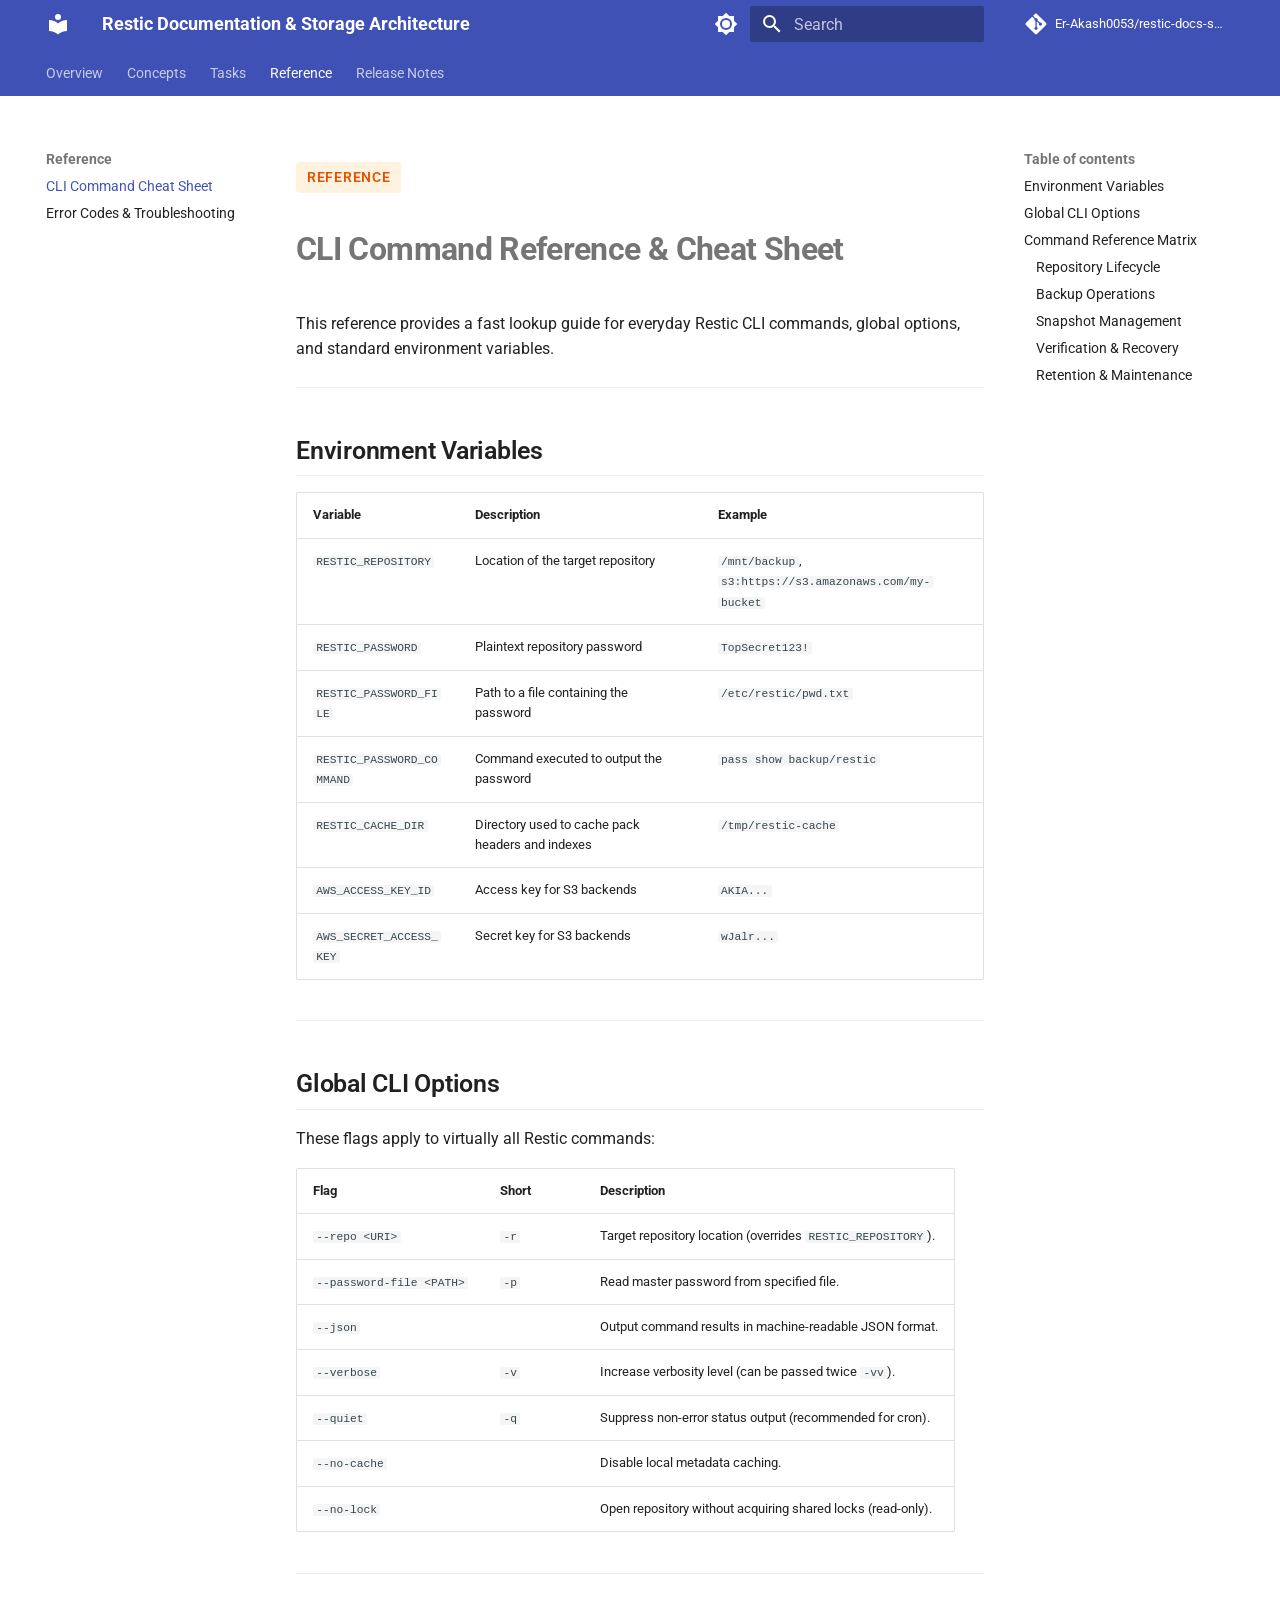
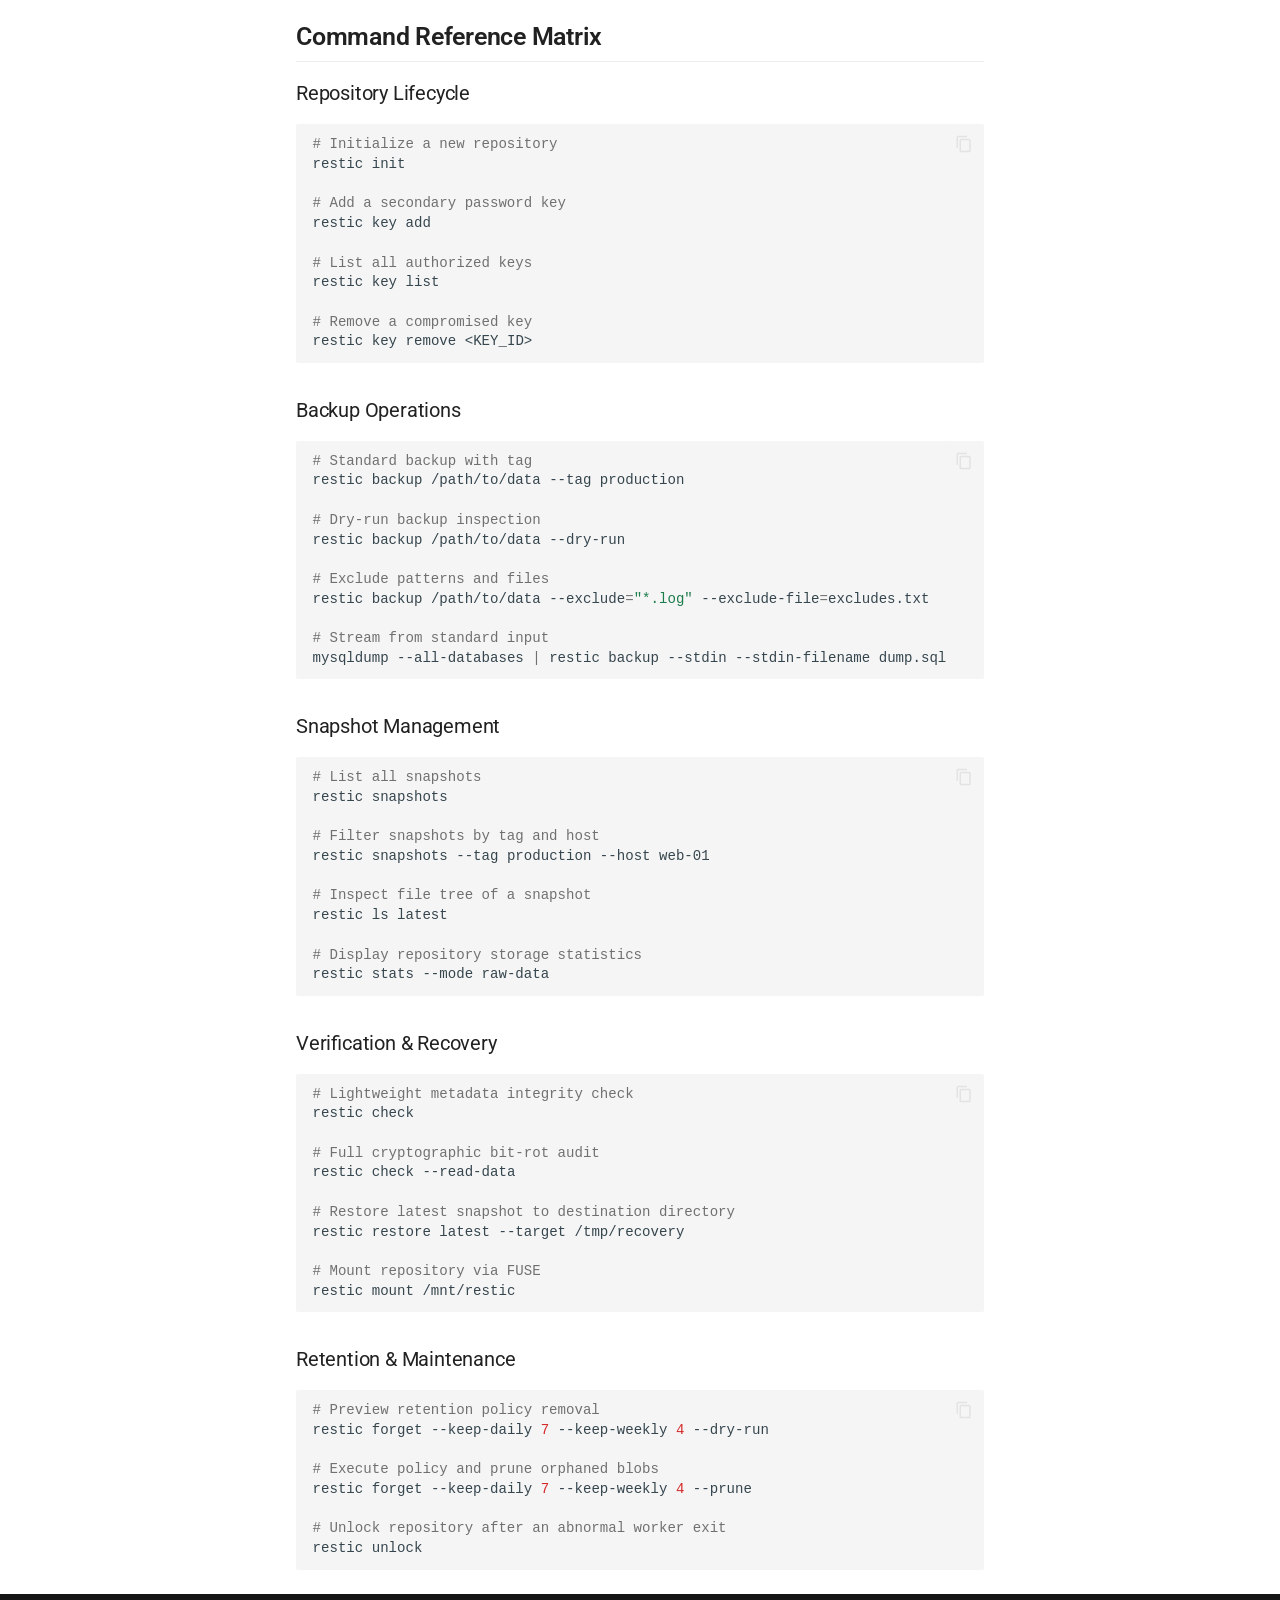
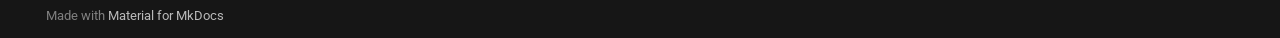
<file: reference/cli-cheat-sheet/index.html>
<!doctype html>
<html lang="en" class="no-js">
  <head>
    
      <meta charset="utf-8">
      <meta name="viewport" content="width=device-width,initial-scale=1">
      
        <meta name="description" content="Quick lookup cheat sheet of essential Restic commands, global flags, and environment variables.">
      
      
        <meta name="author" content="Portfolio Writing Sample">
      
      
        <link rel="canonical" href="https://Er-Akash0053.github.io/restic-docs-site/reference/cli-cheat-sheet/">
      
      
        <link rel="prev" href="../../tasks/prune-snapshots/">
      
      
        <link rel="next" href="../error-troubleshooting/">
      
      
        
      
      
      <link rel="icon" href="../../assets/images/favicon.png">
      <meta name="generator" content="mkdocs-1.6.1, mkdocs-material-9.8.0">
    
    
      
        <title>Restic CLI Command Reference & Cheat Sheet - Restic Documentation & Storage Architecture</title>
      
    
    
      <link rel="stylesheet" href="../../assets/stylesheets/main.57a0d79d.min.css">
      
        
        <link rel="stylesheet" href="../../assets/stylesheets/palette.fb2fffe2.min.css">
      
      


    
    
      
    
    
      
        
        
        <link rel="preconnect" href="https://fonts.gstatic.com" crossorigin>
        <link rel="stylesheet" href="https://fonts.googleapis.com/css?family=Roboto:300,300i,400,400i,700,700i%7CRoboto+Mono:400,400i,700,700i&display=fallback">
        <style>:root{--md-text-font:"Roboto";--md-code-font:"Roboto Mono"}</style>
      
    
    
      <link rel="stylesheet" href="../../assets/custom.css">
    
    <script>__md_scope=new URL("../..",location),__md_hash=e=>[...e].reduce(((e,_)=>(e<<5)-e+_.charCodeAt(0)),0),__md_get=(e,_=localStorage,t=__md_scope)=>JSON.parse(_.getItem(t.pathname+"."+e)),__md_set=(e,_,t=localStorage,a=__md_scope)=>{try{t.setItem(a.pathname+"."+e,JSON.stringify(_))}catch(e){}}</script>
    
      

    
    
  </head>
  
  
    
    
      
    
    
    
    
    <body dir="ltr" data-md-color-scheme="default" data-md-color-primary="indigo" data-md-color-accent="deep-purple">
  
    
    <input class="md-toggle" data-md-toggle="drawer" type="checkbox" id="__drawer" autocomplete="off">
    <input class="md-toggle" data-md-toggle="search" type="checkbox" id="__search" autocomplete="off">
    <label class="md-overlay" for="__drawer"></label>
    <div data-md-component="skip">
      
        
        <a href="#cli-command-reference-cheat-sheet" class="md-skip">
          Skip to content
        </a>
      
    </div>
    <div data-md-component="announce">
      
    </div>
    
    
      

<header class="md-header" data-md-component="header">
  <nav class="md-header__inner md-grid" aria-label="Header">
    <a href="../.." title="Restic Documentation &amp; Storage Architecture" class="md-header__button md-logo" aria-label="Restic Documentation & Storage Architecture" data-md-component="logo">
      
  
  <svg xmlns="http://www.w3.org/2000/svg" viewBox="0 0 24 24"><path d="M12 8a3 3 0 0 0 3-3 3 3 0 0 0-3-3 3 3 0 0 0-3 3 3 3 0 0 0 3 3m0 3.54C9.64 9.35 6.5 8 3 8v11c3.5 0 6.64 1.35 9 3.54 2.36-2.19 5.5-3.54 9-3.54V8c-3.5 0-6.64 1.35-9 3.54"/></svg>

    </a>
    <label class="md-header__button md-icon" for="__drawer">
      
      <svg xmlns="http://www.w3.org/2000/svg" viewBox="0 0 24 24"><path d="M3 6h18v2H3zm0 5h18v2H3zm0 5h18v2H3z"/></svg>
    </label>
    <div class="md-header__title" data-md-component="header-title">
      <div class="md-header__ellipsis">
        <div class="md-header__topic">
          <span class="md-ellipsis">
            Restic Documentation & Storage Architecture
          </span>
        </div>
        <div class="md-header__topic" data-md-component="header-topic">
          <span class="md-ellipsis">
            
              Restic CLI Command Reference & Cheat Sheet
            
          </span>
        </div>
      </div>
    </div>
    
      
        <form class="md-header__option" data-md-component="palette">
  
    
    
    
    <input class="md-option" data-md-color-media="" data-md-color-scheme="default" data-md-color-primary="indigo" data-md-color-accent="deep-purple"  aria-label="Switch to dark mode"  type="radio" name="__palette" id="__palette_0">
    
      <label class="md-header__button md-icon" title="Switch to dark mode" for="__palette_1" hidden>
        <svg xmlns="http://www.w3.org/2000/svg" viewBox="0 0 24 24"><path d="M12 8a4 4 0 0 0-4 4 4 4 0 0 0 4 4 4 4 0 0 0 4-4 4 4 0 0 0-4-4m0 10a6 6 0 0 1-6-6 6 6 0 0 1 6-6 6 6 0 0 1 6 6 6 6 0 0 1-6 6m8-9.31V4h-4.69L12 .69 8.69 4H4v4.69L.69 12 4 15.31V20h4.69L12 23.31 15.31 20H20v-4.69L23.31 12z"/></svg>
      </label>
    
  
    
    
    
    <input class="md-option" data-md-color-media="" data-md-color-scheme="slate" data-md-color-primary="indigo" data-md-color-accent="deep-purple"  aria-label="Switch to light mode"  type="radio" name="__palette" id="__palette_1">
    
      <label class="md-header__button md-icon" title="Switch to light mode" for="__palette_0" hidden>
        <svg xmlns="http://www.w3.org/2000/svg" viewBox="0 0 24 24"><path d="M12 18c-.89 0-1.74-.2-2.5-.55C11.56 16.5 13 14.42 13 12s-1.44-4.5-3.5-5.45C10.26 6.2 11.11 6 12 6a6 6 0 0 1 6 6 6 6 0 0 1-6 6m8-9.31V4h-4.69L12 .69 8.69 4H4v4.69L.69 12 4 15.31V20h4.69L12 23.31 15.31 20H20v-4.69L23.31 12z"/></svg>
      </label>
    
  
</form>
      
    
    
      <script>var palette=__md_get("__palette");if(palette&&palette.color){if("(prefers-color-scheme)"===palette.color.media){var media=matchMedia("(prefers-color-scheme: light)"),input=document.querySelector(media.matches?"[data-md-color-media='(prefers-color-scheme: light)']":"[data-md-color-media='(prefers-color-scheme: dark)']");palette.color.media=input.getAttribute("data-md-color-media"),palette.color.scheme=input.getAttribute("data-md-color-scheme"),palette.color.primary=input.getAttribute("data-md-color-primary"),palette.color.accent=input.getAttribute("data-md-color-accent")}for(var[key,value]of Object.entries(palette.color))document.body.setAttribute("data-md-color-"+key,value)}</script>
    
    
    
      
      
        <label class="md-header__button md-icon" for="__search">
          
          <svg xmlns="http://www.w3.org/2000/svg" viewBox="0 0 24 24"><path d="M9.5 3A6.5 6.5 0 0 1 16 9.5c0 1.61-.59 3.09-1.56 4.23l.27.27h.79l5 5-1.5 1.5-5-5v-.79l-.27-.27A6.52 6.52 0 0 1 9.5 16 6.5 6.5 0 0 1 3 9.5 6.5 6.5 0 0 1 9.5 3m0 2C7 5 5 7 5 9.5S7 14 9.5 14 14 12 14 9.5 12 5 9.5 5"/></svg>
        </label>
        <div class="md-search" data-md-component="search" role="dialog">
  <label class="md-search__overlay" for="__search"></label>
  <div class="md-search__inner" role="search">
    <form class="md-search__form" name="search">
      <input type="text" class="md-search__input" name="query" aria-label="Search" placeholder="Search" autocapitalize="off" autocorrect="off" autocomplete="off" spellcheck="false" data-md-component="search-query" required>
      <label class="md-search__icon md-icon" for="__search">
        
        <svg xmlns="http://www.w3.org/2000/svg" viewBox="0 0 24 24"><path d="M9.5 3A6.5 6.5 0 0 1 16 9.5c0 1.61-.59 3.09-1.56 4.23l.27.27h.79l5 5-1.5 1.5-5-5v-.79l-.27-.27A6.52 6.52 0 0 1 9.5 16 6.5 6.5 0 0 1 3 9.5 6.5 6.5 0 0 1 9.5 3m0 2C7 5 5 7 5 9.5S7 14 9.5 14 14 12 14 9.5 12 5 9.5 5"/></svg>
        
        <svg xmlns="http://www.w3.org/2000/svg" viewBox="0 0 24 24"><path d="M20 11v2H8l5.5 5.5-1.42 1.42L4.16 12l7.92-7.92L13.5 5.5 8 11z"/></svg>
      </label>
      <nav class="md-search__options" aria-label="Search">
        
        <button type="reset" class="md-search__icon md-icon" title="Clear" aria-label="Clear" tabindex="-1">
          
          <svg xmlns="http://www.w3.org/2000/svg" viewBox="0 0 24 24"><path d="M19 6.41 17.59 5 12 10.59 6.41 5 5 6.41 10.59 12 5 17.59 6.41 19 12 13.41 17.59 19 19 17.59 13.41 12z"/></svg>
        </button>
      </nav>
      
        <div class="md-search__suggest" data-md-component="search-suggest"></div>
      
    </form>
    <div class="md-search__output">
      <div class="md-search__scrollwrap" tabindex="0" data-md-scrollfix>
        <div class="md-search-result" data-md-component="search-result">
          <div class="md-search-result__meta">
            Initializing search
          </div>
          <ol class="md-search-result__list" role="presentation"></ol>
        </div>
      </div>
    </div>
  </div>
</div>
      
    
    
      <div class="md-header__source">
        <a href="https://github.com/Er-Akash0053/restic-docs-site" title="Go to repository" class="md-source" data-md-component="source">
  <div class="md-source__icon md-icon">
    
    <svg xmlns="http://www.w3.org/2000/svg" viewBox="0 0 448 512"><!--! Font Awesome Free 7.1.0 by @fontawesome - https://fontawesome.com License - https://fontawesome.com/license/free (Icons: CC BY 4.0, Fonts: SIL OFL 1.1, Code: MIT License) Copyright 2025 Fonticons, Inc.--><path d="M439.6 236.1 244 40.5c-5.4-5.5-12.8-8.5-20.4-8.5s-15 3-20.4 8.4L162.5 81l51.5 51.5c27.1-9.1 52.7 16.8 43.4 43.7l49.7 49.7c34.2-11.8 61.2 31 35.5 56.7-26.5 26.5-70.2-2.9-56-37.3L240.3 199v121.9c25.3 12.5 22.3 41.8 9.1 55-6.4 6.4-15.2 10.1-24.3 10.1s-17.8-3.6-24.3-10.1c-17.6-17.6-11.1-46.9 11.2-56v-123c-20.8-8.5-24.6-30.7-18.6-45L142.6 101 8.5 235.1C3 240.6 0 247.9 0 255.5s3 15 8.5 20.4l195.6 195.7c5.4 5.4 12.7 8.4 20.4 8.4s15-3 20.4-8.4l194.7-194.7c5.4-5.4 8.4-12.8 8.4-20.4s-3-15-8.4-20.4"/></svg>
  </div>
  <div class="md-source__repository">
    Er-Akash0053/restic-docs-site
  </div>
</a>
      </div>
    
  </nav>
  
</header>
    
    <div class="md-container" data-md-component="container">
      
      
        
          
            
<nav class="md-tabs" aria-label="Tabs" data-md-component="tabs">
  <div class="md-grid">
    <ul class="md-tabs__list">
      
        
  
  
  
  
    <li class="md-tabs__item">
      <a href="../.." class="md-tabs__link">
        
  
  
    
  
  Overview

      </a>
    </li>
  

      
        
  
  
  
  
    
    
      <li class="md-tabs__item">
        <a href="../../concepts/architecture/" class="md-tabs__link">
          
  
  
  Concepts

        </a>
      </li>
    
  

      
        
  
  
  
  
    
    
      <li class="md-tabs__item">
        <a href="../../tasks/initialize-repository/" class="md-tabs__link">
          
  
  
  Tasks

        </a>
      </li>
    
  

      
        
  
  
  
    
  
  
    
    
      <li class="md-tabs__item md-tabs__item--active">
        <a href="./" class="md-tabs__link">
          
  
  
  Reference

        </a>
      </li>
    
  

      
        
  
  
  
  
    
    
      <li class="md-tabs__item">
        <a href="../../release-notes/v0-17-0/" class="md-tabs__link">
          
  
  
  Release Notes

        </a>
      </li>
    
  

      
    </ul>
  </div>
</nav>
          
        
      
      <main class="md-main" data-md-component="main">
        <div class="md-main__inner md-grid">
          
            
              
              <div class="md-sidebar md-sidebar--primary" data-md-component="sidebar" data-md-type="navigation" >
                <div class="md-sidebar__scrollwrap">
                  <div class="md-sidebar__inner">
                    


  


<nav class="md-nav md-nav--primary md-nav--lifted" aria-label="Navigation" data-md-level="0">
  <label class="md-nav__title" for="__drawer">
    <a href="../.." title="Restic Documentation &amp; Storage Architecture" class="md-nav__button md-logo" aria-label="Restic Documentation & Storage Architecture" data-md-component="logo">
      
  
  <svg xmlns="http://www.w3.org/2000/svg" viewBox="0 0 24 24"><path d="M12 8a3 3 0 0 0 3-3 3 3 0 0 0-3-3 3 3 0 0 0-3 3 3 3 0 0 0 3 3m0 3.54C9.64 9.35 6.5 8 3 8v11c3.5 0 6.64 1.35 9 3.54 2.36-2.19 5.5-3.54 9-3.54V8c-3.5 0-6.64 1.35-9 3.54"/></svg>

    </a>
    Restic Documentation & Storage Architecture
  </label>
  
    <div class="md-nav__source">
      <a href="https://github.com/Er-Akash0053/restic-docs-site" title="Go to repository" class="md-source" data-md-component="source">
  <div class="md-source__icon md-icon">
    
    <svg xmlns="http://www.w3.org/2000/svg" viewBox="0 0 448 512"><!--! Font Awesome Free 7.1.0 by @fontawesome - https://fontawesome.com License - https://fontawesome.com/license/free (Icons: CC BY 4.0, Fonts: SIL OFL 1.1, Code: MIT License) Copyright 2025 Fonticons, Inc.--><path d="M439.6 236.1 244 40.5c-5.4-5.5-12.8-8.5-20.4-8.5s-15 3-20.4 8.4L162.5 81l51.5 51.5c27.1-9.1 52.7 16.8 43.4 43.7l49.7 49.7c34.2-11.8 61.2 31 35.5 56.7-26.5 26.5-70.2-2.9-56-37.3L240.3 199v121.9c25.3 12.5 22.3 41.8 9.1 55-6.4 6.4-15.2 10.1-24.3 10.1s-17.8-3.6-24.3-10.1c-17.6-17.6-11.1-46.9 11.2-56v-123c-20.8-8.5-24.6-30.7-18.6-45L142.6 101 8.5 235.1C3 240.6 0 247.9 0 255.5s3 15 8.5 20.4l195.6 195.7c5.4 5.4 12.7 8.4 20.4 8.4s15-3 20.4-8.4l194.7-194.7c5.4-5.4 8.4-12.8 8.4-20.4s-3-15-8.4-20.4"/></svg>
  </div>
  <div class="md-source__repository">
    Er-Akash0053/restic-docs-site
  </div>
</a>
    </div>
  
  <ul class="md-nav__list" data-md-scrollfix>
    
      
      
  
  
  
  
    <li class="md-nav__item">
      <a href="../.." class="md-nav__link">
        
  
  
  <span class="md-ellipsis">
    
  
    Overview
  

    
  </span>
  
  

      </a>
    </li>
  

    
      
      
  
  
  
  
    
    
    
    
      
      
        
      
    
    
    <li class="md-nav__item md-nav__item--nested">
      
        
        
        <input class="md-nav__toggle md-toggle " type="checkbox" id="__nav_2" >
        
          
          <label class="md-nav__link" for="__nav_2" id="__nav_2_label" tabindex="0">
            
  
  
  <span class="md-ellipsis">
    
  
    Concepts
  

    
  </span>
  
  

            <span class="md-nav__icon md-icon"></span>
          </label>
        
        <nav class="md-nav" data-md-level="1" aria-labelledby="__nav_2_label" aria-expanded="false">
          <label class="md-nav__title" for="__nav_2">
            <span class="md-nav__icon md-icon"></span>
            
  
    Concepts
  

          </label>
          <ul class="md-nav__list" data-md-scrollfix>
            
              
                
  
  
  
  
    <li class="md-nav__item">
      <a href="../../concepts/architecture/" class="md-nav__link">
        
  
  
  <span class="md-ellipsis">
    
  
    Repository Architecture
  

    
  </span>
  
  

      </a>
    </li>
  

              
            
              
                
  
  
  
  
    <li class="md-nav__item">
      <a href="../../concepts/deduplication/" class="md-nav__link">
        
  
  
  <span class="md-ellipsis">
    
  
    Deduplication Mechanics
  

    
  </span>
  
  

      </a>
    </li>
  

              
            
              
                
  
  
  
  
    <li class="md-nav__item">
      <a href="../../concepts/retention-and-pruning/" class="md-nav__link">
        
  
  
  <span class="md-ellipsis">
    
  
    Retention & Pruning Lifecycle
  

    
  </span>
  
  

      </a>
    </li>
  

              
            
          </ul>
        </nav>
      
    </li>
  

    
      
      
  
  
  
  
    
    
    
    
      
      
        
      
    
    
    <li class="md-nav__item md-nav__item--nested">
      
        
        
        <input class="md-nav__toggle md-toggle " type="checkbox" id="__nav_3" >
        
          
          <label class="md-nav__link" for="__nav_3" id="__nav_3_label" tabindex="0">
            
  
  
  <span class="md-ellipsis">
    
  
    Tasks
  

    
  </span>
  
  

            <span class="md-nav__icon md-icon"></span>
          </label>
        
        <nav class="md-nav" data-md-level="1" aria-labelledby="__nav_3_label" aria-expanded="false">
          <label class="md-nav__title" for="__nav_3">
            <span class="md-nav__icon md-icon"></span>
            
  
    Tasks
  

          </label>
          <ul class="md-nav__list" data-md-scrollfix>
            
              
                
  
  
  
  
    <li class="md-nav__item">
      <a href="../../tasks/initialize-repository/" class="md-nav__link">
        
  
  
  <span class="md-ellipsis">
    
  
    Initialize a Repository
  

    
  </span>
  
  

      </a>
    </li>
  

              
            
              
                
  
  
  
  
    <li class="md-nav__item">
      <a href="../../tasks/create-backups/" class="md-nav__link">
        
  
  
  <span class="md-ellipsis">
    
  
    Create Backups
  

    
  </span>
  
  

      </a>
    </li>
  

              
            
              
                
  
  
  
  
    <li class="md-nav__item">
      <a href="../../tasks/verify-integrity/" class="md-nav__link">
        
  
  
  <span class="md-ellipsis">
    
  
    Verify Repository Integrity
  

    
  </span>
  
  

      </a>
    </li>
  

              
            
              
                
  
  
  
  
    <li class="md-nav__item">
      <a href="../../tasks/restore-data/" class="md-nav__link">
        
  
  
  <span class="md-ellipsis">
    
  
    Restore Data
  

    
  </span>
  
  

      </a>
    </li>
  

              
            
              
                
  
  
  
  
    <li class="md-nav__item">
      <a href="../../tasks/prune-snapshots/" class="md-nav__link">
        
  
  
  <span class="md-ellipsis">
    
  
    Prune & Enforce Retention
  

    
  </span>
  
  

      </a>
    </li>
  

              
            
          </ul>
        </nav>
      
    </li>
  

    
      
      
  
  
    
  
  
  
    
    
    
    
      
        
        
      
      
        
      
    
    
    <li class="md-nav__item md-nav__item--active md-nav__item--section md-nav__item--nested">
      
        
        
        <input class="md-nav__toggle md-toggle " type="checkbox" id="__nav_4" checked>
        
          
          <label class="md-nav__link" for="__nav_4" id="__nav_4_label" tabindex="">
            
  
  
  <span class="md-ellipsis">
    
  
    Reference
  

    
  </span>
  
  

            <span class="md-nav__icon md-icon"></span>
          </label>
        
        <nav class="md-nav" data-md-level="1" aria-labelledby="__nav_4_label" aria-expanded="true">
          <label class="md-nav__title" for="__nav_4">
            <span class="md-nav__icon md-icon"></span>
            
  
    Reference
  

          </label>
          <ul class="md-nav__list" data-md-scrollfix>
            
              
                
  
  
    
  
  
  
    <li class="md-nav__item md-nav__item--active">
      
      <input class="md-nav__toggle md-toggle" type="checkbox" id="__toc">
      
      
        
      
      
        <label class="md-nav__link md-nav__link--active" for="__toc">
          
  
  
  <span class="md-ellipsis">
    
  
    CLI Command Cheat Sheet
  

    
  </span>
  
  

          <span class="md-nav__icon md-icon"></span>
        </label>
      
      <a href="./" class="md-nav__link md-nav__link--active">
        
  
  
  <span class="md-ellipsis">
    
  
    CLI Command Cheat Sheet
  

    
  </span>
  
  

      </a>
      
        

<nav class="md-nav md-nav--secondary" aria-label="Table of contents">
  
  
  
    
  
  
    <label class="md-nav__title" for="__toc">
      <span class="md-nav__icon md-icon"></span>
      Table of contents
    </label>
    <ul class="md-nav__list" data-md-component="toc" data-md-scrollfix>
      
        <li class="md-nav__item">
  <a href="#environment-variables" class="md-nav__link">
    <span class="md-ellipsis">
      
        Environment Variables
      
    </span>
  </a>
  
</li>
      
        <li class="md-nav__item">
  <a href="#global-cli-options" class="md-nav__link">
    <span class="md-ellipsis">
      
        Global CLI Options
      
    </span>
  </a>
  
</li>
      
        <li class="md-nav__item">
  <a href="#command-reference-matrix" class="md-nav__link">
    <span class="md-ellipsis">
      
        Command Reference Matrix
      
    </span>
  </a>
  
    <nav class="md-nav" aria-label="Command Reference Matrix">
      <ul class="md-nav__list">
        
          <li class="md-nav__item">
  <a href="#repository-lifecycle" class="md-nav__link">
    <span class="md-ellipsis">
      
        Repository Lifecycle
      
    </span>
  </a>
  
</li>
        
          <li class="md-nav__item">
  <a href="#backup-operations" class="md-nav__link">
    <span class="md-ellipsis">
      
        Backup Operations
      
    </span>
  </a>
  
</li>
        
          <li class="md-nav__item">
  <a href="#snapshot-management" class="md-nav__link">
    <span class="md-ellipsis">
      
        Snapshot Management
      
    </span>
  </a>
  
</li>
        
          <li class="md-nav__item">
  <a href="#verification-recovery" class="md-nav__link">
    <span class="md-ellipsis">
      
        Verification &amp; Recovery
      
    </span>
  </a>
  
</li>
        
          <li class="md-nav__item">
  <a href="#retention-maintenance" class="md-nav__link">
    <span class="md-ellipsis">
      
        Retention &amp; Maintenance
      
    </span>
  </a>
  
</li>
        
      </ul>
    </nav>
  
</li>
      
    </ul>
  
</nav>
      
    </li>
  

              
            
              
                
  
  
  
  
    <li class="md-nav__item">
      <a href="../error-troubleshooting/" class="md-nav__link">
        
  
  
  <span class="md-ellipsis">
    
  
    Error Codes & Troubleshooting
  

    
  </span>
  
  

      </a>
    </li>
  

              
            
          </ul>
        </nav>
      
    </li>
  

    
      
      
  
  
  
  
    
    
    
    
      
      
        
      
    
    
    <li class="md-nav__item md-nav__item--nested">
      
        
        
        <input class="md-nav__toggle md-toggle " type="checkbox" id="__nav_5" >
        
          
          <label class="md-nav__link" for="__nav_5" id="__nav_5_label" tabindex="0">
            
  
  
  <span class="md-ellipsis">
    
  
    Release Notes
  

    
  </span>
  
  

            <span class="md-nav__icon md-icon"></span>
          </label>
        
        <nav class="md-nav" data-md-level="1" aria-labelledby="__nav_5_label" aria-expanded="false">
          <label class="md-nav__title" for="__nav_5">
            <span class="md-nav__icon md-icon"></span>
            
  
    Release Notes
  

          </label>
          <ul class="md-nav__list" data-md-scrollfix>
            
              
                
  
  
  
  
    <li class="md-nav__item">
      <a href="../../release-notes/v0-17-0/" class="md-nav__link">
        
  
  
  <span class="md-ellipsis">
    
  
    v0.17.0 Release Notes
  

    
  </span>
  
  

      </a>
    </li>
  

              
            
          </ul>
        </nav>
      
    </li>
  

    
  </ul>
</nav>
                  </div>
                </div>
              </div>
            
            
              
              <div class="md-sidebar md-sidebar--secondary" data-md-component="sidebar" data-md-type="toc" >
                <div class="md-sidebar__scrollwrap">
                  <div class="md-sidebar__inner">
                    

<nav class="md-nav md-nav--secondary" aria-label="Table of contents">
  
  
  
    
  
  
    <label class="md-nav__title" for="__toc">
      <span class="md-nav__icon md-icon"></span>
      Table of contents
    </label>
    <ul class="md-nav__list" data-md-component="toc" data-md-scrollfix>
      
        <li class="md-nav__item">
  <a href="#environment-variables" class="md-nav__link">
    <span class="md-ellipsis">
      
        Environment Variables
      
    </span>
  </a>
  
</li>
      
        <li class="md-nav__item">
  <a href="#global-cli-options" class="md-nav__link">
    <span class="md-ellipsis">
      
        Global CLI Options
      
    </span>
  </a>
  
</li>
      
        <li class="md-nav__item">
  <a href="#command-reference-matrix" class="md-nav__link">
    <span class="md-ellipsis">
      
        Command Reference Matrix
      
    </span>
  </a>
  
    <nav class="md-nav" aria-label="Command Reference Matrix">
      <ul class="md-nav__list">
        
          <li class="md-nav__item">
  <a href="#repository-lifecycle" class="md-nav__link">
    <span class="md-ellipsis">
      
        Repository Lifecycle
      
    </span>
  </a>
  
</li>
        
          <li class="md-nav__item">
  <a href="#backup-operations" class="md-nav__link">
    <span class="md-ellipsis">
      
        Backup Operations
      
    </span>
  </a>
  
</li>
        
          <li class="md-nav__item">
  <a href="#snapshot-management" class="md-nav__link">
    <span class="md-ellipsis">
      
        Snapshot Management
      
    </span>
  </a>
  
</li>
        
          <li class="md-nav__item">
  <a href="#verification-recovery" class="md-nav__link">
    <span class="md-ellipsis">
      
        Verification &amp; Recovery
      
    </span>
  </a>
  
</li>
        
          <li class="md-nav__item">
  <a href="#retention-maintenance" class="md-nav__link">
    <span class="md-ellipsis">
      
        Retention &amp; Maintenance
      
    </span>
  </a>
  
</li>
        
      </ul>
    </nav>
  
</li>
      
    </ul>
  
</nav>
                  </div>
                </div>
              </div>
            
          
          
            <div class="md-content" data-md-component="content">
              
              <article class="md-content__inner md-typeset">
                
                  


  
  


<p><span class="topic-badge badge-reference">Reference</span></p>
<h1 id="cli-command-reference-cheat-sheet">CLI Command Reference &amp; Cheat Sheet<a class="headerlink" href="#cli-command-reference-cheat-sheet" title="Permanent link">&para;</a></h1>
<p>This reference provides a fast lookup guide for everyday Restic CLI commands, global options, and standard environment variables.</p>
<hr />
<h2 id="environment-variables">Environment Variables<a class="headerlink" href="#environment-variables" title="Permanent link">&para;</a></h2>
<table>
<thead>
<tr>
<th style="text-align: left;">Variable</th>
<th style="text-align: left;">Description</th>
<th style="text-align: left;">Example</th>
</tr>
</thead>
<tbody>
<tr>
<td style="text-align: left;"><code>RESTIC_REPOSITORY</code></td>
<td style="text-align: left;">Location of the target repository</td>
<td style="text-align: left;"><code>/mnt/backup</code>, <code>s3:https://s3.amazonaws.com/my-bucket</code></td>
</tr>
<tr>
<td style="text-align: left;"><code>RESTIC_PASSWORD</code></td>
<td style="text-align: left;">Plaintext repository password</td>
<td style="text-align: left;"><code>TopSecret123!</code></td>
</tr>
<tr>
<td style="text-align: left;"><code>RESTIC_PASSWORD_FILE</code></td>
<td style="text-align: left;">Path to a file containing the password</td>
<td style="text-align: left;"><code>/etc/restic/pwd.txt</code></td>
</tr>
<tr>
<td style="text-align: left;"><code>RESTIC_PASSWORD_COMMAND</code></td>
<td style="text-align: left;">Command executed to output the password</td>
<td style="text-align: left;"><code>pass show backup/restic</code></td>
</tr>
<tr>
<td style="text-align: left;"><code>RESTIC_CACHE_DIR</code></td>
<td style="text-align: left;">Directory used to cache pack headers and indexes</td>
<td style="text-align: left;"><code>/tmp/restic-cache</code></td>
</tr>
<tr>
<td style="text-align: left;"><code>AWS_ACCESS_KEY_ID</code></td>
<td style="text-align: left;">Access key for S3 backends</td>
<td style="text-align: left;"><code>AKIA...</code></td>
</tr>
<tr>
<td style="text-align: left;"><code>AWS_SECRET_ACCESS_KEY</code></td>
<td style="text-align: left;">Secret key for S3 backends</td>
<td style="text-align: left;"><code>wJalr...</code></td>
</tr>
</tbody>
</table>
<hr />
<h2 id="global-cli-options">Global CLI Options<a class="headerlink" href="#global-cli-options" title="Permanent link">&para;</a></h2>
<p>These flags apply to virtually all Restic commands:</p>
<table>
<thead>
<tr>
<th style="text-align: left;">Flag</th>
<th style="text-align: left;">Short</th>
<th style="text-align: left;">Description</th>
</tr>
</thead>
<tbody>
<tr>
<td style="text-align: left;"><code>--repo &lt;URI&gt;</code></td>
<td style="text-align: left;"><code>-r</code></td>
<td style="text-align: left;">Target repository location (overrides <code>RESTIC_REPOSITORY</code>).</td>
</tr>
<tr>
<td style="text-align: left;"><code>--password-file &lt;PATH&gt;</code></td>
<td style="text-align: left;"><code>-p</code></td>
<td style="text-align: left;">Read master password from specified file.</td>
</tr>
<tr>
<td style="text-align: left;"><code>--json</code></td>
<td style="text-align: left;"></td>
<td style="text-align: left;">Output command results in machine-readable JSON format.</td>
</tr>
<tr>
<td style="text-align: left;"><code>--verbose</code></td>
<td style="text-align: left;"><code>-v</code></td>
<td style="text-align: left;">Increase verbosity level (can be passed twice <code>-vv</code>).</td>
</tr>
<tr>
<td style="text-align: left;"><code>--quiet</code></td>
<td style="text-align: left;"><code>-q</code></td>
<td style="text-align: left;">Suppress non-error status output (recommended for cron).</td>
</tr>
<tr>
<td style="text-align: left;"><code>--no-cache</code></td>
<td style="text-align: left;"></td>
<td style="text-align: left;">Disable local metadata caching.</td>
</tr>
<tr>
<td style="text-align: left;"><code>--no-lock</code></td>
<td style="text-align: left;"></td>
<td style="text-align: left;">Open repository without acquiring shared locks (read-only).</td>
</tr>
</tbody>
</table>
<hr />
<h2 id="command-reference-matrix">Command Reference Matrix<a class="headerlink" href="#command-reference-matrix" title="Permanent link">&para;</a></h2>
<h3 id="repository-lifecycle">Repository Lifecycle<a class="headerlink" href="#repository-lifecycle" title="Permanent link">&para;</a></h3>
<div class="language-bash highlight"><pre><span></span><code><span id="__span-0-1"><a id="__codelineno-0-1" name="__codelineno-0-1" href="#__codelineno-0-1"></a><span class="c1"># Initialize a new repository</span>
</span><span id="__span-0-2"><a id="__codelineno-0-2" name="__codelineno-0-2" href="#__codelineno-0-2"></a>restic<span class="w"> </span>init
</span><span id="__span-0-3"><a id="__codelineno-0-3" name="__codelineno-0-3" href="#__codelineno-0-3"></a>
</span><span id="__span-0-4"><a id="__codelineno-0-4" name="__codelineno-0-4" href="#__codelineno-0-4"></a><span class="c1"># Add a secondary password key</span>
</span><span id="__span-0-5"><a id="__codelineno-0-5" name="__codelineno-0-5" href="#__codelineno-0-5"></a>restic<span class="w"> </span>key<span class="w"> </span>add
</span><span id="__span-0-6"><a id="__codelineno-0-6" name="__codelineno-0-6" href="#__codelineno-0-6"></a>
</span><span id="__span-0-7"><a id="__codelineno-0-7" name="__codelineno-0-7" href="#__codelineno-0-7"></a><span class="c1"># List all authorized keys</span>
</span><span id="__span-0-8"><a id="__codelineno-0-8" name="__codelineno-0-8" href="#__codelineno-0-8"></a>restic<span class="w"> </span>key<span class="w"> </span>list
</span><span id="__span-0-9"><a id="__codelineno-0-9" name="__codelineno-0-9" href="#__codelineno-0-9"></a>
</span><span id="__span-0-10"><a id="__codelineno-0-10" name="__codelineno-0-10" href="#__codelineno-0-10"></a><span class="c1"># Remove a compromised key</span>
</span><span id="__span-0-11"><a id="__codelineno-0-11" name="__codelineno-0-11" href="#__codelineno-0-11"></a>restic<span class="w"> </span>key<span class="w"> </span>remove<span class="w"> </span>&lt;KEY_ID&gt;
</span></code></pre></div>
<h3 id="backup-operations">Backup Operations<a class="headerlink" href="#backup-operations" title="Permanent link">&para;</a></h3>
<div class="language-bash highlight"><pre><span></span><code><span id="__span-1-1"><a id="__codelineno-1-1" name="__codelineno-1-1" href="#__codelineno-1-1"></a><span class="c1"># Standard backup with tag</span>
</span><span id="__span-1-2"><a id="__codelineno-1-2" name="__codelineno-1-2" href="#__codelineno-1-2"></a>restic<span class="w"> </span>backup<span class="w"> </span>/path/to/data<span class="w"> </span>--tag<span class="w"> </span>production
</span><span id="__span-1-3"><a id="__codelineno-1-3" name="__codelineno-1-3" href="#__codelineno-1-3"></a>
</span><span id="__span-1-4"><a id="__codelineno-1-4" name="__codelineno-1-4" href="#__codelineno-1-4"></a><span class="c1"># Dry-run backup inspection</span>
</span><span id="__span-1-5"><a id="__codelineno-1-5" name="__codelineno-1-5" href="#__codelineno-1-5"></a>restic<span class="w"> </span>backup<span class="w"> </span>/path/to/data<span class="w"> </span>--dry-run
</span><span id="__span-1-6"><a id="__codelineno-1-6" name="__codelineno-1-6" href="#__codelineno-1-6"></a>
</span><span id="__span-1-7"><a id="__codelineno-1-7" name="__codelineno-1-7" href="#__codelineno-1-7"></a><span class="c1"># Exclude patterns and files</span>
</span><span id="__span-1-8"><a id="__codelineno-1-8" name="__codelineno-1-8" href="#__codelineno-1-8"></a>restic<span class="w"> </span>backup<span class="w"> </span>/path/to/data<span class="w"> </span>--exclude<span class="o">=</span><span class="s2">"*.log"</span><span class="w"> </span>--exclude-file<span class="o">=</span>excludes.txt
</span><span id="__span-1-9"><a id="__codelineno-1-9" name="__codelineno-1-9" href="#__codelineno-1-9"></a>
</span><span id="__span-1-10"><a id="__codelineno-1-10" name="__codelineno-1-10" href="#__codelineno-1-10"></a><span class="c1"># Stream from standard input</span>
</span><span id="__span-1-11"><a id="__codelineno-1-11" name="__codelineno-1-11" href="#__codelineno-1-11"></a>mysqldump<span class="w"> </span>--all-databases<span class="w"> </span><span class="p">|</span><span class="w"> </span>restic<span class="w"> </span>backup<span class="w"> </span>--stdin<span class="w"> </span>--stdin-filename<span class="w"> </span>dump.sql
</span></code></pre></div>
<h3 id="snapshot-management">Snapshot Management<a class="headerlink" href="#snapshot-management" title="Permanent link">&para;</a></h3>
<div class="language-bash highlight"><pre><span></span><code><span id="__span-2-1"><a id="__codelineno-2-1" name="__codelineno-2-1" href="#__codelineno-2-1"></a><span class="c1"># List all snapshots</span>
</span><span id="__span-2-2"><a id="__codelineno-2-2" name="__codelineno-2-2" href="#__codelineno-2-2"></a>restic<span class="w"> </span>snapshots
</span><span id="__span-2-3"><a id="__codelineno-2-3" name="__codelineno-2-3" href="#__codelineno-2-3"></a>
</span><span id="__span-2-4"><a id="__codelineno-2-4" name="__codelineno-2-4" href="#__codelineno-2-4"></a><span class="c1"># Filter snapshots by tag and host</span>
</span><span id="__span-2-5"><a id="__codelineno-2-5" name="__codelineno-2-5" href="#__codelineno-2-5"></a>restic<span class="w"> </span>snapshots<span class="w"> </span>--tag<span class="w"> </span>production<span class="w"> </span>--host<span class="w"> </span>web-01
</span><span id="__span-2-6"><a id="__codelineno-2-6" name="__codelineno-2-6" href="#__codelineno-2-6"></a>
</span><span id="__span-2-7"><a id="__codelineno-2-7" name="__codelineno-2-7" href="#__codelineno-2-7"></a><span class="c1"># Inspect file tree of a snapshot</span>
</span><span id="__span-2-8"><a id="__codelineno-2-8" name="__codelineno-2-8" href="#__codelineno-2-8"></a>restic<span class="w"> </span>ls<span class="w"> </span>latest
</span><span id="__span-2-9"><a id="__codelineno-2-9" name="__codelineno-2-9" href="#__codelineno-2-9"></a>
</span><span id="__span-2-10"><a id="__codelineno-2-10" name="__codelineno-2-10" href="#__codelineno-2-10"></a><span class="c1"># Display repository storage statistics</span>
</span><span id="__span-2-11"><a id="__codelineno-2-11" name="__codelineno-2-11" href="#__codelineno-2-11"></a>restic<span class="w"> </span>stats<span class="w"> </span>--mode<span class="w"> </span>raw-data
</span></code></pre></div>
<h3 id="verification-recovery">Verification &amp; Recovery<a class="headerlink" href="#verification-recovery" title="Permanent link">&para;</a></h3>
<div class="language-bash highlight"><pre><span></span><code><span id="__span-3-1"><a id="__codelineno-3-1" name="__codelineno-3-1" href="#__codelineno-3-1"></a><span class="c1"># Lightweight metadata integrity check</span>
</span><span id="__span-3-2"><a id="__codelineno-3-2" name="__codelineno-3-2" href="#__codelineno-3-2"></a>restic<span class="w"> </span>check
</span><span id="__span-3-3"><a id="__codelineno-3-3" name="__codelineno-3-3" href="#__codelineno-3-3"></a>
</span><span id="__span-3-4"><a id="__codelineno-3-4" name="__codelineno-3-4" href="#__codelineno-3-4"></a><span class="c1"># Full cryptographic bit-rot audit</span>
</span><span id="__span-3-5"><a id="__codelineno-3-5" name="__codelineno-3-5" href="#__codelineno-3-5"></a>restic<span class="w"> </span>check<span class="w"> </span>--read-data
</span><span id="__span-3-6"><a id="__codelineno-3-6" name="__codelineno-3-6" href="#__codelineno-3-6"></a>
</span><span id="__span-3-7"><a id="__codelineno-3-7" name="__codelineno-3-7" href="#__codelineno-3-7"></a><span class="c1"># Restore latest snapshot to destination directory</span>
</span><span id="__span-3-8"><a id="__codelineno-3-8" name="__codelineno-3-8" href="#__codelineno-3-8"></a>restic<span class="w"> </span>restore<span class="w"> </span>latest<span class="w"> </span>--target<span class="w"> </span>/tmp/recovery
</span><span id="__span-3-9"><a id="__codelineno-3-9" name="__codelineno-3-9" href="#__codelineno-3-9"></a>
</span><span id="__span-3-10"><a id="__codelineno-3-10" name="__codelineno-3-10" href="#__codelineno-3-10"></a><span class="c1"># Mount repository via FUSE</span>
</span><span id="__span-3-11"><a id="__codelineno-3-11" name="__codelineno-3-11" href="#__codelineno-3-11"></a>restic<span class="w"> </span>mount<span class="w"> </span>/mnt/restic
</span></code></pre></div>
<h3 id="retention-maintenance">Retention &amp; Maintenance<a class="headerlink" href="#retention-maintenance" title="Permanent link">&para;</a></h3>
<div class="language-bash highlight"><pre><span></span><code><span id="__span-4-1"><a id="__codelineno-4-1" name="__codelineno-4-1" href="#__codelineno-4-1"></a><span class="c1"># Preview retention policy removal</span>
</span><span id="__span-4-2"><a id="__codelineno-4-2" name="__codelineno-4-2" href="#__codelineno-4-2"></a>restic<span class="w"> </span>forget<span class="w"> </span>--keep-daily<span class="w"> </span><span class="m">7</span><span class="w"> </span>--keep-weekly<span class="w"> </span><span class="m">4</span><span class="w"> </span>--dry-run
</span><span id="__span-4-3"><a id="__codelineno-4-3" name="__codelineno-4-3" href="#__codelineno-4-3"></a>
</span><span id="__span-4-4"><a id="__codelineno-4-4" name="__codelineno-4-4" href="#__codelineno-4-4"></a><span class="c1"># Execute policy and prune orphaned blobs</span>
</span><span id="__span-4-5"><a id="__codelineno-4-5" name="__codelineno-4-5" href="#__codelineno-4-5"></a>restic<span class="w"> </span>forget<span class="w"> </span>--keep-daily<span class="w"> </span><span class="m">7</span><span class="w"> </span>--keep-weekly<span class="w"> </span><span class="m">4</span><span class="w"> </span>--prune
</span><span id="__span-4-6"><a id="__codelineno-4-6" name="__codelineno-4-6" href="#__codelineno-4-6"></a>
</span><span id="__span-4-7"><a id="__codelineno-4-7" name="__codelineno-4-7" href="#__codelineno-4-7"></a><span class="c1"># Unlock repository after an abnormal worker exit</span>
</span><span id="__span-4-8"><a id="__codelineno-4-8" name="__codelineno-4-8" href="#__codelineno-4-8"></a>restic<span class="w"> </span>unlock
</span></code></pre></div>







  
  






                
              </article>
            </div>
          
          
<script>var target=document.getElementById(location.hash.slice(1));target&&target.name&&(target.checked=target.name.startsWith("__tabbed_"))</script>
        </div>
        
          <button type="button" class="md-top md-icon" data-md-component="top" hidden>
  
  <svg xmlns="http://www.w3.org/2000/svg" viewBox="0 0 24 24"><path d="M13 20h-2V8l-5.5 5.5-1.42-1.42L12 4.16l7.92 7.92-1.42 1.42L13 8z"/></svg>
  Back to top
</button>
        
      </main>
      
        <footer class="md-footer">
  
  <div class="md-footer-meta md-typeset">
    <div class="md-footer-meta__inner md-grid">
      <div class="md-copyright">
  
  
    Made with
    <a href="https://squidfunk.github.io/mkdocs-material/" target="_blank" rel="noopener">
      Material for MkDocs
    </a>
  
</div>
      
    </div>
  </div>
</footer>
      
    </div>
    <div class="md-dialog" data-md-component="dialog">
      <div class="md-dialog__inner md-typeset"></div>
    </div>
    
    
    
      
      
      <script id="__config" type="application/json">{"annotate": null, "base": "../..", "features": ["navigation.instant", "navigation.tracking", "navigation.tabs", "navigation.sections", "navigation.top", "search.suggest", "search.highlight", "content.code.copy", "content.code.annotate"], "search": "../../assets/javascripts/workers/search.a7633da7.min.js", "tags": null, "translations": {"clipboard.copied": "Copied to clipboard", "clipboard.copy": "Copy to clipboard", "search.result.more.one": "1 more on this page", "search.result.more.other": "# more on this page", "search.result.none": "No matching documents", "search.result.one": "1 matching document", "search.result.other": "# matching documents", "search.result.placeholder": "Type to start searching", "search.result.term.missing": "Missing", "select.version": "Select version"}, "version": null}</script>
    
    
      <script src="../../assets/javascripts/bundle.c21346df.min.js"></script>
      
    
  </body>
</html>
</file>
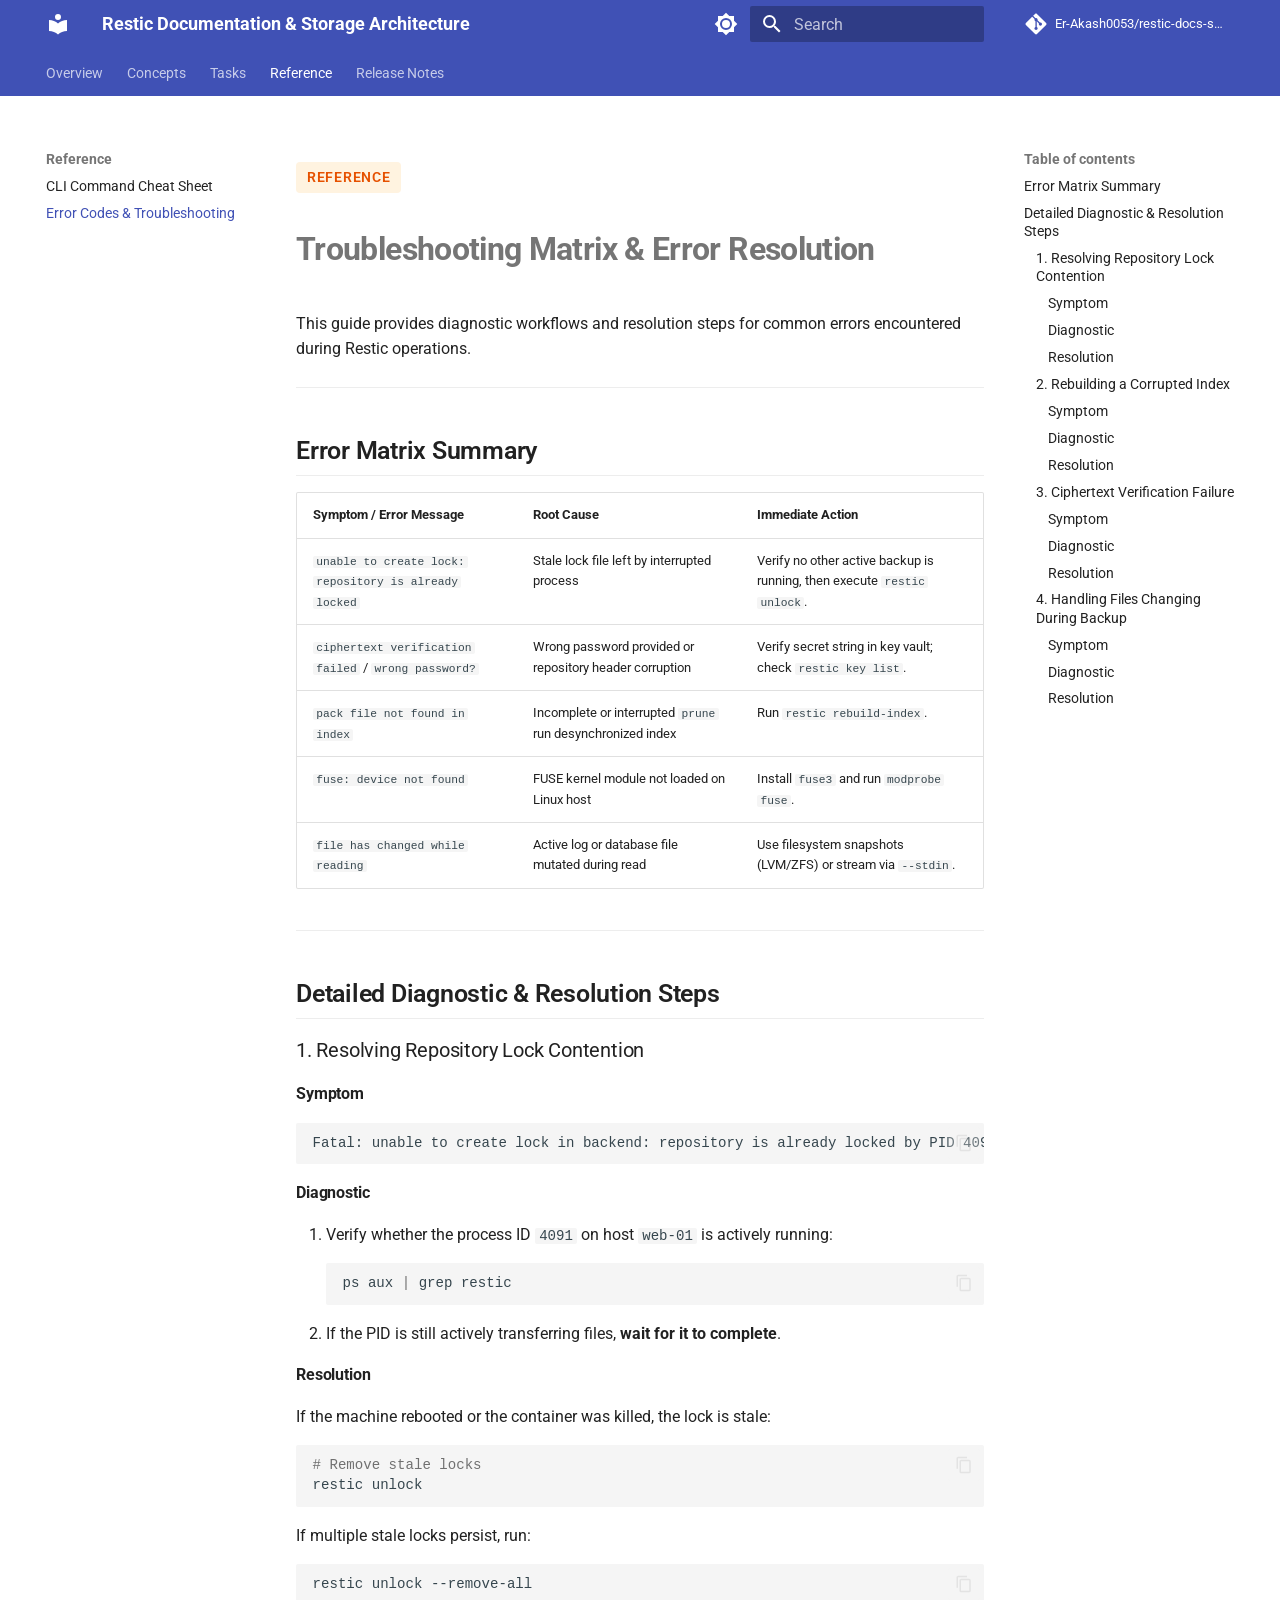
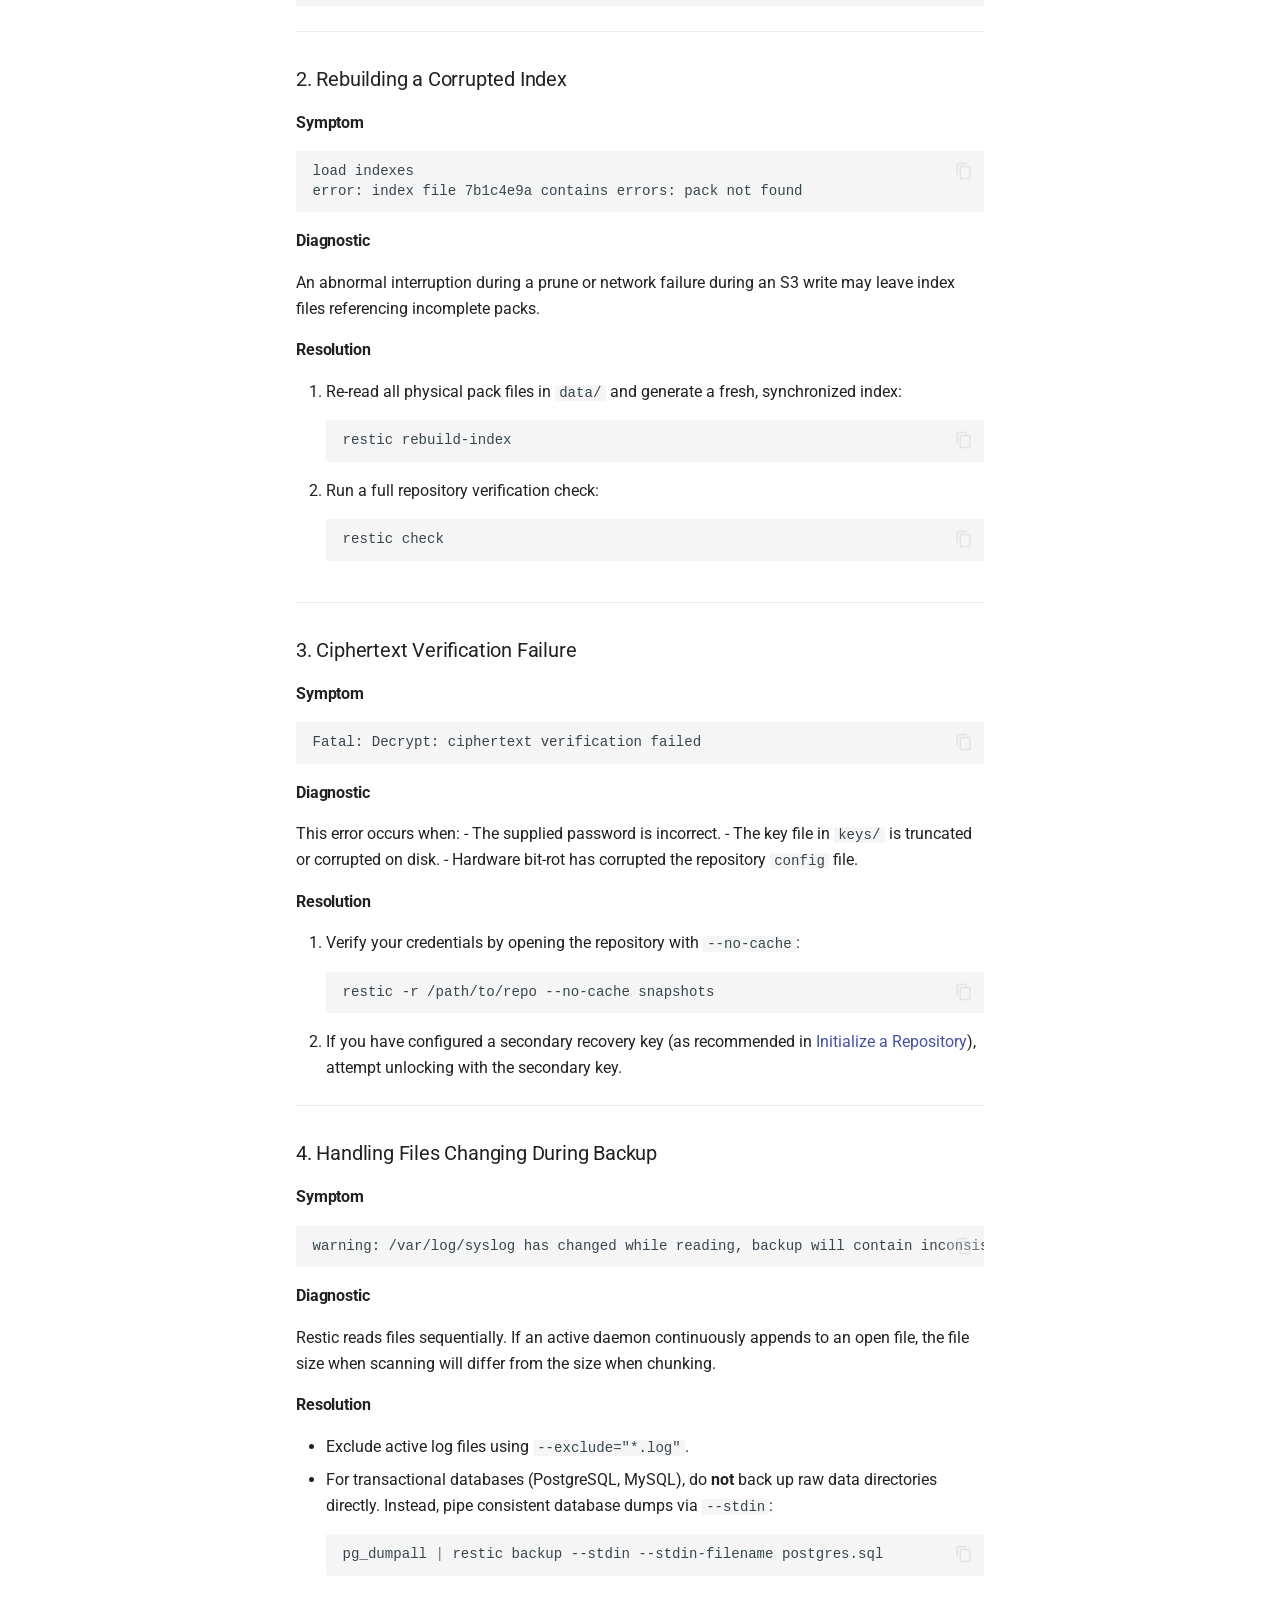
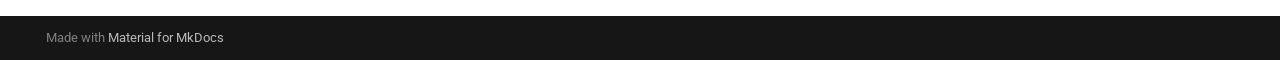
<file: reference/error-troubleshooting/index.html>
<!doctype html>
<html lang="en" class="no-js">
  <head>
    
      <meta charset="utf-8">
      <meta name="viewport" content="width=device-width,initial-scale=1">
      
        <meta name="description" content="Diagnostic procedures and recovery steps for common Restic errors including repository lock contention, corrupted indexes, and key failures.">
      
      
        <meta name="author" content="Portfolio Writing Sample">
      
      
        <link rel="canonical" href="https://Er-Akash0053.github.io/restic-docs-site/reference/error-troubleshooting/">
      
      
        <link rel="prev" href="../cli-cheat-sheet/">
      
      
        <link rel="next" href="../../release-notes/v0-17-0/">
      
      
        
      
      
      <link rel="icon" href="../../assets/images/favicon.png">
      <meta name="generator" content="mkdocs-1.6.1, mkdocs-material-9.8.0">
    
    
      
        <title>Troubleshooting Matrix & Error Resolution - Restic Documentation & Storage Architecture</title>
      
    
    
      <link rel="stylesheet" href="../../assets/stylesheets/main.57a0d79d.min.css">
      
        
        <link rel="stylesheet" href="../../assets/stylesheets/palette.fb2fffe2.min.css">
      
      


    
    
      
    
    
      
        
        
        <link rel="preconnect" href="https://fonts.gstatic.com" crossorigin>
        <link rel="stylesheet" href="https://fonts.googleapis.com/css?family=Roboto:300,300i,400,400i,700,700i%7CRoboto+Mono:400,400i,700,700i&display=fallback">
        <style>:root{--md-text-font:"Roboto";--md-code-font:"Roboto Mono"}</style>
      
    
    
      <link rel="stylesheet" href="../../assets/custom.css">
    
    <script>__md_scope=new URL("../..",location),__md_hash=e=>[...e].reduce(((e,_)=>(e<<5)-e+_.charCodeAt(0)),0),__md_get=(e,_=localStorage,t=__md_scope)=>JSON.parse(_.getItem(t.pathname+"."+e)),__md_set=(e,_,t=localStorage,a=__md_scope)=>{try{t.setItem(a.pathname+"."+e,JSON.stringify(_))}catch(e){}}</script>
    
      

    
    
  </head>
  
  
    
    
      
    
    
    
    
    <body dir="ltr" data-md-color-scheme="default" data-md-color-primary="indigo" data-md-color-accent="deep-purple">
  
    
    <input class="md-toggle" data-md-toggle="drawer" type="checkbox" id="__drawer" autocomplete="off">
    <input class="md-toggle" data-md-toggle="search" type="checkbox" id="__search" autocomplete="off">
    <label class="md-overlay" for="__drawer"></label>
    <div data-md-component="skip">
      
        
        <a href="#troubleshooting-matrix-error-resolution" class="md-skip">
          Skip to content
        </a>
      
    </div>
    <div data-md-component="announce">
      
    </div>
    
    
      

<header class="md-header" data-md-component="header">
  <nav class="md-header__inner md-grid" aria-label="Header">
    <a href="../.." title="Restic Documentation &amp; Storage Architecture" class="md-header__button md-logo" aria-label="Restic Documentation & Storage Architecture" data-md-component="logo">
      
  
  <svg xmlns="http://www.w3.org/2000/svg" viewBox="0 0 24 24"><path d="M12 8a3 3 0 0 0 3-3 3 3 0 0 0-3-3 3 3 0 0 0-3 3 3 3 0 0 0 3 3m0 3.54C9.64 9.35 6.5 8 3 8v11c3.5 0 6.64 1.35 9 3.54 2.36-2.19 5.5-3.54 9-3.54V8c-3.5 0-6.64 1.35-9 3.54"/></svg>

    </a>
    <label class="md-header__button md-icon" for="__drawer">
      
      <svg xmlns="http://www.w3.org/2000/svg" viewBox="0 0 24 24"><path d="M3 6h18v2H3zm0 5h18v2H3zm0 5h18v2H3z"/></svg>
    </label>
    <div class="md-header__title" data-md-component="header-title">
      <div class="md-header__ellipsis">
        <div class="md-header__topic">
          <span class="md-ellipsis">
            Restic Documentation & Storage Architecture
          </span>
        </div>
        <div class="md-header__topic" data-md-component="header-topic">
          <span class="md-ellipsis">
            
              Troubleshooting Matrix & Error Resolution
            
          </span>
        </div>
      </div>
    </div>
    
      
        <form class="md-header__option" data-md-component="palette">
  
    
    
    
    <input class="md-option" data-md-color-media="" data-md-color-scheme="default" data-md-color-primary="indigo" data-md-color-accent="deep-purple"  aria-label="Switch to dark mode"  type="radio" name="__palette" id="__palette_0">
    
      <label class="md-header__button md-icon" title="Switch to dark mode" for="__palette_1" hidden>
        <svg xmlns="http://www.w3.org/2000/svg" viewBox="0 0 24 24"><path d="M12 8a4 4 0 0 0-4 4 4 4 0 0 0 4 4 4 4 0 0 0 4-4 4 4 0 0 0-4-4m0 10a6 6 0 0 1-6-6 6 6 0 0 1 6-6 6 6 0 0 1 6 6 6 6 0 0 1-6 6m8-9.31V4h-4.69L12 .69 8.69 4H4v4.69L.69 12 4 15.31V20h4.69L12 23.31 15.31 20H20v-4.69L23.31 12z"/></svg>
      </label>
    
  
    
    
    
    <input class="md-option" data-md-color-media="" data-md-color-scheme="slate" data-md-color-primary="indigo" data-md-color-accent="deep-purple"  aria-label="Switch to light mode"  type="radio" name="__palette" id="__palette_1">
    
      <label class="md-header__button md-icon" title="Switch to light mode" for="__palette_0" hidden>
        <svg xmlns="http://www.w3.org/2000/svg" viewBox="0 0 24 24"><path d="M12 18c-.89 0-1.74-.2-2.5-.55C11.56 16.5 13 14.42 13 12s-1.44-4.5-3.5-5.45C10.26 6.2 11.11 6 12 6a6 6 0 0 1 6 6 6 6 0 0 1-6 6m8-9.31V4h-4.69L12 .69 8.69 4H4v4.69L.69 12 4 15.31V20h4.69L12 23.31 15.31 20H20v-4.69L23.31 12z"/></svg>
      </label>
    
  
</form>
      
    
    
      <script>var palette=__md_get("__palette");if(palette&&palette.color){if("(prefers-color-scheme)"===palette.color.media){var media=matchMedia("(prefers-color-scheme: light)"),input=document.querySelector(media.matches?"[data-md-color-media='(prefers-color-scheme: light)']":"[data-md-color-media='(prefers-color-scheme: dark)']");palette.color.media=input.getAttribute("data-md-color-media"),palette.color.scheme=input.getAttribute("data-md-color-scheme"),palette.color.primary=input.getAttribute("data-md-color-primary"),palette.color.accent=input.getAttribute("data-md-color-accent")}for(var[key,value]of Object.entries(palette.color))document.body.setAttribute("data-md-color-"+key,value)}</script>
    
    
    
      
      
        <label class="md-header__button md-icon" for="__search">
          
          <svg xmlns="http://www.w3.org/2000/svg" viewBox="0 0 24 24"><path d="M9.5 3A6.5 6.5 0 0 1 16 9.5c0 1.61-.59 3.09-1.56 4.23l.27.27h.79l5 5-1.5 1.5-5-5v-.79l-.27-.27A6.52 6.52 0 0 1 9.5 16 6.5 6.5 0 0 1 3 9.5 6.5 6.5 0 0 1 9.5 3m0 2C7 5 5 7 5 9.5S7 14 9.5 14 14 12 14 9.5 12 5 9.5 5"/></svg>
        </label>
        <div class="md-search" data-md-component="search" role="dialog">
  <label class="md-search__overlay" for="__search"></label>
  <div class="md-search__inner" role="search">
    <form class="md-search__form" name="search">
      <input type="text" class="md-search__input" name="query" aria-label="Search" placeholder="Search" autocapitalize="off" autocorrect="off" autocomplete="off" spellcheck="false" data-md-component="search-query" required>
      <label class="md-search__icon md-icon" for="__search">
        
        <svg xmlns="http://www.w3.org/2000/svg" viewBox="0 0 24 24"><path d="M9.5 3A6.5 6.5 0 0 1 16 9.5c0 1.61-.59 3.09-1.56 4.23l.27.27h.79l5 5-1.5 1.5-5-5v-.79l-.27-.27A6.52 6.52 0 0 1 9.5 16 6.5 6.5 0 0 1 3 9.5 6.5 6.5 0 0 1 9.5 3m0 2C7 5 5 7 5 9.5S7 14 9.5 14 14 12 14 9.5 12 5 9.5 5"/></svg>
        
        <svg xmlns="http://www.w3.org/2000/svg" viewBox="0 0 24 24"><path d="M20 11v2H8l5.5 5.5-1.42 1.42L4.16 12l7.92-7.92L13.5 5.5 8 11z"/></svg>
      </label>
      <nav class="md-search__options" aria-label="Search">
        
        <button type="reset" class="md-search__icon md-icon" title="Clear" aria-label="Clear" tabindex="-1">
          
          <svg xmlns="http://www.w3.org/2000/svg" viewBox="0 0 24 24"><path d="M19 6.41 17.59 5 12 10.59 6.41 5 5 6.41 10.59 12 5 17.59 6.41 19 12 13.41 17.59 19 19 17.59 13.41 12z"/></svg>
        </button>
      </nav>
      
        <div class="md-search__suggest" data-md-component="search-suggest"></div>
      
    </form>
    <div class="md-search__output">
      <div class="md-search__scrollwrap" tabindex="0" data-md-scrollfix>
        <div class="md-search-result" data-md-component="search-result">
          <div class="md-search-result__meta">
            Initializing search
          </div>
          <ol class="md-search-result__list" role="presentation"></ol>
        </div>
      </div>
    </div>
  </div>
</div>
      
    
    
      <div class="md-header__source">
        <a href="https://github.com/Er-Akash0053/restic-docs-site" title="Go to repository" class="md-source" data-md-component="source">
  <div class="md-source__icon md-icon">
    
    <svg xmlns="http://www.w3.org/2000/svg" viewBox="0 0 448 512"><!--! Font Awesome Free 7.1.0 by @fontawesome - https://fontawesome.com License - https://fontawesome.com/license/free (Icons: CC BY 4.0, Fonts: SIL OFL 1.1, Code: MIT License) Copyright 2025 Fonticons, Inc.--><path d="M439.6 236.1 244 40.5c-5.4-5.5-12.8-8.5-20.4-8.5s-15 3-20.4 8.4L162.5 81l51.5 51.5c27.1-9.1 52.7 16.8 43.4 43.7l49.7 49.7c34.2-11.8 61.2 31 35.5 56.7-26.5 26.5-70.2-2.9-56-37.3L240.3 199v121.9c25.3 12.5 22.3 41.8 9.1 55-6.4 6.4-15.2 10.1-24.3 10.1s-17.8-3.6-24.3-10.1c-17.6-17.6-11.1-46.9 11.2-56v-123c-20.8-8.5-24.6-30.7-18.6-45L142.6 101 8.5 235.1C3 240.6 0 247.9 0 255.5s3 15 8.5 20.4l195.6 195.7c5.4 5.4 12.7 8.4 20.4 8.4s15-3 20.4-8.4l194.7-194.7c5.4-5.4 8.4-12.8 8.4-20.4s-3-15-8.4-20.4"/></svg>
  </div>
  <div class="md-source__repository">
    Er-Akash0053/restic-docs-site
  </div>
</a>
      </div>
    
  </nav>
  
</header>
    
    <div class="md-container" data-md-component="container">
      
      
        
          
            
<nav class="md-tabs" aria-label="Tabs" data-md-component="tabs">
  <div class="md-grid">
    <ul class="md-tabs__list">
      
        
  
  
  
  
    <li class="md-tabs__item">
      <a href="../.." class="md-tabs__link">
        
  
  
    
  
  Overview

      </a>
    </li>
  

      
        
  
  
  
  
    
    
      <li class="md-tabs__item">
        <a href="../../concepts/architecture/" class="md-tabs__link">
          
  
  
  Concepts

        </a>
      </li>
    
  

      
        
  
  
  
  
    
    
      <li class="md-tabs__item">
        <a href="../../tasks/initialize-repository/" class="md-tabs__link">
          
  
  
  Tasks

        </a>
      </li>
    
  

      
        
  
  
  
    
  
  
    
    
      <li class="md-tabs__item md-tabs__item--active">
        <a href="../cli-cheat-sheet/" class="md-tabs__link">
          
  
  
  Reference

        </a>
      </li>
    
  

      
        
  
  
  
  
    
    
      <li class="md-tabs__item">
        <a href="../../release-notes/v0-17-0/" class="md-tabs__link">
          
  
  
  Release Notes

        </a>
      </li>
    
  

      
    </ul>
  </div>
</nav>
          
        
      
      <main class="md-main" data-md-component="main">
        <div class="md-main__inner md-grid">
          
            
              
              <div class="md-sidebar md-sidebar--primary" data-md-component="sidebar" data-md-type="navigation" >
                <div class="md-sidebar__scrollwrap">
                  <div class="md-sidebar__inner">
                    


  


<nav class="md-nav md-nav--primary md-nav--lifted" aria-label="Navigation" data-md-level="0">
  <label class="md-nav__title" for="__drawer">
    <a href="../.." title="Restic Documentation &amp; Storage Architecture" class="md-nav__button md-logo" aria-label="Restic Documentation & Storage Architecture" data-md-component="logo">
      
  
  <svg xmlns="http://www.w3.org/2000/svg" viewBox="0 0 24 24"><path d="M12 8a3 3 0 0 0 3-3 3 3 0 0 0-3-3 3 3 0 0 0-3 3 3 3 0 0 0 3 3m0 3.54C9.64 9.35 6.5 8 3 8v11c3.5 0 6.64 1.35 9 3.54 2.36-2.19 5.5-3.54 9-3.54V8c-3.5 0-6.64 1.35-9 3.54"/></svg>

    </a>
    Restic Documentation & Storage Architecture
  </label>
  
    <div class="md-nav__source">
      <a href="https://github.com/Er-Akash0053/restic-docs-site" title="Go to repository" class="md-source" data-md-component="source">
  <div class="md-source__icon md-icon">
    
    <svg xmlns="http://www.w3.org/2000/svg" viewBox="0 0 448 512"><!--! Font Awesome Free 7.1.0 by @fontawesome - https://fontawesome.com License - https://fontawesome.com/license/free (Icons: CC BY 4.0, Fonts: SIL OFL 1.1, Code: MIT License) Copyright 2025 Fonticons, Inc.--><path d="M439.6 236.1 244 40.5c-5.4-5.5-12.8-8.5-20.4-8.5s-15 3-20.4 8.4L162.5 81l51.5 51.5c27.1-9.1 52.7 16.8 43.4 43.7l49.7 49.7c34.2-11.8 61.2 31 35.5 56.7-26.5 26.5-70.2-2.9-56-37.3L240.3 199v121.9c25.3 12.5 22.3 41.8 9.1 55-6.4 6.4-15.2 10.1-24.3 10.1s-17.8-3.6-24.3-10.1c-17.6-17.6-11.1-46.9 11.2-56v-123c-20.8-8.5-24.6-30.7-18.6-45L142.6 101 8.5 235.1C3 240.6 0 247.9 0 255.5s3 15 8.5 20.4l195.6 195.7c5.4 5.4 12.7 8.4 20.4 8.4s15-3 20.4-8.4l194.7-194.7c5.4-5.4 8.4-12.8 8.4-20.4s-3-15-8.4-20.4"/></svg>
  </div>
  <div class="md-source__repository">
    Er-Akash0053/restic-docs-site
  </div>
</a>
    </div>
  
  <ul class="md-nav__list" data-md-scrollfix>
    
      
      
  
  
  
  
    <li class="md-nav__item">
      <a href="../.." class="md-nav__link">
        
  
  
  <span class="md-ellipsis">
    
  
    Overview
  

    
  </span>
  
  

      </a>
    </li>
  

    
      
      
  
  
  
  
    
    
    
    
      
      
        
      
    
    
    <li class="md-nav__item md-nav__item--nested">
      
        
        
        <input class="md-nav__toggle md-toggle " type="checkbox" id="__nav_2" >
        
          
          <label class="md-nav__link" for="__nav_2" id="__nav_2_label" tabindex="0">
            
  
  
  <span class="md-ellipsis">
    
  
    Concepts
  

    
  </span>
  
  

            <span class="md-nav__icon md-icon"></span>
          </label>
        
        <nav class="md-nav" data-md-level="1" aria-labelledby="__nav_2_label" aria-expanded="false">
          <label class="md-nav__title" for="__nav_2">
            <span class="md-nav__icon md-icon"></span>
            
  
    Concepts
  

          </label>
          <ul class="md-nav__list" data-md-scrollfix>
            
              
                
  
  
  
  
    <li class="md-nav__item">
      <a href="../../concepts/architecture/" class="md-nav__link">
        
  
  
  <span class="md-ellipsis">
    
  
    Repository Architecture
  

    
  </span>
  
  

      </a>
    </li>
  

              
            
              
                
  
  
  
  
    <li class="md-nav__item">
      <a href="../../concepts/deduplication/" class="md-nav__link">
        
  
  
  <span class="md-ellipsis">
    
  
    Deduplication Mechanics
  

    
  </span>
  
  

      </a>
    </li>
  

              
            
              
                
  
  
  
  
    <li class="md-nav__item">
      <a href="../../concepts/retention-and-pruning/" class="md-nav__link">
        
  
  
  <span class="md-ellipsis">
    
  
    Retention & Pruning Lifecycle
  

    
  </span>
  
  

      </a>
    </li>
  

              
            
          </ul>
        </nav>
      
    </li>
  

    
      
      
  
  
  
  
    
    
    
    
      
      
        
      
    
    
    <li class="md-nav__item md-nav__item--nested">
      
        
        
        <input class="md-nav__toggle md-toggle " type="checkbox" id="__nav_3" >
        
          
          <label class="md-nav__link" for="__nav_3" id="__nav_3_label" tabindex="0">
            
  
  
  <span class="md-ellipsis">
    
  
    Tasks
  

    
  </span>
  
  

            <span class="md-nav__icon md-icon"></span>
          </label>
        
        <nav class="md-nav" data-md-level="1" aria-labelledby="__nav_3_label" aria-expanded="false">
          <label class="md-nav__title" for="__nav_3">
            <span class="md-nav__icon md-icon"></span>
            
  
    Tasks
  

          </label>
          <ul class="md-nav__list" data-md-scrollfix>
            
              
                
  
  
  
  
    <li class="md-nav__item">
      <a href="../../tasks/initialize-repository/" class="md-nav__link">
        
  
  
  <span class="md-ellipsis">
    
  
    Initialize a Repository
  

    
  </span>
  
  

      </a>
    </li>
  

              
            
              
                
  
  
  
  
    <li class="md-nav__item">
      <a href="../../tasks/create-backups/" class="md-nav__link">
        
  
  
  <span class="md-ellipsis">
    
  
    Create Backups
  

    
  </span>
  
  

      </a>
    </li>
  

              
            
              
                
  
  
  
  
    <li class="md-nav__item">
      <a href="../../tasks/verify-integrity/" class="md-nav__link">
        
  
  
  <span class="md-ellipsis">
    
  
    Verify Repository Integrity
  

    
  </span>
  
  

      </a>
    </li>
  

              
            
              
                
  
  
  
  
    <li class="md-nav__item">
      <a href="../../tasks/restore-data/" class="md-nav__link">
        
  
  
  <span class="md-ellipsis">
    
  
    Restore Data
  

    
  </span>
  
  

      </a>
    </li>
  

              
            
              
                
  
  
  
  
    <li class="md-nav__item">
      <a href="../../tasks/prune-snapshots/" class="md-nav__link">
        
  
  
  <span class="md-ellipsis">
    
  
    Prune & Enforce Retention
  

    
  </span>
  
  

      </a>
    </li>
  

              
            
          </ul>
        </nav>
      
    </li>
  

    
      
      
  
  
    
  
  
  
    
    
    
    
      
        
        
      
      
        
      
    
    
    <li class="md-nav__item md-nav__item--active md-nav__item--section md-nav__item--nested">
      
        
        
        <input class="md-nav__toggle md-toggle " type="checkbox" id="__nav_4" checked>
        
          
          <label class="md-nav__link" for="__nav_4" id="__nav_4_label" tabindex="">
            
  
  
  <span class="md-ellipsis">
    
  
    Reference
  

    
  </span>
  
  

            <span class="md-nav__icon md-icon"></span>
          </label>
        
        <nav class="md-nav" data-md-level="1" aria-labelledby="__nav_4_label" aria-expanded="true">
          <label class="md-nav__title" for="__nav_4">
            <span class="md-nav__icon md-icon"></span>
            
  
    Reference
  

          </label>
          <ul class="md-nav__list" data-md-scrollfix>
            
              
                
  
  
  
  
    <li class="md-nav__item">
      <a href="../cli-cheat-sheet/" class="md-nav__link">
        
  
  
  <span class="md-ellipsis">
    
  
    CLI Command Cheat Sheet
  

    
  </span>
  
  

      </a>
    </li>
  

              
            
              
                
  
  
    
  
  
  
    <li class="md-nav__item md-nav__item--active">
      
      <input class="md-nav__toggle md-toggle" type="checkbox" id="__toc">
      
      
        
      
      
        <label class="md-nav__link md-nav__link--active" for="__toc">
          
  
  
  <span class="md-ellipsis">
    
  
    Error Codes & Troubleshooting
  

    
  </span>
  
  

          <span class="md-nav__icon md-icon"></span>
        </label>
      
      <a href="./" class="md-nav__link md-nav__link--active">
        
  
  
  <span class="md-ellipsis">
    
  
    Error Codes & Troubleshooting
  

    
  </span>
  
  

      </a>
      
        

<nav class="md-nav md-nav--secondary" aria-label="Table of contents">
  
  
  
    
  
  
    <label class="md-nav__title" for="__toc">
      <span class="md-nav__icon md-icon"></span>
      Table of contents
    </label>
    <ul class="md-nav__list" data-md-component="toc" data-md-scrollfix>
      
        <li class="md-nav__item">
  <a href="#error-matrix-summary" class="md-nav__link">
    <span class="md-ellipsis">
      
        Error Matrix Summary
      
    </span>
  </a>
  
</li>
      
        <li class="md-nav__item">
  <a href="#detailed-diagnostic-resolution-steps" class="md-nav__link">
    <span class="md-ellipsis">
      
        Detailed Diagnostic &amp; Resolution Steps
      
    </span>
  </a>
  
    <nav class="md-nav" aria-label="Detailed Diagnostic &amp; Resolution Steps">
      <ul class="md-nav__list">
        
          <li class="md-nav__item">
  <a href="#1-resolving-repository-lock-contention" class="md-nav__link">
    <span class="md-ellipsis">
      
        1. Resolving Repository Lock Contention
      
    </span>
  </a>
  
    <nav class="md-nav" aria-label="1. Resolving Repository Lock Contention">
      <ul class="md-nav__list">
        
          <li class="md-nav__item">
  <a href="#symptom" class="md-nav__link">
    <span class="md-ellipsis">
      
        Symptom
      
    </span>
  </a>
  
</li>
        
          <li class="md-nav__item">
  <a href="#diagnostic" class="md-nav__link">
    <span class="md-ellipsis">
      
        Diagnostic
      
    </span>
  </a>
  
</li>
        
          <li class="md-nav__item">
  <a href="#resolution" class="md-nav__link">
    <span class="md-ellipsis">
      
        Resolution
      
    </span>
  </a>
  
</li>
        
      </ul>
    </nav>
  
</li>
        
          <li class="md-nav__item">
  <a href="#2-rebuilding-a-corrupted-index" class="md-nav__link">
    <span class="md-ellipsis">
      
        2. Rebuilding a Corrupted Index
      
    </span>
  </a>
  
    <nav class="md-nav" aria-label="2. Rebuilding a Corrupted Index">
      <ul class="md-nav__list">
        
          <li class="md-nav__item">
  <a href="#symptom_1" class="md-nav__link">
    <span class="md-ellipsis">
      
        Symptom
      
    </span>
  </a>
  
</li>
        
          <li class="md-nav__item">
  <a href="#diagnostic_1" class="md-nav__link">
    <span class="md-ellipsis">
      
        Diagnostic
      
    </span>
  </a>
  
</li>
        
          <li class="md-nav__item">
  <a href="#resolution_1" class="md-nav__link">
    <span class="md-ellipsis">
      
        Resolution
      
    </span>
  </a>
  
</li>
        
      </ul>
    </nav>
  
</li>
        
          <li class="md-nav__item">
  <a href="#3-ciphertext-verification-failure" class="md-nav__link">
    <span class="md-ellipsis">
      
        3. Ciphertext Verification Failure
      
    </span>
  </a>
  
    <nav class="md-nav" aria-label="3. Ciphertext Verification Failure">
      <ul class="md-nav__list">
        
          <li class="md-nav__item">
  <a href="#symptom_2" class="md-nav__link">
    <span class="md-ellipsis">
      
        Symptom
      
    </span>
  </a>
  
</li>
        
          <li class="md-nav__item">
  <a href="#diagnostic_2" class="md-nav__link">
    <span class="md-ellipsis">
      
        Diagnostic
      
    </span>
  </a>
  
</li>
        
          <li class="md-nav__item">
  <a href="#resolution_2" class="md-nav__link">
    <span class="md-ellipsis">
      
        Resolution
      
    </span>
  </a>
  
</li>
        
      </ul>
    </nav>
  
</li>
        
          <li class="md-nav__item">
  <a href="#4-handling-files-changing-during-backup" class="md-nav__link">
    <span class="md-ellipsis">
      
        4. Handling Files Changing During Backup
      
    </span>
  </a>
  
    <nav class="md-nav" aria-label="4. Handling Files Changing During Backup">
      <ul class="md-nav__list">
        
          <li class="md-nav__item">
  <a href="#symptom_3" class="md-nav__link">
    <span class="md-ellipsis">
      
        Symptom
      
    </span>
  </a>
  
</li>
        
          <li class="md-nav__item">
  <a href="#diagnostic_3" class="md-nav__link">
    <span class="md-ellipsis">
      
        Diagnostic
      
    </span>
  </a>
  
</li>
        
          <li class="md-nav__item">
  <a href="#resolution_3" class="md-nav__link">
    <span class="md-ellipsis">
      
        Resolution
      
    </span>
  </a>
  
</li>
        
      </ul>
    </nav>
  
</li>
        
      </ul>
    </nav>
  
</li>
      
    </ul>
  
</nav>
      
    </li>
  

              
            
          </ul>
        </nav>
      
    </li>
  

    
      
      
  
  
  
  
    
    
    
    
      
      
        
      
    
    
    <li class="md-nav__item md-nav__item--nested">
      
        
        
        <input class="md-nav__toggle md-toggle " type="checkbox" id="__nav_5" >
        
          
          <label class="md-nav__link" for="__nav_5" id="__nav_5_label" tabindex="0">
            
  
  
  <span class="md-ellipsis">
    
  
    Release Notes
  

    
  </span>
  
  

            <span class="md-nav__icon md-icon"></span>
          </label>
        
        <nav class="md-nav" data-md-level="1" aria-labelledby="__nav_5_label" aria-expanded="false">
          <label class="md-nav__title" for="__nav_5">
            <span class="md-nav__icon md-icon"></span>
            
  
    Release Notes
  

          </label>
          <ul class="md-nav__list" data-md-scrollfix>
            
              
                
  
  
  
  
    <li class="md-nav__item">
      <a href="../../release-notes/v0-17-0/" class="md-nav__link">
        
  
  
  <span class="md-ellipsis">
    
  
    v0.17.0 Release Notes
  

    
  </span>
  
  

      </a>
    </li>
  

              
            
          </ul>
        </nav>
      
    </li>
  

    
  </ul>
</nav>
                  </div>
                </div>
              </div>
            
            
              
              <div class="md-sidebar md-sidebar--secondary" data-md-component="sidebar" data-md-type="toc" >
                <div class="md-sidebar__scrollwrap">
                  <div class="md-sidebar__inner">
                    

<nav class="md-nav md-nav--secondary" aria-label="Table of contents">
  
  
  
    
  
  
    <label class="md-nav__title" for="__toc">
      <span class="md-nav__icon md-icon"></span>
      Table of contents
    </label>
    <ul class="md-nav__list" data-md-component="toc" data-md-scrollfix>
      
        <li class="md-nav__item">
  <a href="#error-matrix-summary" class="md-nav__link">
    <span class="md-ellipsis">
      
        Error Matrix Summary
      
    </span>
  </a>
  
</li>
      
        <li class="md-nav__item">
  <a href="#detailed-diagnostic-resolution-steps" class="md-nav__link">
    <span class="md-ellipsis">
      
        Detailed Diagnostic &amp; Resolution Steps
      
    </span>
  </a>
  
    <nav class="md-nav" aria-label="Detailed Diagnostic &amp; Resolution Steps">
      <ul class="md-nav__list">
        
          <li class="md-nav__item">
  <a href="#1-resolving-repository-lock-contention" class="md-nav__link">
    <span class="md-ellipsis">
      
        1. Resolving Repository Lock Contention
      
    </span>
  </a>
  
    <nav class="md-nav" aria-label="1. Resolving Repository Lock Contention">
      <ul class="md-nav__list">
        
          <li class="md-nav__item">
  <a href="#symptom" class="md-nav__link">
    <span class="md-ellipsis">
      
        Symptom
      
    </span>
  </a>
  
</li>
        
          <li class="md-nav__item">
  <a href="#diagnostic" class="md-nav__link">
    <span class="md-ellipsis">
      
        Diagnostic
      
    </span>
  </a>
  
</li>
        
          <li class="md-nav__item">
  <a href="#resolution" class="md-nav__link">
    <span class="md-ellipsis">
      
        Resolution
      
    </span>
  </a>
  
</li>
        
      </ul>
    </nav>
  
</li>
        
          <li class="md-nav__item">
  <a href="#2-rebuilding-a-corrupted-index" class="md-nav__link">
    <span class="md-ellipsis">
      
        2. Rebuilding a Corrupted Index
      
    </span>
  </a>
  
    <nav class="md-nav" aria-label="2. Rebuilding a Corrupted Index">
      <ul class="md-nav__list">
        
          <li class="md-nav__item">
  <a href="#symptom_1" class="md-nav__link">
    <span class="md-ellipsis">
      
        Symptom
      
    </span>
  </a>
  
</li>
        
          <li class="md-nav__item">
  <a href="#diagnostic_1" class="md-nav__link">
    <span class="md-ellipsis">
      
        Diagnostic
      
    </span>
  </a>
  
</li>
        
          <li class="md-nav__item">
  <a href="#resolution_1" class="md-nav__link">
    <span class="md-ellipsis">
      
        Resolution
      
    </span>
  </a>
  
</li>
        
      </ul>
    </nav>
  
</li>
        
          <li class="md-nav__item">
  <a href="#3-ciphertext-verification-failure" class="md-nav__link">
    <span class="md-ellipsis">
      
        3. Ciphertext Verification Failure
      
    </span>
  </a>
  
    <nav class="md-nav" aria-label="3. Ciphertext Verification Failure">
      <ul class="md-nav__list">
        
          <li class="md-nav__item">
  <a href="#symptom_2" class="md-nav__link">
    <span class="md-ellipsis">
      
        Symptom
      
    </span>
  </a>
  
</li>
        
          <li class="md-nav__item">
  <a href="#diagnostic_2" class="md-nav__link">
    <span class="md-ellipsis">
      
        Diagnostic
      
    </span>
  </a>
  
</li>
        
          <li class="md-nav__item">
  <a href="#resolution_2" class="md-nav__link">
    <span class="md-ellipsis">
      
        Resolution
      
    </span>
  </a>
  
</li>
        
      </ul>
    </nav>
  
</li>
        
          <li class="md-nav__item">
  <a href="#4-handling-files-changing-during-backup" class="md-nav__link">
    <span class="md-ellipsis">
      
        4. Handling Files Changing During Backup
      
    </span>
  </a>
  
    <nav class="md-nav" aria-label="4. Handling Files Changing During Backup">
      <ul class="md-nav__list">
        
          <li class="md-nav__item">
  <a href="#symptom_3" class="md-nav__link">
    <span class="md-ellipsis">
      
        Symptom
      
    </span>
  </a>
  
</li>
        
          <li class="md-nav__item">
  <a href="#diagnostic_3" class="md-nav__link">
    <span class="md-ellipsis">
      
        Diagnostic
      
    </span>
  </a>
  
</li>
        
          <li class="md-nav__item">
  <a href="#resolution_3" class="md-nav__link">
    <span class="md-ellipsis">
      
        Resolution
      
    </span>
  </a>
  
</li>
        
      </ul>
    </nav>
  
</li>
        
      </ul>
    </nav>
  
</li>
      
    </ul>
  
</nav>
                  </div>
                </div>
              </div>
            
          
          
            <div class="md-content" data-md-component="content">
              
              <article class="md-content__inner md-typeset">
                
                  


  
  


<p><span class="topic-badge badge-reference">Reference</span></p>
<h1 id="troubleshooting-matrix-error-resolution">Troubleshooting Matrix &amp; Error Resolution<a class="headerlink" href="#troubleshooting-matrix-error-resolution" title="Permanent link">&para;</a></h1>
<p>This guide provides diagnostic workflows and resolution steps for common errors encountered during Restic operations.</p>
<hr />
<h2 id="error-matrix-summary">Error Matrix Summary<a class="headerlink" href="#error-matrix-summary" title="Permanent link">&para;</a></h2>
<table>
<thead>
<tr>
<th style="text-align: left;">Symptom / Error Message</th>
<th style="text-align: left;">Root Cause</th>
<th style="text-align: left;">Immediate Action</th>
</tr>
</thead>
<tbody>
<tr>
<td style="text-align: left;"><code>unable to create lock: repository is already locked</code></td>
<td style="text-align: left;">Stale lock file left by interrupted process</td>
<td style="text-align: left;">Verify no other active backup is running, then execute <code>restic unlock</code>.</td>
</tr>
<tr>
<td style="text-align: left;"><code>ciphertext verification failed</code> / <code>wrong password?</code></td>
<td style="text-align: left;">Wrong password provided or repository header corruption</td>
<td style="text-align: left;">Verify secret string in key vault; check <code>restic key list</code>.</td>
</tr>
<tr>
<td style="text-align: left;"><code>pack file not found in index</code></td>
<td style="text-align: left;">Incomplete or interrupted <code>prune</code> run desynchronized index</td>
<td style="text-align: left;">Run <code>restic rebuild-index</code>.</td>
</tr>
<tr>
<td style="text-align: left;"><code>fuse: device not found</code></td>
<td style="text-align: left;">FUSE kernel module not loaded on Linux host</td>
<td style="text-align: left;">Install <code>fuse3</code> and run <code>modprobe fuse</code>.</td>
</tr>
<tr>
<td style="text-align: left;"><code>file has changed while reading</code></td>
<td style="text-align: left;">Active log or database file mutated during read</td>
<td style="text-align: left;">Use filesystem snapshots (LVM/ZFS) or stream via <code>--stdin</code>.</td>
</tr>
</tbody>
</table>
<hr />
<h2 id="detailed-diagnostic-resolution-steps">Detailed Diagnostic &amp; Resolution Steps<a class="headerlink" href="#detailed-diagnostic-resolution-steps" title="Permanent link">&para;</a></h2>
<h3 id="1-resolving-repository-lock-contention">1. Resolving Repository Lock Contention<a class="headerlink" href="#1-resolving-repository-lock-contention" title="Permanent link">&para;</a></h3>
<h4 id="symptom">Symptom<a class="headerlink" href="#symptom" title="Permanent link">&para;</a></h4>
<div class="language-text highlight"><pre><span></span><code><span id="__span-0-1"><a id="__codelineno-0-1" name="__codelineno-0-1" href="#__codelineno-0-1"></a>Fatal: unable to create lock in backend: repository is already locked by PID 4091 on host web-01
</span></code></pre></div>
<h4 id="diagnostic">Diagnostic<a class="headerlink" href="#diagnostic" title="Permanent link">&para;</a></h4>
<ol>
<li>Verify whether the process ID <code>4091</code> on host <code>web-01</code> is actively running:
   <div class="language-bash highlight"><pre><span></span><code><span id="__span-1-1"><a id="__codelineno-1-1" name="__codelineno-1-1" href="#__codelineno-1-1"></a>ps<span class="w"> </span>aux<span class="w"> </span><span class="p">|</span><span class="w"> </span>grep<span class="w"> </span>restic
</span></code></pre></div></li>
<li>If the PID is still actively transferring files, <strong>wait for it to complete</strong>.</li>
</ol>
<h4 id="resolution">Resolution<a class="headerlink" href="#resolution" title="Permanent link">&para;</a></h4>
<p>If the machine rebooted or the container was killed, the lock is stale:</p>
<div class="language-bash highlight"><pre><span></span><code><span id="__span-2-1"><a id="__codelineno-2-1" name="__codelineno-2-1" href="#__codelineno-2-1"></a><span class="c1"># Remove stale locks</span>
</span><span id="__span-2-2"><a id="__codelineno-2-2" name="__codelineno-2-2" href="#__codelineno-2-2"></a>restic<span class="w"> </span>unlock
</span></code></pre></div>
<p>If multiple stale locks persist, run:</p>
<div class="language-bash highlight"><pre><span></span><code><span id="__span-3-1"><a id="__codelineno-3-1" name="__codelineno-3-1" href="#__codelineno-3-1"></a>restic<span class="w"> </span>unlock<span class="w"> </span>--remove-all
</span></code></pre></div>
<hr />
<h3 id="2-rebuilding-a-corrupted-index">2. Rebuilding a Corrupted Index<a class="headerlink" href="#2-rebuilding-a-corrupted-index" title="Permanent link">&para;</a></h3>
<h4 id="symptom_1">Symptom<a class="headerlink" href="#symptom_1" title="Permanent link">&para;</a></h4>
<div class="language-text highlight"><pre><span></span><code><span id="__span-4-1"><a id="__codelineno-4-1" name="__codelineno-4-1" href="#__codelineno-4-1"></a>load indexes
</span><span id="__span-4-2"><a id="__codelineno-4-2" name="__codelineno-4-2" href="#__codelineno-4-2"></a>error: index file 7b1c4e9a contains errors: pack not found
</span></code></pre></div>
<h4 id="diagnostic_1">Diagnostic<a class="headerlink" href="#diagnostic_1" title="Permanent link">&para;</a></h4>
<p>An abnormal interruption during a prune or network failure during an S3 write may leave index files referencing incomplete packs.</p>
<h4 id="resolution_1">Resolution<a class="headerlink" href="#resolution_1" title="Permanent link">&para;</a></h4>
<ol>
<li>Re-read all physical pack files in <code>data/</code> and generate a fresh, synchronized index:
   <div class="language-bash highlight"><pre><span></span><code><span id="__span-5-1"><a id="__codelineno-5-1" name="__codelineno-5-1" href="#__codelineno-5-1"></a>restic<span class="w"> </span>rebuild-index
</span></code></pre></div></li>
<li>Run a full repository verification check:
   <div class="language-bash highlight"><pre><span></span><code><span id="__span-6-1"><a id="__codelineno-6-1" name="__codelineno-6-1" href="#__codelineno-6-1"></a>restic<span class="w"> </span>check
</span></code></pre></div></li>
</ol>
<hr />
<h3 id="3-ciphertext-verification-failure">3. Ciphertext Verification Failure<a class="headerlink" href="#3-ciphertext-verification-failure" title="Permanent link">&para;</a></h3>
<h4 id="symptom_2">Symptom<a class="headerlink" href="#symptom_2" title="Permanent link">&para;</a></h4>
<div class="language-text highlight"><pre><span></span><code><span id="__span-7-1"><a id="__codelineno-7-1" name="__codelineno-7-1" href="#__codelineno-7-1"></a>Fatal: Decrypt: ciphertext verification failed
</span></code></pre></div>
<h4 id="diagnostic_2">Diagnostic<a class="headerlink" href="#diagnostic_2" title="Permanent link">&para;</a></h4>
<p>This error occurs when:
- The supplied password is incorrect.
- The key file in <code>keys/</code> is truncated or corrupted on disk.
- Hardware bit-rot has corrupted the repository <code>config</code> file.</p>
<h4 id="resolution_2">Resolution<a class="headerlink" href="#resolution_2" title="Permanent link">&para;</a></h4>
<ol>
<li>Verify your credentials by opening the repository with <code>--no-cache</code>:
   <div class="language-bash highlight"><pre><span></span><code><span id="__span-8-1"><a id="__codelineno-8-1" name="__codelineno-8-1" href="#__codelineno-8-1"></a>restic<span class="w"> </span>-r<span class="w"> </span>/path/to/repo<span class="w"> </span>--no-cache<span class="w"> </span>snapshots
</span></code></pre></div></li>
<li>If you have configured a secondary recovery key (as recommended in <a href="../../tasks/initialize-repository/#step-4-add-a-secondary-recovery-key-recommended">Initialize a Repository</a>), attempt unlocking with the secondary key.</li>
</ol>
<hr />
<h3 id="4-handling-files-changing-during-backup">4. Handling Files Changing During Backup<a class="headerlink" href="#4-handling-files-changing-during-backup" title="Permanent link">&para;</a></h3>
<h4 id="symptom_3">Symptom<a class="headerlink" href="#symptom_3" title="Permanent link">&para;</a></h4>
<div class="language-text highlight"><pre><span></span><code><span id="__span-9-1"><a id="__codelineno-9-1" name="__codelineno-9-1" href="#__codelineno-9-1"></a>warning: /var/log/syslog has changed while reading, backup will contain inconsistent state
</span></code></pre></div>
<h4 id="diagnostic_3">Diagnostic<a class="headerlink" href="#diagnostic_3" title="Permanent link">&para;</a></h4>
<p>Restic reads files sequentially. If an active daemon continuously appends to an open file, the file size when scanning will differ from the size when chunking.</p>
<h4 id="resolution_3">Resolution<a class="headerlink" href="#resolution_3" title="Permanent link">&para;</a></h4>
<ul>
<li>Exclude active log files using <code>--exclude="*.log"</code>.</li>
<li>For transactional databases (PostgreSQL, MySQL), do <strong>not</strong> back up raw data directories directly. Instead, pipe consistent database dumps via <code>--stdin</code>:
  <div class="language-bash highlight"><pre><span></span><code><span id="__span-10-1"><a id="__codelineno-10-1" name="__codelineno-10-1" href="#__codelineno-10-1"></a>pg_dumpall<span class="w"> </span><span class="p">|</span><span class="w"> </span>restic<span class="w"> </span>backup<span class="w"> </span>--stdin<span class="w"> </span>--stdin-filename<span class="w"> </span>postgres.sql
</span></code></pre></div></li>
</ul>







  
  






                
              </article>
            </div>
          
          
<script>var target=document.getElementById(location.hash.slice(1));target&&target.name&&(target.checked=target.name.startsWith("__tabbed_"))</script>
        </div>
        
          <button type="button" class="md-top md-icon" data-md-component="top" hidden>
  
  <svg xmlns="http://www.w3.org/2000/svg" viewBox="0 0 24 24"><path d="M13 20h-2V8l-5.5 5.5-1.42-1.42L12 4.16l7.92 7.92-1.42 1.42L13 8z"/></svg>
  Back to top
</button>
        
      </main>
      
        <footer class="md-footer">
  
  <div class="md-footer-meta md-typeset">
    <div class="md-footer-meta__inner md-grid">
      <div class="md-copyright">
  
  
    Made with
    <a href="https://squidfunk.github.io/mkdocs-material/" target="_blank" rel="noopener">
      Material for MkDocs
    </a>
  
</div>
      
    </div>
  </div>
</footer>
      
    </div>
    <div class="md-dialog" data-md-component="dialog">
      <div class="md-dialog__inner md-typeset"></div>
    </div>
    
    
    
      
      
      <script id="__config" type="application/json">{"annotate": null, "base": "../..", "features": ["navigation.instant", "navigation.tracking", "navigation.tabs", "navigation.sections", "navigation.top", "search.suggest", "search.highlight", "content.code.copy", "content.code.annotate"], "search": "../../assets/javascripts/workers/search.a7633da7.min.js", "tags": null, "translations": {"clipboard.copied": "Copied to clipboard", "clipboard.copy": "Copy to clipboard", "search.result.more.one": "1 more on this page", "search.result.more.other": "# more on this page", "search.result.none": "No matching documents", "search.result.one": "1 matching document", "search.result.other": "# matching documents", "search.result.placeholder": "Type to start searching", "search.result.term.missing": "Missing", "select.version": "Select version"}, "version": null}</script>
    
    
      <script src="../../assets/javascripts/bundle.c21346df.min.js"></script>
      
    
  </body>
</html>
</file>
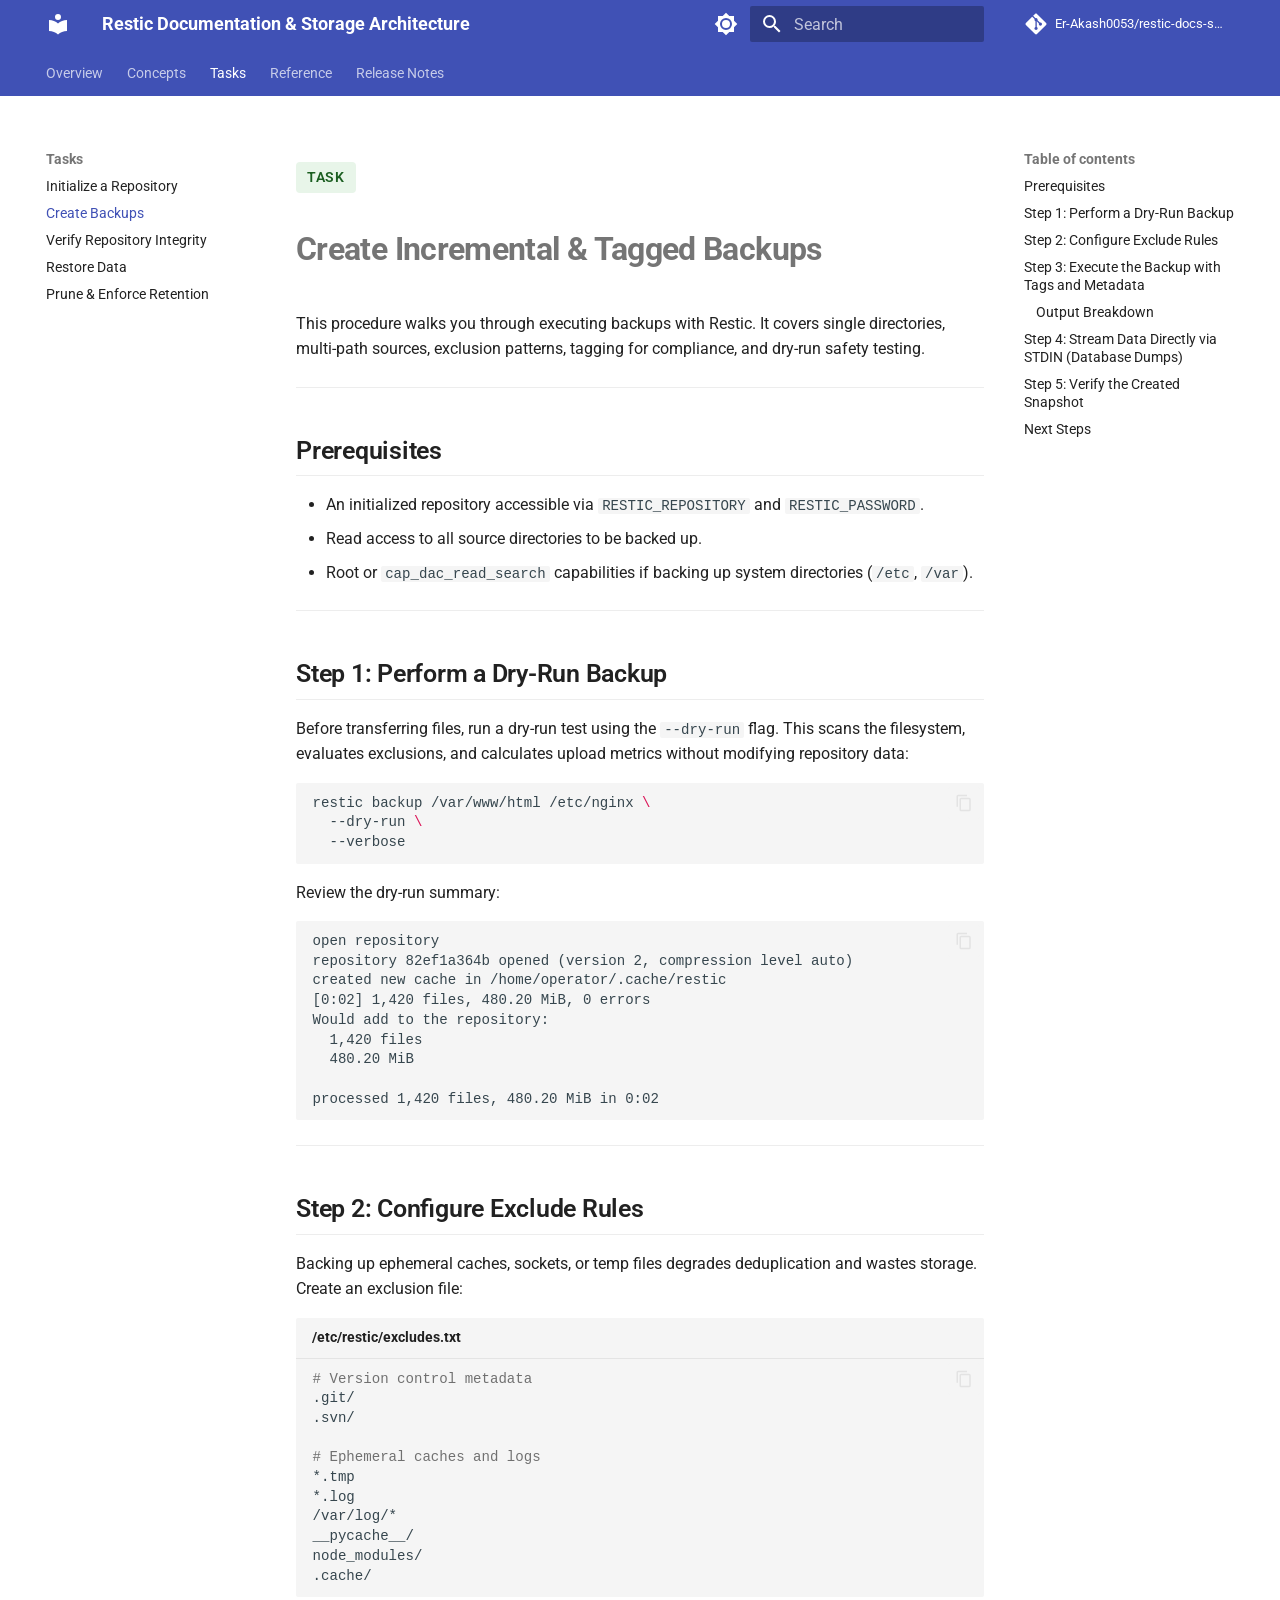
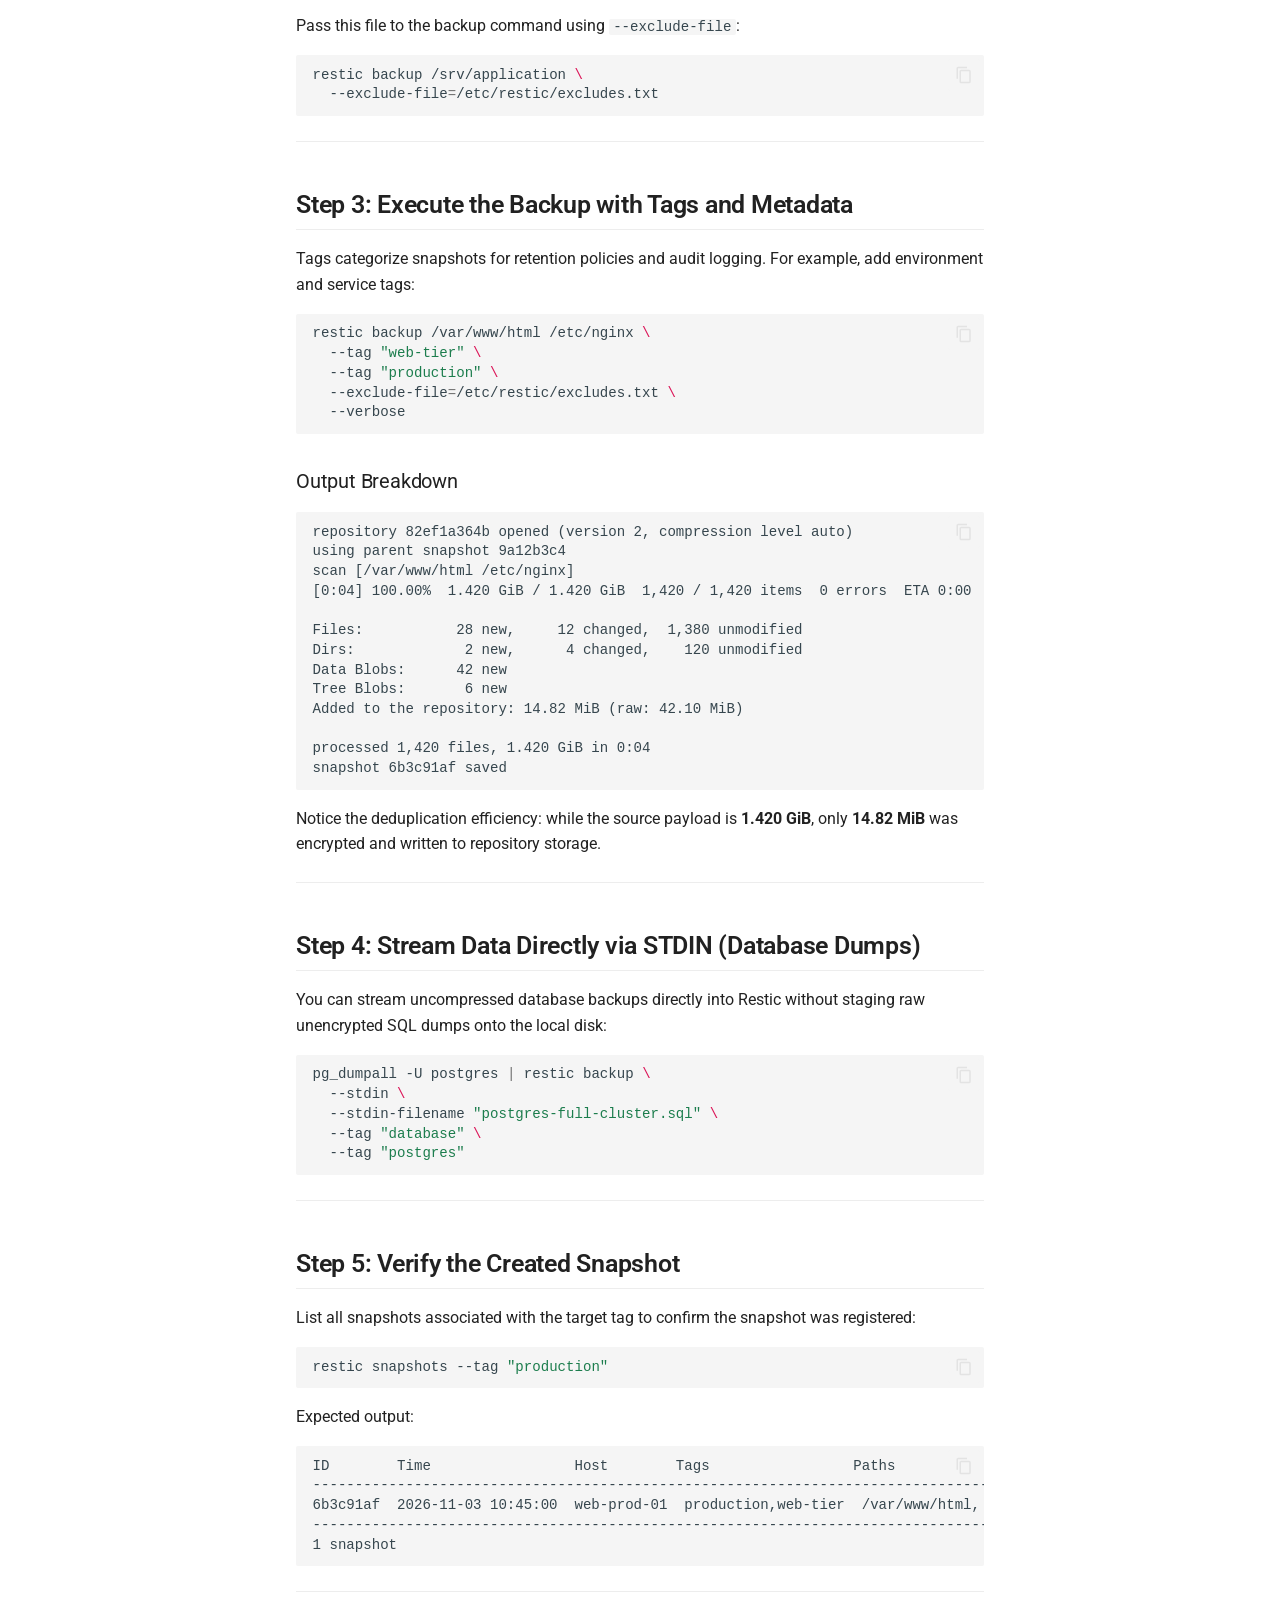
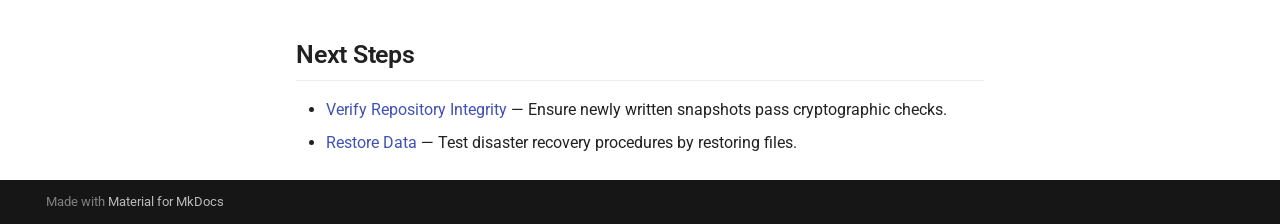
<file: tasks/create-backups/index.html>
<!doctype html>
<html lang="en" class="no-js">
  <head>
    
      <meta charset="utf-8">
      <meta name="viewport" content="width=device-width,initial-scale=1">
      
        <meta name="description" content="Step-by-step task guide to execute fast, deduplicated, and encrypted backups using Restic CLI, including tags and exclude rules.">
      
      
        <meta name="author" content="Portfolio Writing Sample">
      
      
        <link rel="canonical" href="https://Er-Akash0053.github.io/restic-docs-site/tasks/create-backups/">
      
      
        <link rel="prev" href="../initialize-repository/">
      
      
        <link rel="next" href="../verify-integrity/">
      
      
        
      
      
      <link rel="icon" href="../../assets/images/favicon.png">
      <meta name="generator" content="mkdocs-1.6.1, mkdocs-material-9.8.0">
    
    
      
        <title>How to Create Incremental and Tagged Backups - Restic Documentation & Storage Architecture</title>
      
    
    
      <link rel="stylesheet" href="../../assets/stylesheets/main.57a0d79d.min.css">
      
        
        <link rel="stylesheet" href="../../assets/stylesheets/palette.fb2fffe2.min.css">
      
      


    
    
      
    
    
      
        
        
        <link rel="preconnect" href="https://fonts.gstatic.com" crossorigin>
        <link rel="stylesheet" href="https://fonts.googleapis.com/css?family=Roboto:300,300i,400,400i,700,700i%7CRoboto+Mono:400,400i,700,700i&display=fallback">
        <style>:root{--md-text-font:"Roboto";--md-code-font:"Roboto Mono"}</style>
      
    
    
      <link rel="stylesheet" href="../../assets/custom.css">
    
    <script>__md_scope=new URL("../..",location),__md_hash=e=>[...e].reduce(((e,_)=>(e<<5)-e+_.charCodeAt(0)),0),__md_get=(e,_=localStorage,t=__md_scope)=>JSON.parse(_.getItem(t.pathname+"."+e)),__md_set=(e,_,t=localStorage,a=__md_scope)=>{try{t.setItem(a.pathname+"."+e,JSON.stringify(_))}catch(e){}}</script>
    
      

    
    
  </head>
  
  
    
    
      
    
    
    
    
    <body dir="ltr" data-md-color-scheme="default" data-md-color-primary="indigo" data-md-color-accent="deep-purple">
  
    
    <input class="md-toggle" data-md-toggle="drawer" type="checkbox" id="__drawer" autocomplete="off">
    <input class="md-toggle" data-md-toggle="search" type="checkbox" id="__search" autocomplete="off">
    <label class="md-overlay" for="__drawer"></label>
    <div data-md-component="skip">
      
        
        <a href="#create-incremental-tagged-backups" class="md-skip">
          Skip to content
        </a>
      
    </div>
    <div data-md-component="announce">
      
    </div>
    
    
      

<header class="md-header" data-md-component="header">
  <nav class="md-header__inner md-grid" aria-label="Header">
    <a href="../.." title="Restic Documentation &amp; Storage Architecture" class="md-header__button md-logo" aria-label="Restic Documentation & Storage Architecture" data-md-component="logo">
      
  
  <svg xmlns="http://www.w3.org/2000/svg" viewBox="0 0 24 24"><path d="M12 8a3 3 0 0 0 3-3 3 3 0 0 0-3-3 3 3 0 0 0-3 3 3 3 0 0 0 3 3m0 3.54C9.64 9.35 6.5 8 3 8v11c3.5 0 6.64 1.35 9 3.54 2.36-2.19 5.5-3.54 9-3.54V8c-3.5 0-6.64 1.35-9 3.54"/></svg>

    </a>
    <label class="md-header__button md-icon" for="__drawer">
      
      <svg xmlns="http://www.w3.org/2000/svg" viewBox="0 0 24 24"><path d="M3 6h18v2H3zm0 5h18v2H3zm0 5h18v2H3z"/></svg>
    </label>
    <div class="md-header__title" data-md-component="header-title">
      <div class="md-header__ellipsis">
        <div class="md-header__topic">
          <span class="md-ellipsis">
            Restic Documentation & Storage Architecture
          </span>
        </div>
        <div class="md-header__topic" data-md-component="header-topic">
          <span class="md-ellipsis">
            
              How to Create Incremental and Tagged Backups
            
          </span>
        </div>
      </div>
    </div>
    
      
        <form class="md-header__option" data-md-component="palette">
  
    
    
    
    <input class="md-option" data-md-color-media="" data-md-color-scheme="default" data-md-color-primary="indigo" data-md-color-accent="deep-purple"  aria-label="Switch to dark mode"  type="radio" name="__palette" id="__palette_0">
    
      <label class="md-header__button md-icon" title="Switch to dark mode" for="__palette_1" hidden>
        <svg xmlns="http://www.w3.org/2000/svg" viewBox="0 0 24 24"><path d="M12 8a4 4 0 0 0-4 4 4 4 0 0 0 4 4 4 4 0 0 0 4-4 4 4 0 0 0-4-4m0 10a6 6 0 0 1-6-6 6 6 0 0 1 6-6 6 6 0 0 1 6 6 6 6 0 0 1-6 6m8-9.31V4h-4.69L12 .69 8.69 4H4v4.69L.69 12 4 15.31V20h4.69L12 23.31 15.31 20H20v-4.69L23.31 12z"/></svg>
      </label>
    
  
    
    
    
    <input class="md-option" data-md-color-media="" data-md-color-scheme="slate" data-md-color-primary="indigo" data-md-color-accent="deep-purple"  aria-label="Switch to light mode"  type="radio" name="__palette" id="__palette_1">
    
      <label class="md-header__button md-icon" title="Switch to light mode" for="__palette_0" hidden>
        <svg xmlns="http://www.w3.org/2000/svg" viewBox="0 0 24 24"><path d="M12 18c-.89 0-1.74-.2-2.5-.55C11.56 16.5 13 14.42 13 12s-1.44-4.5-3.5-5.45C10.26 6.2 11.11 6 12 6a6 6 0 0 1 6 6 6 6 0 0 1-6 6m8-9.31V4h-4.69L12 .69 8.69 4H4v4.69L.69 12 4 15.31V20h4.69L12 23.31 15.31 20H20v-4.69L23.31 12z"/></svg>
      </label>
    
  
</form>
      
    
    
      <script>var palette=__md_get("__palette");if(palette&&palette.color){if("(prefers-color-scheme)"===palette.color.media){var media=matchMedia("(prefers-color-scheme: light)"),input=document.querySelector(media.matches?"[data-md-color-media='(prefers-color-scheme: light)']":"[data-md-color-media='(prefers-color-scheme: dark)']");palette.color.media=input.getAttribute("data-md-color-media"),palette.color.scheme=input.getAttribute("data-md-color-scheme"),palette.color.primary=input.getAttribute("data-md-color-primary"),palette.color.accent=input.getAttribute("data-md-color-accent")}for(var[key,value]of Object.entries(palette.color))document.body.setAttribute("data-md-color-"+key,value)}</script>
    
    
    
      
      
        <label class="md-header__button md-icon" for="__search">
          
          <svg xmlns="http://www.w3.org/2000/svg" viewBox="0 0 24 24"><path d="M9.5 3A6.5 6.5 0 0 1 16 9.5c0 1.61-.59 3.09-1.56 4.23l.27.27h.79l5 5-1.5 1.5-5-5v-.79l-.27-.27A6.52 6.52 0 0 1 9.5 16 6.5 6.5 0 0 1 3 9.5 6.5 6.5 0 0 1 9.5 3m0 2C7 5 5 7 5 9.5S7 14 9.5 14 14 12 14 9.5 12 5 9.5 5"/></svg>
        </label>
        <div class="md-search" data-md-component="search" role="dialog">
  <label class="md-search__overlay" for="__search"></label>
  <div class="md-search__inner" role="search">
    <form class="md-search__form" name="search">
      <input type="text" class="md-search__input" name="query" aria-label="Search" placeholder="Search" autocapitalize="off" autocorrect="off" autocomplete="off" spellcheck="false" data-md-component="search-query" required>
      <label class="md-search__icon md-icon" for="__search">
        
        <svg xmlns="http://www.w3.org/2000/svg" viewBox="0 0 24 24"><path d="M9.5 3A6.5 6.5 0 0 1 16 9.5c0 1.61-.59 3.09-1.56 4.23l.27.27h.79l5 5-1.5 1.5-5-5v-.79l-.27-.27A6.52 6.52 0 0 1 9.5 16 6.5 6.5 0 0 1 3 9.5 6.5 6.5 0 0 1 9.5 3m0 2C7 5 5 7 5 9.5S7 14 9.5 14 14 12 14 9.5 12 5 9.5 5"/></svg>
        
        <svg xmlns="http://www.w3.org/2000/svg" viewBox="0 0 24 24"><path d="M20 11v2H8l5.5 5.5-1.42 1.42L4.16 12l7.92-7.92L13.5 5.5 8 11z"/></svg>
      </label>
      <nav class="md-search__options" aria-label="Search">
        
        <button type="reset" class="md-search__icon md-icon" title="Clear" aria-label="Clear" tabindex="-1">
          
          <svg xmlns="http://www.w3.org/2000/svg" viewBox="0 0 24 24"><path d="M19 6.41 17.59 5 12 10.59 6.41 5 5 6.41 10.59 12 5 17.59 6.41 19 12 13.41 17.59 19 19 17.59 13.41 12z"/></svg>
        </button>
      </nav>
      
        <div class="md-search__suggest" data-md-component="search-suggest"></div>
      
    </form>
    <div class="md-search__output">
      <div class="md-search__scrollwrap" tabindex="0" data-md-scrollfix>
        <div class="md-search-result" data-md-component="search-result">
          <div class="md-search-result__meta">
            Initializing search
          </div>
          <ol class="md-search-result__list" role="presentation"></ol>
        </div>
      </div>
    </div>
  </div>
</div>
      
    
    
      <div class="md-header__source">
        <a href="https://github.com/Er-Akash0053/restic-docs-site" title="Go to repository" class="md-source" data-md-component="source">
  <div class="md-source__icon md-icon">
    
    <svg xmlns="http://www.w3.org/2000/svg" viewBox="0 0 448 512"><!--! Font Awesome Free 7.1.0 by @fontawesome - https://fontawesome.com License - https://fontawesome.com/license/free (Icons: CC BY 4.0, Fonts: SIL OFL 1.1, Code: MIT License) Copyright 2025 Fonticons, Inc.--><path d="M439.6 236.1 244 40.5c-5.4-5.5-12.8-8.5-20.4-8.5s-15 3-20.4 8.4L162.5 81l51.5 51.5c27.1-9.1 52.7 16.8 43.4 43.7l49.7 49.7c34.2-11.8 61.2 31 35.5 56.7-26.5 26.5-70.2-2.9-56-37.3L240.3 199v121.9c25.3 12.5 22.3 41.8 9.1 55-6.4 6.4-15.2 10.1-24.3 10.1s-17.8-3.6-24.3-10.1c-17.6-17.6-11.1-46.9 11.2-56v-123c-20.8-8.5-24.6-30.7-18.6-45L142.6 101 8.5 235.1C3 240.6 0 247.9 0 255.5s3 15 8.5 20.4l195.6 195.7c5.4 5.4 12.7 8.4 20.4 8.4s15-3 20.4-8.4l194.7-194.7c5.4-5.4 8.4-12.8 8.4-20.4s-3-15-8.4-20.4"/></svg>
  </div>
  <div class="md-source__repository">
    Er-Akash0053/restic-docs-site
  </div>
</a>
      </div>
    
  </nav>
  
</header>
    
    <div class="md-container" data-md-component="container">
      
      
        
          
            
<nav class="md-tabs" aria-label="Tabs" data-md-component="tabs">
  <div class="md-grid">
    <ul class="md-tabs__list">
      
        
  
  
  
  
    <li class="md-tabs__item">
      <a href="../.." class="md-tabs__link">
        
  
  
    
  
  Overview

      </a>
    </li>
  

      
        
  
  
  
  
    
    
      <li class="md-tabs__item">
        <a href="../../concepts/architecture/" class="md-tabs__link">
          
  
  
  Concepts

        </a>
      </li>
    
  

      
        
  
  
  
    
  
  
    
    
      <li class="md-tabs__item md-tabs__item--active">
        <a href="../initialize-repository/" class="md-tabs__link">
          
  
  
  Tasks

        </a>
      </li>
    
  

      
        
  
  
  
  
    
    
      <li class="md-tabs__item">
        <a href="../../reference/cli-cheat-sheet/" class="md-tabs__link">
          
  
  
  Reference

        </a>
      </li>
    
  

      
        
  
  
  
  
    
    
      <li class="md-tabs__item">
        <a href="../../release-notes/v0-17-0/" class="md-tabs__link">
          
  
  
  Release Notes

        </a>
      </li>
    
  

      
    </ul>
  </div>
</nav>
          
        
      
      <main class="md-main" data-md-component="main">
        <div class="md-main__inner md-grid">
          
            
              
              <div class="md-sidebar md-sidebar--primary" data-md-component="sidebar" data-md-type="navigation" >
                <div class="md-sidebar__scrollwrap">
                  <div class="md-sidebar__inner">
                    


  


<nav class="md-nav md-nav--primary md-nav--lifted" aria-label="Navigation" data-md-level="0">
  <label class="md-nav__title" for="__drawer">
    <a href="../.." title="Restic Documentation &amp; Storage Architecture" class="md-nav__button md-logo" aria-label="Restic Documentation & Storage Architecture" data-md-component="logo">
      
  
  <svg xmlns="http://www.w3.org/2000/svg" viewBox="0 0 24 24"><path d="M12 8a3 3 0 0 0 3-3 3 3 0 0 0-3-3 3 3 0 0 0-3 3 3 3 0 0 0 3 3m0 3.54C9.64 9.35 6.5 8 3 8v11c3.5 0 6.64 1.35 9 3.54 2.36-2.19 5.5-3.54 9-3.54V8c-3.5 0-6.64 1.35-9 3.54"/></svg>

    </a>
    Restic Documentation & Storage Architecture
  </label>
  
    <div class="md-nav__source">
      <a href="https://github.com/Er-Akash0053/restic-docs-site" title="Go to repository" class="md-source" data-md-component="source">
  <div class="md-source__icon md-icon">
    
    <svg xmlns="http://www.w3.org/2000/svg" viewBox="0 0 448 512"><!--! Font Awesome Free 7.1.0 by @fontawesome - https://fontawesome.com License - https://fontawesome.com/license/free (Icons: CC BY 4.0, Fonts: SIL OFL 1.1, Code: MIT License) Copyright 2025 Fonticons, Inc.--><path d="M439.6 236.1 244 40.5c-5.4-5.5-12.8-8.5-20.4-8.5s-15 3-20.4 8.4L162.5 81l51.5 51.5c27.1-9.1 52.7 16.8 43.4 43.7l49.7 49.7c34.2-11.8 61.2 31 35.5 56.7-26.5 26.5-70.2-2.9-56-37.3L240.3 199v121.9c25.3 12.5 22.3 41.8 9.1 55-6.4 6.4-15.2 10.1-24.3 10.1s-17.8-3.6-24.3-10.1c-17.6-17.6-11.1-46.9 11.2-56v-123c-20.8-8.5-24.6-30.7-18.6-45L142.6 101 8.5 235.1C3 240.6 0 247.9 0 255.5s3 15 8.5 20.4l195.6 195.7c5.4 5.4 12.7 8.4 20.4 8.4s15-3 20.4-8.4l194.7-194.7c5.4-5.4 8.4-12.8 8.4-20.4s-3-15-8.4-20.4"/></svg>
  </div>
  <div class="md-source__repository">
    Er-Akash0053/restic-docs-site
  </div>
</a>
    </div>
  
  <ul class="md-nav__list" data-md-scrollfix>
    
      
      
  
  
  
  
    <li class="md-nav__item">
      <a href="../.." class="md-nav__link">
        
  
  
  <span class="md-ellipsis">
    
  
    Overview
  

    
  </span>
  
  

      </a>
    </li>
  

    
      
      
  
  
  
  
    
    
    
    
      
      
        
      
    
    
    <li class="md-nav__item md-nav__item--nested">
      
        
        
        <input class="md-nav__toggle md-toggle " type="checkbox" id="__nav_2" >
        
          
          <label class="md-nav__link" for="__nav_2" id="__nav_2_label" tabindex="0">
            
  
  
  <span class="md-ellipsis">
    
  
    Concepts
  

    
  </span>
  
  

            <span class="md-nav__icon md-icon"></span>
          </label>
        
        <nav class="md-nav" data-md-level="1" aria-labelledby="__nav_2_label" aria-expanded="false">
          <label class="md-nav__title" for="__nav_2">
            <span class="md-nav__icon md-icon"></span>
            
  
    Concepts
  

          </label>
          <ul class="md-nav__list" data-md-scrollfix>
            
              
                
  
  
  
  
    <li class="md-nav__item">
      <a href="../../concepts/architecture/" class="md-nav__link">
        
  
  
  <span class="md-ellipsis">
    
  
    Repository Architecture
  

    
  </span>
  
  

      </a>
    </li>
  

              
            
              
                
  
  
  
  
    <li class="md-nav__item">
      <a href="../../concepts/deduplication/" class="md-nav__link">
        
  
  
  <span class="md-ellipsis">
    
  
    Deduplication Mechanics
  

    
  </span>
  
  

      </a>
    </li>
  

              
            
              
                
  
  
  
  
    <li class="md-nav__item">
      <a href="../../concepts/retention-and-pruning/" class="md-nav__link">
        
  
  
  <span class="md-ellipsis">
    
  
    Retention & Pruning Lifecycle
  

    
  </span>
  
  

      </a>
    </li>
  

              
            
          </ul>
        </nav>
      
    </li>
  

    
      
      
  
  
    
  
  
  
    
    
    
    
      
        
        
      
      
        
      
    
    
    <li class="md-nav__item md-nav__item--active md-nav__item--section md-nav__item--nested">
      
        
        
        <input class="md-nav__toggle md-toggle " type="checkbox" id="__nav_3" checked>
        
          
          <label class="md-nav__link" for="__nav_3" id="__nav_3_label" tabindex="">
            
  
  
  <span class="md-ellipsis">
    
  
    Tasks
  

    
  </span>
  
  

            <span class="md-nav__icon md-icon"></span>
          </label>
        
        <nav class="md-nav" data-md-level="1" aria-labelledby="__nav_3_label" aria-expanded="true">
          <label class="md-nav__title" for="__nav_3">
            <span class="md-nav__icon md-icon"></span>
            
  
    Tasks
  

          </label>
          <ul class="md-nav__list" data-md-scrollfix>
            
              
                
  
  
  
  
    <li class="md-nav__item">
      <a href="../initialize-repository/" class="md-nav__link">
        
  
  
  <span class="md-ellipsis">
    
  
    Initialize a Repository
  

    
  </span>
  
  

      </a>
    </li>
  

              
            
              
                
  
  
    
  
  
  
    <li class="md-nav__item md-nav__item--active">
      
      <input class="md-nav__toggle md-toggle" type="checkbox" id="__toc">
      
      
        
      
      
        <label class="md-nav__link md-nav__link--active" for="__toc">
          
  
  
  <span class="md-ellipsis">
    
  
    Create Backups
  

    
  </span>
  
  

          <span class="md-nav__icon md-icon"></span>
        </label>
      
      <a href="./" class="md-nav__link md-nav__link--active">
        
  
  
  <span class="md-ellipsis">
    
  
    Create Backups
  

    
  </span>
  
  

      </a>
      
        

<nav class="md-nav md-nav--secondary" aria-label="Table of contents">
  
  
  
    
  
  
    <label class="md-nav__title" for="__toc">
      <span class="md-nav__icon md-icon"></span>
      Table of contents
    </label>
    <ul class="md-nav__list" data-md-component="toc" data-md-scrollfix>
      
        <li class="md-nav__item">
  <a href="#prerequisites" class="md-nav__link">
    <span class="md-ellipsis">
      
        Prerequisites
      
    </span>
  </a>
  
</li>
      
        <li class="md-nav__item">
  <a href="#step-1-perform-a-dry-run-backup" class="md-nav__link">
    <span class="md-ellipsis">
      
        Step 1: Perform a Dry-Run Backup
      
    </span>
  </a>
  
</li>
      
        <li class="md-nav__item">
  <a href="#step-2-configure-exclude-rules" class="md-nav__link">
    <span class="md-ellipsis">
      
        Step 2: Configure Exclude Rules
      
    </span>
  </a>
  
</li>
      
        <li class="md-nav__item">
  <a href="#step-3-execute-the-backup-with-tags-and-metadata" class="md-nav__link">
    <span class="md-ellipsis">
      
        Step 3: Execute the Backup with Tags and Metadata
      
    </span>
  </a>
  
    <nav class="md-nav" aria-label="Step 3: Execute the Backup with Tags and Metadata">
      <ul class="md-nav__list">
        
          <li class="md-nav__item">
  <a href="#output-breakdown" class="md-nav__link">
    <span class="md-ellipsis">
      
        Output Breakdown
      
    </span>
  </a>
  
</li>
        
      </ul>
    </nav>
  
</li>
      
        <li class="md-nav__item">
  <a href="#step-4-stream-data-directly-via-stdin-database-dumps" class="md-nav__link">
    <span class="md-ellipsis">
      
        Step 4: Stream Data Directly via STDIN (Database Dumps)
      
    </span>
  </a>
  
</li>
      
        <li class="md-nav__item">
  <a href="#step-5-verify-the-created-snapshot" class="md-nav__link">
    <span class="md-ellipsis">
      
        Step 5: Verify the Created Snapshot
      
    </span>
  </a>
  
</li>
      
        <li class="md-nav__item">
  <a href="#next-steps" class="md-nav__link">
    <span class="md-ellipsis">
      
        Next Steps
      
    </span>
  </a>
  
</li>
      
    </ul>
  
</nav>
      
    </li>
  

              
            
              
                
  
  
  
  
    <li class="md-nav__item">
      <a href="../verify-integrity/" class="md-nav__link">
        
  
  
  <span class="md-ellipsis">
    
  
    Verify Repository Integrity
  

    
  </span>
  
  

      </a>
    </li>
  

              
            
              
                
  
  
  
  
    <li class="md-nav__item">
      <a href="../restore-data/" class="md-nav__link">
        
  
  
  <span class="md-ellipsis">
    
  
    Restore Data
  

    
  </span>
  
  

      </a>
    </li>
  

              
            
              
                
  
  
  
  
    <li class="md-nav__item">
      <a href="../prune-snapshots/" class="md-nav__link">
        
  
  
  <span class="md-ellipsis">
    
  
    Prune & Enforce Retention
  

    
  </span>
  
  

      </a>
    </li>
  

              
            
          </ul>
        </nav>
      
    </li>
  

    
      
      
  
  
  
  
    
    
    
    
      
      
        
      
    
    
    <li class="md-nav__item md-nav__item--nested">
      
        
        
        <input class="md-nav__toggle md-toggle " type="checkbox" id="__nav_4" >
        
          
          <label class="md-nav__link" for="__nav_4" id="__nav_4_label" tabindex="0">
            
  
  
  <span class="md-ellipsis">
    
  
    Reference
  

    
  </span>
  
  

            <span class="md-nav__icon md-icon"></span>
          </label>
        
        <nav class="md-nav" data-md-level="1" aria-labelledby="__nav_4_label" aria-expanded="false">
          <label class="md-nav__title" for="__nav_4">
            <span class="md-nav__icon md-icon"></span>
            
  
    Reference
  

          </label>
          <ul class="md-nav__list" data-md-scrollfix>
            
              
                
  
  
  
  
    <li class="md-nav__item">
      <a href="../../reference/cli-cheat-sheet/" class="md-nav__link">
        
  
  
  <span class="md-ellipsis">
    
  
    CLI Command Cheat Sheet
  

    
  </span>
  
  

      </a>
    </li>
  

              
            
              
                
  
  
  
  
    <li class="md-nav__item">
      <a href="../../reference/error-troubleshooting/" class="md-nav__link">
        
  
  
  <span class="md-ellipsis">
    
  
    Error Codes & Troubleshooting
  

    
  </span>
  
  

      </a>
    </li>
  

              
            
          </ul>
        </nav>
      
    </li>
  

    
      
      
  
  
  
  
    
    
    
    
      
      
        
      
    
    
    <li class="md-nav__item md-nav__item--nested">
      
        
        
        <input class="md-nav__toggle md-toggle " type="checkbox" id="__nav_5" >
        
          
          <label class="md-nav__link" for="__nav_5" id="__nav_5_label" tabindex="0">
            
  
  
  <span class="md-ellipsis">
    
  
    Release Notes
  

    
  </span>
  
  

            <span class="md-nav__icon md-icon"></span>
          </label>
        
        <nav class="md-nav" data-md-level="1" aria-labelledby="__nav_5_label" aria-expanded="false">
          <label class="md-nav__title" for="__nav_5">
            <span class="md-nav__icon md-icon"></span>
            
  
    Release Notes
  

          </label>
          <ul class="md-nav__list" data-md-scrollfix>
            
              
                
  
  
  
  
    <li class="md-nav__item">
      <a href="../../release-notes/v0-17-0/" class="md-nav__link">
        
  
  
  <span class="md-ellipsis">
    
  
    v0.17.0 Release Notes
  

    
  </span>
  
  

      </a>
    </li>
  

              
            
          </ul>
        </nav>
      
    </li>
  

    
  </ul>
</nav>
                  </div>
                </div>
              </div>
            
            
              
              <div class="md-sidebar md-sidebar--secondary" data-md-component="sidebar" data-md-type="toc" >
                <div class="md-sidebar__scrollwrap">
                  <div class="md-sidebar__inner">
                    

<nav class="md-nav md-nav--secondary" aria-label="Table of contents">
  
  
  
    
  
  
    <label class="md-nav__title" for="__toc">
      <span class="md-nav__icon md-icon"></span>
      Table of contents
    </label>
    <ul class="md-nav__list" data-md-component="toc" data-md-scrollfix>
      
        <li class="md-nav__item">
  <a href="#prerequisites" class="md-nav__link">
    <span class="md-ellipsis">
      
        Prerequisites
      
    </span>
  </a>
  
</li>
      
        <li class="md-nav__item">
  <a href="#step-1-perform-a-dry-run-backup" class="md-nav__link">
    <span class="md-ellipsis">
      
        Step 1: Perform a Dry-Run Backup
      
    </span>
  </a>
  
</li>
      
        <li class="md-nav__item">
  <a href="#step-2-configure-exclude-rules" class="md-nav__link">
    <span class="md-ellipsis">
      
        Step 2: Configure Exclude Rules
      
    </span>
  </a>
  
</li>
      
        <li class="md-nav__item">
  <a href="#step-3-execute-the-backup-with-tags-and-metadata" class="md-nav__link">
    <span class="md-ellipsis">
      
        Step 3: Execute the Backup with Tags and Metadata
      
    </span>
  </a>
  
    <nav class="md-nav" aria-label="Step 3: Execute the Backup with Tags and Metadata">
      <ul class="md-nav__list">
        
          <li class="md-nav__item">
  <a href="#output-breakdown" class="md-nav__link">
    <span class="md-ellipsis">
      
        Output Breakdown
      
    </span>
  </a>
  
</li>
        
      </ul>
    </nav>
  
</li>
      
        <li class="md-nav__item">
  <a href="#step-4-stream-data-directly-via-stdin-database-dumps" class="md-nav__link">
    <span class="md-ellipsis">
      
        Step 4: Stream Data Directly via STDIN (Database Dumps)
      
    </span>
  </a>
  
</li>
      
        <li class="md-nav__item">
  <a href="#step-5-verify-the-created-snapshot" class="md-nav__link">
    <span class="md-ellipsis">
      
        Step 5: Verify the Created Snapshot
      
    </span>
  </a>
  
</li>
      
        <li class="md-nav__item">
  <a href="#next-steps" class="md-nav__link">
    <span class="md-ellipsis">
      
        Next Steps
      
    </span>
  </a>
  
</li>
      
    </ul>
  
</nav>
                  </div>
                </div>
              </div>
            
          
          
            <div class="md-content" data-md-component="content">
              
              <article class="md-content__inner md-typeset">
                
                  


  
  


<p><span class="topic-badge badge-task">Task</span></p>
<h1 id="create-incremental-tagged-backups">Create Incremental &amp; Tagged Backups<a class="headerlink" href="#create-incremental-tagged-backups" title="Permanent link">&para;</a></h1>
<p>This procedure walks you through executing backups with Restic. It covers single directories, multi-path sources, exclusion patterns, tagging for compliance, and dry-run safety testing.</p>
<hr />
<h2 id="prerequisites">Prerequisites<a class="headerlink" href="#prerequisites" title="Permanent link">&para;</a></h2>
<ul>
<li>An initialized repository accessible via <code>RESTIC_REPOSITORY</code> and <code>RESTIC_PASSWORD</code>.</li>
<li>Read access to all source directories to be backed up.</li>
<li>Root or <code>cap_dac_read_search</code> capabilities if backing up system directories (<code>/etc</code>, <code>/var</code>).</li>
</ul>
<hr />
<h2 id="step-1-perform-a-dry-run-backup">Step 1: Perform a Dry-Run Backup<a class="headerlink" href="#step-1-perform-a-dry-run-backup" title="Permanent link">&para;</a></h2>
<p>Before transferring files, run a dry-run test using the <code>--dry-run</code> flag. This scans the filesystem, evaluates exclusions, and calculates upload metrics without modifying repository data:</p>
<div class="language-bash highlight"><pre><span></span><code><span id="__span-0-1"><a id="__codelineno-0-1" name="__codelineno-0-1" href="#__codelineno-0-1"></a>restic<span class="w"> </span>backup<span class="w"> </span>/var/www/html<span class="w"> </span>/etc/nginx<span class="w"> </span><span class="se">\</span>
</span><span id="__span-0-2"><a id="__codelineno-0-2" name="__codelineno-0-2" href="#__codelineno-0-2"></a><span class="w">  </span>--dry-run<span class="w"> </span><span class="se">\</span>
</span><span id="__span-0-3"><a id="__codelineno-0-3" name="__codelineno-0-3" href="#__codelineno-0-3"></a><span class="w">  </span>--verbose
</span></code></pre></div>
<p>Review the dry-run summary:</p>
<div class="language-text highlight"><pre><span></span><code><span id="__span-1-1"><a id="__codelineno-1-1" name="__codelineno-1-1" href="#__codelineno-1-1"></a>open repository
</span><span id="__span-1-2"><a id="__codelineno-1-2" name="__codelineno-1-2" href="#__codelineno-1-2"></a>repository 82ef1a364b opened (version 2, compression level auto)
</span><span id="__span-1-3"><a id="__codelineno-1-3" name="__codelineno-1-3" href="#__codelineno-1-3"></a>created new cache in /home/operator/.cache/restic
</span><span id="__span-1-4"><a id="__codelineno-1-4" name="__codelineno-1-4" href="#__codelineno-1-4"></a>[0:02] 1,420 files, 480.20 MiB, 0 errors
</span><span id="__span-1-5"><a id="__codelineno-1-5" name="__codelineno-1-5" href="#__codelineno-1-5"></a>Would add to the repository:
</span><span id="__span-1-6"><a id="__codelineno-1-6" name="__codelineno-1-6" href="#__codelineno-1-6"></a>  1,420 files
</span><span id="__span-1-7"><a id="__codelineno-1-7" name="__codelineno-1-7" href="#__codelineno-1-7"></a>  480.20 MiB
</span><span id="__span-1-8"><a id="__codelineno-1-8" name="__codelineno-1-8" href="#__codelineno-1-8"></a>
</span><span id="__span-1-9"><a id="__codelineno-1-9" name="__codelineno-1-9" href="#__codelineno-1-9"></a>processed 1,420 files, 480.20 MiB in 0:02
</span></code></pre></div>
<hr />
<h2 id="step-2-configure-exclude-rules">Step 2: Configure Exclude Rules<a class="headerlink" href="#step-2-configure-exclude-rules" title="Permanent link">&para;</a></h2>
<p>Backing up ephemeral caches, sockets, or temp files degrades deduplication and wastes storage. Create an exclusion file:</p>
<div class="language-bash highlight"><span class="filename">/etc/restic/excludes.txt</span><pre><span></span><code><span id="__span-2-1"><a id="__codelineno-2-1" name="__codelineno-2-1" href="#__codelineno-2-1"></a><span class="c1"># Version control metadata</span>
</span><span id="__span-2-2"><a id="__codelineno-2-2" name="__codelineno-2-2" href="#__codelineno-2-2"></a>.git/
</span><span id="__span-2-3"><a id="__codelineno-2-3" name="__codelineno-2-3" href="#__codelineno-2-3"></a>.svn/
</span><span id="__span-2-4"><a id="__codelineno-2-4" name="__codelineno-2-4" href="#__codelineno-2-4"></a>
</span><span id="__span-2-5"><a id="__codelineno-2-5" name="__codelineno-2-5" href="#__codelineno-2-5"></a><span class="c1"># Ephemeral caches and logs</span>
</span><span id="__span-2-6"><a id="__codelineno-2-6" name="__codelineno-2-6" href="#__codelineno-2-6"></a>*.tmp
</span><span id="__span-2-7"><a id="__codelineno-2-7" name="__codelineno-2-7" href="#__codelineno-2-7"></a>*.log
</span><span id="__span-2-8"><a id="__codelineno-2-8" name="__codelineno-2-8" href="#__codelineno-2-8"></a>/var/log/*
</span><span id="__span-2-9"><a id="__codelineno-2-9" name="__codelineno-2-9" href="#__codelineno-2-9"></a>__pycache__/
</span><span id="__span-2-10"><a id="__codelineno-2-10" name="__codelineno-2-10" href="#__codelineno-2-10"></a>node_modules/
</span><span id="__span-2-11"><a id="__codelineno-2-11" name="__codelineno-2-11" href="#__codelineno-2-11"></a>.cache/
</span></code></pre></div>
<p>Pass this file to the backup command using <code>--exclude-file</code>:</p>
<div class="language-bash highlight"><pre><span></span><code><span id="__span-3-1"><a id="__codelineno-3-1" name="__codelineno-3-1" href="#__codelineno-3-1"></a>restic<span class="w"> </span>backup<span class="w"> </span>/srv/application<span class="w"> </span><span class="se">\</span>
</span><span id="__span-3-2"><a id="__codelineno-3-2" name="__codelineno-3-2" href="#__codelineno-3-2"></a><span class="w">  </span>--exclude-file<span class="o">=</span>/etc/restic/excludes.txt
</span></code></pre></div>
<hr />
<h2 id="step-3-execute-the-backup-with-tags-and-metadata">Step 3: Execute the Backup with Tags and Metadata<a class="headerlink" href="#step-3-execute-the-backup-with-tags-and-metadata" title="Permanent link">&para;</a></h2>
<p>Tags categorize snapshots for retention policies and audit logging. For example, add environment and service tags:</p>
<div class="language-bash highlight"><pre><span></span><code><span id="__span-4-1"><a id="__codelineno-4-1" name="__codelineno-4-1" href="#__codelineno-4-1"></a>restic<span class="w"> </span>backup<span class="w"> </span>/var/www/html<span class="w"> </span>/etc/nginx<span class="w"> </span><span class="se">\</span>
</span><span id="__span-4-2"><a id="__codelineno-4-2" name="__codelineno-4-2" href="#__codelineno-4-2"></a><span class="w">  </span>--tag<span class="w"> </span><span class="s2">"web-tier"</span><span class="w"> </span><span class="se">\</span>
</span><span id="__span-4-3"><a id="__codelineno-4-3" name="__codelineno-4-3" href="#__codelineno-4-3"></a><span class="w">  </span>--tag<span class="w"> </span><span class="s2">"production"</span><span class="w"> </span><span class="se">\</span>
</span><span id="__span-4-4"><a id="__codelineno-4-4" name="__codelineno-4-4" href="#__codelineno-4-4"></a><span class="w">  </span>--exclude-file<span class="o">=</span>/etc/restic/excludes.txt<span class="w"> </span><span class="se">\</span>
</span><span id="__span-4-5"><a id="__codelineno-4-5" name="__codelineno-4-5" href="#__codelineno-4-5"></a><span class="w">  </span>--verbose
</span></code></pre></div>
<h3 id="output-breakdown">Output Breakdown<a class="headerlink" href="#output-breakdown" title="Permanent link">&para;</a></h3>
<div class="language-text highlight"><pre><span></span><code><span id="__span-5-1"><a id="__codelineno-5-1" name="__codelineno-5-1" href="#__codelineno-5-1"></a>repository 82ef1a364b opened (version 2, compression level auto)
</span><span id="__span-5-2"><a id="__codelineno-5-2" name="__codelineno-5-2" href="#__codelineno-5-2"></a>using parent snapshot 9a12b3c4
</span><span id="__span-5-3"><a id="__codelineno-5-3" name="__codelineno-5-3" href="#__codelineno-5-3"></a>scan [/var/www/html /etc/nginx]
</span><span id="__span-5-4"><a id="__codelineno-5-4" name="__codelineno-5-4" href="#__codelineno-5-4"></a>[0:04] 100.00%  1.420 GiB / 1.420 GiB  1,420 / 1,420 items  0 errors  ETA 0:00
</span><span id="__span-5-5"><a id="__codelineno-5-5" name="__codelineno-5-5" href="#__codelineno-5-5"></a>
</span><span id="__span-5-6"><a id="__codelineno-5-6" name="__codelineno-5-6" href="#__codelineno-5-6"></a>Files:           28 new,     12 changed,  1,380 unmodified
</span><span id="__span-5-7"><a id="__codelineno-5-7" name="__codelineno-5-7" href="#__codelineno-5-7"></a>Dirs:             2 new,      4 changed,    120 unmodified
</span><span id="__span-5-8"><a id="__codelineno-5-8" name="__codelineno-5-8" href="#__codelineno-5-8"></a>Data Blobs:      42 new
</span><span id="__span-5-9"><a id="__codelineno-5-9" name="__codelineno-5-9" href="#__codelineno-5-9"></a>Tree Blobs:       6 new
</span><span id="__span-5-10"><a id="__codelineno-5-10" name="__codelineno-5-10" href="#__codelineno-5-10"></a>Added to the repository: 14.82 MiB (raw: 42.10 MiB)
</span><span id="__span-5-11"><a id="__codelineno-5-11" name="__codelineno-5-11" href="#__codelineno-5-11"></a>
</span><span id="__span-5-12"><a id="__codelineno-5-12" name="__codelineno-5-12" href="#__codelineno-5-12"></a>processed 1,420 files, 1.420 GiB in 0:04
</span><span id="__span-5-13"><a id="__codelineno-5-13" name="__codelineno-5-13" href="#__codelineno-5-13"></a>snapshot 6b3c91af saved
</span></code></pre></div>
<p>Notice the deduplication efficiency: while the source payload is <strong>1.420 GiB</strong>, only <strong>14.82 MiB</strong> was encrypted and written to repository storage.</p>
<hr />
<h2 id="step-4-stream-data-directly-via-stdin-database-dumps">Step 4: Stream Data Directly via STDIN (Database Dumps)<a class="headerlink" href="#step-4-stream-data-directly-via-stdin-database-dumps" title="Permanent link">&para;</a></h2>
<p>You can stream uncompressed database backups directly into Restic without staging raw unencrypted SQL dumps onto the local disk:</p>
<div class="language-bash highlight"><pre><span></span><code><span id="__span-6-1"><a id="__codelineno-6-1" name="__codelineno-6-1" href="#__codelineno-6-1"></a>pg_dumpall<span class="w"> </span>-U<span class="w"> </span>postgres<span class="w"> </span><span class="p">|</span><span class="w"> </span>restic<span class="w"> </span>backup<span class="w"> </span><span class="se">\</span>
</span><span id="__span-6-2"><a id="__codelineno-6-2" name="__codelineno-6-2" href="#__codelineno-6-2"></a><span class="w">  </span>--stdin<span class="w"> </span><span class="se">\</span>
</span><span id="__span-6-3"><a id="__codelineno-6-3" name="__codelineno-6-3" href="#__codelineno-6-3"></a><span class="w">  </span>--stdin-filename<span class="w"> </span><span class="s2">"postgres-full-cluster.sql"</span><span class="w"> </span><span class="se">\</span>
</span><span id="__span-6-4"><a id="__codelineno-6-4" name="__codelineno-6-4" href="#__codelineno-6-4"></a><span class="w">  </span>--tag<span class="w"> </span><span class="s2">"database"</span><span class="w"> </span><span class="se">\</span>
</span><span id="__span-6-5"><a id="__codelineno-6-5" name="__codelineno-6-5" href="#__codelineno-6-5"></a><span class="w">  </span>--tag<span class="w"> </span><span class="s2">"postgres"</span>
</span></code></pre></div>
<hr />
<h2 id="step-5-verify-the-created-snapshot">Step 5: Verify the Created Snapshot<a class="headerlink" href="#step-5-verify-the-created-snapshot" title="Permanent link">&para;</a></h2>
<p>List all snapshots associated with the target tag to confirm the snapshot was registered:</p>
<div class="language-bash highlight"><pre><span></span><code><span id="__span-7-1"><a id="__codelineno-7-1" name="__codelineno-7-1" href="#__codelineno-7-1"></a>restic<span class="w"> </span>snapshots<span class="w"> </span>--tag<span class="w"> </span><span class="s2">"production"</span>
</span></code></pre></div>
<p>Expected output:</p>
<div class="language-text highlight"><pre><span></span><code><span id="__span-8-1"><a id="__codelineno-8-1" name="__codelineno-8-1" href="#__codelineno-8-1"></a>ID        Time                 Host        Tags                 Paths
</span><span id="__span-8-2"><a id="__codelineno-8-2" name="__codelineno-8-2" href="#__codelineno-8-2"></a>-----------------------------------------------------------------------------------------
</span><span id="__span-8-3"><a id="__codelineno-8-3" name="__codelineno-8-3" href="#__codelineno-8-3"></a>6b3c91af  2026-11-03 10:45:00  web-prod-01  production,web-tier  /var/www/html, /etc/nginx
</span><span id="__span-8-4"><a id="__codelineno-8-4" name="__codelineno-8-4" href="#__codelineno-8-4"></a>-----------------------------------------------------------------------------------------
</span><span id="__span-8-5"><a id="__codelineno-8-5" name="__codelineno-8-5" href="#__codelineno-8-5"></a>1 snapshot
</span></code></pre></div>
<hr />
<h2 id="next-steps">Next Steps<a class="headerlink" href="#next-steps" title="Permanent link">&para;</a></h2>
<ul>
<li><a href="../verify-integrity/">Verify Repository Integrity</a> — Ensure newly written snapshots pass cryptographic checks.</li>
<li><a href="../restore-data/">Restore Data</a> — Test disaster recovery procedures by restoring files.</li>
</ul>







  
  






                
              </article>
            </div>
          
          
<script>var target=document.getElementById(location.hash.slice(1));target&&target.name&&(target.checked=target.name.startsWith("__tabbed_"))</script>
        </div>
        
          <button type="button" class="md-top md-icon" data-md-component="top" hidden>
  
  <svg xmlns="http://www.w3.org/2000/svg" viewBox="0 0 24 24"><path d="M13 20h-2V8l-5.5 5.5-1.42-1.42L12 4.16l7.92 7.92-1.42 1.42L13 8z"/></svg>
  Back to top
</button>
        
      </main>
      
        <footer class="md-footer">
  
  <div class="md-footer-meta md-typeset">
    <div class="md-footer-meta__inner md-grid">
      <div class="md-copyright">
  
  
    Made with
    <a href="https://squidfunk.github.io/mkdocs-material/" target="_blank" rel="noopener">
      Material for MkDocs
    </a>
  
</div>
      
    </div>
  </div>
</footer>
      
    </div>
    <div class="md-dialog" data-md-component="dialog">
      <div class="md-dialog__inner md-typeset"></div>
    </div>
    
    
    
      
      
      <script id="__config" type="application/json">{"annotate": null, "base": "../..", "features": ["navigation.instant", "navigation.tracking", "navigation.tabs", "navigation.sections", "navigation.top", "search.suggest", "search.highlight", "content.code.copy", "content.code.annotate"], "search": "../../assets/javascripts/workers/search.a7633da7.min.js", "tags": null, "translations": {"clipboard.copied": "Copied to clipboard", "clipboard.copy": "Copy to clipboard", "search.result.more.one": "1 more on this page", "search.result.more.other": "# more on this page", "search.result.none": "No matching documents", "search.result.one": "1 matching document", "search.result.other": "# matching documents", "search.result.placeholder": "Type to start searching", "search.result.term.missing": "Missing", "select.version": "Select version"}, "version": null}</script>
    
    
      <script src="../../assets/javascripts/bundle.c21346df.min.js"></script>
      
    
  </body>
</html>
</file>
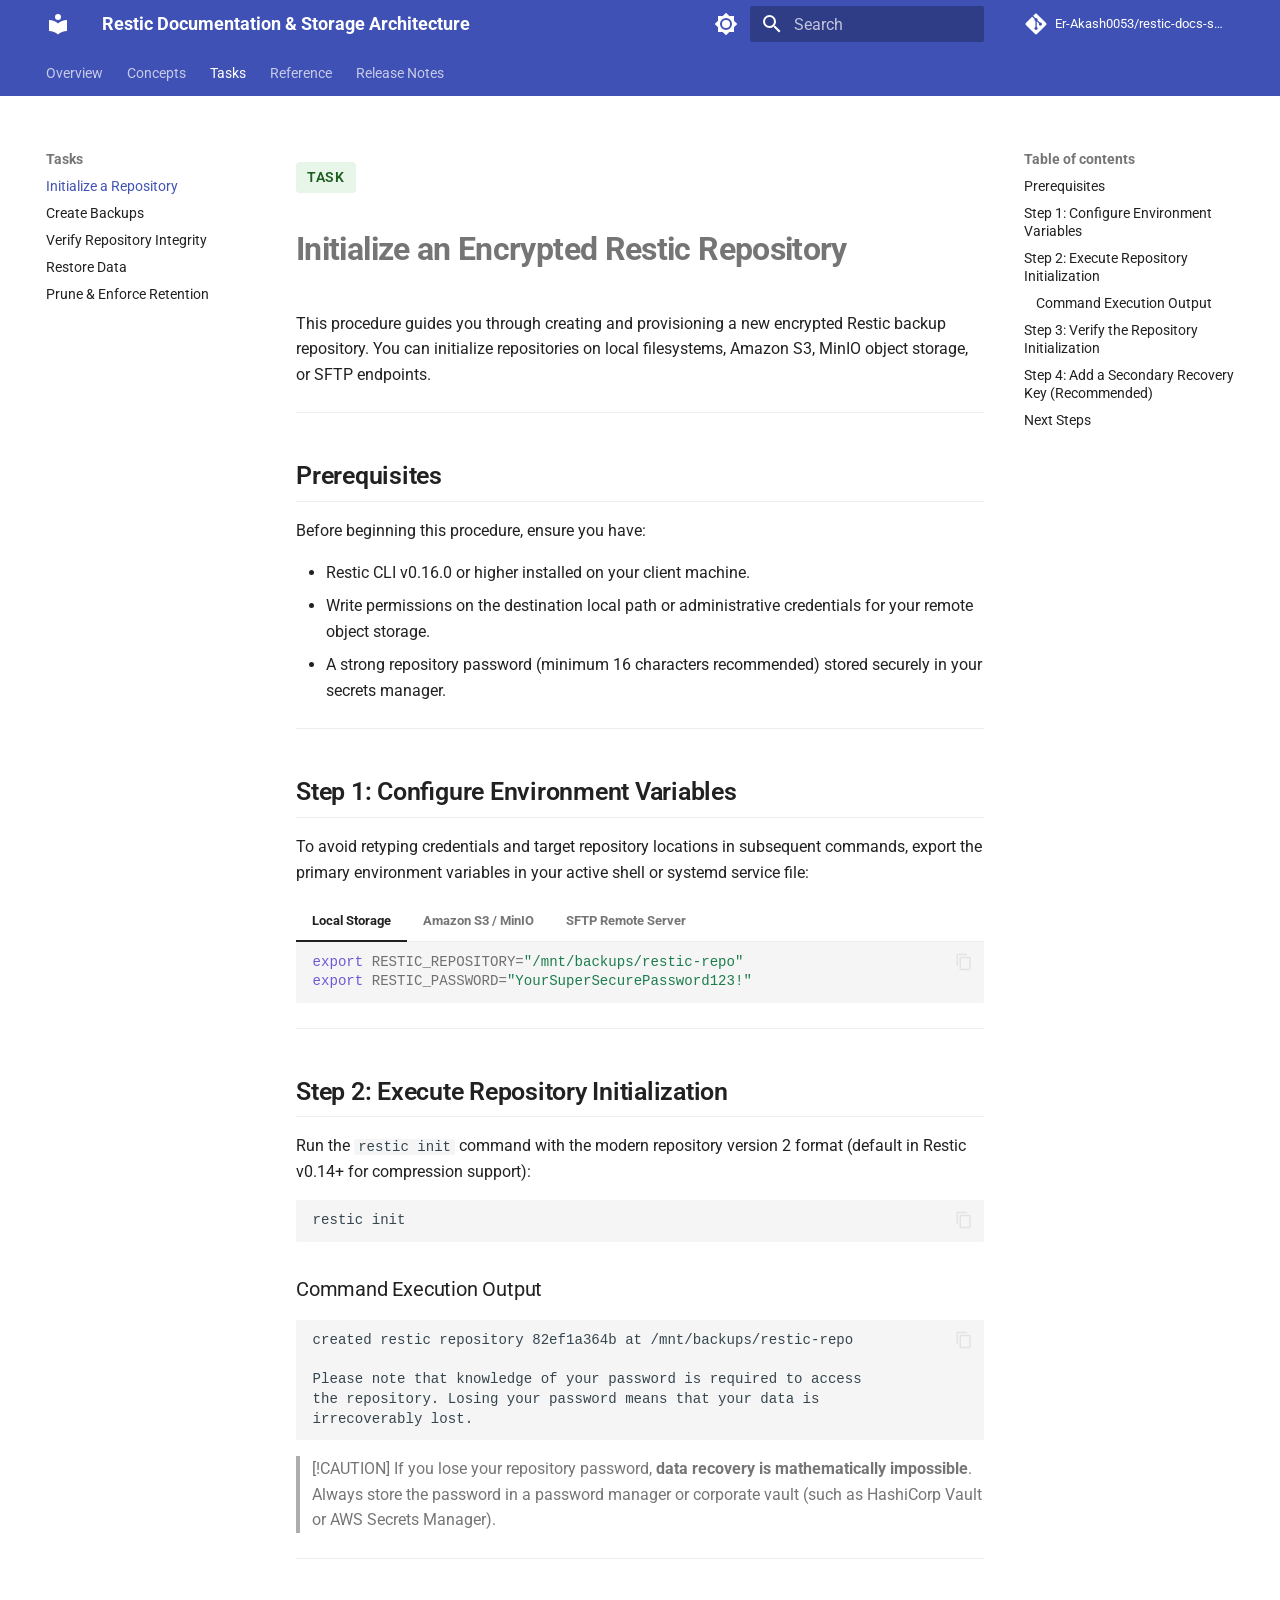
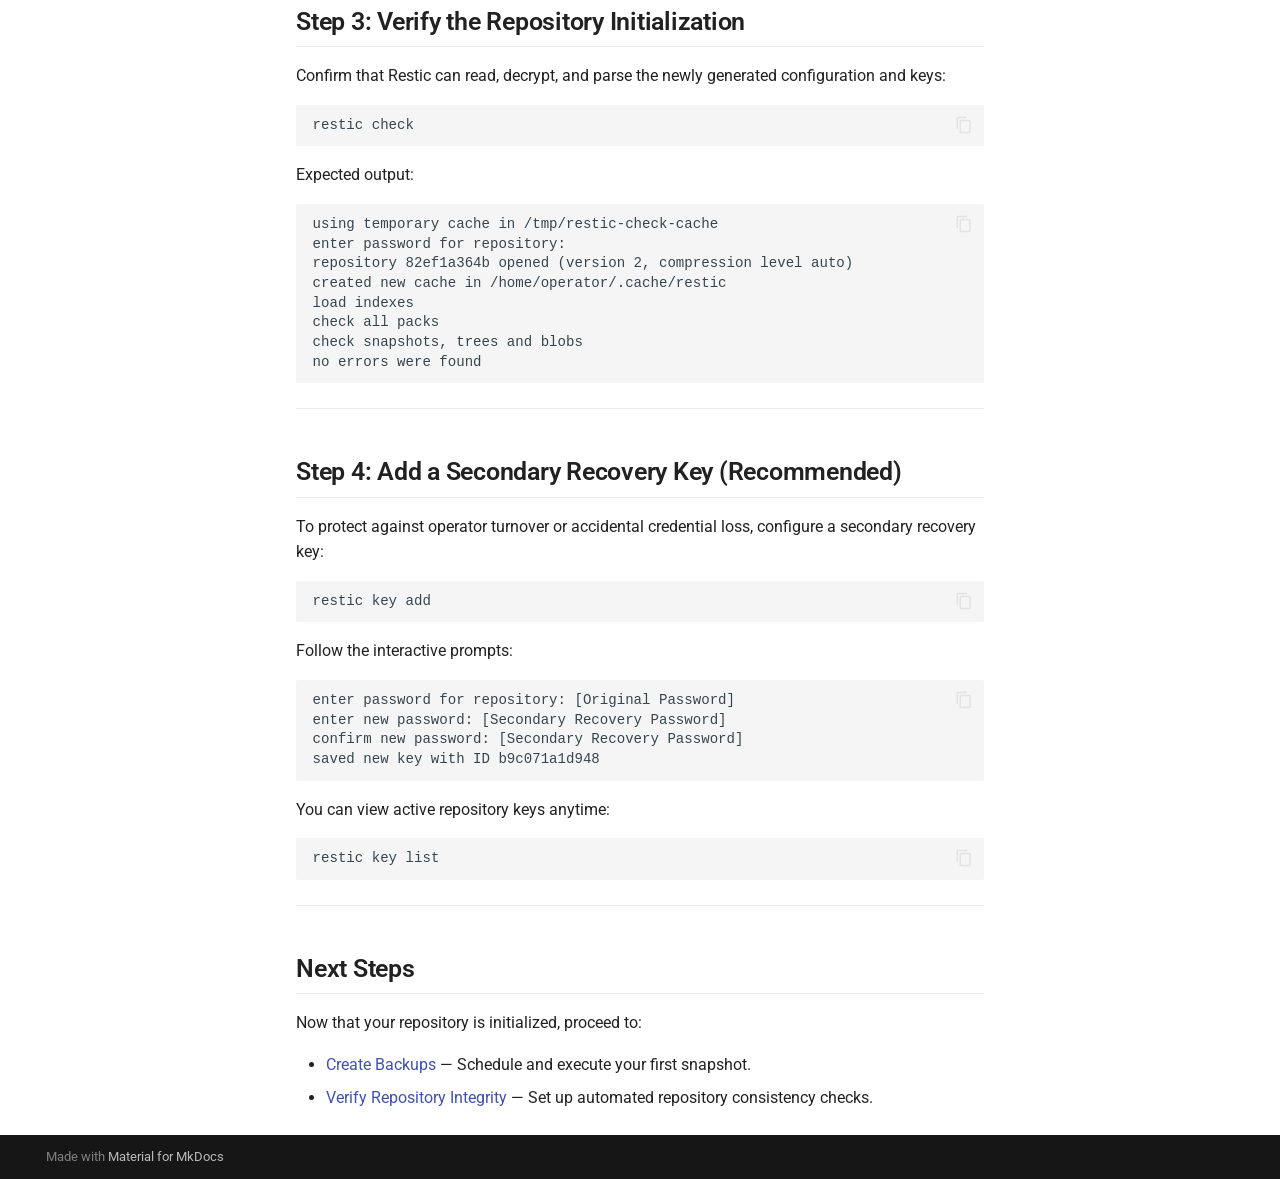
<file: tasks/initialize-repository/index.html>
<!doctype html>
<html lang="en" class="no-js">
  <head>
    
      <meta charset="utf-8">
      <meta name="viewport" content="width=device-width,initial-scale=1">
      
        <meta name="description" content="Step-by-step task guide to initialize an encrypted Restic repository on local disks, AWS S3, MinIO, or SFTP targets.">
      
      
        <meta name="author" content="Portfolio Writing Sample">
      
      
        <link rel="canonical" href="https://Er-Akash0053.github.io/restic-docs-site/tasks/initialize-repository/">
      
      
        <link rel="prev" href="../../concepts/retention-and-pruning/">
      
      
        <link rel="next" href="../create-backups/">
      
      
        
      
      
      <link rel="icon" href="../../assets/images/favicon.png">
      <meta name="generator" content="mkdocs-1.6.1, mkdocs-material-9.8.0">
    
    
      
        <title>How to Initialize an Encrypted Restic Repository - Restic Documentation & Storage Architecture</title>
      
    
    
      <link rel="stylesheet" href="../../assets/stylesheets/main.57a0d79d.min.css">
      
        
        <link rel="stylesheet" href="../../assets/stylesheets/palette.fb2fffe2.min.css">
      
      


    
    
      
    
    
      
        
        
        <link rel="preconnect" href="https://fonts.gstatic.com" crossorigin>
        <link rel="stylesheet" href="https://fonts.googleapis.com/css?family=Roboto:300,300i,400,400i,700,700i%7CRoboto+Mono:400,400i,700,700i&display=fallback">
        <style>:root{--md-text-font:"Roboto";--md-code-font:"Roboto Mono"}</style>
      
    
    
      <link rel="stylesheet" href="../../assets/custom.css">
    
    <script>__md_scope=new URL("../..",location),__md_hash=e=>[...e].reduce(((e,_)=>(e<<5)-e+_.charCodeAt(0)),0),__md_get=(e,_=localStorage,t=__md_scope)=>JSON.parse(_.getItem(t.pathname+"."+e)),__md_set=(e,_,t=localStorage,a=__md_scope)=>{try{t.setItem(a.pathname+"."+e,JSON.stringify(_))}catch(e){}}</script>
    
      

    
    
  </head>
  
  
    
    
      
    
    
    
    
    <body dir="ltr" data-md-color-scheme="default" data-md-color-primary="indigo" data-md-color-accent="deep-purple">
  
    
    <input class="md-toggle" data-md-toggle="drawer" type="checkbox" id="__drawer" autocomplete="off">
    <input class="md-toggle" data-md-toggle="search" type="checkbox" id="__search" autocomplete="off">
    <label class="md-overlay" for="__drawer"></label>
    <div data-md-component="skip">
      
        
        <a href="#initialize-an-encrypted-restic-repository" class="md-skip">
          Skip to content
        </a>
      
    </div>
    <div data-md-component="announce">
      
    </div>
    
    
      

<header class="md-header" data-md-component="header">
  <nav class="md-header__inner md-grid" aria-label="Header">
    <a href="../.." title="Restic Documentation &amp; Storage Architecture" class="md-header__button md-logo" aria-label="Restic Documentation & Storage Architecture" data-md-component="logo">
      
  
  <svg xmlns="http://www.w3.org/2000/svg" viewBox="0 0 24 24"><path d="M12 8a3 3 0 0 0 3-3 3 3 0 0 0-3-3 3 3 0 0 0-3 3 3 3 0 0 0 3 3m0 3.54C9.64 9.35 6.5 8 3 8v11c3.5 0 6.64 1.35 9 3.54 2.36-2.19 5.5-3.54 9-3.54V8c-3.5 0-6.64 1.35-9 3.54"/></svg>

    </a>
    <label class="md-header__button md-icon" for="__drawer">
      
      <svg xmlns="http://www.w3.org/2000/svg" viewBox="0 0 24 24"><path d="M3 6h18v2H3zm0 5h18v2H3zm0 5h18v2H3z"/></svg>
    </label>
    <div class="md-header__title" data-md-component="header-title">
      <div class="md-header__ellipsis">
        <div class="md-header__topic">
          <span class="md-ellipsis">
            Restic Documentation & Storage Architecture
          </span>
        </div>
        <div class="md-header__topic" data-md-component="header-topic">
          <span class="md-ellipsis">
            
              How to Initialize an Encrypted Restic Repository
            
          </span>
        </div>
      </div>
    </div>
    
      
        <form class="md-header__option" data-md-component="palette">
  
    
    
    
    <input class="md-option" data-md-color-media="" data-md-color-scheme="default" data-md-color-primary="indigo" data-md-color-accent="deep-purple"  aria-label="Switch to dark mode"  type="radio" name="__palette" id="__palette_0">
    
      <label class="md-header__button md-icon" title="Switch to dark mode" for="__palette_1" hidden>
        <svg xmlns="http://www.w3.org/2000/svg" viewBox="0 0 24 24"><path d="M12 8a4 4 0 0 0-4 4 4 4 0 0 0 4 4 4 4 0 0 0 4-4 4 4 0 0 0-4-4m0 10a6 6 0 0 1-6-6 6 6 0 0 1 6-6 6 6 0 0 1 6 6 6 6 0 0 1-6 6m8-9.31V4h-4.69L12 .69 8.69 4H4v4.69L.69 12 4 15.31V20h4.69L12 23.31 15.31 20H20v-4.69L23.31 12z"/></svg>
      </label>
    
  
    
    
    
    <input class="md-option" data-md-color-media="" data-md-color-scheme="slate" data-md-color-primary="indigo" data-md-color-accent="deep-purple"  aria-label="Switch to light mode"  type="radio" name="__palette" id="__palette_1">
    
      <label class="md-header__button md-icon" title="Switch to light mode" for="__palette_0" hidden>
        <svg xmlns="http://www.w3.org/2000/svg" viewBox="0 0 24 24"><path d="M12 18c-.89 0-1.74-.2-2.5-.55C11.56 16.5 13 14.42 13 12s-1.44-4.5-3.5-5.45C10.26 6.2 11.11 6 12 6a6 6 0 0 1 6 6 6 6 0 0 1-6 6m8-9.31V4h-4.69L12 .69 8.69 4H4v4.69L.69 12 4 15.31V20h4.69L12 23.31 15.31 20H20v-4.69L23.31 12z"/></svg>
      </label>
    
  
</form>
      
    
    
      <script>var palette=__md_get("__palette");if(palette&&palette.color){if("(prefers-color-scheme)"===palette.color.media){var media=matchMedia("(prefers-color-scheme: light)"),input=document.querySelector(media.matches?"[data-md-color-media='(prefers-color-scheme: light)']":"[data-md-color-media='(prefers-color-scheme: dark)']");palette.color.media=input.getAttribute("data-md-color-media"),palette.color.scheme=input.getAttribute("data-md-color-scheme"),palette.color.primary=input.getAttribute("data-md-color-primary"),palette.color.accent=input.getAttribute("data-md-color-accent")}for(var[key,value]of Object.entries(palette.color))document.body.setAttribute("data-md-color-"+key,value)}</script>
    
    
    
      
      
        <label class="md-header__button md-icon" for="__search">
          
          <svg xmlns="http://www.w3.org/2000/svg" viewBox="0 0 24 24"><path d="M9.5 3A6.5 6.5 0 0 1 16 9.5c0 1.61-.59 3.09-1.56 4.23l.27.27h.79l5 5-1.5 1.5-5-5v-.79l-.27-.27A6.52 6.52 0 0 1 9.5 16 6.5 6.5 0 0 1 3 9.5 6.5 6.5 0 0 1 9.5 3m0 2C7 5 5 7 5 9.5S7 14 9.5 14 14 12 14 9.5 12 5 9.5 5"/></svg>
        </label>
        <div class="md-search" data-md-component="search" role="dialog">
  <label class="md-search__overlay" for="__search"></label>
  <div class="md-search__inner" role="search">
    <form class="md-search__form" name="search">
      <input type="text" class="md-search__input" name="query" aria-label="Search" placeholder="Search" autocapitalize="off" autocorrect="off" autocomplete="off" spellcheck="false" data-md-component="search-query" required>
      <label class="md-search__icon md-icon" for="__search">
        
        <svg xmlns="http://www.w3.org/2000/svg" viewBox="0 0 24 24"><path d="M9.5 3A6.5 6.5 0 0 1 16 9.5c0 1.61-.59 3.09-1.56 4.23l.27.27h.79l5 5-1.5 1.5-5-5v-.79l-.27-.27A6.52 6.52 0 0 1 9.5 16 6.5 6.5 0 0 1 3 9.5 6.5 6.5 0 0 1 9.5 3m0 2C7 5 5 7 5 9.5S7 14 9.5 14 14 12 14 9.5 12 5 9.5 5"/></svg>
        
        <svg xmlns="http://www.w3.org/2000/svg" viewBox="0 0 24 24"><path d="M20 11v2H8l5.5 5.5-1.42 1.42L4.16 12l7.92-7.92L13.5 5.5 8 11z"/></svg>
      </label>
      <nav class="md-search__options" aria-label="Search">
        
        <button type="reset" class="md-search__icon md-icon" title="Clear" aria-label="Clear" tabindex="-1">
          
          <svg xmlns="http://www.w3.org/2000/svg" viewBox="0 0 24 24"><path d="M19 6.41 17.59 5 12 10.59 6.41 5 5 6.41 10.59 12 5 17.59 6.41 19 12 13.41 17.59 19 19 17.59 13.41 12z"/></svg>
        </button>
      </nav>
      
        <div class="md-search__suggest" data-md-component="search-suggest"></div>
      
    </form>
    <div class="md-search__output">
      <div class="md-search__scrollwrap" tabindex="0" data-md-scrollfix>
        <div class="md-search-result" data-md-component="search-result">
          <div class="md-search-result__meta">
            Initializing search
          </div>
          <ol class="md-search-result__list" role="presentation"></ol>
        </div>
      </div>
    </div>
  </div>
</div>
      
    
    
      <div class="md-header__source">
        <a href="https://github.com/Er-Akash0053/restic-docs-site" title="Go to repository" class="md-source" data-md-component="source">
  <div class="md-source__icon md-icon">
    
    <svg xmlns="http://www.w3.org/2000/svg" viewBox="0 0 448 512"><!--! Font Awesome Free 7.1.0 by @fontawesome - https://fontawesome.com License - https://fontawesome.com/license/free (Icons: CC BY 4.0, Fonts: SIL OFL 1.1, Code: MIT License) Copyright 2025 Fonticons, Inc.--><path d="M439.6 236.1 244 40.5c-5.4-5.5-12.8-8.5-20.4-8.5s-15 3-20.4 8.4L162.5 81l51.5 51.5c27.1-9.1 52.7 16.8 43.4 43.7l49.7 49.7c34.2-11.8 61.2 31 35.5 56.7-26.5 26.5-70.2-2.9-56-37.3L240.3 199v121.9c25.3 12.5 22.3 41.8 9.1 55-6.4 6.4-15.2 10.1-24.3 10.1s-17.8-3.6-24.3-10.1c-17.6-17.6-11.1-46.9 11.2-56v-123c-20.8-8.5-24.6-30.7-18.6-45L142.6 101 8.5 235.1C3 240.6 0 247.9 0 255.5s3 15 8.5 20.4l195.6 195.7c5.4 5.4 12.7 8.4 20.4 8.4s15-3 20.4-8.4l194.7-194.7c5.4-5.4 8.4-12.8 8.4-20.4s-3-15-8.4-20.4"/></svg>
  </div>
  <div class="md-source__repository">
    Er-Akash0053/restic-docs-site
  </div>
</a>
      </div>
    
  </nav>
  
</header>
    
    <div class="md-container" data-md-component="container">
      
      
        
          
            
<nav class="md-tabs" aria-label="Tabs" data-md-component="tabs">
  <div class="md-grid">
    <ul class="md-tabs__list">
      
        
  
  
  
  
    <li class="md-tabs__item">
      <a href="../.." class="md-tabs__link">
        
  
  
    
  
  Overview

      </a>
    </li>
  

      
        
  
  
  
  
    
    
      <li class="md-tabs__item">
        <a href="../../concepts/architecture/" class="md-tabs__link">
          
  
  
  Concepts

        </a>
      </li>
    
  

      
        
  
  
  
    
  
  
    
    
      <li class="md-tabs__item md-tabs__item--active">
        <a href="./" class="md-tabs__link">
          
  
  
  Tasks

        </a>
      </li>
    
  

      
        
  
  
  
  
    
    
      <li class="md-tabs__item">
        <a href="../../reference/cli-cheat-sheet/" class="md-tabs__link">
          
  
  
  Reference

        </a>
      </li>
    
  

      
        
  
  
  
  
    
    
      <li class="md-tabs__item">
        <a href="../../release-notes/v0-17-0/" class="md-tabs__link">
          
  
  
  Release Notes

        </a>
      </li>
    
  

      
    </ul>
  </div>
</nav>
          
        
      
      <main class="md-main" data-md-component="main">
        <div class="md-main__inner md-grid">
          
            
              
              <div class="md-sidebar md-sidebar--primary" data-md-component="sidebar" data-md-type="navigation" >
                <div class="md-sidebar__scrollwrap">
                  <div class="md-sidebar__inner">
                    


  


<nav class="md-nav md-nav--primary md-nav--lifted" aria-label="Navigation" data-md-level="0">
  <label class="md-nav__title" for="__drawer">
    <a href="../.." title="Restic Documentation &amp; Storage Architecture" class="md-nav__button md-logo" aria-label="Restic Documentation & Storage Architecture" data-md-component="logo">
      
  
  <svg xmlns="http://www.w3.org/2000/svg" viewBox="0 0 24 24"><path d="M12 8a3 3 0 0 0 3-3 3 3 0 0 0-3-3 3 3 0 0 0-3 3 3 3 0 0 0 3 3m0 3.54C9.64 9.35 6.5 8 3 8v11c3.5 0 6.64 1.35 9 3.54 2.36-2.19 5.5-3.54 9-3.54V8c-3.5 0-6.64 1.35-9 3.54"/></svg>

    </a>
    Restic Documentation & Storage Architecture
  </label>
  
    <div class="md-nav__source">
      <a href="https://github.com/Er-Akash0053/restic-docs-site" title="Go to repository" class="md-source" data-md-component="source">
  <div class="md-source__icon md-icon">
    
    <svg xmlns="http://www.w3.org/2000/svg" viewBox="0 0 448 512"><!--! Font Awesome Free 7.1.0 by @fontawesome - https://fontawesome.com License - https://fontawesome.com/license/free (Icons: CC BY 4.0, Fonts: SIL OFL 1.1, Code: MIT License) Copyright 2025 Fonticons, Inc.--><path d="M439.6 236.1 244 40.5c-5.4-5.5-12.8-8.5-20.4-8.5s-15 3-20.4 8.4L162.5 81l51.5 51.5c27.1-9.1 52.7 16.8 43.4 43.7l49.7 49.7c34.2-11.8 61.2 31 35.5 56.7-26.5 26.5-70.2-2.9-56-37.3L240.3 199v121.9c25.3 12.5 22.3 41.8 9.1 55-6.4 6.4-15.2 10.1-24.3 10.1s-17.8-3.6-24.3-10.1c-17.6-17.6-11.1-46.9 11.2-56v-123c-20.8-8.5-24.6-30.7-18.6-45L142.6 101 8.5 235.1C3 240.6 0 247.9 0 255.5s3 15 8.5 20.4l195.6 195.7c5.4 5.4 12.7 8.4 20.4 8.4s15-3 20.4-8.4l194.7-194.7c5.4-5.4 8.4-12.8 8.4-20.4s-3-15-8.4-20.4"/></svg>
  </div>
  <div class="md-source__repository">
    Er-Akash0053/restic-docs-site
  </div>
</a>
    </div>
  
  <ul class="md-nav__list" data-md-scrollfix>
    
      
      
  
  
  
  
    <li class="md-nav__item">
      <a href="../.." class="md-nav__link">
        
  
  
  <span class="md-ellipsis">
    
  
    Overview
  

    
  </span>
  
  

      </a>
    </li>
  

    
      
      
  
  
  
  
    
    
    
    
      
      
        
      
    
    
    <li class="md-nav__item md-nav__item--nested">
      
        
        
        <input class="md-nav__toggle md-toggle " type="checkbox" id="__nav_2" >
        
          
          <label class="md-nav__link" for="__nav_2" id="__nav_2_label" tabindex="0">
            
  
  
  <span class="md-ellipsis">
    
  
    Concepts
  

    
  </span>
  
  

            <span class="md-nav__icon md-icon"></span>
          </label>
        
        <nav class="md-nav" data-md-level="1" aria-labelledby="__nav_2_label" aria-expanded="false">
          <label class="md-nav__title" for="__nav_2">
            <span class="md-nav__icon md-icon"></span>
            
  
    Concepts
  

          </label>
          <ul class="md-nav__list" data-md-scrollfix>
            
              
                
  
  
  
  
    <li class="md-nav__item">
      <a href="../../concepts/architecture/" class="md-nav__link">
        
  
  
  <span class="md-ellipsis">
    
  
    Repository Architecture
  

    
  </span>
  
  

      </a>
    </li>
  

              
            
              
                
  
  
  
  
    <li class="md-nav__item">
      <a href="../../concepts/deduplication/" class="md-nav__link">
        
  
  
  <span class="md-ellipsis">
    
  
    Deduplication Mechanics
  

    
  </span>
  
  

      </a>
    </li>
  

              
            
              
                
  
  
  
  
    <li class="md-nav__item">
      <a href="../../concepts/retention-and-pruning/" class="md-nav__link">
        
  
  
  <span class="md-ellipsis">
    
  
    Retention & Pruning Lifecycle
  

    
  </span>
  
  

      </a>
    </li>
  

              
            
          </ul>
        </nav>
      
    </li>
  

    
      
      
  
  
    
  
  
  
    
    
    
    
      
        
        
      
      
        
      
    
    
    <li class="md-nav__item md-nav__item--active md-nav__item--section md-nav__item--nested">
      
        
        
        <input class="md-nav__toggle md-toggle " type="checkbox" id="__nav_3" checked>
        
          
          <label class="md-nav__link" for="__nav_3" id="__nav_3_label" tabindex="">
            
  
  
  <span class="md-ellipsis">
    
  
    Tasks
  

    
  </span>
  
  

            <span class="md-nav__icon md-icon"></span>
          </label>
        
        <nav class="md-nav" data-md-level="1" aria-labelledby="__nav_3_label" aria-expanded="true">
          <label class="md-nav__title" for="__nav_3">
            <span class="md-nav__icon md-icon"></span>
            
  
    Tasks
  

          </label>
          <ul class="md-nav__list" data-md-scrollfix>
            
              
                
  
  
    
  
  
  
    <li class="md-nav__item md-nav__item--active">
      
      <input class="md-nav__toggle md-toggle" type="checkbox" id="__toc">
      
      
        
      
      
        <label class="md-nav__link md-nav__link--active" for="__toc">
          
  
  
  <span class="md-ellipsis">
    
  
    Initialize a Repository
  

    
  </span>
  
  

          <span class="md-nav__icon md-icon"></span>
        </label>
      
      <a href="./" class="md-nav__link md-nav__link--active">
        
  
  
  <span class="md-ellipsis">
    
  
    Initialize a Repository
  

    
  </span>
  
  

      </a>
      
        

<nav class="md-nav md-nav--secondary" aria-label="Table of contents">
  
  
  
    
  
  
    <label class="md-nav__title" for="__toc">
      <span class="md-nav__icon md-icon"></span>
      Table of contents
    </label>
    <ul class="md-nav__list" data-md-component="toc" data-md-scrollfix>
      
        <li class="md-nav__item">
  <a href="#prerequisites" class="md-nav__link">
    <span class="md-ellipsis">
      
        Prerequisites
      
    </span>
  </a>
  
</li>
      
        <li class="md-nav__item">
  <a href="#step-1-configure-environment-variables" class="md-nav__link">
    <span class="md-ellipsis">
      
        Step 1: Configure Environment Variables
      
    </span>
  </a>
  
</li>
      
        <li class="md-nav__item">
  <a href="#step-2-execute-repository-initialization" class="md-nav__link">
    <span class="md-ellipsis">
      
        Step 2: Execute Repository Initialization
      
    </span>
  </a>
  
    <nav class="md-nav" aria-label="Step 2: Execute Repository Initialization">
      <ul class="md-nav__list">
        
          <li class="md-nav__item">
  <a href="#command-execution-output" class="md-nav__link">
    <span class="md-ellipsis">
      
        Command Execution Output
      
    </span>
  </a>
  
</li>
        
      </ul>
    </nav>
  
</li>
      
        <li class="md-nav__item">
  <a href="#step-3-verify-the-repository-initialization" class="md-nav__link">
    <span class="md-ellipsis">
      
        Step 3: Verify the Repository Initialization
      
    </span>
  </a>
  
</li>
      
        <li class="md-nav__item">
  <a href="#step-4-add-a-secondary-recovery-key-recommended" class="md-nav__link">
    <span class="md-ellipsis">
      
        Step 4: Add a Secondary Recovery Key (Recommended)
      
    </span>
  </a>
  
</li>
      
        <li class="md-nav__item">
  <a href="#next-steps" class="md-nav__link">
    <span class="md-ellipsis">
      
        Next Steps
      
    </span>
  </a>
  
</li>
      
    </ul>
  
</nav>
      
    </li>
  

              
            
              
                
  
  
  
  
    <li class="md-nav__item">
      <a href="../create-backups/" class="md-nav__link">
        
  
  
  <span class="md-ellipsis">
    
  
    Create Backups
  

    
  </span>
  
  

      </a>
    </li>
  

              
            
              
                
  
  
  
  
    <li class="md-nav__item">
      <a href="../verify-integrity/" class="md-nav__link">
        
  
  
  <span class="md-ellipsis">
    
  
    Verify Repository Integrity
  

    
  </span>
  
  

      </a>
    </li>
  

              
            
              
                
  
  
  
  
    <li class="md-nav__item">
      <a href="../restore-data/" class="md-nav__link">
        
  
  
  <span class="md-ellipsis">
    
  
    Restore Data
  

    
  </span>
  
  

      </a>
    </li>
  

              
            
              
                
  
  
  
  
    <li class="md-nav__item">
      <a href="../prune-snapshots/" class="md-nav__link">
        
  
  
  <span class="md-ellipsis">
    
  
    Prune & Enforce Retention
  

    
  </span>
  
  

      </a>
    </li>
  

              
            
          </ul>
        </nav>
      
    </li>
  

    
      
      
  
  
  
  
    
    
    
    
      
      
        
      
    
    
    <li class="md-nav__item md-nav__item--nested">
      
        
        
        <input class="md-nav__toggle md-toggle " type="checkbox" id="__nav_4" >
        
          
          <label class="md-nav__link" for="__nav_4" id="__nav_4_label" tabindex="0">
            
  
  
  <span class="md-ellipsis">
    
  
    Reference
  

    
  </span>
  
  

            <span class="md-nav__icon md-icon"></span>
          </label>
        
        <nav class="md-nav" data-md-level="1" aria-labelledby="__nav_4_label" aria-expanded="false">
          <label class="md-nav__title" for="__nav_4">
            <span class="md-nav__icon md-icon"></span>
            
  
    Reference
  

          </label>
          <ul class="md-nav__list" data-md-scrollfix>
            
              
                
  
  
  
  
    <li class="md-nav__item">
      <a href="../../reference/cli-cheat-sheet/" class="md-nav__link">
        
  
  
  <span class="md-ellipsis">
    
  
    CLI Command Cheat Sheet
  

    
  </span>
  
  

      </a>
    </li>
  

              
            
              
                
  
  
  
  
    <li class="md-nav__item">
      <a href="../../reference/error-troubleshooting/" class="md-nav__link">
        
  
  
  <span class="md-ellipsis">
    
  
    Error Codes & Troubleshooting
  

    
  </span>
  
  

      </a>
    </li>
  

              
            
          </ul>
        </nav>
      
    </li>
  

    
      
      
  
  
  
  
    
    
    
    
      
      
        
      
    
    
    <li class="md-nav__item md-nav__item--nested">
      
        
        
        <input class="md-nav__toggle md-toggle " type="checkbox" id="__nav_5" >
        
          
          <label class="md-nav__link" for="__nav_5" id="__nav_5_label" tabindex="0">
            
  
  
  <span class="md-ellipsis">
    
  
    Release Notes
  

    
  </span>
  
  

            <span class="md-nav__icon md-icon"></span>
          </label>
        
        <nav class="md-nav" data-md-level="1" aria-labelledby="__nav_5_label" aria-expanded="false">
          <label class="md-nav__title" for="__nav_5">
            <span class="md-nav__icon md-icon"></span>
            
  
    Release Notes
  

          </label>
          <ul class="md-nav__list" data-md-scrollfix>
            
              
                
  
  
  
  
    <li class="md-nav__item">
      <a href="../../release-notes/v0-17-0/" class="md-nav__link">
        
  
  
  <span class="md-ellipsis">
    
  
    v0.17.0 Release Notes
  

    
  </span>
  
  

      </a>
    </li>
  

              
            
          </ul>
        </nav>
      
    </li>
  

    
  </ul>
</nav>
                  </div>
                </div>
              </div>
            
            
              
              <div class="md-sidebar md-sidebar--secondary" data-md-component="sidebar" data-md-type="toc" >
                <div class="md-sidebar__scrollwrap">
                  <div class="md-sidebar__inner">
                    

<nav class="md-nav md-nav--secondary" aria-label="Table of contents">
  
  
  
    
  
  
    <label class="md-nav__title" for="__toc">
      <span class="md-nav__icon md-icon"></span>
      Table of contents
    </label>
    <ul class="md-nav__list" data-md-component="toc" data-md-scrollfix>
      
        <li class="md-nav__item">
  <a href="#prerequisites" class="md-nav__link">
    <span class="md-ellipsis">
      
        Prerequisites
      
    </span>
  </a>
  
</li>
      
        <li class="md-nav__item">
  <a href="#step-1-configure-environment-variables" class="md-nav__link">
    <span class="md-ellipsis">
      
        Step 1: Configure Environment Variables
      
    </span>
  </a>
  
</li>
      
        <li class="md-nav__item">
  <a href="#step-2-execute-repository-initialization" class="md-nav__link">
    <span class="md-ellipsis">
      
        Step 2: Execute Repository Initialization
      
    </span>
  </a>
  
    <nav class="md-nav" aria-label="Step 2: Execute Repository Initialization">
      <ul class="md-nav__list">
        
          <li class="md-nav__item">
  <a href="#command-execution-output" class="md-nav__link">
    <span class="md-ellipsis">
      
        Command Execution Output
      
    </span>
  </a>
  
</li>
        
      </ul>
    </nav>
  
</li>
      
        <li class="md-nav__item">
  <a href="#step-3-verify-the-repository-initialization" class="md-nav__link">
    <span class="md-ellipsis">
      
        Step 3: Verify the Repository Initialization
      
    </span>
  </a>
  
</li>
      
        <li class="md-nav__item">
  <a href="#step-4-add-a-secondary-recovery-key-recommended" class="md-nav__link">
    <span class="md-ellipsis">
      
        Step 4: Add a Secondary Recovery Key (Recommended)
      
    </span>
  </a>
  
</li>
      
        <li class="md-nav__item">
  <a href="#next-steps" class="md-nav__link">
    <span class="md-ellipsis">
      
        Next Steps
      
    </span>
  </a>
  
</li>
      
    </ul>
  
</nav>
                  </div>
                </div>
              </div>
            
          
          
            <div class="md-content" data-md-component="content">
              
              <article class="md-content__inner md-typeset">
                
                  


  
  


<p><span class="topic-badge badge-task">Task</span></p>
<h1 id="initialize-an-encrypted-restic-repository">Initialize an Encrypted Restic Repository<a class="headerlink" href="#initialize-an-encrypted-restic-repository" title="Permanent link">&para;</a></h1>
<p>This procedure guides you through creating and provisioning a new encrypted Restic backup repository. You can initialize repositories on local filesystems, Amazon S3, MinIO object storage, or SFTP endpoints.</p>
<hr />
<h2 id="prerequisites">Prerequisites<a class="headerlink" href="#prerequisites" title="Permanent link">&para;</a></h2>
<p>Before beginning this procedure, ensure you have:</p>
<ul>
<li>Restic CLI v0.16.0 or higher installed on your client machine.</li>
<li>Write permissions on the destination local path or administrative credentials for your remote object storage.</li>
<li>A strong repository password (minimum 16 characters recommended) stored securely in your secrets manager.</li>
</ul>
<hr />
<h2 id="step-1-configure-environment-variables">Step 1: Configure Environment Variables<a class="headerlink" href="#step-1-configure-environment-variables" title="Permanent link">&para;</a></h2>
<p>To avoid retyping credentials and target repository locations in subsequent commands, export the primary environment variables in your active shell or systemd service file:</p>
<div class="tabbed-set tabbed-alternate" data-tabs="1:3"><input checked="checked" id="__tabbed_1_1" name="__tabbed_1" type="radio" /><input id="__tabbed_1_2" name="__tabbed_1" type="radio" /><input id="__tabbed_1_3" name="__tabbed_1" type="radio" /><div class="tabbed-labels"><label for="__tabbed_1_1">Local Storage</label><label for="__tabbed_1_2">Amazon S3 / MinIO</label><label for="__tabbed_1_3">SFTP Remote Server</label></div>
<div class="tabbed-content">
<div class="tabbed-block">
<div class="language-bash highlight"><pre><span></span><code><span id="__span-0-1"><a id="__codelineno-0-1" name="__codelineno-0-1" href="#__codelineno-0-1"></a><span class="nb">export</span><span class="w"> </span><span class="nv">RESTIC_REPOSITORY</span><span class="o">=</span><span class="s2">"/mnt/backups/restic-repo"</span>
</span><span id="__span-0-2"><a id="__codelineno-0-2" name="__codelineno-0-2" href="#__codelineno-0-2"></a><span class="nb">export</span><span class="w"> </span><span class="nv">RESTIC_PASSWORD</span><span class="o">=</span><span class="s2">"YourSuperSecurePassword123!"</span>
</span></code></pre></div>
</div>
<div class="tabbed-block">
<div class="language-bash highlight"><pre><span></span><code><span id="__span-1-1"><a id="__codelineno-1-1" name="__codelineno-1-1" href="#__codelineno-1-1"></a><span class="nb">export</span><span class="w"> </span><span class="nv">RESTIC_REPOSITORY</span><span class="o">=</span><span class="s2">"s3:https://s3.us-east-1.amazonaws.com/company-cold-storage/restic"</span>
</span><span id="__span-1-2"><a id="__codelineno-1-2" name="__codelineno-1-2" href="#__codelineno-1-2"></a><span class="nb">export</span><span class="w"> </span><span class="nv">AWS_ACCESS_KEY_ID</span><span class="o">=</span><span class="s2">"AKIAIOSFODNN7EXAMPLE"</span>
</span><span id="__span-1-3"><a id="__codelineno-1-3" name="__codelineno-1-3" href="#__codelineno-1-3"></a><span class="nb">export</span><span class="w"> </span><span class="nv">AWS_SECRET_ACCESS_KEY</span><span class="o">=</span><span class="s2">"wJalrXUtnFEMI/K7MDENG/bPxRfiCYEXAMPLEKEY"</span>
</span><span id="__span-1-4"><a id="__codelineno-1-4" name="__codelineno-1-4" href="#__codelineno-1-4"></a><span class="nb">export</span><span class="w"> </span><span class="nv">RESTIC_PASSWORD</span><span class="o">=</span><span class="s2">"YourSuperSecurePassword123!"</span>
</span></code></pre></div>
</div>
<div class="tabbed-block">
<div class="language-bash highlight"><pre><span></span><code><span id="__span-2-1"><a id="__codelineno-2-1" name="__codelineno-2-1" href="#__codelineno-2-1"></a><span class="nb">export</span><span class="w"> </span><span class="nv">RESTIC_REPOSITORY</span><span class="o">=</span><span class="s2">"sftp:backup-user@backup.internal.lan:/srv/restic"</span>
</span><span id="__span-2-2"><a id="__codelineno-2-2" name="__codelineno-2-2" href="#__codelineno-2-2"></a><span class="nb">export</span><span class="w"> </span><span class="nv">RESTIC_PASSWORD</span><span class="o">=</span><span class="s2">"YourSuperSecurePassword123!"</span>
</span></code></pre></div>
</div>
</div>
</div>
<hr />
<h2 id="step-2-execute-repository-initialization">Step 2: Execute Repository Initialization<a class="headerlink" href="#step-2-execute-repository-initialization" title="Permanent link">&para;</a></h2>
<p>Run the <code>restic init</code> command with the modern repository version 2 format (default in Restic v0.14+ for compression support):</p>
<div class="language-bash highlight"><pre><span></span><code><span id="__span-3-1"><a id="__codelineno-3-1" name="__codelineno-3-1" href="#__codelineno-3-1"></a>restic<span class="w"> </span>init
</span></code></pre></div>
<h3 id="command-execution-output">Command Execution Output<a class="headerlink" href="#command-execution-output" title="Permanent link">&para;</a></h3>
<div class="language-text highlight"><pre><span></span><code><span id="__span-4-1"><a id="__codelineno-4-1" name="__codelineno-4-1" href="#__codelineno-4-1"></a>created restic repository 82ef1a364b at /mnt/backups/restic-repo
</span><span id="__span-4-2"><a id="__codelineno-4-2" name="__codelineno-4-2" href="#__codelineno-4-2"></a>
</span><span id="__span-4-3"><a id="__codelineno-4-3" name="__codelineno-4-3" href="#__codelineno-4-3"></a>Please note that knowledge of your password is required to access
</span><span id="__span-4-4"><a id="__codelineno-4-4" name="__codelineno-4-4" href="#__codelineno-4-4"></a>the repository. Losing your password means that your data is
</span><span id="__span-4-5"><a id="__codelineno-4-5" name="__codelineno-4-5" href="#__codelineno-4-5"></a>irrecoverably lost.
</span></code></pre></div>
<blockquote>
<p>[!CAUTION]
If you lose your repository password, <strong>data recovery is mathematically impossible</strong>. Always store the password in a password manager or corporate vault (such as HashiCorp Vault or AWS Secrets Manager).</p>
</blockquote>
<hr />
<h2 id="step-3-verify-the-repository-initialization">Step 3: Verify the Repository Initialization<a class="headerlink" href="#step-3-verify-the-repository-initialization" title="Permanent link">&para;</a></h2>
<p>Confirm that Restic can read, decrypt, and parse the newly generated configuration and keys:</p>
<div class="language-bash highlight"><pre><span></span><code><span id="__span-5-1"><a id="__codelineno-5-1" name="__codelineno-5-1" href="#__codelineno-5-1"></a>restic<span class="w"> </span>check
</span></code></pre></div>
<p>Expected output:</p>
<div class="language-text highlight"><pre><span></span><code><span id="__span-6-1"><a id="__codelineno-6-1" name="__codelineno-6-1" href="#__codelineno-6-1"></a>using temporary cache in /tmp/restic-check-cache
</span><span id="__span-6-2"><a id="__codelineno-6-2" name="__codelineno-6-2" href="#__codelineno-6-2"></a>enter password for repository:
</span><span id="__span-6-3"><a id="__codelineno-6-3" name="__codelineno-6-3" href="#__codelineno-6-3"></a>repository 82ef1a364b opened (version 2, compression level auto)
</span><span id="__span-6-4"><a id="__codelineno-6-4" name="__codelineno-6-4" href="#__codelineno-6-4"></a>created new cache in /home/operator/.cache/restic
</span><span id="__span-6-5"><a id="__codelineno-6-5" name="__codelineno-6-5" href="#__codelineno-6-5"></a>load indexes
</span><span id="__span-6-6"><a id="__codelineno-6-6" name="__codelineno-6-6" href="#__codelineno-6-6"></a>check all packs
</span><span id="__span-6-7"><a id="__codelineno-6-7" name="__codelineno-6-7" href="#__codelineno-6-7"></a>check snapshots, trees and blobs
</span><span id="__span-6-8"><a id="__codelineno-6-8" name="__codelineno-6-8" href="#__codelineno-6-8"></a>no errors were found
</span></code></pre></div>
<hr />
<h2 id="step-4-add-a-secondary-recovery-key-recommended">Step 4: Add a Secondary Recovery Key (Recommended)<a class="headerlink" href="#step-4-add-a-secondary-recovery-key-recommended" title="Permanent link">&para;</a></h2>
<p>To protect against operator turnover or accidental credential loss, configure a secondary recovery key:</p>
<div class="language-bash highlight"><pre><span></span><code><span id="__span-7-1"><a id="__codelineno-7-1" name="__codelineno-7-1" href="#__codelineno-7-1"></a>restic<span class="w"> </span>key<span class="w"> </span>add
</span></code></pre></div>
<p>Follow the interactive prompts:</p>
<div class="language-text highlight"><pre><span></span><code><span id="__span-8-1"><a id="__codelineno-8-1" name="__codelineno-8-1" href="#__codelineno-8-1"></a>enter password for repository: [Original Password]
</span><span id="__span-8-2"><a id="__codelineno-8-2" name="__codelineno-8-2" href="#__codelineno-8-2"></a>enter new password: [Secondary Recovery Password]
</span><span id="__span-8-3"><a id="__codelineno-8-3" name="__codelineno-8-3" href="#__codelineno-8-3"></a>confirm new password: [Secondary Recovery Password]
</span><span id="__span-8-4"><a id="__codelineno-8-4" name="__codelineno-8-4" href="#__codelineno-8-4"></a>saved new key with ID b9c071a1d948
</span></code></pre></div>
<p>You can view active repository keys anytime:</p>
<div class="language-bash highlight"><pre><span></span><code><span id="__span-9-1"><a id="__codelineno-9-1" name="__codelineno-9-1" href="#__codelineno-9-1"></a>restic<span class="w"> </span>key<span class="w"> </span>list
</span></code></pre></div>
<hr />
<h2 id="next-steps">Next Steps<a class="headerlink" href="#next-steps" title="Permanent link">&para;</a></h2>
<p>Now that your repository is initialized, proceed to:</p>
<ul>
<li><a href="../create-backups/">Create Backups</a> — Schedule and execute your first snapshot.</li>
<li><a href="../verify-integrity/">Verify Repository Integrity</a> — Set up automated repository consistency checks.</li>
</ul>







  
  






                
              </article>
            </div>
          
          
<script>var target=document.getElementById(location.hash.slice(1));target&&target.name&&(target.checked=target.name.startsWith("__tabbed_"))</script>
        </div>
        
          <button type="button" class="md-top md-icon" data-md-component="top" hidden>
  
  <svg xmlns="http://www.w3.org/2000/svg" viewBox="0 0 24 24"><path d="M13 20h-2V8l-5.5 5.5-1.42-1.42L12 4.16l7.92 7.92-1.42 1.42L13 8z"/></svg>
  Back to top
</button>
        
      </main>
      
        <footer class="md-footer">
  
  <div class="md-footer-meta md-typeset">
    <div class="md-footer-meta__inner md-grid">
      <div class="md-copyright">
  
  
    Made with
    <a href="https://squidfunk.github.io/mkdocs-material/" target="_blank" rel="noopener">
      Material for MkDocs
    </a>
  
</div>
      
    </div>
  </div>
</footer>
      
    </div>
    <div class="md-dialog" data-md-component="dialog">
      <div class="md-dialog__inner md-typeset"></div>
    </div>
    
    
    
      
      
      <script id="__config" type="application/json">{"annotate": null, "base": "../..", "features": ["navigation.instant", "navigation.tracking", "navigation.tabs", "navigation.sections", "navigation.top", "search.suggest", "search.highlight", "content.code.copy", "content.code.annotate"], "search": "../../assets/javascripts/workers/search.a7633da7.min.js", "tags": null, "translations": {"clipboard.copied": "Copied to clipboard", "clipboard.copy": "Copy to clipboard", "search.result.more.one": "1 more on this page", "search.result.more.other": "# more on this page", "search.result.none": "No matching documents", "search.result.one": "1 matching document", "search.result.other": "# matching documents", "search.result.placeholder": "Type to start searching", "search.result.term.missing": "Missing", "select.version": "Select version"}, "version": null}</script>
    
    
      <script src="../../assets/javascripts/bundle.c21346df.min.js"></script>
      
    
  </body>
</html>
</file>
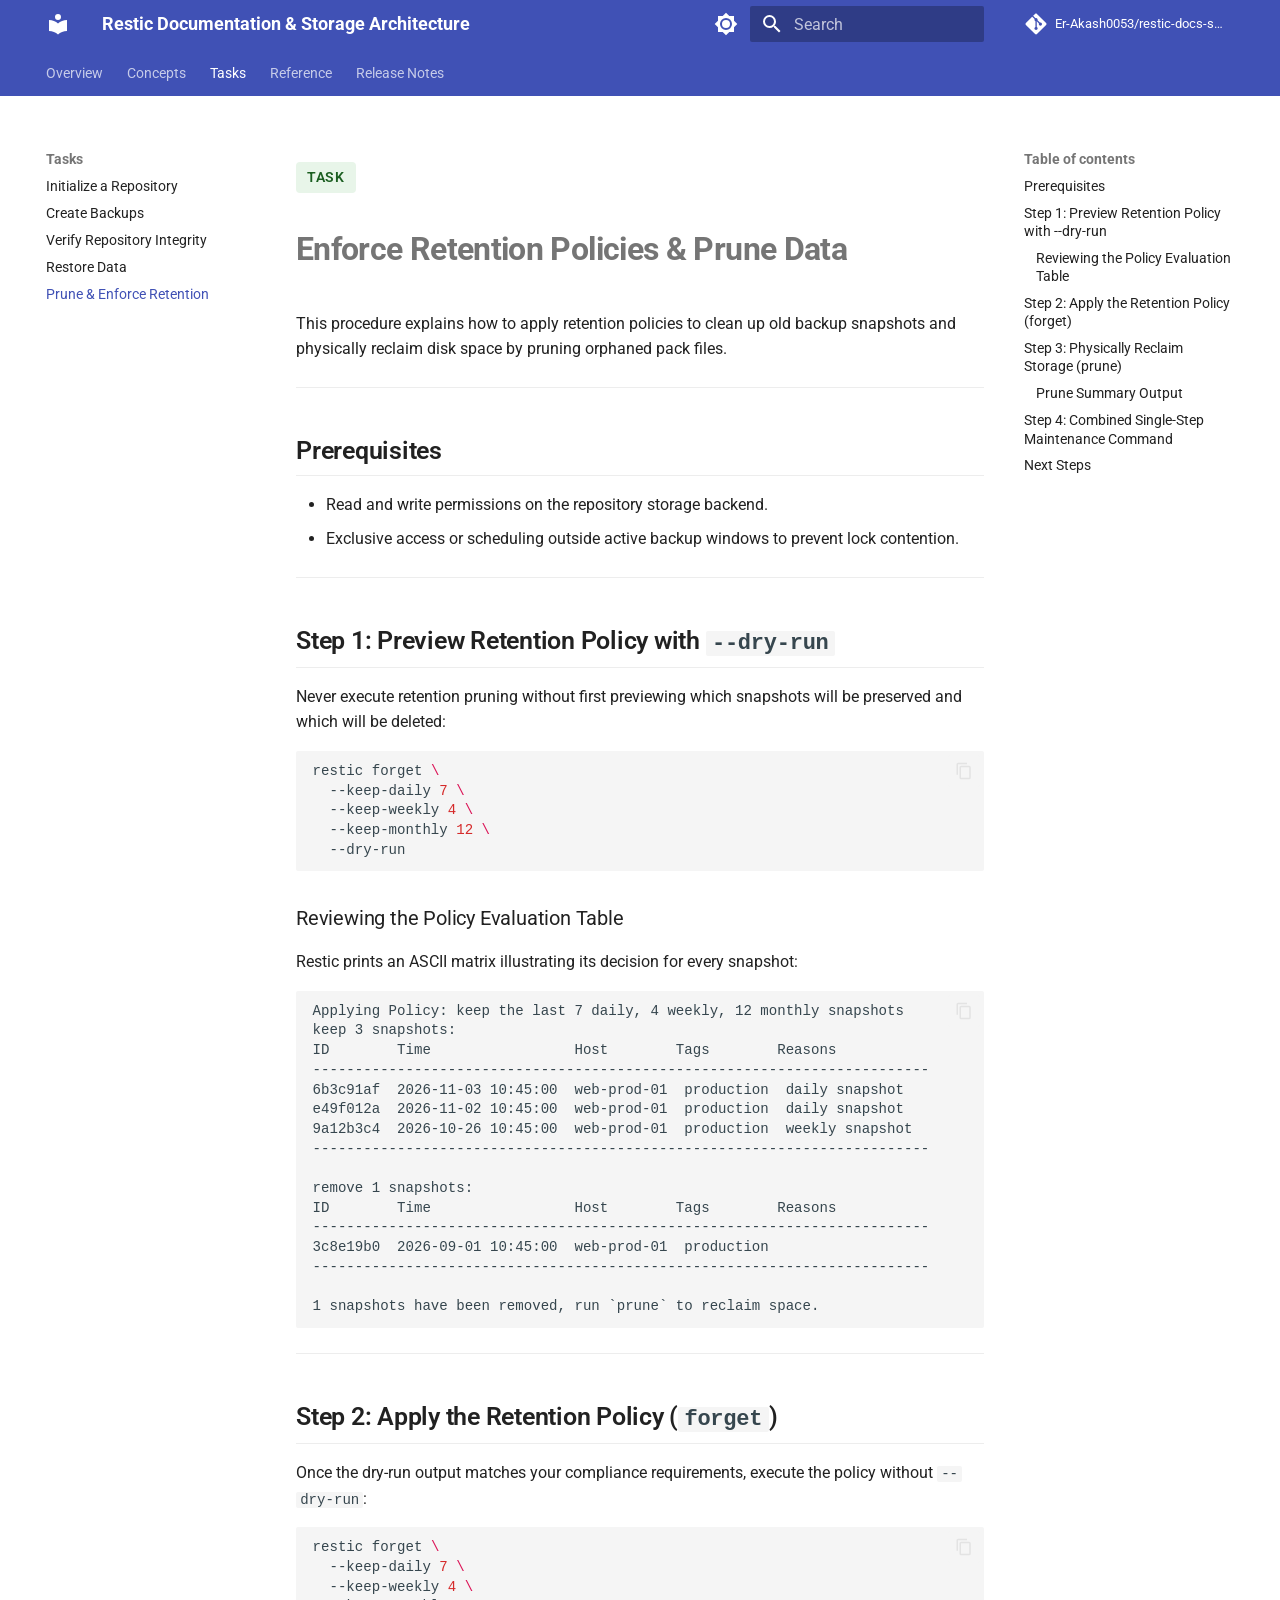
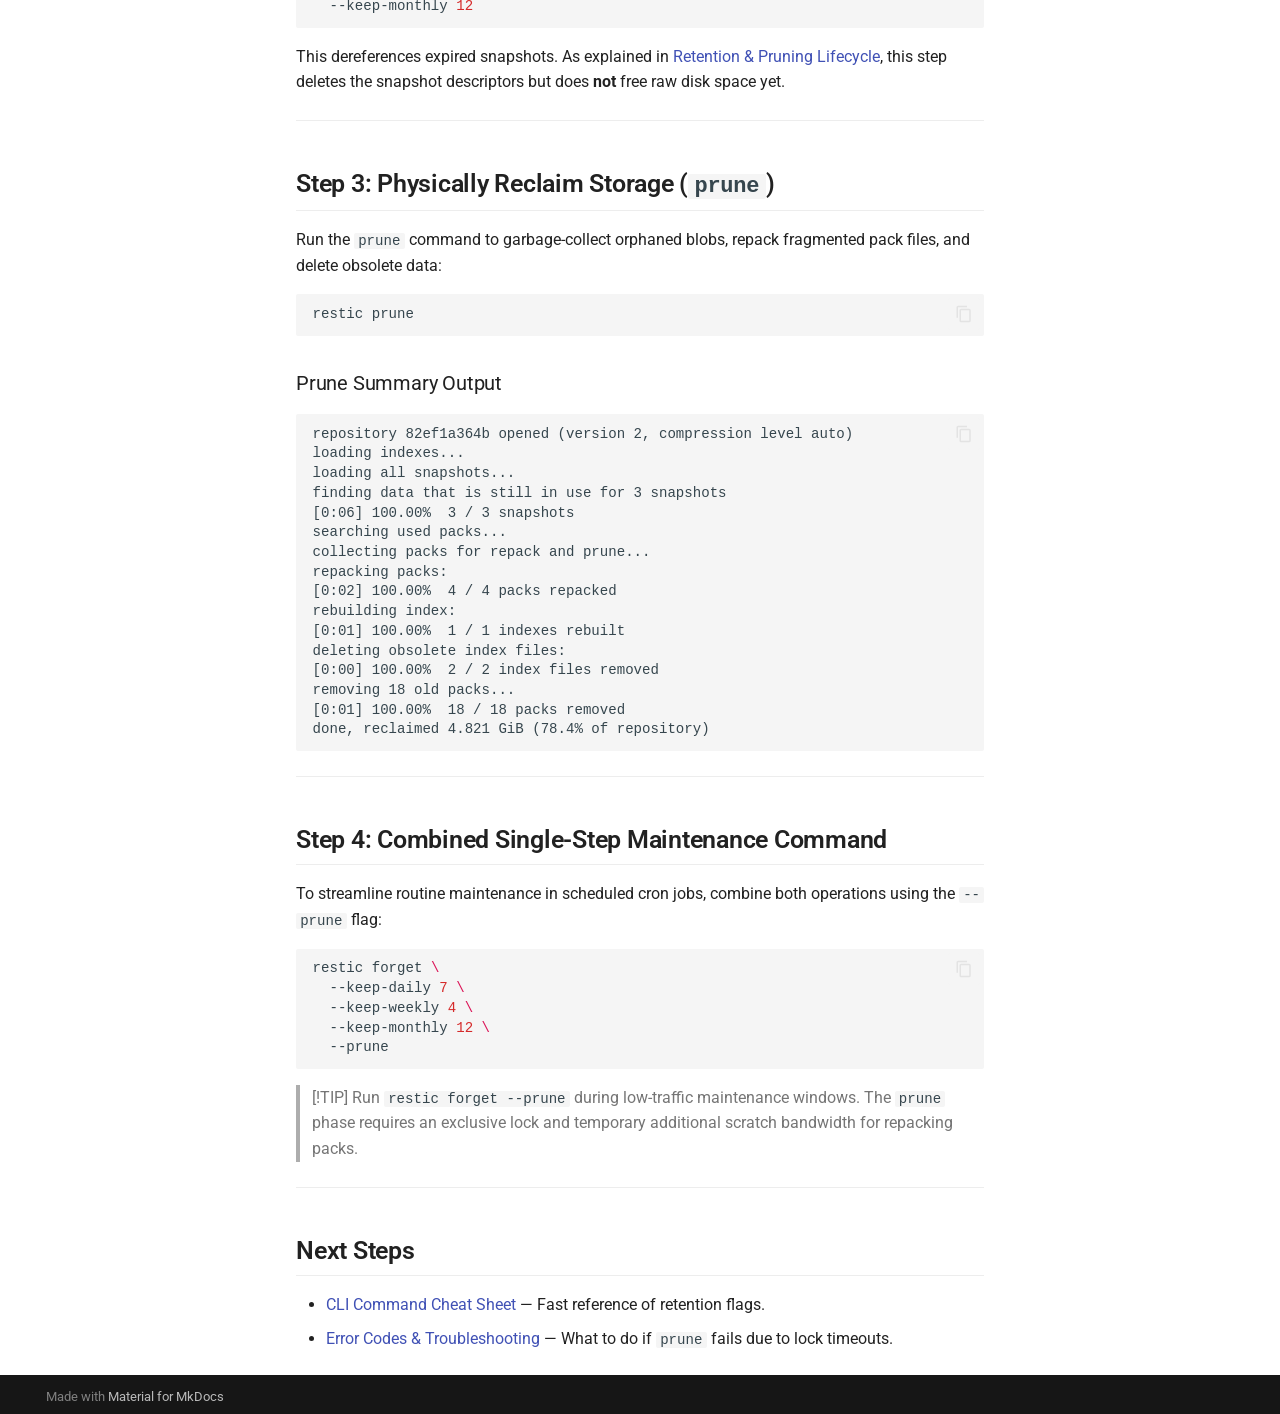
<file: tasks/prune-snapshots/index.html>
<!doctype html>
<html lang="en" class="no-js">
  <head>
    
      <meta charset="utf-8">
      <meta name="viewport" content="width=device-width,initial-scale=1">
      
        <meta name="description" content="Step-by-step task guide to automate snapshot retention with restic forget and reclaim storage space with restic prune.">
      
      
        <meta name="author" content="Portfolio Writing Sample">
      
      
        <link rel="canonical" href="https://Er-Akash0053.github.io/restic-docs-site/tasks/prune-snapshots/">
      
      
        <link rel="prev" href="../restore-data/">
      
      
        <link rel="next" href="../../reference/cli-cheat-sheet/">
      
      
        
      
      
      <link rel="icon" href="../../assets/images/favicon.png">
      <meta name="generator" content="mkdocs-1.6.1, mkdocs-material-9.8.0">
    
    
      
        <title>How to Enforce Retention Policies and Prune Data - Restic Documentation & Storage Architecture</title>
      
    
    
      <link rel="stylesheet" href="../../assets/stylesheets/main.57a0d79d.min.css">
      
        
        <link rel="stylesheet" href="../../assets/stylesheets/palette.fb2fffe2.min.css">
      
      


    
    
      
    
    
      
        
        
        <link rel="preconnect" href="https://fonts.gstatic.com" crossorigin>
        <link rel="stylesheet" href="https://fonts.googleapis.com/css?family=Roboto:300,300i,400,400i,700,700i%7CRoboto+Mono:400,400i,700,700i&display=fallback">
        <style>:root{--md-text-font:"Roboto";--md-code-font:"Roboto Mono"}</style>
      
    
    
      <link rel="stylesheet" href="../../assets/custom.css">
    
    <script>__md_scope=new URL("../..",location),__md_hash=e=>[...e].reduce(((e,_)=>(e<<5)-e+_.charCodeAt(0)),0),__md_get=(e,_=localStorage,t=__md_scope)=>JSON.parse(_.getItem(t.pathname+"."+e)),__md_set=(e,_,t=localStorage,a=__md_scope)=>{try{t.setItem(a.pathname+"."+e,JSON.stringify(_))}catch(e){}}</script>
    
      

    
    
  </head>
  
  
    
    
      
    
    
    
    
    <body dir="ltr" data-md-color-scheme="default" data-md-color-primary="indigo" data-md-color-accent="deep-purple">
  
    
    <input class="md-toggle" data-md-toggle="drawer" type="checkbox" id="__drawer" autocomplete="off">
    <input class="md-toggle" data-md-toggle="search" type="checkbox" id="__search" autocomplete="off">
    <label class="md-overlay" for="__drawer"></label>
    <div data-md-component="skip">
      
        
        <a href="#enforce-retention-policies-prune-data" class="md-skip">
          Skip to content
        </a>
      
    </div>
    <div data-md-component="announce">
      
    </div>
    
    
      

<header class="md-header" data-md-component="header">
  <nav class="md-header__inner md-grid" aria-label="Header">
    <a href="../.." title="Restic Documentation &amp; Storage Architecture" class="md-header__button md-logo" aria-label="Restic Documentation & Storage Architecture" data-md-component="logo">
      
  
  <svg xmlns="http://www.w3.org/2000/svg" viewBox="0 0 24 24"><path d="M12 8a3 3 0 0 0 3-3 3 3 0 0 0-3-3 3 3 0 0 0-3 3 3 3 0 0 0 3 3m0 3.54C9.64 9.35 6.5 8 3 8v11c3.5 0 6.64 1.35 9 3.54 2.36-2.19 5.5-3.54 9-3.54V8c-3.5 0-6.64 1.35-9 3.54"/></svg>

    </a>
    <label class="md-header__button md-icon" for="__drawer">
      
      <svg xmlns="http://www.w3.org/2000/svg" viewBox="0 0 24 24"><path d="M3 6h18v2H3zm0 5h18v2H3zm0 5h18v2H3z"/></svg>
    </label>
    <div class="md-header__title" data-md-component="header-title">
      <div class="md-header__ellipsis">
        <div class="md-header__topic">
          <span class="md-ellipsis">
            Restic Documentation & Storage Architecture
          </span>
        </div>
        <div class="md-header__topic" data-md-component="header-topic">
          <span class="md-ellipsis">
            
              How to Enforce Retention Policies and Prune Data
            
          </span>
        </div>
      </div>
    </div>
    
      
        <form class="md-header__option" data-md-component="palette">
  
    
    
    
    <input class="md-option" data-md-color-media="" data-md-color-scheme="default" data-md-color-primary="indigo" data-md-color-accent="deep-purple"  aria-label="Switch to dark mode"  type="radio" name="__palette" id="__palette_0">
    
      <label class="md-header__button md-icon" title="Switch to dark mode" for="__palette_1" hidden>
        <svg xmlns="http://www.w3.org/2000/svg" viewBox="0 0 24 24"><path d="M12 8a4 4 0 0 0-4 4 4 4 0 0 0 4 4 4 4 0 0 0 4-4 4 4 0 0 0-4-4m0 10a6 6 0 0 1-6-6 6 6 0 0 1 6-6 6 6 0 0 1 6 6 6 6 0 0 1-6 6m8-9.31V4h-4.69L12 .69 8.69 4H4v4.69L.69 12 4 15.31V20h4.69L12 23.31 15.31 20H20v-4.69L23.31 12z"/></svg>
      </label>
    
  
    
    
    
    <input class="md-option" data-md-color-media="" data-md-color-scheme="slate" data-md-color-primary="indigo" data-md-color-accent="deep-purple"  aria-label="Switch to light mode"  type="radio" name="__palette" id="__palette_1">
    
      <label class="md-header__button md-icon" title="Switch to light mode" for="__palette_0" hidden>
        <svg xmlns="http://www.w3.org/2000/svg" viewBox="0 0 24 24"><path d="M12 18c-.89 0-1.74-.2-2.5-.55C11.56 16.5 13 14.42 13 12s-1.44-4.5-3.5-5.45C10.26 6.2 11.11 6 12 6a6 6 0 0 1 6 6 6 6 0 0 1-6 6m8-9.31V4h-4.69L12 .69 8.69 4H4v4.69L.69 12 4 15.31V20h4.69L12 23.31 15.31 20H20v-4.69L23.31 12z"/></svg>
      </label>
    
  
</form>
      
    
    
      <script>var palette=__md_get("__palette");if(palette&&palette.color){if("(prefers-color-scheme)"===palette.color.media){var media=matchMedia("(prefers-color-scheme: light)"),input=document.querySelector(media.matches?"[data-md-color-media='(prefers-color-scheme: light)']":"[data-md-color-media='(prefers-color-scheme: dark)']");palette.color.media=input.getAttribute("data-md-color-media"),palette.color.scheme=input.getAttribute("data-md-color-scheme"),palette.color.primary=input.getAttribute("data-md-color-primary"),palette.color.accent=input.getAttribute("data-md-color-accent")}for(var[key,value]of Object.entries(palette.color))document.body.setAttribute("data-md-color-"+key,value)}</script>
    
    
    
      
      
        <label class="md-header__button md-icon" for="__search">
          
          <svg xmlns="http://www.w3.org/2000/svg" viewBox="0 0 24 24"><path d="M9.5 3A6.5 6.5 0 0 1 16 9.5c0 1.61-.59 3.09-1.56 4.23l.27.27h.79l5 5-1.5 1.5-5-5v-.79l-.27-.27A6.52 6.52 0 0 1 9.5 16 6.5 6.5 0 0 1 3 9.5 6.5 6.5 0 0 1 9.5 3m0 2C7 5 5 7 5 9.5S7 14 9.5 14 14 12 14 9.5 12 5 9.5 5"/></svg>
        </label>
        <div class="md-search" data-md-component="search" role="dialog">
  <label class="md-search__overlay" for="__search"></label>
  <div class="md-search__inner" role="search">
    <form class="md-search__form" name="search">
      <input type="text" class="md-search__input" name="query" aria-label="Search" placeholder="Search" autocapitalize="off" autocorrect="off" autocomplete="off" spellcheck="false" data-md-component="search-query" required>
      <label class="md-search__icon md-icon" for="__search">
        
        <svg xmlns="http://www.w3.org/2000/svg" viewBox="0 0 24 24"><path d="M9.5 3A6.5 6.5 0 0 1 16 9.5c0 1.61-.59 3.09-1.56 4.23l.27.27h.79l5 5-1.5 1.5-5-5v-.79l-.27-.27A6.52 6.52 0 0 1 9.5 16 6.5 6.5 0 0 1 3 9.5 6.5 6.5 0 0 1 9.5 3m0 2C7 5 5 7 5 9.5S7 14 9.5 14 14 12 14 9.5 12 5 9.5 5"/></svg>
        
        <svg xmlns="http://www.w3.org/2000/svg" viewBox="0 0 24 24"><path d="M20 11v2H8l5.5 5.5-1.42 1.42L4.16 12l7.92-7.92L13.5 5.5 8 11z"/></svg>
      </label>
      <nav class="md-search__options" aria-label="Search">
        
        <button type="reset" class="md-search__icon md-icon" title="Clear" aria-label="Clear" tabindex="-1">
          
          <svg xmlns="http://www.w3.org/2000/svg" viewBox="0 0 24 24"><path d="M19 6.41 17.59 5 12 10.59 6.41 5 5 6.41 10.59 12 5 17.59 6.41 19 12 13.41 17.59 19 19 17.59 13.41 12z"/></svg>
        </button>
      </nav>
      
        <div class="md-search__suggest" data-md-component="search-suggest"></div>
      
    </form>
    <div class="md-search__output">
      <div class="md-search__scrollwrap" tabindex="0" data-md-scrollfix>
        <div class="md-search-result" data-md-component="search-result">
          <div class="md-search-result__meta">
            Initializing search
          </div>
          <ol class="md-search-result__list" role="presentation"></ol>
        </div>
      </div>
    </div>
  </div>
</div>
      
    
    
      <div class="md-header__source">
        <a href="https://github.com/Er-Akash0053/restic-docs-site" title="Go to repository" class="md-source" data-md-component="source">
  <div class="md-source__icon md-icon">
    
    <svg xmlns="http://www.w3.org/2000/svg" viewBox="0 0 448 512"><!--! Font Awesome Free 7.1.0 by @fontawesome - https://fontawesome.com License - https://fontawesome.com/license/free (Icons: CC BY 4.0, Fonts: SIL OFL 1.1, Code: MIT License) Copyright 2025 Fonticons, Inc.--><path d="M439.6 236.1 244 40.5c-5.4-5.5-12.8-8.5-20.4-8.5s-15 3-20.4 8.4L162.5 81l51.5 51.5c27.1-9.1 52.7 16.8 43.4 43.7l49.7 49.7c34.2-11.8 61.2 31 35.5 56.7-26.5 26.5-70.2-2.9-56-37.3L240.3 199v121.9c25.3 12.5 22.3 41.8 9.1 55-6.4 6.4-15.2 10.1-24.3 10.1s-17.8-3.6-24.3-10.1c-17.6-17.6-11.1-46.9 11.2-56v-123c-20.8-8.5-24.6-30.7-18.6-45L142.6 101 8.5 235.1C3 240.6 0 247.9 0 255.5s3 15 8.5 20.4l195.6 195.7c5.4 5.4 12.7 8.4 20.4 8.4s15-3 20.4-8.4l194.7-194.7c5.4-5.4 8.4-12.8 8.4-20.4s-3-15-8.4-20.4"/></svg>
  </div>
  <div class="md-source__repository">
    Er-Akash0053/restic-docs-site
  </div>
</a>
      </div>
    
  </nav>
  
</header>
    
    <div class="md-container" data-md-component="container">
      
      
        
          
            
<nav class="md-tabs" aria-label="Tabs" data-md-component="tabs">
  <div class="md-grid">
    <ul class="md-tabs__list">
      
        
  
  
  
  
    <li class="md-tabs__item">
      <a href="../.." class="md-tabs__link">
        
  
  
    
  
  Overview

      </a>
    </li>
  

      
        
  
  
  
  
    
    
      <li class="md-tabs__item">
        <a href="../../concepts/architecture/" class="md-tabs__link">
          
  
  
  Concepts

        </a>
      </li>
    
  

      
        
  
  
  
    
  
  
    
    
      <li class="md-tabs__item md-tabs__item--active">
        <a href="../initialize-repository/" class="md-tabs__link">
          
  
  
  Tasks

        </a>
      </li>
    
  

      
        
  
  
  
  
    
    
      <li class="md-tabs__item">
        <a href="../../reference/cli-cheat-sheet/" class="md-tabs__link">
          
  
  
  Reference

        </a>
      </li>
    
  

      
        
  
  
  
  
    
    
      <li class="md-tabs__item">
        <a href="../../release-notes/v0-17-0/" class="md-tabs__link">
          
  
  
  Release Notes

        </a>
      </li>
    
  

      
    </ul>
  </div>
</nav>
          
        
      
      <main class="md-main" data-md-component="main">
        <div class="md-main__inner md-grid">
          
            
              
              <div class="md-sidebar md-sidebar--primary" data-md-component="sidebar" data-md-type="navigation" >
                <div class="md-sidebar__scrollwrap">
                  <div class="md-sidebar__inner">
                    


  


<nav class="md-nav md-nav--primary md-nav--lifted" aria-label="Navigation" data-md-level="0">
  <label class="md-nav__title" for="__drawer">
    <a href="../.." title="Restic Documentation &amp; Storage Architecture" class="md-nav__button md-logo" aria-label="Restic Documentation & Storage Architecture" data-md-component="logo">
      
  
  <svg xmlns="http://www.w3.org/2000/svg" viewBox="0 0 24 24"><path d="M12 8a3 3 0 0 0 3-3 3 3 0 0 0-3-3 3 3 0 0 0-3 3 3 3 0 0 0 3 3m0 3.54C9.64 9.35 6.5 8 3 8v11c3.5 0 6.64 1.35 9 3.54 2.36-2.19 5.5-3.54 9-3.54V8c-3.5 0-6.64 1.35-9 3.54"/></svg>

    </a>
    Restic Documentation & Storage Architecture
  </label>
  
    <div class="md-nav__source">
      <a href="https://github.com/Er-Akash0053/restic-docs-site" title="Go to repository" class="md-source" data-md-component="source">
  <div class="md-source__icon md-icon">
    
    <svg xmlns="http://www.w3.org/2000/svg" viewBox="0 0 448 512"><!--! Font Awesome Free 7.1.0 by @fontawesome - https://fontawesome.com License - https://fontawesome.com/license/free (Icons: CC BY 4.0, Fonts: SIL OFL 1.1, Code: MIT License) Copyright 2025 Fonticons, Inc.--><path d="M439.6 236.1 244 40.5c-5.4-5.5-12.8-8.5-20.4-8.5s-15 3-20.4 8.4L162.5 81l51.5 51.5c27.1-9.1 52.7 16.8 43.4 43.7l49.7 49.7c34.2-11.8 61.2 31 35.5 56.7-26.5 26.5-70.2-2.9-56-37.3L240.3 199v121.9c25.3 12.5 22.3 41.8 9.1 55-6.4 6.4-15.2 10.1-24.3 10.1s-17.8-3.6-24.3-10.1c-17.6-17.6-11.1-46.9 11.2-56v-123c-20.8-8.5-24.6-30.7-18.6-45L142.6 101 8.5 235.1C3 240.6 0 247.9 0 255.5s3 15 8.5 20.4l195.6 195.7c5.4 5.4 12.7 8.4 20.4 8.4s15-3 20.4-8.4l194.7-194.7c5.4-5.4 8.4-12.8 8.4-20.4s-3-15-8.4-20.4"/></svg>
  </div>
  <div class="md-source__repository">
    Er-Akash0053/restic-docs-site
  </div>
</a>
    </div>
  
  <ul class="md-nav__list" data-md-scrollfix>
    
      
      
  
  
  
  
    <li class="md-nav__item">
      <a href="../.." class="md-nav__link">
        
  
  
  <span class="md-ellipsis">
    
  
    Overview
  

    
  </span>
  
  

      </a>
    </li>
  

    
      
      
  
  
  
  
    
    
    
    
      
      
        
      
    
    
    <li class="md-nav__item md-nav__item--nested">
      
        
        
        <input class="md-nav__toggle md-toggle " type="checkbox" id="__nav_2" >
        
          
          <label class="md-nav__link" for="__nav_2" id="__nav_2_label" tabindex="0">
            
  
  
  <span class="md-ellipsis">
    
  
    Concepts
  

    
  </span>
  
  

            <span class="md-nav__icon md-icon"></span>
          </label>
        
        <nav class="md-nav" data-md-level="1" aria-labelledby="__nav_2_label" aria-expanded="false">
          <label class="md-nav__title" for="__nav_2">
            <span class="md-nav__icon md-icon"></span>
            
  
    Concepts
  

          </label>
          <ul class="md-nav__list" data-md-scrollfix>
            
              
                
  
  
  
  
    <li class="md-nav__item">
      <a href="../../concepts/architecture/" class="md-nav__link">
        
  
  
  <span class="md-ellipsis">
    
  
    Repository Architecture
  

    
  </span>
  
  

      </a>
    </li>
  

              
            
              
                
  
  
  
  
    <li class="md-nav__item">
      <a href="../../concepts/deduplication/" class="md-nav__link">
        
  
  
  <span class="md-ellipsis">
    
  
    Deduplication Mechanics
  

    
  </span>
  
  

      </a>
    </li>
  

              
            
              
                
  
  
  
  
    <li class="md-nav__item">
      <a href="../../concepts/retention-and-pruning/" class="md-nav__link">
        
  
  
  <span class="md-ellipsis">
    
  
    Retention & Pruning Lifecycle
  

    
  </span>
  
  

      </a>
    </li>
  

              
            
          </ul>
        </nav>
      
    </li>
  

    
      
      
  
  
    
  
  
  
    
    
    
    
      
        
        
      
      
        
      
    
    
    <li class="md-nav__item md-nav__item--active md-nav__item--section md-nav__item--nested">
      
        
        
        <input class="md-nav__toggle md-toggle " type="checkbox" id="__nav_3" checked>
        
          
          <label class="md-nav__link" for="__nav_3" id="__nav_3_label" tabindex="">
            
  
  
  <span class="md-ellipsis">
    
  
    Tasks
  

    
  </span>
  
  

            <span class="md-nav__icon md-icon"></span>
          </label>
        
        <nav class="md-nav" data-md-level="1" aria-labelledby="__nav_3_label" aria-expanded="true">
          <label class="md-nav__title" for="__nav_3">
            <span class="md-nav__icon md-icon"></span>
            
  
    Tasks
  

          </label>
          <ul class="md-nav__list" data-md-scrollfix>
            
              
                
  
  
  
  
    <li class="md-nav__item">
      <a href="../initialize-repository/" class="md-nav__link">
        
  
  
  <span class="md-ellipsis">
    
  
    Initialize a Repository
  

    
  </span>
  
  

      </a>
    </li>
  

              
            
              
                
  
  
  
  
    <li class="md-nav__item">
      <a href="../create-backups/" class="md-nav__link">
        
  
  
  <span class="md-ellipsis">
    
  
    Create Backups
  

    
  </span>
  
  

      </a>
    </li>
  

              
            
              
                
  
  
  
  
    <li class="md-nav__item">
      <a href="../verify-integrity/" class="md-nav__link">
        
  
  
  <span class="md-ellipsis">
    
  
    Verify Repository Integrity
  

    
  </span>
  
  

      </a>
    </li>
  

              
            
              
                
  
  
  
  
    <li class="md-nav__item">
      <a href="../restore-data/" class="md-nav__link">
        
  
  
  <span class="md-ellipsis">
    
  
    Restore Data
  

    
  </span>
  
  

      </a>
    </li>
  

              
            
              
                
  
  
    
  
  
  
    <li class="md-nav__item md-nav__item--active">
      
      <input class="md-nav__toggle md-toggle" type="checkbox" id="__toc">
      
      
        
      
      
        <label class="md-nav__link md-nav__link--active" for="__toc">
          
  
  
  <span class="md-ellipsis">
    
  
    Prune & Enforce Retention
  

    
  </span>
  
  

          <span class="md-nav__icon md-icon"></span>
        </label>
      
      <a href="./" class="md-nav__link md-nav__link--active">
        
  
  
  <span class="md-ellipsis">
    
  
    Prune & Enforce Retention
  

    
  </span>
  
  

      </a>
      
        

<nav class="md-nav md-nav--secondary" aria-label="Table of contents">
  
  
  
    
  
  
    <label class="md-nav__title" for="__toc">
      <span class="md-nav__icon md-icon"></span>
      Table of contents
    </label>
    <ul class="md-nav__list" data-md-component="toc" data-md-scrollfix>
      
        <li class="md-nav__item">
  <a href="#prerequisites" class="md-nav__link">
    <span class="md-ellipsis">
      
        Prerequisites
      
    </span>
  </a>
  
</li>
      
        <li class="md-nav__item">
  <a href="#step-1-preview-retention-policy-with-dry-run" class="md-nav__link">
    <span class="md-ellipsis">
      
        Step 1: Preview Retention Policy with --dry-run
      
    </span>
  </a>
  
    <nav class="md-nav" aria-label="Step 1: Preview Retention Policy with --dry-run">
      <ul class="md-nav__list">
        
          <li class="md-nav__item">
  <a href="#reviewing-the-policy-evaluation-table" class="md-nav__link">
    <span class="md-ellipsis">
      
        Reviewing the Policy Evaluation Table
      
    </span>
  </a>
  
</li>
        
      </ul>
    </nav>
  
</li>
      
        <li class="md-nav__item">
  <a href="#step-2-apply-the-retention-policy-forget" class="md-nav__link">
    <span class="md-ellipsis">
      
        Step 2: Apply the Retention Policy (forget)
      
    </span>
  </a>
  
</li>
      
        <li class="md-nav__item">
  <a href="#step-3-physically-reclaim-storage-prune" class="md-nav__link">
    <span class="md-ellipsis">
      
        Step 3: Physically Reclaim Storage (prune)
      
    </span>
  </a>
  
    <nav class="md-nav" aria-label="Step 3: Physically Reclaim Storage (prune)">
      <ul class="md-nav__list">
        
          <li class="md-nav__item">
  <a href="#prune-summary-output" class="md-nav__link">
    <span class="md-ellipsis">
      
        Prune Summary Output
      
    </span>
  </a>
  
</li>
        
      </ul>
    </nav>
  
</li>
      
        <li class="md-nav__item">
  <a href="#step-4-combined-single-step-maintenance-command" class="md-nav__link">
    <span class="md-ellipsis">
      
        Step 4: Combined Single-Step Maintenance Command
      
    </span>
  </a>
  
</li>
      
        <li class="md-nav__item">
  <a href="#next-steps" class="md-nav__link">
    <span class="md-ellipsis">
      
        Next Steps
      
    </span>
  </a>
  
</li>
      
    </ul>
  
</nav>
      
    </li>
  

              
            
          </ul>
        </nav>
      
    </li>
  

    
      
      
  
  
  
  
    
    
    
    
      
      
        
      
    
    
    <li class="md-nav__item md-nav__item--nested">
      
        
        
        <input class="md-nav__toggle md-toggle " type="checkbox" id="__nav_4" >
        
          
          <label class="md-nav__link" for="__nav_4" id="__nav_4_label" tabindex="0">
            
  
  
  <span class="md-ellipsis">
    
  
    Reference
  

    
  </span>
  
  

            <span class="md-nav__icon md-icon"></span>
          </label>
        
        <nav class="md-nav" data-md-level="1" aria-labelledby="__nav_4_label" aria-expanded="false">
          <label class="md-nav__title" for="__nav_4">
            <span class="md-nav__icon md-icon"></span>
            
  
    Reference
  

          </label>
          <ul class="md-nav__list" data-md-scrollfix>
            
              
                
  
  
  
  
    <li class="md-nav__item">
      <a href="../../reference/cli-cheat-sheet/" class="md-nav__link">
        
  
  
  <span class="md-ellipsis">
    
  
    CLI Command Cheat Sheet
  

    
  </span>
  
  

      </a>
    </li>
  

              
            
              
                
  
  
  
  
    <li class="md-nav__item">
      <a href="../../reference/error-troubleshooting/" class="md-nav__link">
        
  
  
  <span class="md-ellipsis">
    
  
    Error Codes & Troubleshooting
  

    
  </span>
  
  

      </a>
    </li>
  

              
            
          </ul>
        </nav>
      
    </li>
  

    
      
      
  
  
  
  
    
    
    
    
      
      
        
      
    
    
    <li class="md-nav__item md-nav__item--nested">
      
        
        
        <input class="md-nav__toggle md-toggle " type="checkbox" id="__nav_5" >
        
          
          <label class="md-nav__link" for="__nav_5" id="__nav_5_label" tabindex="0">
            
  
  
  <span class="md-ellipsis">
    
  
    Release Notes
  

    
  </span>
  
  

            <span class="md-nav__icon md-icon"></span>
          </label>
        
        <nav class="md-nav" data-md-level="1" aria-labelledby="__nav_5_label" aria-expanded="false">
          <label class="md-nav__title" for="__nav_5">
            <span class="md-nav__icon md-icon"></span>
            
  
    Release Notes
  

          </label>
          <ul class="md-nav__list" data-md-scrollfix>
            
              
                
  
  
  
  
    <li class="md-nav__item">
      <a href="../../release-notes/v0-17-0/" class="md-nav__link">
        
  
  
  <span class="md-ellipsis">
    
  
    v0.17.0 Release Notes
  

    
  </span>
  
  

      </a>
    </li>
  

              
            
          </ul>
        </nav>
      
    </li>
  

    
  </ul>
</nav>
                  </div>
                </div>
              </div>
            
            
              
              <div class="md-sidebar md-sidebar--secondary" data-md-component="sidebar" data-md-type="toc" >
                <div class="md-sidebar__scrollwrap">
                  <div class="md-sidebar__inner">
                    

<nav class="md-nav md-nav--secondary" aria-label="Table of contents">
  
  
  
    
  
  
    <label class="md-nav__title" for="__toc">
      <span class="md-nav__icon md-icon"></span>
      Table of contents
    </label>
    <ul class="md-nav__list" data-md-component="toc" data-md-scrollfix>
      
        <li class="md-nav__item">
  <a href="#prerequisites" class="md-nav__link">
    <span class="md-ellipsis">
      
        Prerequisites
      
    </span>
  </a>
  
</li>
      
        <li class="md-nav__item">
  <a href="#step-1-preview-retention-policy-with-dry-run" class="md-nav__link">
    <span class="md-ellipsis">
      
        Step 1: Preview Retention Policy with --dry-run
      
    </span>
  </a>
  
    <nav class="md-nav" aria-label="Step 1: Preview Retention Policy with --dry-run">
      <ul class="md-nav__list">
        
          <li class="md-nav__item">
  <a href="#reviewing-the-policy-evaluation-table" class="md-nav__link">
    <span class="md-ellipsis">
      
        Reviewing the Policy Evaluation Table
      
    </span>
  </a>
  
</li>
        
      </ul>
    </nav>
  
</li>
      
        <li class="md-nav__item">
  <a href="#step-2-apply-the-retention-policy-forget" class="md-nav__link">
    <span class="md-ellipsis">
      
        Step 2: Apply the Retention Policy (forget)
      
    </span>
  </a>
  
</li>
      
        <li class="md-nav__item">
  <a href="#step-3-physically-reclaim-storage-prune" class="md-nav__link">
    <span class="md-ellipsis">
      
        Step 3: Physically Reclaim Storage (prune)
      
    </span>
  </a>
  
    <nav class="md-nav" aria-label="Step 3: Physically Reclaim Storage (prune)">
      <ul class="md-nav__list">
        
          <li class="md-nav__item">
  <a href="#prune-summary-output" class="md-nav__link">
    <span class="md-ellipsis">
      
        Prune Summary Output
      
    </span>
  </a>
  
</li>
        
      </ul>
    </nav>
  
</li>
      
        <li class="md-nav__item">
  <a href="#step-4-combined-single-step-maintenance-command" class="md-nav__link">
    <span class="md-ellipsis">
      
        Step 4: Combined Single-Step Maintenance Command
      
    </span>
  </a>
  
</li>
      
        <li class="md-nav__item">
  <a href="#next-steps" class="md-nav__link">
    <span class="md-ellipsis">
      
        Next Steps
      
    </span>
  </a>
  
</li>
      
    </ul>
  
</nav>
                  </div>
                </div>
              </div>
            
          
          
            <div class="md-content" data-md-component="content">
              
              <article class="md-content__inner md-typeset">
                
                  


  
  


<p><span class="topic-badge badge-task">Task</span></p>
<h1 id="enforce-retention-policies-prune-data">Enforce Retention Policies &amp; Prune Data<a class="headerlink" href="#enforce-retention-policies-prune-data" title="Permanent link">&para;</a></h1>
<p>This procedure explains how to apply retention policies to clean up old backup snapshots and physically reclaim disk space by pruning orphaned pack files.</p>
<hr />
<h2 id="prerequisites">Prerequisites<a class="headerlink" href="#prerequisites" title="Permanent link">&para;</a></h2>
<ul>
<li>Read and write permissions on the repository storage backend.</li>
<li>Exclusive access or scheduling outside active backup windows to prevent lock contention.</li>
</ul>
<hr />
<h2 id="step-1-preview-retention-policy-with-dry-run">Step 1: Preview Retention Policy with <code>--dry-run</code><a class="headerlink" href="#step-1-preview-retention-policy-with-dry-run" title="Permanent link">&para;</a></h2>
<p>Never execute retention pruning without first previewing which snapshots will be preserved and which will be deleted:</p>
<div class="language-bash highlight"><pre><span></span><code><span id="__span-0-1"><a id="__codelineno-0-1" name="__codelineno-0-1" href="#__codelineno-0-1"></a>restic<span class="w"> </span>forget<span class="w"> </span><span class="se">\</span>
</span><span id="__span-0-2"><a id="__codelineno-0-2" name="__codelineno-0-2" href="#__codelineno-0-2"></a><span class="w">  </span>--keep-daily<span class="w"> </span><span class="m">7</span><span class="w"> </span><span class="se">\</span>
</span><span id="__span-0-3"><a id="__codelineno-0-3" name="__codelineno-0-3" href="#__codelineno-0-3"></a><span class="w">  </span>--keep-weekly<span class="w"> </span><span class="m">4</span><span class="w"> </span><span class="se">\</span>
</span><span id="__span-0-4"><a id="__codelineno-0-4" name="__codelineno-0-4" href="#__codelineno-0-4"></a><span class="w">  </span>--keep-monthly<span class="w"> </span><span class="m">12</span><span class="w"> </span><span class="se">\</span>
</span><span id="__span-0-5"><a id="__codelineno-0-5" name="__codelineno-0-5" href="#__codelineno-0-5"></a><span class="w">  </span>--dry-run
</span></code></pre></div>
<h3 id="reviewing-the-policy-evaluation-table">Reviewing the Policy Evaluation Table<a class="headerlink" href="#reviewing-the-policy-evaluation-table" title="Permanent link">&para;</a></h3>
<p>Restic prints an ASCII matrix illustrating its decision for every snapshot:</p>
<div class="language-text highlight"><pre><span></span><code><span id="__span-1-1"><a id="__codelineno-1-1" name="__codelineno-1-1" href="#__codelineno-1-1"></a>Applying Policy: keep the last 7 daily, 4 weekly, 12 monthly snapshots
</span><span id="__span-1-2"><a id="__codelineno-1-2" name="__codelineno-1-2" href="#__codelineno-1-2"></a>keep 3 snapshots:
</span><span id="__span-1-3"><a id="__codelineno-1-3" name="__codelineno-1-3" href="#__codelineno-1-3"></a>ID        Time                 Host        Tags        Reasons
</span><span id="__span-1-4"><a id="__codelineno-1-4" name="__codelineno-1-4" href="#__codelineno-1-4"></a>-------------------------------------------------------------------------
</span><span id="__span-1-5"><a id="__codelineno-1-5" name="__codelineno-1-5" href="#__codelineno-1-5"></a>6b3c91af  2026-11-03 10:45:00  web-prod-01  production  daily snapshot
</span><span id="__span-1-6"><a id="__codelineno-1-6" name="__codelineno-1-6" href="#__codelineno-1-6"></a>e49f012a  2026-11-02 10:45:00  web-prod-01  production  daily snapshot
</span><span id="__span-1-7"><a id="__codelineno-1-7" name="__codelineno-1-7" href="#__codelineno-1-7"></a>9a12b3c4  2026-10-26 10:45:00  web-prod-01  production  weekly snapshot
</span><span id="__span-1-8"><a id="__codelineno-1-8" name="__codelineno-1-8" href="#__codelineno-1-8"></a>-------------------------------------------------------------------------
</span><span id="__span-1-9"><a id="__codelineno-1-9" name="__codelineno-1-9" href="#__codelineno-1-9"></a>
</span><span id="__span-1-10"><a id="__codelineno-1-10" name="__codelineno-1-10" href="#__codelineno-1-10"></a>remove 1 snapshots:
</span><span id="__span-1-11"><a id="__codelineno-1-11" name="__codelineno-1-11" href="#__codelineno-1-11"></a>ID        Time                 Host        Tags        Reasons
</span><span id="__span-1-12"><a id="__codelineno-1-12" name="__codelineno-1-12" href="#__codelineno-1-12"></a>-------------------------------------------------------------------------
</span><span id="__span-1-13"><a id="__codelineno-1-13" name="__codelineno-1-13" href="#__codelineno-1-13"></a>3c8e19b0  2026-09-01 10:45:00  web-prod-01  production  
</span><span id="__span-1-14"><a id="__codelineno-1-14" name="__codelineno-1-14" href="#__codelineno-1-14"></a>-------------------------------------------------------------------------
</span><span id="__span-1-15"><a id="__codelineno-1-15" name="__codelineno-1-15" href="#__codelineno-1-15"></a>
</span><span id="__span-1-16"><a id="__codelineno-1-16" name="__codelineno-1-16" href="#__codelineno-1-16"></a>1 snapshots have been removed, run `prune` to reclaim space.
</span></code></pre></div>
<hr />
<h2 id="step-2-apply-the-retention-policy-forget">Step 2: Apply the Retention Policy (<code>forget</code>)<a class="headerlink" href="#step-2-apply-the-retention-policy-forget" title="Permanent link">&para;</a></h2>
<p>Once the dry-run output matches your compliance requirements, execute the policy without <code>--dry-run</code>:</p>
<div class="language-bash highlight"><pre><span></span><code><span id="__span-2-1"><a id="__codelineno-2-1" name="__codelineno-2-1" href="#__codelineno-2-1"></a>restic<span class="w"> </span>forget<span class="w"> </span><span class="se">\</span>
</span><span id="__span-2-2"><a id="__codelineno-2-2" name="__codelineno-2-2" href="#__codelineno-2-2"></a><span class="w">  </span>--keep-daily<span class="w"> </span><span class="m">7</span><span class="w"> </span><span class="se">\</span>
</span><span id="__span-2-3"><a id="__codelineno-2-3" name="__codelineno-2-3" href="#__codelineno-2-3"></a><span class="w">  </span>--keep-weekly<span class="w"> </span><span class="m">4</span><span class="w"> </span><span class="se">\</span>
</span><span id="__span-2-4"><a id="__codelineno-2-4" name="__codelineno-2-4" href="#__codelineno-2-4"></a><span class="w">  </span>--keep-monthly<span class="w"> </span><span class="m">12</span>
</span></code></pre></div>
<p>This dereferences expired snapshots. As explained in <a href="../../concepts/retention-and-pruning/">Retention &amp; Pruning Lifecycle</a>, this step deletes the snapshot descriptors but does <strong>not</strong> free raw disk space yet.</p>
<hr />
<h2 id="step-3-physically-reclaim-storage-prune">Step 3: Physically Reclaim Storage (<code>prune</code>)<a class="headerlink" href="#step-3-physically-reclaim-storage-prune" title="Permanent link">&para;</a></h2>
<p>Run the <code>prune</code> command to garbage-collect orphaned blobs, repack fragmented pack files, and delete obsolete data:</p>
<div class="language-bash highlight"><pre><span></span><code><span id="__span-3-1"><a id="__codelineno-3-1" name="__codelineno-3-1" href="#__codelineno-3-1"></a>restic<span class="w"> </span>prune
</span></code></pre></div>
<h3 id="prune-summary-output">Prune Summary Output<a class="headerlink" href="#prune-summary-output" title="Permanent link">&para;</a></h3>
<div class="language-text highlight"><pre><span></span><code><span id="__span-4-1"><a id="__codelineno-4-1" name="__codelineno-4-1" href="#__codelineno-4-1"></a>repository 82ef1a364b opened (version 2, compression level auto)
</span><span id="__span-4-2"><a id="__codelineno-4-2" name="__codelineno-4-2" href="#__codelineno-4-2"></a>loading indexes...
</span><span id="__span-4-3"><a id="__codelineno-4-3" name="__codelineno-4-3" href="#__codelineno-4-3"></a>loading all snapshots...
</span><span id="__span-4-4"><a id="__codelineno-4-4" name="__codelineno-4-4" href="#__codelineno-4-4"></a>finding data that is still in use for 3 snapshots
</span><span id="__span-4-5"><a id="__codelineno-4-5" name="__codelineno-4-5" href="#__codelineno-4-5"></a>[0:06] 100.00%  3 / 3 snapshots
</span><span id="__span-4-6"><a id="__codelineno-4-6" name="__codelineno-4-6" href="#__codelineno-4-6"></a>searching used packs...
</span><span id="__span-4-7"><a id="__codelineno-4-7" name="__codelineno-4-7" href="#__codelineno-4-7"></a>collecting packs for repack and prune...
</span><span id="__span-4-8"><a id="__codelineno-4-8" name="__codelineno-4-8" href="#__codelineno-4-8"></a>repacking packs:
</span><span id="__span-4-9"><a id="__codelineno-4-9" name="__codelineno-4-9" href="#__codelineno-4-9"></a>[0:02] 100.00%  4 / 4 packs repacked
</span><span id="__span-4-10"><a id="__codelineno-4-10" name="__codelineno-4-10" href="#__codelineno-4-10"></a>rebuilding index:
</span><span id="__span-4-11"><a id="__codelineno-4-11" name="__codelineno-4-11" href="#__codelineno-4-11"></a>[0:01] 100.00%  1 / 1 indexes rebuilt
</span><span id="__span-4-12"><a id="__codelineno-4-12" name="__codelineno-4-12" href="#__codelineno-4-12"></a>deleting obsolete index files:
</span><span id="__span-4-13"><a id="__codelineno-4-13" name="__codelineno-4-13" href="#__codelineno-4-13"></a>[0:00] 100.00%  2 / 2 index files removed
</span><span id="__span-4-14"><a id="__codelineno-4-14" name="__codelineno-4-14" href="#__codelineno-4-14"></a>removing 18 old packs...
</span><span id="__span-4-15"><a id="__codelineno-4-15" name="__codelineno-4-15" href="#__codelineno-4-15"></a>[0:01] 100.00%  18 / 18 packs removed
</span><span id="__span-4-16"><a id="__codelineno-4-16" name="__codelineno-4-16" href="#__codelineno-4-16"></a>done, reclaimed 4.821 GiB (78.4% of repository)
</span></code></pre></div>
<hr />
<h2 id="step-4-combined-single-step-maintenance-command">Step 4: Combined Single-Step Maintenance Command<a class="headerlink" href="#step-4-combined-single-step-maintenance-command" title="Permanent link">&para;</a></h2>
<p>To streamline routine maintenance in scheduled cron jobs, combine both operations using the <code>--prune</code> flag:</p>
<div class="language-bash highlight"><pre><span></span><code><span id="__span-5-1"><a id="__codelineno-5-1" name="__codelineno-5-1" href="#__codelineno-5-1"></a>restic<span class="w"> </span>forget<span class="w"> </span><span class="se">\</span>
</span><span id="__span-5-2"><a id="__codelineno-5-2" name="__codelineno-5-2" href="#__codelineno-5-2"></a><span class="w">  </span>--keep-daily<span class="w"> </span><span class="m">7</span><span class="w"> </span><span class="se">\</span>
</span><span id="__span-5-3"><a id="__codelineno-5-3" name="__codelineno-5-3" href="#__codelineno-5-3"></a><span class="w">  </span>--keep-weekly<span class="w"> </span><span class="m">4</span><span class="w"> </span><span class="se">\</span>
</span><span id="__span-5-4"><a id="__codelineno-5-4" name="__codelineno-5-4" href="#__codelineno-5-4"></a><span class="w">  </span>--keep-monthly<span class="w"> </span><span class="m">12</span><span class="w"> </span><span class="se">\</span>
</span><span id="__span-5-5"><a id="__codelineno-5-5" name="__codelineno-5-5" href="#__codelineno-5-5"></a><span class="w">  </span>--prune
</span></code></pre></div>
<blockquote>
<p>[!TIP]
Run <code>restic forget --prune</code> during low-traffic maintenance windows. The <code>prune</code> phase requires an exclusive lock and temporary additional scratch bandwidth for repacking packs.</p>
</blockquote>
<hr />
<h2 id="next-steps">Next Steps<a class="headerlink" href="#next-steps" title="Permanent link">&para;</a></h2>
<ul>
<li><a href="../../reference/cli-cheat-sheet/">CLI Command Cheat Sheet</a> — Fast reference of retention flags.</li>
<li><a href="../../reference/error-troubleshooting/">Error Codes &amp; Troubleshooting</a> — What to do if <code>prune</code> fails due to lock timeouts.</li>
</ul>







  
  






                
              </article>
            </div>
          
          
<script>var target=document.getElementById(location.hash.slice(1));target&&target.name&&(target.checked=target.name.startsWith("__tabbed_"))</script>
        </div>
        
          <button type="button" class="md-top md-icon" data-md-component="top" hidden>
  
  <svg xmlns="http://www.w3.org/2000/svg" viewBox="0 0 24 24"><path d="M13 20h-2V8l-5.5 5.5-1.42-1.42L12 4.16l7.92 7.92-1.42 1.42L13 8z"/></svg>
  Back to top
</button>
        
      </main>
      
        <footer class="md-footer">
  
  <div class="md-footer-meta md-typeset">
    <div class="md-footer-meta__inner md-grid">
      <div class="md-copyright">
  
  
    Made with
    <a href="https://squidfunk.github.io/mkdocs-material/" target="_blank" rel="noopener">
      Material for MkDocs
    </a>
  
</div>
      
    </div>
  </div>
</footer>
      
    </div>
    <div class="md-dialog" data-md-component="dialog">
      <div class="md-dialog__inner md-typeset"></div>
    </div>
    
    
    
      
      
      <script id="__config" type="application/json">{"annotate": null, "base": "../..", "features": ["navigation.instant", "navigation.tracking", "navigation.tabs", "navigation.sections", "navigation.top", "search.suggest", "search.highlight", "content.code.copy", "content.code.annotate"], "search": "../../assets/javascripts/workers/search.a7633da7.min.js", "tags": null, "translations": {"clipboard.copied": "Copied to clipboard", "clipboard.copy": "Copy to clipboard", "search.result.more.one": "1 more on this page", "search.result.more.other": "# more on this page", "search.result.none": "No matching documents", "search.result.one": "1 matching document", "search.result.other": "# matching documents", "search.result.placeholder": "Type to start searching", "search.result.term.missing": "Missing", "select.version": "Select version"}, "version": null}</script>
    
    
      <script src="../../assets/javascripts/bundle.c21346df.min.js"></script>
      
    
  </body>
</html>
</file>
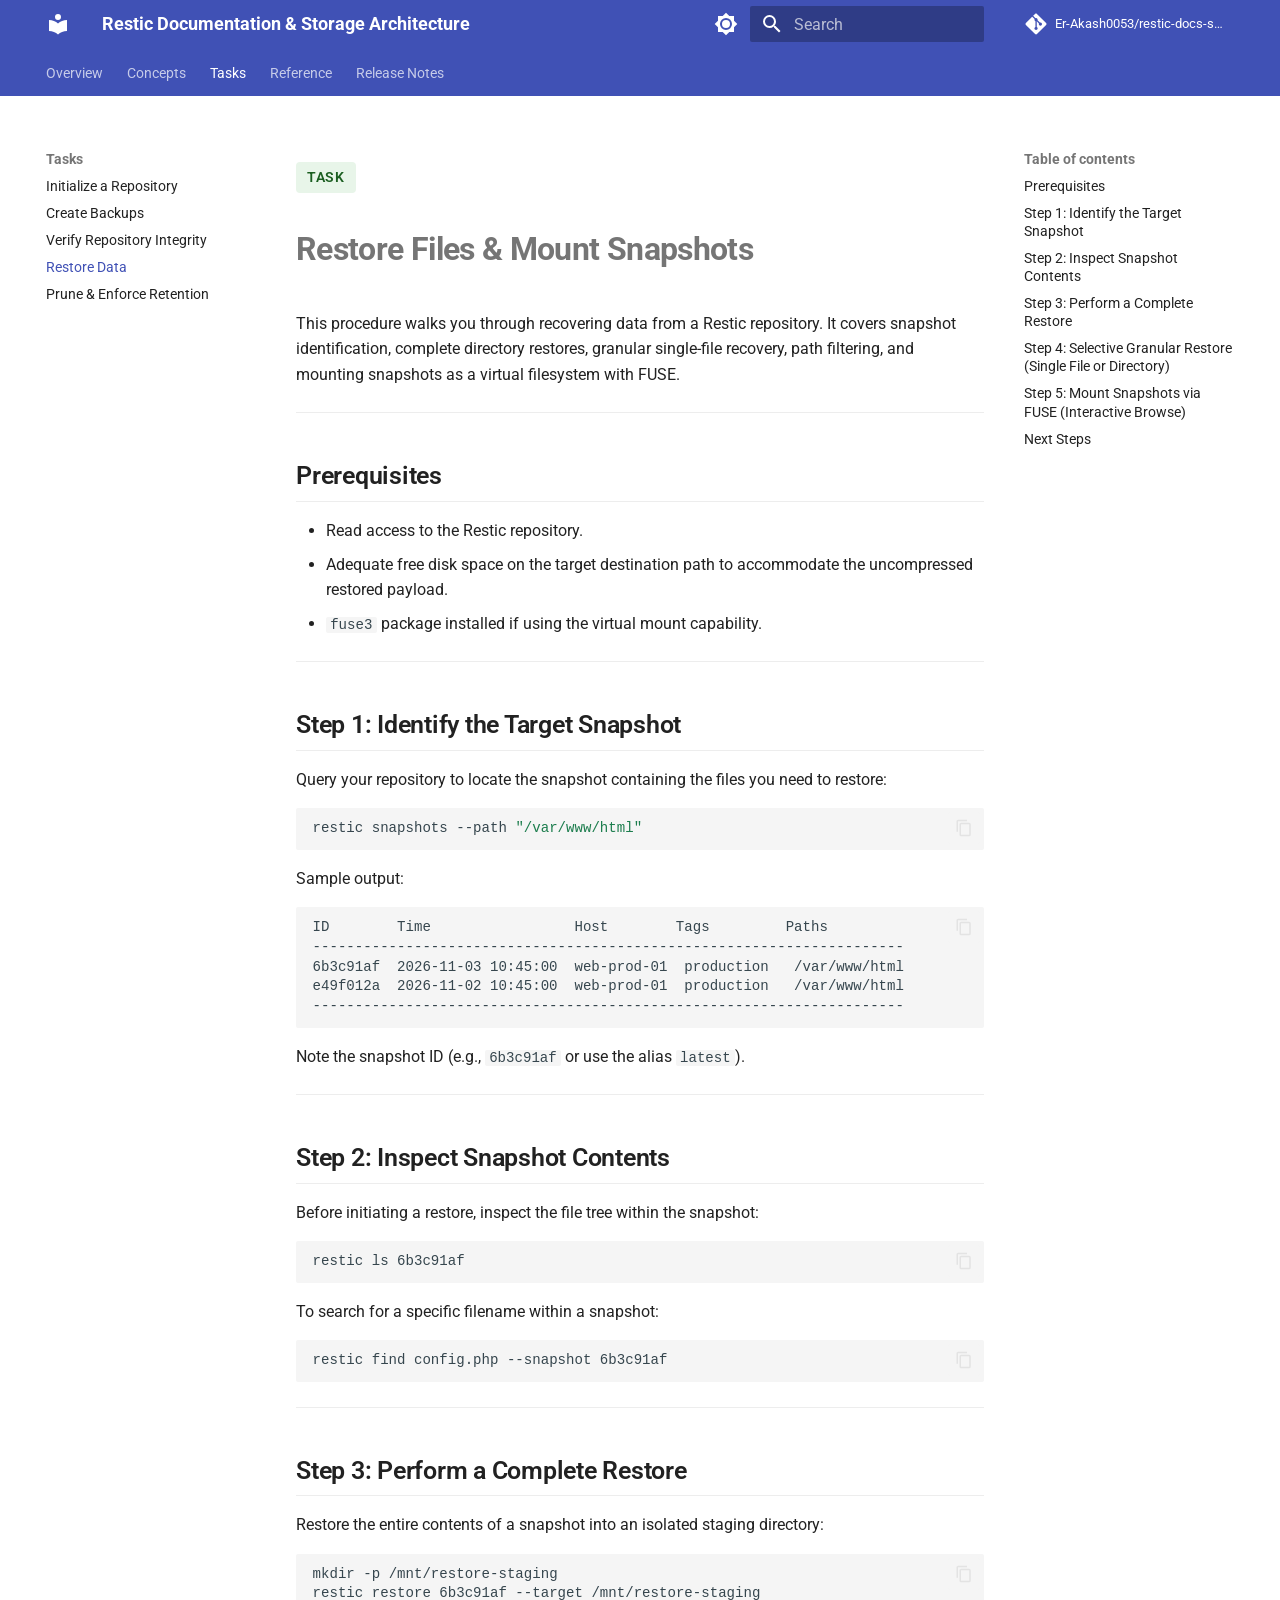
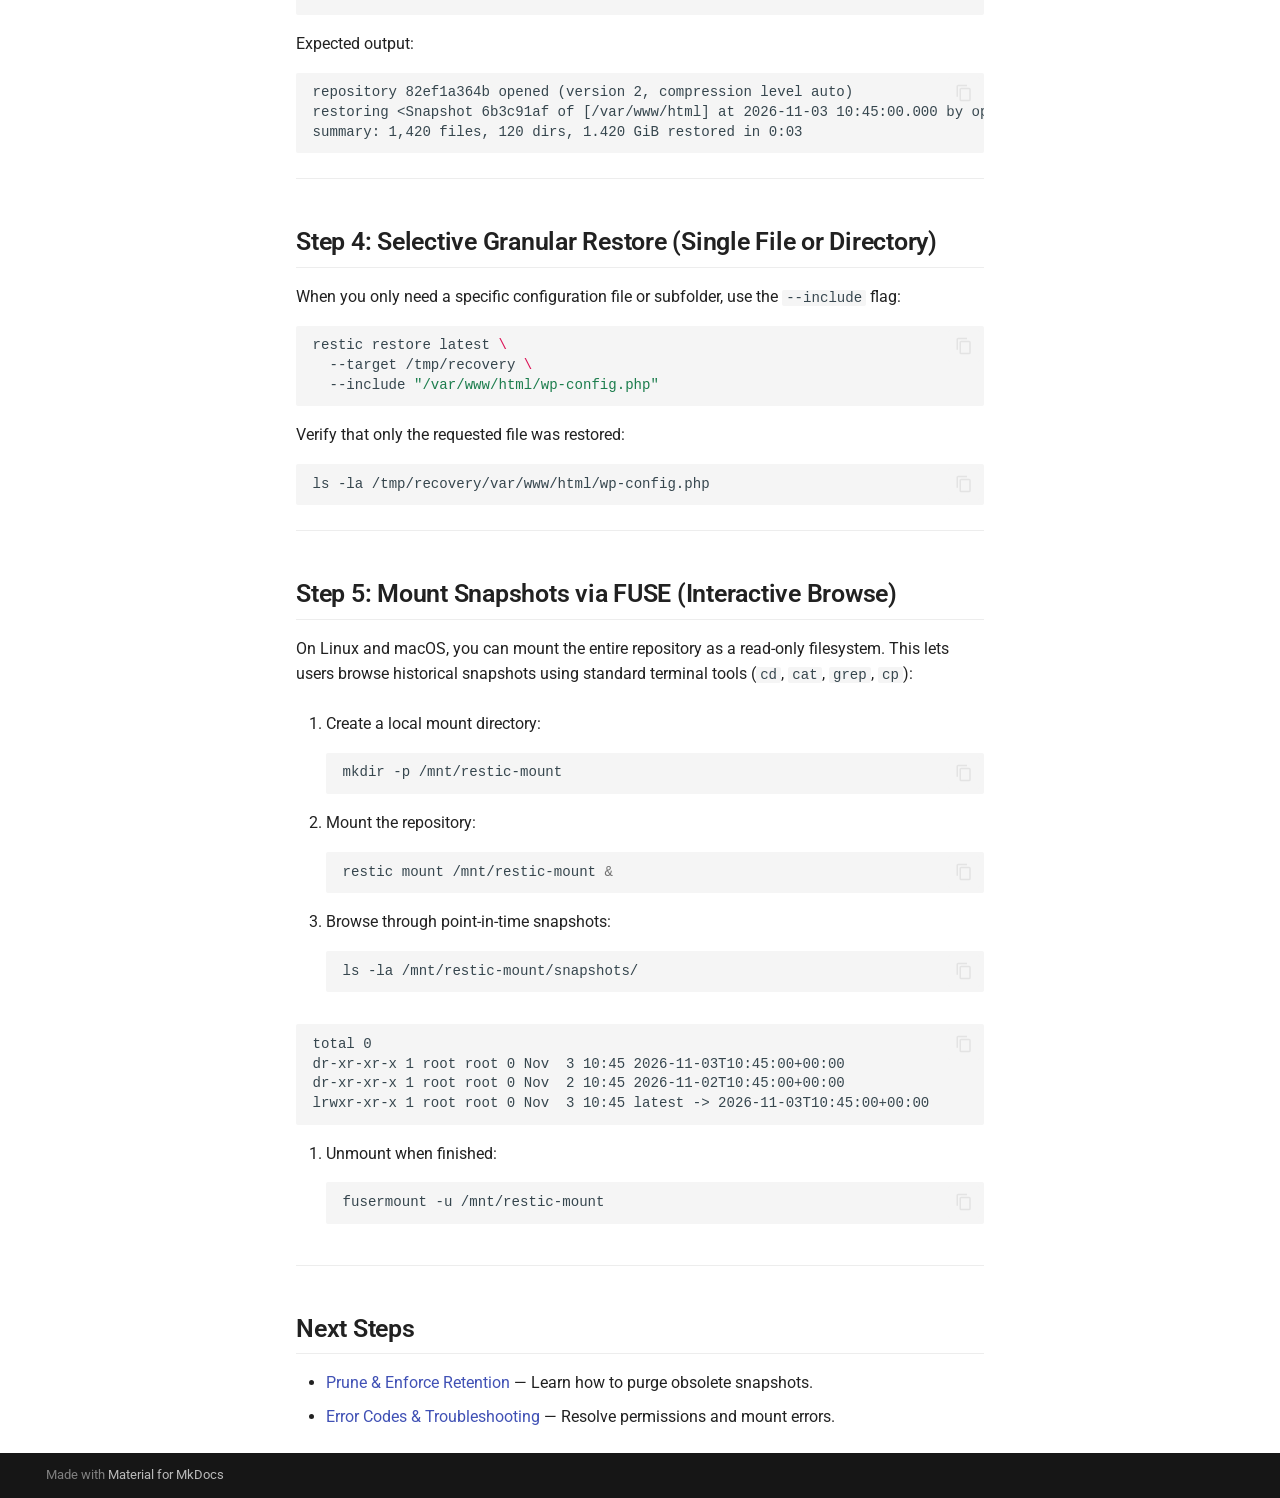
<file: tasks/restore-data/index.html>
<!doctype html>
<html lang="en" class="no-js">
  <head>
    
      <meta charset="utf-8">
      <meta name="viewport" content="width=device-width,initial-scale=1">
      
        <meta name="description" content="Step-by-step task guide to recover files from Restic snapshots, perform selective file restores, and mount snapshots via FUSE.">
      
      
        <meta name="author" content="Portfolio Writing Sample">
      
      
        <link rel="canonical" href="https://Er-Akash0053.github.io/restic-docs-site/tasks/restore-data/">
      
      
        <link rel="prev" href="../verify-integrity/">
      
      
        <link rel="next" href="../prune-snapshots/">
      
      
        
      
      
      <link rel="icon" href="../../assets/images/favicon.png">
      <meta name="generator" content="mkdocs-1.6.1, mkdocs-material-9.8.0">
    
    
      
        <title>How to Restore Files and Mount Snapshots - Restic Documentation & Storage Architecture</title>
      
    
    
      <link rel="stylesheet" href="../../assets/stylesheets/main.57a0d79d.min.css">
      
        
        <link rel="stylesheet" href="../../assets/stylesheets/palette.fb2fffe2.min.css">
      
      


    
    
      
    
    
      
        
        
        <link rel="preconnect" href="https://fonts.gstatic.com" crossorigin>
        <link rel="stylesheet" href="https://fonts.googleapis.com/css?family=Roboto:300,300i,400,400i,700,700i%7CRoboto+Mono:400,400i,700,700i&display=fallback">
        <style>:root{--md-text-font:"Roboto";--md-code-font:"Roboto Mono"}</style>
      
    
    
      <link rel="stylesheet" href="../../assets/custom.css">
    
    <script>__md_scope=new URL("../..",location),__md_hash=e=>[...e].reduce(((e,_)=>(e<<5)-e+_.charCodeAt(0)),0),__md_get=(e,_=localStorage,t=__md_scope)=>JSON.parse(_.getItem(t.pathname+"."+e)),__md_set=(e,_,t=localStorage,a=__md_scope)=>{try{t.setItem(a.pathname+"."+e,JSON.stringify(_))}catch(e){}}</script>
    
      

    
    
  </head>
  
  
    
    
      
    
    
    
    
    <body dir="ltr" data-md-color-scheme="default" data-md-color-primary="indigo" data-md-color-accent="deep-purple">
  
    
    <input class="md-toggle" data-md-toggle="drawer" type="checkbox" id="__drawer" autocomplete="off">
    <input class="md-toggle" data-md-toggle="search" type="checkbox" id="__search" autocomplete="off">
    <label class="md-overlay" for="__drawer"></label>
    <div data-md-component="skip">
      
        
        <a href="#restore-files-mount-snapshots" class="md-skip">
          Skip to content
        </a>
      
    </div>
    <div data-md-component="announce">
      
    </div>
    
    
      

<header class="md-header" data-md-component="header">
  <nav class="md-header__inner md-grid" aria-label="Header">
    <a href="../.." title="Restic Documentation &amp; Storage Architecture" class="md-header__button md-logo" aria-label="Restic Documentation & Storage Architecture" data-md-component="logo">
      
  
  <svg xmlns="http://www.w3.org/2000/svg" viewBox="0 0 24 24"><path d="M12 8a3 3 0 0 0 3-3 3 3 0 0 0-3-3 3 3 0 0 0-3 3 3 3 0 0 0 3 3m0 3.54C9.64 9.35 6.5 8 3 8v11c3.5 0 6.64 1.35 9 3.54 2.36-2.19 5.5-3.54 9-3.54V8c-3.5 0-6.64 1.35-9 3.54"/></svg>

    </a>
    <label class="md-header__button md-icon" for="__drawer">
      
      <svg xmlns="http://www.w3.org/2000/svg" viewBox="0 0 24 24"><path d="M3 6h18v2H3zm0 5h18v2H3zm0 5h18v2H3z"/></svg>
    </label>
    <div class="md-header__title" data-md-component="header-title">
      <div class="md-header__ellipsis">
        <div class="md-header__topic">
          <span class="md-ellipsis">
            Restic Documentation & Storage Architecture
          </span>
        </div>
        <div class="md-header__topic" data-md-component="header-topic">
          <span class="md-ellipsis">
            
              How to Restore Files and Mount Snapshots
            
          </span>
        </div>
      </div>
    </div>
    
      
        <form class="md-header__option" data-md-component="palette">
  
    
    
    
    <input class="md-option" data-md-color-media="" data-md-color-scheme="default" data-md-color-primary="indigo" data-md-color-accent="deep-purple"  aria-label="Switch to dark mode"  type="radio" name="__palette" id="__palette_0">
    
      <label class="md-header__button md-icon" title="Switch to dark mode" for="__palette_1" hidden>
        <svg xmlns="http://www.w3.org/2000/svg" viewBox="0 0 24 24"><path d="M12 8a4 4 0 0 0-4 4 4 4 0 0 0 4 4 4 4 0 0 0 4-4 4 4 0 0 0-4-4m0 10a6 6 0 0 1-6-6 6 6 0 0 1 6-6 6 6 0 0 1 6 6 6 6 0 0 1-6 6m8-9.31V4h-4.69L12 .69 8.69 4H4v4.69L.69 12 4 15.31V20h4.69L12 23.31 15.31 20H20v-4.69L23.31 12z"/></svg>
      </label>
    
  
    
    
    
    <input class="md-option" data-md-color-media="" data-md-color-scheme="slate" data-md-color-primary="indigo" data-md-color-accent="deep-purple"  aria-label="Switch to light mode"  type="radio" name="__palette" id="__palette_1">
    
      <label class="md-header__button md-icon" title="Switch to light mode" for="__palette_0" hidden>
        <svg xmlns="http://www.w3.org/2000/svg" viewBox="0 0 24 24"><path d="M12 18c-.89 0-1.74-.2-2.5-.55C11.56 16.5 13 14.42 13 12s-1.44-4.5-3.5-5.45C10.26 6.2 11.11 6 12 6a6 6 0 0 1 6 6 6 6 0 0 1-6 6m8-9.31V4h-4.69L12 .69 8.69 4H4v4.69L.69 12 4 15.31V20h4.69L12 23.31 15.31 20H20v-4.69L23.31 12z"/></svg>
      </label>
    
  
</form>
      
    
    
      <script>var palette=__md_get("__palette");if(palette&&palette.color){if("(prefers-color-scheme)"===palette.color.media){var media=matchMedia("(prefers-color-scheme: light)"),input=document.querySelector(media.matches?"[data-md-color-media='(prefers-color-scheme: light)']":"[data-md-color-media='(prefers-color-scheme: dark)']");palette.color.media=input.getAttribute("data-md-color-media"),palette.color.scheme=input.getAttribute("data-md-color-scheme"),palette.color.primary=input.getAttribute("data-md-color-primary"),palette.color.accent=input.getAttribute("data-md-color-accent")}for(var[key,value]of Object.entries(palette.color))document.body.setAttribute("data-md-color-"+key,value)}</script>
    
    
    
      
      
        <label class="md-header__button md-icon" for="__search">
          
          <svg xmlns="http://www.w3.org/2000/svg" viewBox="0 0 24 24"><path d="M9.5 3A6.5 6.5 0 0 1 16 9.5c0 1.61-.59 3.09-1.56 4.23l.27.27h.79l5 5-1.5 1.5-5-5v-.79l-.27-.27A6.52 6.52 0 0 1 9.5 16 6.5 6.5 0 0 1 3 9.5 6.5 6.5 0 0 1 9.5 3m0 2C7 5 5 7 5 9.5S7 14 9.5 14 14 12 14 9.5 12 5 9.5 5"/></svg>
        </label>
        <div class="md-search" data-md-component="search" role="dialog">
  <label class="md-search__overlay" for="__search"></label>
  <div class="md-search__inner" role="search">
    <form class="md-search__form" name="search">
      <input type="text" class="md-search__input" name="query" aria-label="Search" placeholder="Search" autocapitalize="off" autocorrect="off" autocomplete="off" spellcheck="false" data-md-component="search-query" required>
      <label class="md-search__icon md-icon" for="__search">
        
        <svg xmlns="http://www.w3.org/2000/svg" viewBox="0 0 24 24"><path d="M9.5 3A6.5 6.5 0 0 1 16 9.5c0 1.61-.59 3.09-1.56 4.23l.27.27h.79l5 5-1.5 1.5-5-5v-.79l-.27-.27A6.52 6.52 0 0 1 9.5 16 6.5 6.5 0 0 1 3 9.5 6.5 6.5 0 0 1 9.5 3m0 2C7 5 5 7 5 9.5S7 14 9.5 14 14 12 14 9.5 12 5 9.5 5"/></svg>
        
        <svg xmlns="http://www.w3.org/2000/svg" viewBox="0 0 24 24"><path d="M20 11v2H8l5.5 5.5-1.42 1.42L4.16 12l7.92-7.92L13.5 5.5 8 11z"/></svg>
      </label>
      <nav class="md-search__options" aria-label="Search">
        
        <button type="reset" class="md-search__icon md-icon" title="Clear" aria-label="Clear" tabindex="-1">
          
          <svg xmlns="http://www.w3.org/2000/svg" viewBox="0 0 24 24"><path d="M19 6.41 17.59 5 12 10.59 6.41 5 5 6.41 10.59 12 5 17.59 6.41 19 12 13.41 17.59 19 19 17.59 13.41 12z"/></svg>
        </button>
      </nav>
      
        <div class="md-search__suggest" data-md-component="search-suggest"></div>
      
    </form>
    <div class="md-search__output">
      <div class="md-search__scrollwrap" tabindex="0" data-md-scrollfix>
        <div class="md-search-result" data-md-component="search-result">
          <div class="md-search-result__meta">
            Initializing search
          </div>
          <ol class="md-search-result__list" role="presentation"></ol>
        </div>
      </div>
    </div>
  </div>
</div>
      
    
    
      <div class="md-header__source">
        <a href="https://github.com/Er-Akash0053/restic-docs-site" title="Go to repository" class="md-source" data-md-component="source">
  <div class="md-source__icon md-icon">
    
    <svg xmlns="http://www.w3.org/2000/svg" viewBox="0 0 448 512"><!--! Font Awesome Free 7.1.0 by @fontawesome - https://fontawesome.com License - https://fontawesome.com/license/free (Icons: CC BY 4.0, Fonts: SIL OFL 1.1, Code: MIT License) Copyright 2025 Fonticons, Inc.--><path d="M439.6 236.1 244 40.5c-5.4-5.5-12.8-8.5-20.4-8.5s-15 3-20.4 8.4L162.5 81l51.5 51.5c27.1-9.1 52.7 16.8 43.4 43.7l49.7 49.7c34.2-11.8 61.2 31 35.5 56.7-26.5 26.5-70.2-2.9-56-37.3L240.3 199v121.9c25.3 12.5 22.3 41.8 9.1 55-6.4 6.4-15.2 10.1-24.3 10.1s-17.8-3.6-24.3-10.1c-17.6-17.6-11.1-46.9 11.2-56v-123c-20.8-8.5-24.6-30.7-18.6-45L142.6 101 8.5 235.1C3 240.6 0 247.9 0 255.5s3 15 8.5 20.4l195.6 195.7c5.4 5.4 12.7 8.4 20.4 8.4s15-3 20.4-8.4l194.7-194.7c5.4-5.4 8.4-12.8 8.4-20.4s-3-15-8.4-20.4"/></svg>
  </div>
  <div class="md-source__repository">
    Er-Akash0053/restic-docs-site
  </div>
</a>
      </div>
    
  </nav>
  
</header>
    
    <div class="md-container" data-md-component="container">
      
      
        
          
            
<nav class="md-tabs" aria-label="Tabs" data-md-component="tabs">
  <div class="md-grid">
    <ul class="md-tabs__list">
      
        
  
  
  
  
    <li class="md-tabs__item">
      <a href="../.." class="md-tabs__link">
        
  
  
    
  
  Overview

      </a>
    </li>
  

      
        
  
  
  
  
    
    
      <li class="md-tabs__item">
        <a href="../../concepts/architecture/" class="md-tabs__link">
          
  
  
  Concepts

        </a>
      </li>
    
  

      
        
  
  
  
    
  
  
    
    
      <li class="md-tabs__item md-tabs__item--active">
        <a href="../initialize-repository/" class="md-tabs__link">
          
  
  
  Tasks

        </a>
      </li>
    
  

      
        
  
  
  
  
    
    
      <li class="md-tabs__item">
        <a href="../../reference/cli-cheat-sheet/" class="md-tabs__link">
          
  
  
  Reference

        </a>
      </li>
    
  

      
        
  
  
  
  
    
    
      <li class="md-tabs__item">
        <a href="../../release-notes/v0-17-0/" class="md-tabs__link">
          
  
  
  Release Notes

        </a>
      </li>
    
  

      
    </ul>
  </div>
</nav>
          
        
      
      <main class="md-main" data-md-component="main">
        <div class="md-main__inner md-grid">
          
            
              
              <div class="md-sidebar md-sidebar--primary" data-md-component="sidebar" data-md-type="navigation" >
                <div class="md-sidebar__scrollwrap">
                  <div class="md-sidebar__inner">
                    


  


<nav class="md-nav md-nav--primary md-nav--lifted" aria-label="Navigation" data-md-level="0">
  <label class="md-nav__title" for="__drawer">
    <a href="../.." title="Restic Documentation &amp; Storage Architecture" class="md-nav__button md-logo" aria-label="Restic Documentation & Storage Architecture" data-md-component="logo">
      
  
  <svg xmlns="http://www.w3.org/2000/svg" viewBox="0 0 24 24"><path d="M12 8a3 3 0 0 0 3-3 3 3 0 0 0-3-3 3 3 0 0 0-3 3 3 3 0 0 0 3 3m0 3.54C9.64 9.35 6.5 8 3 8v11c3.5 0 6.64 1.35 9 3.54 2.36-2.19 5.5-3.54 9-3.54V8c-3.5 0-6.64 1.35-9 3.54"/></svg>

    </a>
    Restic Documentation & Storage Architecture
  </label>
  
    <div class="md-nav__source">
      <a href="https://github.com/Er-Akash0053/restic-docs-site" title="Go to repository" class="md-source" data-md-component="source">
  <div class="md-source__icon md-icon">
    
    <svg xmlns="http://www.w3.org/2000/svg" viewBox="0 0 448 512"><!--! Font Awesome Free 7.1.0 by @fontawesome - https://fontawesome.com License - https://fontawesome.com/license/free (Icons: CC BY 4.0, Fonts: SIL OFL 1.1, Code: MIT License) Copyright 2025 Fonticons, Inc.--><path d="M439.6 236.1 244 40.5c-5.4-5.5-12.8-8.5-20.4-8.5s-15 3-20.4 8.4L162.5 81l51.5 51.5c27.1-9.1 52.7 16.8 43.4 43.7l49.7 49.7c34.2-11.8 61.2 31 35.5 56.7-26.5 26.5-70.2-2.9-56-37.3L240.3 199v121.9c25.3 12.5 22.3 41.8 9.1 55-6.4 6.4-15.2 10.1-24.3 10.1s-17.8-3.6-24.3-10.1c-17.6-17.6-11.1-46.9 11.2-56v-123c-20.8-8.5-24.6-30.7-18.6-45L142.6 101 8.5 235.1C3 240.6 0 247.9 0 255.5s3 15 8.5 20.4l195.6 195.7c5.4 5.4 12.7 8.4 20.4 8.4s15-3 20.4-8.4l194.7-194.7c5.4-5.4 8.4-12.8 8.4-20.4s-3-15-8.4-20.4"/></svg>
  </div>
  <div class="md-source__repository">
    Er-Akash0053/restic-docs-site
  </div>
</a>
    </div>
  
  <ul class="md-nav__list" data-md-scrollfix>
    
      
      
  
  
  
  
    <li class="md-nav__item">
      <a href="../.." class="md-nav__link">
        
  
  
  <span class="md-ellipsis">
    
  
    Overview
  

    
  </span>
  
  

      </a>
    </li>
  

    
      
      
  
  
  
  
    
    
    
    
      
      
        
      
    
    
    <li class="md-nav__item md-nav__item--nested">
      
        
        
        <input class="md-nav__toggle md-toggle " type="checkbox" id="__nav_2" >
        
          
          <label class="md-nav__link" for="__nav_2" id="__nav_2_label" tabindex="0">
            
  
  
  <span class="md-ellipsis">
    
  
    Concepts
  

    
  </span>
  
  

            <span class="md-nav__icon md-icon"></span>
          </label>
        
        <nav class="md-nav" data-md-level="1" aria-labelledby="__nav_2_label" aria-expanded="false">
          <label class="md-nav__title" for="__nav_2">
            <span class="md-nav__icon md-icon"></span>
            
  
    Concepts
  

          </label>
          <ul class="md-nav__list" data-md-scrollfix>
            
              
                
  
  
  
  
    <li class="md-nav__item">
      <a href="../../concepts/architecture/" class="md-nav__link">
        
  
  
  <span class="md-ellipsis">
    
  
    Repository Architecture
  

    
  </span>
  
  

      </a>
    </li>
  

              
            
              
                
  
  
  
  
    <li class="md-nav__item">
      <a href="../../concepts/deduplication/" class="md-nav__link">
        
  
  
  <span class="md-ellipsis">
    
  
    Deduplication Mechanics
  

    
  </span>
  
  

      </a>
    </li>
  

              
            
              
                
  
  
  
  
    <li class="md-nav__item">
      <a href="../../concepts/retention-and-pruning/" class="md-nav__link">
        
  
  
  <span class="md-ellipsis">
    
  
    Retention & Pruning Lifecycle
  

    
  </span>
  
  

      </a>
    </li>
  

              
            
          </ul>
        </nav>
      
    </li>
  

    
      
      
  
  
    
  
  
  
    
    
    
    
      
        
        
      
      
        
      
    
    
    <li class="md-nav__item md-nav__item--active md-nav__item--section md-nav__item--nested">
      
        
        
        <input class="md-nav__toggle md-toggle " type="checkbox" id="__nav_3" checked>
        
          
          <label class="md-nav__link" for="__nav_3" id="__nav_3_label" tabindex="">
            
  
  
  <span class="md-ellipsis">
    
  
    Tasks
  

    
  </span>
  
  

            <span class="md-nav__icon md-icon"></span>
          </label>
        
        <nav class="md-nav" data-md-level="1" aria-labelledby="__nav_3_label" aria-expanded="true">
          <label class="md-nav__title" for="__nav_3">
            <span class="md-nav__icon md-icon"></span>
            
  
    Tasks
  

          </label>
          <ul class="md-nav__list" data-md-scrollfix>
            
              
                
  
  
  
  
    <li class="md-nav__item">
      <a href="../initialize-repository/" class="md-nav__link">
        
  
  
  <span class="md-ellipsis">
    
  
    Initialize a Repository
  

    
  </span>
  
  

      </a>
    </li>
  

              
            
              
                
  
  
  
  
    <li class="md-nav__item">
      <a href="../create-backups/" class="md-nav__link">
        
  
  
  <span class="md-ellipsis">
    
  
    Create Backups
  

    
  </span>
  
  

      </a>
    </li>
  

              
            
              
                
  
  
  
  
    <li class="md-nav__item">
      <a href="../verify-integrity/" class="md-nav__link">
        
  
  
  <span class="md-ellipsis">
    
  
    Verify Repository Integrity
  

    
  </span>
  
  

      </a>
    </li>
  

              
            
              
                
  
  
    
  
  
  
    <li class="md-nav__item md-nav__item--active">
      
      <input class="md-nav__toggle md-toggle" type="checkbox" id="__toc">
      
      
        
      
      
        <label class="md-nav__link md-nav__link--active" for="__toc">
          
  
  
  <span class="md-ellipsis">
    
  
    Restore Data
  

    
  </span>
  
  

          <span class="md-nav__icon md-icon"></span>
        </label>
      
      <a href="./" class="md-nav__link md-nav__link--active">
        
  
  
  <span class="md-ellipsis">
    
  
    Restore Data
  

    
  </span>
  
  

      </a>
      
        

<nav class="md-nav md-nav--secondary" aria-label="Table of contents">
  
  
  
    
  
  
    <label class="md-nav__title" for="__toc">
      <span class="md-nav__icon md-icon"></span>
      Table of contents
    </label>
    <ul class="md-nav__list" data-md-component="toc" data-md-scrollfix>
      
        <li class="md-nav__item">
  <a href="#prerequisites" class="md-nav__link">
    <span class="md-ellipsis">
      
        Prerequisites
      
    </span>
  </a>
  
</li>
      
        <li class="md-nav__item">
  <a href="#step-1-identify-the-target-snapshot" class="md-nav__link">
    <span class="md-ellipsis">
      
        Step 1: Identify the Target Snapshot
      
    </span>
  </a>
  
</li>
      
        <li class="md-nav__item">
  <a href="#step-2-inspect-snapshot-contents" class="md-nav__link">
    <span class="md-ellipsis">
      
        Step 2: Inspect Snapshot Contents
      
    </span>
  </a>
  
</li>
      
        <li class="md-nav__item">
  <a href="#step-3-perform-a-complete-restore" class="md-nav__link">
    <span class="md-ellipsis">
      
        Step 3: Perform a Complete Restore
      
    </span>
  </a>
  
</li>
      
        <li class="md-nav__item">
  <a href="#step-4-selective-granular-restore-single-file-or-directory" class="md-nav__link">
    <span class="md-ellipsis">
      
        Step 4: Selective Granular Restore (Single File or Directory)
      
    </span>
  </a>
  
</li>
      
        <li class="md-nav__item">
  <a href="#step-5-mount-snapshots-via-fuse-interactive-browse" class="md-nav__link">
    <span class="md-ellipsis">
      
        Step 5: Mount Snapshots via FUSE (Interactive Browse)
      
    </span>
  </a>
  
</li>
      
        <li class="md-nav__item">
  <a href="#next-steps" class="md-nav__link">
    <span class="md-ellipsis">
      
        Next Steps
      
    </span>
  </a>
  
</li>
      
    </ul>
  
</nav>
      
    </li>
  

              
            
              
                
  
  
  
  
    <li class="md-nav__item">
      <a href="../prune-snapshots/" class="md-nav__link">
        
  
  
  <span class="md-ellipsis">
    
  
    Prune & Enforce Retention
  

    
  </span>
  
  

      </a>
    </li>
  

              
            
          </ul>
        </nav>
      
    </li>
  

    
      
      
  
  
  
  
    
    
    
    
      
      
        
      
    
    
    <li class="md-nav__item md-nav__item--nested">
      
        
        
        <input class="md-nav__toggle md-toggle " type="checkbox" id="__nav_4" >
        
          
          <label class="md-nav__link" for="__nav_4" id="__nav_4_label" tabindex="0">
            
  
  
  <span class="md-ellipsis">
    
  
    Reference
  

    
  </span>
  
  

            <span class="md-nav__icon md-icon"></span>
          </label>
        
        <nav class="md-nav" data-md-level="1" aria-labelledby="__nav_4_label" aria-expanded="false">
          <label class="md-nav__title" for="__nav_4">
            <span class="md-nav__icon md-icon"></span>
            
  
    Reference
  

          </label>
          <ul class="md-nav__list" data-md-scrollfix>
            
              
                
  
  
  
  
    <li class="md-nav__item">
      <a href="../../reference/cli-cheat-sheet/" class="md-nav__link">
        
  
  
  <span class="md-ellipsis">
    
  
    CLI Command Cheat Sheet
  

    
  </span>
  
  

      </a>
    </li>
  

              
            
              
                
  
  
  
  
    <li class="md-nav__item">
      <a href="../../reference/error-troubleshooting/" class="md-nav__link">
        
  
  
  <span class="md-ellipsis">
    
  
    Error Codes & Troubleshooting
  

    
  </span>
  
  

      </a>
    </li>
  

              
            
          </ul>
        </nav>
      
    </li>
  

    
      
      
  
  
  
  
    
    
    
    
      
      
        
      
    
    
    <li class="md-nav__item md-nav__item--nested">
      
        
        
        <input class="md-nav__toggle md-toggle " type="checkbox" id="__nav_5" >
        
          
          <label class="md-nav__link" for="__nav_5" id="__nav_5_label" tabindex="0">
            
  
  
  <span class="md-ellipsis">
    
  
    Release Notes
  

    
  </span>
  
  

            <span class="md-nav__icon md-icon"></span>
          </label>
        
        <nav class="md-nav" data-md-level="1" aria-labelledby="__nav_5_label" aria-expanded="false">
          <label class="md-nav__title" for="__nav_5">
            <span class="md-nav__icon md-icon"></span>
            
  
    Release Notes
  

          </label>
          <ul class="md-nav__list" data-md-scrollfix>
            
              
                
  
  
  
  
    <li class="md-nav__item">
      <a href="../../release-notes/v0-17-0/" class="md-nav__link">
        
  
  
  <span class="md-ellipsis">
    
  
    v0.17.0 Release Notes
  

    
  </span>
  
  

      </a>
    </li>
  

              
            
          </ul>
        </nav>
      
    </li>
  

    
  </ul>
</nav>
                  </div>
                </div>
              </div>
            
            
              
              <div class="md-sidebar md-sidebar--secondary" data-md-component="sidebar" data-md-type="toc" >
                <div class="md-sidebar__scrollwrap">
                  <div class="md-sidebar__inner">
                    

<nav class="md-nav md-nav--secondary" aria-label="Table of contents">
  
  
  
    
  
  
    <label class="md-nav__title" for="__toc">
      <span class="md-nav__icon md-icon"></span>
      Table of contents
    </label>
    <ul class="md-nav__list" data-md-component="toc" data-md-scrollfix>
      
        <li class="md-nav__item">
  <a href="#prerequisites" class="md-nav__link">
    <span class="md-ellipsis">
      
        Prerequisites
      
    </span>
  </a>
  
</li>
      
        <li class="md-nav__item">
  <a href="#step-1-identify-the-target-snapshot" class="md-nav__link">
    <span class="md-ellipsis">
      
        Step 1: Identify the Target Snapshot
      
    </span>
  </a>
  
</li>
      
        <li class="md-nav__item">
  <a href="#step-2-inspect-snapshot-contents" class="md-nav__link">
    <span class="md-ellipsis">
      
        Step 2: Inspect Snapshot Contents
      
    </span>
  </a>
  
</li>
      
        <li class="md-nav__item">
  <a href="#step-3-perform-a-complete-restore" class="md-nav__link">
    <span class="md-ellipsis">
      
        Step 3: Perform a Complete Restore
      
    </span>
  </a>
  
</li>
      
        <li class="md-nav__item">
  <a href="#step-4-selective-granular-restore-single-file-or-directory" class="md-nav__link">
    <span class="md-ellipsis">
      
        Step 4: Selective Granular Restore (Single File or Directory)
      
    </span>
  </a>
  
</li>
      
        <li class="md-nav__item">
  <a href="#step-5-mount-snapshots-via-fuse-interactive-browse" class="md-nav__link">
    <span class="md-ellipsis">
      
        Step 5: Mount Snapshots via FUSE (Interactive Browse)
      
    </span>
  </a>
  
</li>
      
        <li class="md-nav__item">
  <a href="#next-steps" class="md-nav__link">
    <span class="md-ellipsis">
      
        Next Steps
      
    </span>
  </a>
  
</li>
      
    </ul>
  
</nav>
                  </div>
                </div>
              </div>
            
          
          
            <div class="md-content" data-md-component="content">
              
              <article class="md-content__inner md-typeset">
                
                  


  
  


<p><span class="topic-badge badge-task">Task</span></p>
<h1 id="restore-files-mount-snapshots">Restore Files &amp; Mount Snapshots<a class="headerlink" href="#restore-files-mount-snapshots" title="Permanent link">&para;</a></h1>
<p>This procedure walks you through recovering data from a Restic repository. It covers snapshot identification, complete directory restores, granular single-file recovery, path filtering, and mounting snapshots as a virtual filesystem with FUSE.</p>
<hr />
<h2 id="prerequisites">Prerequisites<a class="headerlink" href="#prerequisites" title="Permanent link">&para;</a></h2>
<ul>
<li>Read access to the Restic repository.</li>
<li>Adequate free disk space on the target destination path to accommodate the uncompressed restored payload.</li>
<li><code>fuse3</code> package installed if using the virtual mount capability.</li>
</ul>
<hr />
<h2 id="step-1-identify-the-target-snapshot">Step 1: Identify the Target Snapshot<a class="headerlink" href="#step-1-identify-the-target-snapshot" title="Permanent link">&para;</a></h2>
<p>Query your repository to locate the snapshot containing the files you need to restore:</p>
<div class="language-bash highlight"><pre><span></span><code><span id="__span-0-1"><a id="__codelineno-0-1" name="__codelineno-0-1" href="#__codelineno-0-1"></a>restic<span class="w"> </span>snapshots<span class="w"> </span>--path<span class="w"> </span><span class="s2">"/var/www/html"</span>
</span></code></pre></div>
<p>Sample output:</p>
<div class="language-text highlight"><pre><span></span><code><span id="__span-1-1"><a id="__codelineno-1-1" name="__codelineno-1-1" href="#__codelineno-1-1"></a>ID        Time                 Host        Tags         Paths
</span><span id="__span-1-2"><a id="__codelineno-1-2" name="__codelineno-1-2" href="#__codelineno-1-2"></a>----------------------------------------------------------------------
</span><span id="__span-1-3"><a id="__codelineno-1-3" name="__codelineno-1-3" href="#__codelineno-1-3"></a>6b3c91af  2026-11-03 10:45:00  web-prod-01  production   /var/www/html
</span><span id="__span-1-4"><a id="__codelineno-1-4" name="__codelineno-1-4" href="#__codelineno-1-4"></a>e49f012a  2026-11-02 10:45:00  web-prod-01  production   /var/www/html
</span><span id="__span-1-5"><a id="__codelineno-1-5" name="__codelineno-1-5" href="#__codelineno-1-5"></a>----------------------------------------------------------------------
</span></code></pre></div>
<p>Note the snapshot ID (e.g., <code>6b3c91af</code> or use the alias <code>latest</code>).</p>
<hr />
<h2 id="step-2-inspect-snapshot-contents">Step 2: Inspect Snapshot Contents<a class="headerlink" href="#step-2-inspect-snapshot-contents" title="Permanent link">&para;</a></h2>
<p>Before initiating a restore, inspect the file tree within the snapshot:</p>
<div class="language-bash highlight"><pre><span></span><code><span id="__span-2-1"><a id="__codelineno-2-1" name="__codelineno-2-1" href="#__codelineno-2-1"></a>restic<span class="w"> </span>ls<span class="w"> </span>6b3c91af
</span></code></pre></div>
<p>To search for a specific filename within a snapshot:</p>
<div class="language-bash highlight"><pre><span></span><code><span id="__span-3-1"><a id="__codelineno-3-1" name="__codelineno-3-1" href="#__codelineno-3-1"></a>restic<span class="w"> </span>find<span class="w"> </span>config.php<span class="w"> </span>--snapshot<span class="w"> </span>6b3c91af
</span></code></pre></div>
<hr />
<h2 id="step-3-perform-a-complete-restore">Step 3: Perform a Complete Restore<a class="headerlink" href="#step-3-perform-a-complete-restore" title="Permanent link">&para;</a></h2>
<p>Restore the entire contents of a snapshot into an isolated staging directory:</p>
<div class="language-bash highlight"><pre><span></span><code><span id="__span-4-1"><a id="__codelineno-4-1" name="__codelineno-4-1" href="#__codelineno-4-1"></a>mkdir<span class="w"> </span>-p<span class="w"> </span>/mnt/restore-staging
</span><span id="__span-4-2"><a id="__codelineno-4-2" name="__codelineno-4-2" href="#__codelineno-4-2"></a>restic<span class="w"> </span>restore<span class="w"> </span>6b3c91af<span class="w"> </span>--target<span class="w"> </span>/mnt/restore-staging
</span></code></pre></div>
<p>Expected output:</p>
<div class="language-text highlight"><pre><span></span><code><span id="__span-5-1"><a id="__codelineno-5-1" name="__codelineno-5-1" href="#__codelineno-5-1"></a>repository 82ef1a364b opened (version 2, compression level auto)
</span><span id="__span-5-2"><a id="__codelineno-5-2" name="__codelineno-5-2" href="#__codelineno-5-2"></a>restoring &lt;Snapshot 6b3c91af of [/var/www/html] at 2026-11-03 10:45:00.000 by operator@web-prod-01&gt; to /mnt/restore-staging
</span><span id="__span-5-3"><a id="__codelineno-5-3" name="__codelineno-5-3" href="#__codelineno-5-3"></a>summary: 1,420 files, 120 dirs, 1.420 GiB restored in 0:03
</span></code></pre></div>
<hr />
<h2 id="step-4-selective-granular-restore-single-file-or-directory">Step 4: Selective Granular Restore (Single File or Directory)<a class="headerlink" href="#step-4-selective-granular-restore-single-file-or-directory" title="Permanent link">&para;</a></h2>
<p>When you only need a specific configuration file or subfolder, use the <code>--include</code> flag:</p>
<div class="language-bash highlight"><pre><span></span><code><span id="__span-6-1"><a id="__codelineno-6-1" name="__codelineno-6-1" href="#__codelineno-6-1"></a>restic<span class="w"> </span>restore<span class="w"> </span>latest<span class="w"> </span><span class="se">\</span>
</span><span id="__span-6-2"><a id="__codelineno-6-2" name="__codelineno-6-2" href="#__codelineno-6-2"></a><span class="w">  </span>--target<span class="w"> </span>/tmp/recovery<span class="w"> </span><span class="se">\</span>
</span><span id="__span-6-3"><a id="__codelineno-6-3" name="__codelineno-6-3" href="#__codelineno-6-3"></a><span class="w">  </span>--include<span class="w"> </span><span class="s2">"/var/www/html/wp-config.php"</span>
</span></code></pre></div>
<p>Verify that only the requested file was restored:</p>
<div class="language-bash highlight"><pre><span></span><code><span id="__span-7-1"><a id="__codelineno-7-1" name="__codelineno-7-1" href="#__codelineno-7-1"></a>ls<span class="w"> </span>-la<span class="w"> </span>/tmp/recovery/var/www/html/wp-config.php
</span></code></pre></div>
<hr />
<h2 id="step-5-mount-snapshots-via-fuse-interactive-browse">Step 5: Mount Snapshots via FUSE (Interactive Browse)<a class="headerlink" href="#step-5-mount-snapshots-via-fuse-interactive-browse" title="Permanent link">&para;</a></h2>
<p>On Linux and macOS, you can mount the entire repository as a read-only filesystem. This lets users browse historical snapshots using standard terminal tools (<code>cd</code>, <code>cat</code>, <code>grep</code>, <code>cp</code>):</p>
<ol>
<li>
<p>Create a local mount directory:
   <div class="language-bash highlight"><pre><span></span><code><span id="__span-8-1"><a id="__codelineno-8-1" name="__codelineno-8-1" href="#__codelineno-8-1"></a>mkdir<span class="w"> </span>-p<span class="w"> </span>/mnt/restic-mount
</span></code></pre></div></p>
</li>
<li>
<p>Mount the repository:
   <div class="language-bash highlight"><pre><span></span><code><span id="__span-9-1"><a id="__codelineno-9-1" name="__codelineno-9-1" href="#__codelineno-9-1"></a>restic<span class="w"> </span>mount<span class="w"> </span>/mnt/restic-mount<span class="w"> </span><span class="p">&amp;</span>
</span></code></pre></div></p>
</li>
<li>
<p>Browse through point-in-time snapshots:
   <div class="language-bash highlight"><pre><span></span><code><span id="__span-10-1"><a id="__codelineno-10-1" name="__codelineno-10-1" href="#__codelineno-10-1"></a>ls<span class="w"> </span>-la<span class="w"> </span>/mnt/restic-mount/snapshots/
</span></code></pre></div></p>
</li>
</ol>
<div class="language-text highlight"><pre><span></span><code><span id="__span-11-1"><a id="__codelineno-11-1" name="__codelineno-11-1" href="#__codelineno-11-1"></a>total 0
</span><span id="__span-11-2"><a id="__codelineno-11-2" name="__codelineno-11-2" href="#__codelineno-11-2"></a>dr-xr-xr-x 1 root root 0 Nov  3 10:45 2026-11-03T10:45:00+00:00
</span><span id="__span-11-3"><a id="__codelineno-11-3" name="__codelineno-11-3" href="#__codelineno-11-3"></a>dr-xr-xr-x 1 root root 0 Nov  2 10:45 2026-11-02T10:45:00+00:00
</span><span id="__span-11-4"><a id="__codelineno-11-4" name="__codelineno-11-4" href="#__codelineno-11-4"></a>lrwxr-xr-x 1 root root 0 Nov  3 10:45 latest -&gt; 2026-11-03T10:45:00+00:00
</span></code></pre></div>
<ol>
<li>Unmount when finished:
   <div class="language-bash highlight"><pre><span></span><code><span id="__span-12-1"><a id="__codelineno-12-1" name="__codelineno-12-1" href="#__codelineno-12-1"></a>fusermount<span class="w"> </span>-u<span class="w"> </span>/mnt/restic-mount
</span></code></pre></div></li>
</ol>
<hr />
<h2 id="next-steps">Next Steps<a class="headerlink" href="#next-steps" title="Permanent link">&para;</a></h2>
<ul>
<li><a href="../prune-snapshots/">Prune &amp; Enforce Retention</a> — Learn how to purge obsolete snapshots.</li>
<li><a href="../../reference/error-troubleshooting/">Error Codes &amp; Troubleshooting</a> — Resolve permissions and mount errors.</li>
</ul>







  
  






                
              </article>
            </div>
          
          
<script>var target=document.getElementById(location.hash.slice(1));target&&target.name&&(target.checked=target.name.startsWith("__tabbed_"))</script>
        </div>
        
          <button type="button" class="md-top md-icon" data-md-component="top" hidden>
  
  <svg xmlns="http://www.w3.org/2000/svg" viewBox="0 0 24 24"><path d="M13 20h-2V8l-5.5 5.5-1.42-1.42L12 4.16l7.92 7.92-1.42 1.42L13 8z"/></svg>
  Back to top
</button>
        
      </main>
      
        <footer class="md-footer">
  
  <div class="md-footer-meta md-typeset">
    <div class="md-footer-meta__inner md-grid">
      <div class="md-copyright">
  
  
    Made with
    <a href="https://squidfunk.github.io/mkdocs-material/" target="_blank" rel="noopener">
      Material for MkDocs
    </a>
  
</div>
      
    </div>
  </div>
</footer>
      
    </div>
    <div class="md-dialog" data-md-component="dialog">
      <div class="md-dialog__inner md-typeset"></div>
    </div>
    
    
    
      
      
      <script id="__config" type="application/json">{"annotate": null, "base": "../..", "features": ["navigation.instant", "navigation.tracking", "navigation.tabs", "navigation.sections", "navigation.top", "search.suggest", "search.highlight", "content.code.copy", "content.code.annotate"], "search": "../../assets/javascripts/workers/search.a7633da7.min.js", "tags": null, "translations": {"clipboard.copied": "Copied to clipboard", "clipboard.copy": "Copy to clipboard", "search.result.more.one": "1 more on this page", "search.result.more.other": "# more on this page", "search.result.none": "No matching documents", "search.result.one": "1 matching document", "search.result.other": "# matching documents", "search.result.placeholder": "Type to start searching", "search.result.term.missing": "Missing", "select.version": "Select version"}, "version": null}</script>
    
    
      <script src="../../assets/javascripts/bundle.c21346df.min.js"></script>
      
    
  </body>
</html>
</file>
<file: assets/custom.css>
/* Custom Styling for Restic Technical Documentation */

:root {
  --md-primary-fg-color: #3f51b5;
  --md-primary-fg-color--light: #5c6bc0;
  --md-primary-fg-color--dark: #303f9f;
}

.md-typeset h1 {
  font-weight: 700;
  letter-spacing: -0.02em;
}

.md-typeset h2 {
  font-weight: 600;
  margin-top: 1.8em;
  border-bottom: 1px solid var(--md-default-fg-color--lightest);
  padding-bottom: 0.3em;
}

.md-typeset code {
  font-family: "JetBrains Mono", "Fira Code", monospace;
  font-size: 0.88em;
}

.topic-badge {
  display: inline-block;
  padding: 0.2rem 0.55rem;
  font-size: 0.72rem;
  font-weight: 600;
  text-transform: uppercase;
  letter-spacing: 0.05em;
  border-radius: 4px;
  margin-bottom: 1rem;
}

.badge-concept {
  background-color: #e3f2fd;
  color: #0d47a1;
}

.badge-task {
  background-color: #e8f5e9;
  color: #1b5e20;
}

.badge-reference {
  background-color: #fff3e0;
  color: #e65100;
}

.badge-release {
  background-color: #f3e5f5;
  color: #4a148c;
}

[data-md-color-scheme="slate"] .badge-concept {
  background-color: #1a237e;
  color: #bbdefb;
}

[data-md-color-scheme="slate"] .badge-task {
  background-color: #1b5e20;
  color: #c8e6c9;
}

[data-md-color-scheme="slate"] .badge-reference {
  background-color: #e65100;
  color: #ffe0b2;
}

[data-md-color-scheme="slate"] .badge-release {
  background-color: #4a148c;
  color: #e1bee7;
}
</file>
<file: assets/stylesheets/main.57a0d79d.min.css>
@charset "UTF-8";html{box-sizing:border-box;-webkit-text-size-adjust:none;-moz-text-size-adjust:none;text-size-adjust:none}*,:after,:before{box-sizing:inherit}@media(prefers-reduced-motion){*,:after,:before{transition:none!important}}body{margin:0;-webkit-font-smoothing:antialiased;-moz-osx-font-smoothing:grayscale;--md-text-font-family:var(--md-text-font, _),
    -apple-system, BlinkMacSystemFont, Helvetica, Arial, sans-serif;--md-code-font-family:var(--md-code-font, _),
    SFMono-Regular, Consolas, Menlo, monospace}.md-typeset code:not(.focus-visible),a,button,input,label{-webkit-tap-highlight-color:transparent}a{color:inherit;text-decoration:none}hr{box-sizing:initial;display:block;height:.05rem;padding:0;overflow:visible;border:0}small{font-size:80%}sub,sup{line-height:1em}img{border-style:none}table{border-spacing:0;border-collapse:initial}td,th{font-weight:400;vertical-align:top}button{padding:0;margin:0;font-family:inherit;font-size:inherit;background:#0000;border:0}input{border:0;outline:none}:root{--md-primary-fg-color:#4051b5;--md-primary-fg-color--light:#5d6cc0;--md-primary-fg-color--dark:#303fa1;--md-primary-bg-color:#fff;--md-primary-bg-color--light:#ffffffb3;--md-accent-fg-color:#526cfe;--md-accent-fg-color--transparent:#526cfe1a;--md-accent-bg-color:#fff;--md-accent-bg-color--light:#ffffffb3;--md-typeset-table-sort-icon:url("data:image/svg+xml;charset=utf-8,<svg xmlns='http://www.w3.org/2000/svg' viewBox='0 0 24 24'><path d='m18 21-4-4h3V7h-3l4-4 4 4h-3v10h3M2 19v-2h10v2M2 13v-2h7v2M2 7V5h4v2z'/></svg>");--md-typeset-table-sort-icon--asc:url("data:image/svg+xml;charset=utf-8,<svg xmlns='http://www.w3.org/2000/svg' viewBox='0 0 24 24'><path d='M19 17h3l-4 4-4-4h3V3h2M2 17h10v2H2M6 5v2H2V5m0 6h7v2H2z'/></svg>");--md-typeset-table-sort-icon--desc:url("data:image/svg+xml;charset=utf-8,<svg xmlns='http://www.w3.org/2000/svg' viewBox='0 0 24 24'><path d='M19 7h3l-4-4-4 4h3v14h2M2 17h10v2H2M6 5v2H2V5m0 6h7v2H2z'/></svg>")}[data-md-color-scheme=default]{color-scheme:light}[data-md-color-scheme=default] img[src$="#gh-dark-mode-only"],[data-md-color-scheme=default] img[src$="#only-dark"]{display:none}:root,[data-md-color-scheme=default]{--md-hue:225deg;--md-default-fg-color:#000000de;--md-default-fg-color--light:#0000008a;--md-default-fg-color--lighter:#00000052;--md-default-fg-color--lightest:#00000012;--md-default-bg-color:#fff;--md-default-bg-color--light:#ffffffb3;--md-default-bg-color--lighter:#ffffff4d;--md-default-bg-color--lightest:#ffffff1f;--md-code-fg-color:#36464e;--md-code-bg-color:#f5f5f5;--md-code-bg-color--light:#f5f5f5b3;--md-code-bg-color--lighter:#f5f5f54d;--md-code-hl-color:#4287ff;--md-code-hl-color--light:#4287ff1a;--md-code-hl-number-color:#d52a2a;--md-code-hl-special-color:#db1457;--md-code-hl-function-color:#a846b9;--md-code-hl-constant-color:#6e59d9;--md-code-hl-keyword-color:#3f6ec6;--md-code-hl-string-color:#1c7d4d;--md-code-hl-name-color:var(--md-code-fg-color);--md-code-hl-operator-color:var(--md-default-fg-color--light);--md-code-hl-punctuation-color:var(--md-default-fg-color--light);--md-code-hl-comment-color:var(--md-default-fg-color--light);--md-code-hl-generic-color:var(--md-default-fg-color--light);--md-code-hl-variable-color:var(--md-default-fg-color--light);--md-typeset-color:var(--md-default-fg-color);--md-typeset-a-color:var(--md-primary-fg-color);--md-typeset-del-color:#f5503d26;--md-typeset-ins-color:#0bd57026;--md-typeset-kbd-color:#fafafa;--md-typeset-kbd-accent-color:#fff;--md-typeset-kbd-border-color:#b8b8b8;--md-typeset-mark-color:#ffff0080;--md-typeset-table-color:#0000001f;--md-typeset-table-color--light:#00000009;--md-admonition-fg-color:var(--md-default-fg-color);--md-admonition-bg-color:var(--md-default-bg-color);--md-warning-fg-color:#000000de;--md-warning-bg-color:#ff9;--md-footer-fg-color:#fff;--md-footer-fg-color--light:#ffffffb3;--md-footer-fg-color--lighter:#ffffff73;--md-footer-bg-color:#000000de;--md-footer-bg-color--dark:#00000052;--md-shadow-z1:0 0.2rem 0.5rem #0000000d,
    0 0 0.05rem #0000001a;--md-shadow-z2:0 0.2rem 0.5rem #0000001a,
    0 0 0.05rem #00000040;--md-shadow-z3:0 0.2rem 0.5rem #0003,
    0 0 0.05rem #00000059}.md-icon svg{display:block;width:1.2rem;height:1.2rem;fill:currentcolor}aside,body,input{font-family:var(--md-text-font-family);font-feature-settings:"kern","liga";color:var(--md-typeset-color)}code,kbd,pre{font-family:var(--md-code-font-family);font-feature-settings:"kern"}.md-typeset{font-size:.8rem;line-height:1.6;overflow-wrap:break-word;-webkit-print-color-adjust:exact;color-adjust:exact}@media print{.md-typeset{font-size:.68rem}.md-typeset code,.md-typeset kbd,.md-typeset pre{white-space:pre-wrap}}.md-typeset blockquote,.md-typeset dl,.md-typeset figure,.md-typeset ol,.md-typeset pre,.md-typeset ul{margin-top:1em;margin-bottom:1em}.md-typeset h1{margin:0 0 1.25em;font-size:2em;line-height:1.3;color:var(--md-default-fg-color--light)}.md-typeset h1,.md-typeset h2{font-weight:300;letter-spacing:-.01em}.md-typeset h2{margin:1.6em 0 .64em;font-size:1.5625em;line-height:1.4}.md-typeset h3{margin:1.6em 0 .8em;font-size:1.25em;font-weight:400;line-height:1.5;letter-spacing:-.01em}.md-typeset h2+h3{margin-top:.8em}.md-typeset h4{margin:1em 0;font-weight:700;letter-spacing:-.01em}.md-typeset h5,.md-typeset h6{margin:1.25em 0;font-size:.8em;font-weight:700;color:var(--md-default-fg-color--light);letter-spacing:-.01em}.md-typeset h5{text-transform:uppercase}.md-typeset h5 code{text-transform:none}.md-typeset hr{display:flow-root;margin:1.5em 0;border-bottom:.05rem solid var(--md-default-fg-color--lightest)}.md-typeset a{color:var(--md-typeset-a-color);word-break:break-word}.md-typeset a,.md-typeset a:before{transition:color 125ms}.md-typeset a:focus,.md-typeset a:hover{color:var(--md-accent-fg-color)}.md-typeset a:focus code,.md-typeset a:hover code{color:var(--md-accent-fg-color);background-color:var(--md-accent-fg-color--transparent)}.md-typeset a code{color:var(--md-typeset-a-color)}.md-typeset a.focus-visible{outline-color:var(--md-accent-fg-color);outline-offset:.2rem}.md-typeset code,.md-typeset kbd,.md-typeset pre{font-variant-ligatures:none;color:var(--md-code-fg-color);direction:ltr;transition:background-color 125ms}.md-typeset code{padding:0 .2941176471em;font-size:.85em;word-break:break-word;background-color:var(--md-code-bg-color);border-radius:.1rem;-webkit-box-decoration-break:clone;box-decoration-break:clone;transition:color 125ms,background-color 125ms}.md-typeset code:not(.focus-visible){outline:none}.md-typeset pre{position:relative;display:flow-root;line-height:1.4}.md-typeset pre>code{display:block;padding:.7720588235em 1.1764705882em;margin:0;overflow:auto;word-break:normal;touch-action:auto;scrollbar-color:var(--md-default-fg-color--lighter) #0000;scrollbar-width:thin;outline-color:var(--md-accent-fg-color);box-shadow:none;-webkit-box-decoration-break:slice;box-decoration-break:slice}.md-typeset pre>code:hover{scrollbar-color:var(--md-accent-fg-color) #0000}.md-typeset pre>code::-webkit-scrollbar{width:.2rem;height:.2rem}.md-typeset pre>code::-webkit-scrollbar-thumb{background-color:var(--md-default-fg-color--lighter)}.md-typeset pre>code::-webkit-scrollbar-thumb:hover{background-color:var(--md-accent-fg-color)}.md-typeset kbd{display:inline-block;padding:0 .6666666667em;font-size:.75em;color:var(--md-default-fg-color);word-break:break-word;vertical-align:text-top;background-color:var(--md-typeset-kbd-color);border-radius:.1rem;box-shadow:0 .1rem 0 .05rem var(--md-typeset-kbd-border-color),0 .1rem 0 var(--md-typeset-kbd-border-color),0 -.1rem .2rem var(--md-typeset-kbd-accent-color) inset}.md-typeset mark{color:inherit;word-break:break-word;background-color:var(--md-typeset-mark-color);-webkit-box-decoration-break:clone;box-decoration-break:clone}.md-typeset abbr{text-decoration:none;cursor:help}.md-typeset [data-preview],.md-typeset abbr{border-bottom:.05rem dotted var(--md-default-fg-color--light)}.md-typeset small{opacity:.75}[dir=ltr] .md-typeset sub,[dir=ltr] .md-typeset sup{margin-left:.078125em}[dir=rtl] .md-typeset sub,[dir=rtl] .md-typeset sup{margin-right:.078125em}[dir=ltr] .md-typeset blockquote{padding-left:.6rem;border-left:.2rem solid var(--md-default-fg-color--lighter)}[dir=rtl] .md-typeset blockquote{padding-right:.6rem;border-right:.2rem solid var(--md-default-fg-color--lighter)}.md-typeset blockquote{margin-left:0;margin-right:0;color:var(--md-default-fg-color--light)}.md-typeset ul{list-style-type:disc}.md-typeset ul[type]{list-style-type:revert-layer}[dir=ltr] .md-typeset ol,[dir=ltr] .md-typeset ol li ol,[dir=ltr] .md-typeset ol li ul,[dir=ltr] .md-typeset ul,[dir=ltr] .md-typeset ul li ol,[dir=ltr] .md-typeset ul li ul{margin-left:.625em}[dir=rtl] .md-typeset ol,[dir=rtl] .md-typeset ol li ol,[dir=rtl] .md-typeset ol li ul,[dir=rtl] .md-typeset ul,[dir=rtl] .md-typeset ul li ol,[dir=rtl] .md-typeset ul li ul{margin-right:.625em}.md-typeset ol,.md-typeset ul{padding:0}.md-typeset ol:not([hidden]),.md-typeset ul:not([hidden]){display:flow-root}.md-typeset ol ol,.md-typeset ul ol{list-style-type:lower-alpha}.md-typeset ol ol ol,.md-typeset ul ol ol{list-style-type:lower-roman}.md-typeset ol ol ol ol,.md-typeset ul ol ol ol{list-style-type:upper-alpha}.md-typeset ol ol ol ol ol,.md-typeset ul ol ol ol ol{list-style-type:upper-roman}.md-typeset ol[type],.md-typeset ul[type]{list-style-type:revert-layer}[dir=ltr] .md-typeset ol li,[dir=ltr] .md-typeset ul li{margin-left:1.25em}[dir=rtl] .md-typeset ol li,[dir=rtl] .md-typeset ul li{margin-right:1.25em}.md-typeset ol li,.md-typeset ul li{margin-bottom:.5em}.md-typeset ol li blockquote,.md-typeset ol li p,.md-typeset ul li blockquote,.md-typeset ul li p{margin:.5em 0}.md-typeset ol li:last-child,.md-typeset ul li:last-child{margin-bottom:0}.md-typeset ol li ol,.md-typeset ol li ul,.md-typeset ul li ol,.md-typeset ul li ul{margin-top:.5em;margin-bottom:.5em}[dir=ltr] .md-typeset dd{margin-left:1.875em}[dir=rtl] .md-typeset dd{margin-right:1.875em}.md-typeset dd{margin-top:1em;margin-bottom:1.5em}.md-typeset img,.md-typeset svg,.md-typeset video{max-width:100%;height:auto}.md-typeset img[align=left]{margin:1em 1em 1em 0}.md-typeset img[align=right]{margin:1em 0 1em 1em}.md-typeset img[align]:only-child{margin-top:0}.md-typeset figure{display:flow-root;width:fit-content;max-width:100%;margin:1em auto;text-align:center}.md-typeset figure img{display:block;margin:0 auto}.md-typeset figcaption{max-width:24rem;margin:1em auto;font-style:italic}.md-typeset iframe{max-width:100%}.md-typeset table:not([class]){display:inline-block;max-width:100%;overflow:auto;font-size:.64rem;touch-action:auto;background-color:var(--md-default-bg-color);border:.05rem solid var(--md-typeset-table-color);border-radius:.1rem}@media print{.md-typeset table:not([class]){display:table}}.md-typeset table:not([class])+*{margin-top:1.5em}.md-typeset table:not([class]) td>:first-child,.md-typeset table:not([class]) th>:first-child{margin-top:0}.md-typeset table:not([class]) td>:last-child,.md-typeset table:not([class]) th>:last-child{margin-bottom:0}.md-typeset table:not([class]) td:not([align]),.md-typeset table:not([class]) th:not([align]){text-align:left}[dir=rtl] .md-typeset table:not([class]) td:not([align]),[dir=rtl] .md-typeset table:not([class]) th:not([align]){text-align:right}.md-typeset table:not([class]) th{min-width:5rem;padding:.9375em 1.25em;font-weight:700;vertical-align:top}.md-typeset table:not([class]) td{padding:.9375em 1.25em;vertical-align:top;border-top:.05rem solid var(--md-typeset-table-color)}.md-typeset table:not([class]) tbody tr{transition:background-color 125ms}.md-typeset table:not([class]) tbody tr:hover{background-color:var(--md-typeset-table-color--light);box-shadow:0 .05rem 0 var(--md-default-bg-color) inset}.md-typeset table:not([class]) a{word-break:normal}.md-typeset table th[role=columnheader]{cursor:pointer}[dir=ltr] .md-typeset table th[role=columnheader]:after{margin-left:.5em}[dir=rtl] .md-typeset table th[role=columnheader]:after{margin-right:.5em}.md-typeset table th[role=columnheader]:after{display:inline-block;width:1.2em;height:1.2em;vertical-align:text-bottom;content:"";-webkit-mask-image:var(--md-typeset-table-sort-icon);mask-image:var(--md-typeset-table-sort-icon);-webkit-mask-repeat:no-repeat;mask-repeat:no-repeat;-webkit-mask-size:contain;mask-size:contain;transition:background-color 125ms}.md-typeset table th[role=columnheader]:hover:after{background-color:var(--md-default-fg-color--lighter)}.md-typeset table th[role=columnheader][aria-sort=ascending]:after{background-color:var(--md-default-fg-color--light);-webkit-mask-image:var(--md-typeset-table-sort-icon--asc);mask-image:var(--md-typeset-table-sort-icon--asc)}.md-typeset table th[role=columnheader][aria-sort=descending]:after{background-color:var(--md-default-fg-color--light);-webkit-mask-image:var(--md-typeset-table-sort-icon--desc);mask-image:var(--md-typeset-table-sort-icon--desc)}.md-typeset__scrollwrap{margin:1em -.8rem;overflow-x:auto;touch-action:auto}.md-typeset__table{display:inline-block;padding:0 .8rem;margin-bottom:.5em}@media print{.md-typeset__table{display:block}}html .md-typeset__table table{display:table;width:100%;margin:0;overflow:hidden}@media screen and (max-width:44.984375em){.md-content__inner>pre{margin:1em -.8rem}.md-content__inner>pre code{border-radius:0}}.md-typeset .md-author{position:relative;display:block;flex-shrink:0;width:1.6rem;height:1.6rem;overflow:hidden;border-radius:100%;transition:color 125ms,transform 125ms}.md-typeset .md-author img{display:block}.md-typeset .md-author--more{font-size:.6rem;font-weight:700;line-height:1.6rem;color:var(--md-default-fg-color--lighter);text-align:center;background:var(--md-default-fg-color--lightest)}.md-typeset .md-author--long{width:2.4rem;height:2.4rem}.md-typeset a.md-author{transform:scale(1)}.md-typeset a.md-author img{filter:grayscale(100%) opacity(75%);border-radius:100%;transition:filter 125ms}.md-typeset a.md-author:focus,.md-typeset a.md-author:hover{z-index:1;transform:scale(1.1)}.md-typeset a.md-author:focus img,.md-typeset a.md-author:hover img{filter:grayscale(0)}.md-banner{overflow:auto;color:var(--md-footer-fg-color);background-color:var(--md-footer-bg-color)}@media print{.md-banner{display:none}}.md-banner--warning{color:var(--md-warning-fg-color);background-color:var(--md-warning-bg-color)}.md-banner__inner{padding:0 .8rem;margin:.6rem auto;font-size:.7rem}[dir=ltr] .md-banner__button{float:right}[dir=rtl] .md-banner__button{float:left}.md-banner__button{color:inherit;cursor:pointer;transition:opacity .25s}.no-js .md-banner__button{display:none}.md-banner__button:hover{opacity:.7}html{height:100%;overflow-x:hidden;font-size:125%}@media screen and (min-width:100em){html{font-size:137.5%}}@media screen and (min-width:125em){html{font-size:150%}}body{position:relative;display:flex;flex-direction:column;width:100%;min-height:100%;font-size:.5rem;background-color:var(--md-default-bg-color)}@media print{body{display:block}}@media screen and (max-width:59.984375em){body[data-md-scrolllock]{position:fixed}}.md-grid{max-width:61rem;margin-left:auto;margin-right:auto}.md-container{display:flex;flex-grow:1;flex-direction:column}@media print{.md-container{display:block}}.md-main{flex-grow:1}.md-main__inner{display:flex;height:100%;margin-top:1.5rem}.md-ellipsis{overflow:hidden;text-overflow:ellipsis}.md-toggle{display:none}.md-option{position:absolute;width:0;height:0;opacity:0}.md-option:checked+label:not([hidden]){display:block}.md-option.focus-visible+label{outline-style:auto;outline-color:var(--md-accent-fg-color)}.md-skip{position:fixed;z-index:-1;padding:.3rem .5rem;margin:.5rem;font-size:.64rem;color:var(--md-default-bg-color);background-color:var(--md-default-fg-color);border-radius:.1rem;outline-color:var(--md-accent-fg-color);opacity:0;transform:translateY(.4rem)}.md-skip:focus{z-index:10;opacity:1;transition:transform .25s cubic-bezier(.4,0,.2,1),opacity 175ms 75ms;transform:translateY(0)}@page{margin:25mm}:root{--md-clipboard-icon:url("data:image/svg+xml;charset=utf-8,<svg xmlns='http://www.w3.org/2000/svg' viewBox='0 0 24 24'><path d='M19 21H8V7h11m0-2H8a2 2 0 0 0-2 2v14a2 2 0 0 0 2 2h11a2 2 0 0 0 2-2V7a2 2 0 0 0-2-2m-3-4H4a2 2 0 0 0-2 2v14h2V3h12z'/></svg>");--md-code-select-icon:url("data:image/svg+xml;charset=utf-8,<svg xmlns='http://www.w3.org/2000/svg' viewBox='0 0 24 24'><path d='M19 19h-4v2h4c1.1 0 2-.9 2-2v-4h-2m0-12h-4v2h4v4h2V5c0-1.1-.9-2-2-2M5 5h4V3H5c-1.1 0-2 .9-2 2v4h2m0 6H3v4c0 1.1.9 2 2 2h4v-2H5zm2-4h2v2H7zm4 0h2v2h-2zm4 0h2v2h-2zM7 7h2v2H7zm4 0h2v2h-2zm4 0h2v2h-2zm-8 8h2v2H7zm4 0h2v2h-2zm4 0h2v2h-2z'/></svg>");--md-code-copy-icon:url("data:image/svg+xml;charset=utf-8,<svg xmlns='http://www.w3.org/2000/svg' viewBox='0 0 24 24'><path d='M19 21H8V7h11m0-2H8a2 2 0 0 0-2 2v14a2 2 0 0 0 2 2h11a2 2 0 0 0 2-2V7a2 2 0 0 0-2-2m-3-4H4a2 2 0 0 0-2 2v14h2V3h12z'/></svg>")}.md-clipboard{z-index:1;width:1.5em;height:1.5em;color:var(--md-default-fg-color--lightest);cursor:pointer;border-radius:.1rem;outline-color:var(--md-accent-fg-color);outline-offset:.1rem;transition:color .25s}@media print{.md-clipboard{display:none}}.md-clipboard:not(.focus-visible){outline:none;-webkit-tap-highlight-color:transparent}:hover>.md-clipboard{color:var(--md-default-fg-color--light)}.md-clipboard:focus,.md-clipboard:hover{color:var(--md-accent-fg-color)}.md-clipboard:after{display:block;width:1.125em;height:1.125em;margin:0 auto;content:"";background-color:currentcolor;-webkit-mask-image:var(--md-clipboard-icon);mask-image:var(--md-clipboard-icon);-webkit-mask-repeat:no-repeat;mask-repeat:no-repeat;-webkit-mask-position:center;mask-position:center;-webkit-mask-size:contain;mask-size:contain}.md-clipboard--inline{cursor:pointer}.md-clipboard--inline code{transition:color .25s,background-color .25s}.md-clipboard--inline:focus code,.md-clipboard--inline:hover code{color:var(--md-accent-fg-color);background-color:var(--md-accent-fg-color--transparent)}.md-typeset .md-code__content{display:grid}.md-code__nav{position:absolute;top:.25em;right:.25em;z-index:1;display:flex;gap:.2rem;padding:.2rem;background-color:var(--md-code-bg-color--lighter);border-radius:.1rem;transition:background-color .25s}:hover>.md-code__nav{background-color:var(--md-code-bg-color--light)}.md-code__button{display:block;width:1.5em;height:1.5em;color:var(--md-default-fg-color--lightest);cursor:pointer;outline-color:var(--md-accent-fg-color);outline-offset:.1rem;transition:color .25s}:hover>*>.md-code__button{color:var(--md-default-fg-color--light)}.md-code__button.focus-visible,.md-code__button:hover{color:var(--md-accent-fg-color)}.md-code__button--active{color:var(--md-default-fg-color)!important}.md-code__button:after{display:block;width:1.125em;height:1.125em;margin:0 auto;content:"";background-color:currentcolor;-webkit-mask-repeat:no-repeat;mask-repeat:no-repeat;-webkit-mask-position:center;mask-position:center;-webkit-mask-size:contain;mask-size:contain}.md-code__button[data-md-type=select]:after{-webkit-mask-image:var(--md-code-select-icon);mask-image:var(--md-code-select-icon)}.md-code__button[data-md-type=copy]:after{-webkit-mask-image:var(--md-code-copy-icon);mask-image:var(--md-code-copy-icon)}@keyframes consent{0%{opacity:0;transform:translateY(100%)}to{opacity:1;transform:translateY(0)}}@keyframes overlay{0%{opacity:0}to{opacity:1}}.md-consent__overlay{position:fixed;top:0;z-index:5;width:100%;height:100%;background-color:#0000008a;-webkit-backdrop-filter:blur(.1rem);backdrop-filter:blur(.1rem);opacity:1;animation:overlay .25s both}.md-consent__inner{position:fixed;bottom:0;z-index:5;width:100%;max-height:100%;padding:0;overflow:auto;background-color:var(--md-default-bg-color);border:0;border-radius:.1rem;box-shadow:0 0 .2rem #0000001a,0 .2rem .4rem #0003;animation:consent .5s cubic-bezier(.1,.7,.1,1) both}.md-consent__form{padding:.8rem}.md-consent__settings{display:none;margin:1em 0}input:checked+.md-consent__settings{display:block}.md-consent__controls{margin-bottom:.8rem}.md-typeset .md-consent__controls .md-button{display:inline}@media screen and (max-width:44.984375em){.md-typeset .md-consent__controls .md-button{display:block;width:100%;margin-top:.4rem;text-align:center}}.md-consent label{cursor:pointer}.md-content{flex-grow:1;min-width:0}.md-content__inner{padding-top:.6rem;margin:0 .8rem 1.2rem}@media screen and (min-width:76.25em){[dir=ltr] .md-sidebar--primary:not([hidden])~.md-content>.md-content__inner,[dir=rtl] .md-sidebar--secondary:not([hidden])~.md-content>.md-content__inner{margin-left:1.2rem}[dir=ltr] .md-sidebar--secondary:not([hidden])~.md-content>.md-content__inner,[dir=rtl] .md-sidebar--primary:not([hidden])~.md-content>.md-content__inner{margin-right:1.2rem}}.md-content__inner:before{display:block;height:.4rem;content:""}.md-content__inner>:last-child{margin-bottom:0}[dir=ltr] .md-content__button{float:right;margin-left:.4rem}[dir=rtl] .md-content__button{float:left;margin-right:.4rem}.md-content__button{padding:0;margin:.4rem 0}@media print{.md-content__button{display:none}}.md-typeset .md-content__button{color:var(--md-default-fg-color--lighter)}.md-content__button svg{display:inline;vertical-align:top}[dir=rtl] .md-content__button svg{transform:scaleX(-1)}[dir=ltr] .md-dialog{right:.8rem}[dir=rtl] .md-dialog{left:.8rem}.md-dialog{position:fixed;bottom:.8rem;z-index:4;min-width:11.1rem;padding:.4rem .6rem;pointer-events:none;background-color:var(--md-default-fg-color);border-radius:.1rem;box-shadow:var(--md-shadow-z3);opacity:0;transition:transform 0s .4s,opacity .4s;transform:translateY(100%)}@media print{.md-dialog{display:none}}.md-dialog--active{pointer-events:auto;opacity:1;transition:transform .4s cubic-bezier(.075,.85,.175,1),opacity .4s;transform:translateY(0)}.md-dialog__inner{font-size:.7rem;color:var(--md-default-bg-color)}.md-feedback{margin:2em 0 1em;text-align:center}.md-feedback fieldset{padding:0;margin:0;border:none}.md-feedback__title{margin:1em auto;font-weight:700}.md-feedback__inner{position:relative}.md-feedback__list{position:relative;display:flex;flex-wrap:wrap;place-content:baseline center}.md-feedback__list:hover .md-icon:not(:disabled){color:var(--md-default-fg-color--lighter)}:disabled .md-feedback__list{min-height:1.8rem}.md-feedback__icon{flex-shrink:0;margin:0 .1rem;color:var(--md-default-fg-color--light);cursor:pointer;transition:color 125ms}.md-feedback__icon:not(:disabled).md-icon:hover{color:var(--md-accent-fg-color)}.md-feedback__icon:disabled{color:var(--md-default-fg-color--lightest);pointer-events:none}.md-feedback__note{position:relative;opacity:0;transition:transform .4s cubic-bezier(.1,.7,.1,1),opacity .15s;transform:translateY(.4rem)}.md-feedback__note>*{max-width:16rem;margin:0 auto}:disabled .md-feedback__note{opacity:1;transform:translateY(0)}@media print{.md-feedback,.md-footer{display:none}}.md-footer{color:var(--md-footer-fg-color);background-color:var(--md-footer-bg-color)}.md-footer__inner{justify-content:space-between;padding:.2rem;overflow:auto}.md-footer__inner:not([hidden]){display:flex}.md-footer__link{display:flex;flex-grow:.01;align-items:end;max-width:100%;margin-top:1rem;margin-bottom:.4rem;overflow:hidden;outline-color:var(--md-accent-fg-color);transition:opacity .25s}.md-footer__link:focus,.md-footer__link:hover{opacity:.7}[dir=rtl] .md-footer__link svg{transform:scaleX(-1)}@media screen and (max-width:44.984375em){.md-footer__link--prev{flex-shrink:0}.md-footer__link--prev .md-footer__title{display:none}}[dir=ltr] .md-footer__link--next{margin-left:auto}.md-footer__link--next{text-align:right}[dir=rtl] .md-footer__link--next{margin-right:auto;text-align:left}.md-footer__title{flex-grow:1;max-width:calc(100% - 2.4rem);padding:0 1rem;margin-bottom:.7rem;font-size:.9rem;white-space:nowrap}.md-footer__button{padding:.4rem;margin:.2rem}.md-footer__direction{font-size:.64rem;opacity:.7}.md-footer-meta{background-color:var(--md-footer-bg-color--dark)}.md-footer-meta__inner{display:flex;flex-wrap:wrap;justify-content:space-between;padding:.2rem}html .md-footer-meta.md-typeset a{color:var(--md-footer-fg-color--light)}html .md-footer-meta.md-typeset a:focus,html .md-footer-meta.md-typeset a:hover{color:var(--md-footer-fg-color)}.md-copyright{width:100%;padding:.4rem 0;margin:auto .6rem;font-size:.64rem;color:var(--md-footer-fg-color--lighter)}.md-copyright__highlight{color:var(--md-footer-fg-color--light)}.md-social{display:inline-flex;gap:.2rem;padding:.2rem 0 .6rem;margin:0 .4rem}@media screen and (min-width:45em){.md-copyright{width:auto}.md-social{padding:.6rem 0}}.md-social__link{display:inline-block;width:1.6rem;height:1.6rem;text-align:center}.md-social__link:before{line-height:1.9}.md-social__link svg{max-height:.8rem;vertical-align:-25%;fill:currentcolor}.md-typeset .md-button{display:inline-block;padding:.625em 2em;font-weight:700;color:var(--md-primary-fg-color);cursor:pointer;border:.1rem solid;border-radius:.1rem;transition:color 125ms,background-color 125ms,border-color 125ms}.md-typeset .md-button--primary{color:var(--md-primary-bg-color);background-color:var(--md-primary-fg-color);border-color:var(--md-primary-fg-color)}.md-typeset .md-button:focus,.md-typeset .md-button:hover{color:var(--md-accent-bg-color);background-color:var(--md-accent-fg-color);border-color:var(--md-accent-fg-color)}[dir=ltr] .md-typeset .md-input,[dir=rtl] .md-typeset .md-input{border-top-left-radius:.1rem}[dir=ltr] .md-typeset .md-input,[dir=rtl] .md-typeset .md-input{border-top-right-radius:.1rem}.md-typeset .md-input{height:1.8rem;padding:0 .6rem;font-size:.8rem;border-bottom:.1rem solid var(--md-default-fg-color--lighter);box-shadow:var(--md-shadow-z1);transition:border .25s,box-shadow .25s}.md-typeset .md-input:focus,.md-typeset .md-input:hover{border-bottom-color:var(--md-accent-fg-color);box-shadow:var(--md-shadow-z2)}.md-typeset .md-input--stretch{width:100%}.md-header{position:sticky;left:0;right:0;top:0;z-index:4;display:block;color:var(--md-primary-bg-color);background-color:var(--md-primary-fg-color);box-shadow:0 0 .2rem #0000,0 .2rem .4rem #0000}@media print{.md-header{display:none}}.md-header[hidden]{transition:transform .25s cubic-bezier(.8,0,.6,1),box-shadow .25s;transform:translateY(-100%)}.md-header--shadow{box-shadow:0 0 .2rem #0000001a,0 .2rem .4rem #0003;transition:transform .25s cubic-bezier(.1,.7,.1,1),box-shadow .25s}.md-header__inner{display:flex;align-items:center;padding:0 .2rem}.md-header__button{position:relative;z-index:1;padding:.4rem;margin:.2rem;color:currentcolor;vertical-align:middle;cursor:pointer;outline-color:var(--md-accent-fg-color);transition:opacity .25s}.md-header__button:hover{opacity:.7}.md-header__button:not([hidden]){display:inline-block}.md-header__button:not(.focus-visible){outline:none;-webkit-tap-highlight-color:transparent}.md-header__button.md-logo{padding:.4rem;margin:.2rem}@media screen and (max-width:76.234375em){.md-header__button.md-logo{display:none}}.md-header__button.md-logo img,.md-header__button.md-logo svg{display:block;width:auto;height:1.2rem;fill:currentcolor}@media screen and (min-width:60em){.md-header__button[for=__search]{display:none}}.no-js .md-header__button[for=__search]{display:none}[dir=rtl] .md-header__button[for=__search] svg{transform:scaleX(-1)}@media screen and (min-width:76.25em){.md-header__button[for=__drawer]{display:none}}.md-header__topic{position:absolute;display:flex;max-width:100%;white-space:nowrap;transition:transform .4s cubic-bezier(.1,.7,.1,1),opacity .15s}.md-header__topic+.md-header__topic{z-index:-1;pointer-events:none;opacity:0;transition:transform .4s cubic-bezier(1,.7,.1,.1),opacity .15s;transform:translateX(1.25rem)}[dir=rtl] .md-header__topic+.md-header__topic{transform:translateX(-1.25rem)}.md-draft,.md-header__topic:first-child,.md-nav__title{font-weight:700}[dir=ltr] .md-header__title{margin-left:1rem;margin-right:.4rem}[dir=rtl] .md-header__title{margin-right:1rem;margin-left:.4rem}.md-header__title{flex-grow:1;height:2.4rem;font-size:.9rem;line-height:2.4rem}.md-header__title--active .md-header__topic{z-index:-1;pointer-events:none;opacity:0;transition:transform .4s cubic-bezier(1,.7,.1,.1),opacity .15s;transform:translateX(-1.25rem)}[dir=rtl] .md-header__title--active .md-header__topic{transform:translateX(1.25rem)}.md-header__title--active .md-header__topic+.md-header__topic{z-index:0;pointer-events:auto;opacity:1;transition:transform .4s cubic-bezier(.1,.7,.1,1),opacity .15s;transform:translateX(0)}.md-header__title>.md-header__ellipsis{position:relative;width:100%;height:100%}.md-header__option{display:flex;flex-shrink:0;max-width:100%;white-space:nowrap;transition:max-width 0s .25s,opacity .25s .25s}[data-md-toggle=search]:checked~.md-header .md-header__option{max-width:0;opacity:0;transition:max-width,opacity}.md-header__option>input{bottom:0}.md-header__source{display:none}@media screen and (min-width:60em){[dir=ltr] .md-header__source{margin-left:1rem}[dir=rtl] .md-header__source{margin-right:1rem}.md-header__source{display:block;width:11.7rem;max-width:11.7rem}}@media screen and (min-width:76.25em){[dir=ltr] .md-header__source{margin-left:1.4rem}[dir=rtl] .md-header__source{margin-right:1.4rem}}.md-meta{font-size:.7rem;line-height:1.3;color:var(--md-default-fg-color--light)}.md-meta__list{display:inline-flex;flex-wrap:wrap;padding:0;margin:0;list-style:none}.md-meta__item:not(:last-child):after{margin-left:.2rem;margin-right:.2rem;content:"·"}.md-meta__link{color:var(--md-typeset-a-color)}.md-meta__link:focus,.md-meta__link:hover{color:var(--md-accent-fg-color)}.md-draft{display:inline-block;padding-left:.5714285714em;padding-right:.5714285714em;color:#fff;background-color:#ff1744;border-radius:.125em}:root{--md-nav-icon--prev:url("data:image/svg+xml;charset=utf-8,<svg xmlns='http://www.w3.org/2000/svg' viewBox='0 0 24 24'><path d='M20 11v2H8l5.5 5.5-1.42 1.42L4.16 12l7.92-7.92L13.5 5.5 8 11z'/></svg>");--md-nav-icon--next:url("data:image/svg+xml;charset=utf-8,<svg xmlns='http://www.w3.org/2000/svg' viewBox='0 0 24 24'><path d='M8.59 16.58 13.17 12 8.59 7.41 10 6l6 6-6 6z'/></svg>");--md-toc-icon:url("data:image/svg+xml;charset=utf-8,<svg xmlns='http://www.w3.org/2000/svg' viewBox='0 0 24 24'><path d='M3 9h14V7H3zm0 4h14v-2H3zm0 4h14v-2H3zm16 0h2v-2h-2zm0-10v2h2V7zm0 6h2v-2h-2z'/></svg>");--md-path-icon:url("data:image/svg+xml;charset=utf-8,<svg xmlns='http://www.w3.org/2000/svg' viewBox='0 0 24 24'><path d='M8.59 16.58 13.17 12 8.59 7.41 10 6l6 6-6 6z'/></svg>");--md-post-pin-icon:url("data:image/svg+xml;charset=utf-8,<svg xmlns='http://www.w3.org/2000/svg' viewBox='0 0 24 24'><path d='M16 12V4h1V2H7v2h1v8l-2 2v2h5.2v6h1.6v-6H18v-2z'/></svg>");--md-progress-value:0;--md-progress-delay:400ms;--md-search-result-icon:url("data:image/svg+xml;charset=utf-8,<svg xmlns='http://www.w3.org/2000/svg' viewBox='0 0 24 24'><path d='M14 2H6a2 2 0 0 0-2 2v16a2 2 0 0 0 2 2h7c-.41-.25-.8-.56-1.14-.9-.33-.33-.61-.7-.86-1.1H6V4h7v5h5v1.18c.71.16 1.39.43 2 .82V8zm6.31 16.9c1.33-2.11.69-4.9-1.4-6.22-2.11-1.33-4.91-.68-6.22 1.4-1.34 2.11-.69 4.89 1.4 6.22 1.46.93 3.32.93 4.79.02L22 23.39 23.39 22zm-3.81.1a2.5 2.5 0 0 1-2.5-2.5 2.5 2.5 0 0 1 2.5-2.5 2.5 2.5 0 0 1 2.5 2.5 2.5 2.5 0 0 1-2.5 2.5'/></svg>")}.md-nav,.md-nav__link .md-typeset{font-size:.7rem;line-height:1.3}.md-nav__title{display:block;padding:0 .6rem;overflow:hidden;color:var(--md-default-fg-color--light);text-overflow:ellipsis}.md-nav__title .md-nav__button{display:none}.md-nav__title .md-nav__button img{width:auto;height:100%}.md-nav__title .md-nav__button.md-logo img,.md-nav__title .md-nav__button.md-logo svg{display:block;width:auto;max-width:100%;height:2.4rem;object-fit:contain;fill:currentcolor}.md-nav__list{padding:0;margin:0;list-style:none}.md-nav__link{display:flex;gap:.4rem;align-items:flex-start;margin-top:.625em;scroll-snap-align:start;transition:color 125ms}.md-nav__link--passed,.md-nav__link--passed code{color:var(--md-default-fg-color--light)}.md-nav__item .md-nav__link--active,.md-nav__item .md-nav__link--active code{color:var(--md-typeset-a-color)}.md-nav__link .md-ellipsis{position:relative}.md-nav__link .md-ellipsis code{word-break:normal}[dir=ltr] .md-nav__link .md-icon:last-child{margin-left:auto}[dir=rtl] .md-nav__link .md-icon:last-child{margin-right:auto}.md-nav__link svg{position:relative;flex-shrink:0;height:1.3em;fill:currentcolor}.md-nav__link[for]:focus,.md-nav__link[for]:hover,.md-nav__link[href]:focus,.md-nav__link[href]:hover{color:var(--md-accent-fg-color);cursor:pointer}.md-nav__link[for]:focus code,.md-nav__link[for]:hover code,.md-nav__link[href]:focus code,.md-nav__link[href]:hover code{color:var(--md-accent-fg-color);background-color:var(--md-accent-fg-color--transparent)}.md-nav__link.focus-visible,.md-pagination__link.focus-visible{outline-color:var(--md-accent-fg-color);outline-offset:.2rem}.md-nav--primary .md-nav__link[for=__toc]{display:none}.md-nav--primary .md-nav__link[for=__toc] .md-icon:after{display:block;width:100%;height:100%;background-color:currentcolor;-webkit-mask-image:var(--md-toc-icon);mask-image:var(--md-toc-icon)}.md-nav--primary .md-nav__link[for=__toc]~.md-nav,.md-nav__source{display:none}.md-nav__container>.md-nav__link{margin-top:0}.md-nav__container>.md-nav__link:first-child{flex-grow:1;min-width:0}.md-nav__icon{flex-shrink:0}@media screen and (max-width:76.234375em){.md-nav--primary,.md-nav--primary .md-nav{position:absolute;left:0;right:0;top:0;z-index:1;display:flex;flex-direction:column;height:100%;background-color:var(--md-default-bg-color)}.md-nav--primary .md-nav__item,.md-nav--primary .md-nav__title{font-size:.8rem;line-height:1.5}.md-nav--primary .md-nav__title{position:relative;height:5.6rem;padding:3rem .8rem .2rem;line-height:2.4rem;color:var(--md-default-fg-color--light);white-space:nowrap;cursor:pointer;background-color:var(--md-default-fg-color--lightest)}[dir=ltr] .md-nav--primary .md-nav__title .md-nav__icon{left:.4rem}[dir=rtl] .md-nav--primary .md-nav__title .md-nav__icon{right:.4rem}.md-nav--primary .md-nav__title .md-nav__icon{position:absolute;top:.4rem;display:block;width:1.2rem;height:1.2rem;margin:.2rem}.md-nav--primary .md-nav__title .md-nav__icon:after{display:block;width:100%;height:100%;content:"";background-color:currentcolor;-webkit-mask-image:var(--md-nav-icon--prev);mask-image:var(--md-nav-icon--prev);-webkit-mask-repeat:no-repeat;mask-repeat:no-repeat;-webkit-mask-position:center;mask-position:center;-webkit-mask-size:contain;mask-size:contain}.md-nav--primary .md-nav__title~.md-nav__list{overflow-y:auto;touch-action:pan-y;scroll-snap-type:y mandatory;background-color:var(--md-default-bg-color);box-shadow:0 .05rem 0 var(--md-default-fg-color--lightest) inset}.md-nav--primary .md-nav__title~.md-nav__list>:first-child{border-top:0}.md-nav--primary .md-nav__title[for=__drawer]{font-weight:700;color:var(--md-primary-bg-color);background-color:var(--md-primary-fg-color)}.md-nav--primary .md-nav__title .md-logo{position:absolute;left:.2rem;right:.2rem;top:.2rem;display:block;padding:.4rem;margin:.2rem}.md-nav--primary .md-nav__list{flex:1}.md-nav--primary .md-nav__item{border-top:.05rem solid var(--md-default-fg-color--lightest)}.md-nav--primary .md-nav__item--active>.md-nav__link{color:var(--md-typeset-a-color)}.md-nav--primary .md-nav__item--active>.md-nav__link:focus,.md-nav--primary .md-nav__item--active>.md-nav__link:hover{color:var(--md-accent-fg-color)}.md-nav--primary .md-nav__link{padding:.6rem .8rem;margin-top:0}.md-nav--primary .md-nav__link svg{margin-top:.1em}.md-nav--primary .md-nav__link>.md-nav__link{padding:0}[dir=ltr] .md-nav--primary .md-nav__link .md-nav__icon{margin-right:-.2rem}[dir=rtl] .md-nav--primary .md-nav__link .md-nav__icon{margin-left:-.2rem}.md-nav--primary .md-nav__link .md-nav__icon{width:1.2rem;height:1.2rem;font-size:1.2rem}.md-nav--primary .md-nav__link .md-nav__icon:after{display:block;width:100%;height:100%;content:"";background-color:currentcolor;-webkit-mask-image:var(--md-nav-icon--next);mask-image:var(--md-nav-icon--next);-webkit-mask-repeat:no-repeat;mask-repeat:no-repeat;-webkit-mask-position:center;mask-position:center;-webkit-mask-size:contain;mask-size:contain}[dir=rtl] .md-nav--primary .md-nav__icon:after{transform:scale(-1)}.md-nav--primary .md-nav--secondary .md-nav{position:static;background-color:initial}[dir=ltr] .md-nav--primary .md-nav--secondary .md-nav .md-nav__link{padding-left:1.4rem}[dir=rtl] .md-nav--primary .md-nav--secondary .md-nav .md-nav__link{padding-right:1.4rem}[dir=ltr] .md-nav--primary .md-nav--secondary .md-nav .md-nav .md-nav__link{padding-left:2rem}[dir=rtl] .md-nav--primary .md-nav--secondary .md-nav .md-nav .md-nav__link{padding-right:2rem}[dir=ltr] .md-nav--primary .md-nav--secondary .md-nav .md-nav .md-nav .md-nav__link{padding-left:2.6rem}[dir=rtl] .md-nav--primary .md-nav--secondary .md-nav .md-nav .md-nav .md-nav__link{padding-right:2.6rem}[dir=ltr] .md-nav--primary .md-nav--secondary .md-nav .md-nav .md-nav .md-nav .md-nav__link{padding-left:3.2rem}[dir=rtl] .md-nav--primary .md-nav--secondary .md-nav .md-nav .md-nav .md-nav .md-nav__link{padding-right:3.2rem}.md-nav--secondary{background-color:initial}.md-nav__toggle~.md-nav{display:flex;opacity:0;transition:transform .25s cubic-bezier(.8,0,.6,1),opacity 125ms 50ms;transform:translateX(100%)}[dir=rtl] .md-nav__toggle~.md-nav{transform:translateX(-100%)}.md-nav__toggle:checked~.md-nav{opacity:1;transition:transform .25s cubic-bezier(.4,0,.2,1),opacity 125ms 125ms;transform:translateX(0)}.md-nav__toggle:checked~.md-nav>.md-nav__list{backface-visibility:hidden}}@media screen and (max-width:59.984375em){.md-nav--primary .md-nav__link[for=__toc]{display:flex}.md-nav--primary .md-nav__link[for=__toc] .md-icon:after{content:""}.md-nav--primary .md-nav__link[for=__toc]+.md-nav__link{display:none}.md-nav--primary .md-nav__link[for=__toc]~.md-nav{display:flex}.md-nav__source{display:block;padding:0 .2rem;color:var(--md-primary-bg-color);background-color:var(--md-primary-fg-color--dark)}}@media screen and (min-width:60em) and (max-width:76.234375em){.md-nav--integrated .md-nav__link[for=__toc]{display:flex}.md-nav--integrated .md-nav__link[for=__toc] .md-icon:after{content:""}.md-nav--integrated .md-nav__link[for=__toc]+.md-nav__link{display:none}.md-nav--integrated .md-nav__link[for=__toc]~.md-nav{display:flex}}@media screen and (min-width:60em){.md-nav{margin-bottom:-.4rem}.md-nav--secondary .md-nav__title{position:sticky;top:0;z-index:1;background:var(--md-default-bg-color);box-shadow:0 0 .4rem .4rem var(--md-default-bg-color)}.md-nav--secondary .md-nav__title[for=__toc]{scroll-snap-align:start}.md-nav--secondary .md-nav__title .md-nav__icon{display:none}[dir=ltr] .md-nav--secondary .md-nav__list{padding-left:.6rem}[dir=rtl] .md-nav--secondary .md-nav__list{padding-right:.6rem}.md-nav--secondary .md-nav__list{padding-bottom:.4rem}[dir=ltr] .md-nav--secondary .md-nav__item>.md-nav__link{margin-right:.4rem}[dir=rtl] .md-nav--secondary .md-nav__item>.md-nav__link{margin-left:.4rem}}@media screen and (min-width:76.25em){.md-nav{margin-bottom:-.4rem;transition:max-height .25s cubic-bezier(.86,0,.07,1)}.md-nav--primary .md-nav__title{position:sticky;top:0;z-index:1;background:var(--md-default-bg-color);box-shadow:0 0 .4rem .4rem var(--md-default-bg-color)}.md-nav--primary .md-nav__title[for=__drawer]{scroll-snap-align:start}.md-nav--primary .md-nav__title .md-nav__icon{display:none}[dir=ltr] .md-nav--primary .md-nav__list{padding-left:.6rem}[dir=rtl] .md-nav--primary .md-nav__list{padding-right:.6rem}.md-nav--primary .md-nav__list{padding-bottom:.4rem}[dir=ltr] .md-nav--primary .md-nav__item>.md-nav__link{margin-right:.4rem}[dir=rtl] .md-nav--primary .md-nav__item>.md-nav__link{margin-left:.4rem}.md-nav__toggle~.md-nav{display:grid;grid-template-rows:minmax(.4rem,0fr);visibility:collapse;opacity:0;transition:grid-template-rows .25s cubic-bezier(.86,0,.07,1),opacity .25s,visibility 0s .25s}.md-nav__toggle~.md-nav>.md-nav__list{overflow:hidden}.md-nav__toggle.md-toggle--indeterminate~.md-nav,.md-nav__toggle:checked~.md-nav{grid-template-rows:minmax(.4rem,1fr);visibility:visible;opacity:1;transition:grid-template-rows .25s cubic-bezier(.86,0,.07,1),opacity .15s .1s,visibility}.md-nav__toggle.md-toggle--indeterminate~.md-nav{transition:none}.md-nav__item--nested>.md-nav>.md-nav__title{display:none}.md-nav__item--section{display:block;margin:1.25em 0}.md-nav__item--section:last-child{margin-bottom:0}.md-nav__item--section>.md-nav__link{font-weight:700}.md-nav--lifted>.md-nav__list>.md-nav__item>[for],.md-nav__item--section>.md-nav__link[for]{color:var(--md-default-fg-color--light)}.md-nav--lifted>.md-nav__list>.md-nav__item--active>.md-nav__link:not(.md-nav__container),.md-nav__item--section>.md-nav__link:not(.md-nav__container){pointer-events:none}.md-nav__item--section>.md-nav__link .md-icon,.md-nav__item--section>.md-nav__link>[for]{display:none}[dir=ltr] .md-nav__item--section>.md-nav{margin-left:-.6rem}[dir=rtl] .md-nav__item--section>.md-nav{margin-right:-.6rem}.md-nav__item--section>.md-nav{display:block;visibility:visible;opacity:1}.md-nav__item--section>.md-nav>.md-nav__list>.md-nav__item{padding:0}.md-nav__icon{width:.9rem;height:.9rem;border-radius:100%;transition:background-color .25s}.md-nav__icon:hover{background-color:var(--md-accent-fg-color--transparent)}.md-nav__icon:after{display:inline-block;width:100%;height:100%;vertical-align:-.1rem;content:"";background-color:currentcolor;border-radius:100%;-webkit-mask-image:var(--md-nav-icon--next);mask-image:var(--md-nav-icon--next);-webkit-mask-repeat:no-repeat;mask-repeat:no-repeat;-webkit-mask-position:center;mask-position:center;-webkit-mask-size:contain;mask-size:contain;transition:transform .25s}[dir=rtl] .md-nav__icon:after{transform:rotate(180deg)}.md-nav__item--nested .md-nav__toggle:checked~.md-nav__link .md-nav__icon:after,.md-nav__item--nested .md-toggle--indeterminate~.md-nav__link .md-nav__icon:after{transform:rotate(90deg)}.md-nav--lifted>.md-nav__list>.md-nav__item,.md-nav--lifted>.md-nav__title{display:none}.md-nav--lifted>.md-nav__list>.md-nav__item--active{display:block}.md-nav--lifted>.md-nav__list>.md-nav__item--active>.md-nav__link{position:sticky;top:0;z-index:1;margin-top:0;background:var(--md-default-bg-color);box-shadow:0 0 .4rem .4rem var(--md-default-bg-color)}.md-nav--lifted>.md-nav__list>.md-nav__item--active.md-nav__item--section{margin:0}[dir=ltr] .md-nav--lifted>.md-nav__list>.md-nav__item>.md-nav:not(.md-nav--secondary){margin-left:-.6rem}[dir=rtl] .md-nav--lifted>.md-nav__list>.md-nav__item>.md-nav:not(.md-nav--secondary){margin-right:-.6rem}.md-nav--lifted .md-nav[data-md-level="1"]{grid-template-rows:minmax(.4rem,1fr);visibility:visible;opacity:1}[dir=ltr] .md-nav--integrated>.md-nav__list>.md-nav__item--active .md-nav--secondary{border-left:.05rem solid var(--md-primary-fg-color)}[dir=rtl] .md-nav--integrated>.md-nav__list>.md-nav__item--active .md-nav--secondary{border-right:.05rem solid var(--md-primary-fg-color)}.md-nav--integrated>.md-nav__list>.md-nav__item--active .md-nav--secondary{display:block;margin-bottom:1.25em;visibility:visible;opacity:1}.md-nav--integrated>.md-nav__list>.md-nav__item--active .md-nav--secondary>.md-nav__list{padding-bottom:0;overflow:visible}.md-nav--integrated>.md-nav__list>.md-nav__item--active .md-nav--secondary>.md-nav__title{display:none}}.md-pagination{gap:.4rem;font-size:.8rem;font-weight:700}.md-pagination,.md-pagination>*{display:flex;align-items:center;justify-content:center}.md-pagination>*{min-width:1.8rem;height:1.8rem;text-align:center;border-radius:.2rem}.md-pagination__current{color:var(--md-default-fg-color--light);background-color:var(--md-default-fg-color--lightest)}.md-pagination__link{transition:color 125ms,background-color 125ms}.md-pagination__link:focus,.md-pagination__link:hover{color:var(--md-accent-fg-color);background-color:var(--md-accent-fg-color--transparent)}.md-pagination__link:focus svg,.md-pagination__link:hover svg{color:var(--md-accent-fg-color)}.md-pagination__link svg{display:block;width:1.2rem;max-height:100%;color:var(--md-default-fg-color--lighter);fill:currentcolor}.md-path{padding-top:1.2rem;margin:0 .8rem;overflow:auto;font-size:.7rem}.md-path:not([hidden]){display:block}@media screen and (min-width:76.25em){.md-path{margin:0 1.2rem}}.md-path__list{display:flex;gap:.2rem;align-items:center;padding:0;margin:0;list-style:none}.md-path__item:not(:first-child){display:inline-flex;gap:.2rem;white-space:nowrap}.md-path__item:not(:first-child):before{display:inline;width:.8rem;height:.8rem;content:"";background-color:var(--md-default-fg-color--lighter);-webkit-mask-image:var(--md-path-icon);mask-image:var(--md-path-icon)}.md-path__link{display:flex;align-items:center;color:var(--md-default-fg-color--light)}.md-path__link:focus,.md-path__link:hover,.md-post .md-post__meta a:focus,.md-post .md-post__meta a:hover{color:var(--md-accent-fg-color)}.md-post__back{padding-bottom:1.2rem;margin-bottom:1.2rem;border-bottom:.05rem solid var(--md-default-fg-color--lightest)}@media screen and (max-width:76.234375em){.md-post__back{display:none}}[dir=rtl] .md-post__back svg{transform:scaleX(-1)}.md-post__authors{display:flex;flex-direction:column;gap:.6rem;margin:0 .6rem 1.2rem}.md-post .md-post__meta a{transition:color 125ms}.md-post__title{font-weight:700;color:var(--md-default-fg-color--light)}.md-post--excerpt{margin-bottom:3.2rem}.md-post--excerpt .md-post__header{display:flex;gap:.6rem;align-items:center;min-height:1.6rem}.md-post--excerpt .md-post__authors{display:inline-flex;flex-direction:row;gap:.2rem;align-items:center;min-height:2.4rem;margin:0}[dir=ltr] .md-post--excerpt .md-post__meta .md-meta__list{margin-right:.4rem}[dir=rtl] .md-post--excerpt .md-post__meta .md-meta__list{margin-left:.4rem}.md-post--excerpt .md-post__content>:first-child{--md-scroll-margin:6rem;margin-top:0}.md-post>.md-nav--secondary{margin:1em 0}.md-pin{padding:.2rem;margin-top:-.05rem;background:var(--md-default-fg-color--lightest);border-radius:1rem}.md-pin:after{display:block;width:.6rem;height:.6rem;margin:0 auto;content:"";background-color:currentcolor;-webkit-mask-image:var(--md-post-pin-icon);mask-image:var(--md-post-pin-icon);-webkit-mask-repeat:no-repeat;mask-repeat:no-repeat;-webkit-mask-position:center;mask-position:center;-webkit-mask-size:contain;mask-size:contain}.md-profile{display:flex;gap:.6rem;align-items:center;width:100%;font-size:.7rem;line-height:1.4}.md-profile__description{flex-grow:1}.md-content--post{display:flex}.md-content--post>.md-content__inner{flex-grow:1;min-width:0}@media screen and (min-width:76.25em){[dir=ltr] .md-content--post>.md-content__inner{margin-left:1.2rem}[dir=rtl] .md-content--post>.md-content__inner{margin-right:1.2rem}}@media screen and (max-width:76.234375em){.md-content--post{flex-flow:column-reverse}.md-sidebar.md-sidebar--post{position:static;width:100%;padding:0}.md-sidebar.md-sidebar--post .md-sidebar__scrollwrap{overflow:visible}.md-sidebar.md-sidebar--post .md-sidebar__inner{padding:0}.md-sidebar.md-sidebar--post .md-post__meta{margin-left:.6rem;margin-right:.6rem}.md-sidebar.md-sidebar--post .md-nav__item{display:inline;border:none}.md-sidebar.md-sidebar--post .md-nav__list{display:inline-flex;flex-wrap:wrap;gap:.6rem;padding-top:.6rem;padding-bottom:.6rem}.md-sidebar.md-sidebar--post .md-nav__link{padding:0}.md-sidebar.md-sidebar--post .md-nav{position:static;height:auto;margin-bottom:0}}.md-progress{position:fixed;top:0;z-index:4;width:100%;height:.075rem;background:var(--md-primary-bg-color);opacity:min(clamp(0,var(--md-progress-value),1),clamp(0,100 - var(--md-progress-value),1));transition:transform .5s cubic-bezier(.19,1,.22,1),opacity .25s var(--md-progress-delay);transform:scaleX(calc(var(--md-progress-value) * 1%));transform-origin:left}.md-search{position:relative}.no-js .md-search{display:none}.md-search__overlay{z-index:1;opacity:0}@media screen and (max-width:59.984375em){[dir=ltr] .md-search__overlay{left:-2.2rem}[dir=rtl] .md-search__overlay{right:-2.2rem}.md-search__overlay{position:absolute;top:-1rem;width:2rem;height:2rem;overflow:hidden;pointer-events:none;background-color:var(--md-default-bg-color);border-radius:1rem;transition:transform .3s .1s,opacity .2s .2s;transform-origin:center}[data-md-toggle=search]:checked~.md-header .md-search__overlay{opacity:1;transition:transform .4s,opacity .1s}}@media screen and (min-width:60em){.md-search{padding:.2rem 0}[dir=ltr] .md-search__overlay{left:0}[dir=rtl] .md-search__overlay{right:0}.md-search__overlay{position:fixed;top:0;width:0;height:0;cursor:pointer;background-color:#0000008a;transition:width 0s .25s,height 0s .25s,opacity .25s}[data-md-toggle=search]:checked~.md-header .md-search__overlay{width:100%;height:200vh;opacity:1;transition:width,height,opacity .25s}}@media screen and (max-width:29.984375em){[data-md-toggle=search]:checked~.md-header .md-search__overlay{transform:scale(45)}}@media screen and (min-width:30em) and (max-width:44.984375em){[data-md-toggle=search]:checked~.md-header .md-search__overlay{transform:scale(60)}}@media screen and (min-width:45em) and (max-width:59.984375em){[data-md-toggle=search]:checked~.md-header .md-search__overlay{transform:scale(75)}}.md-search__inner,.md-search__scrollwrap,.md-sidebar__scrollwrap{backface-visibility:hidden}@media screen and (max-width:59.984375em){[dir=ltr] .md-search__inner{left:0}.md-search__inner{position:fixed;top:0;z-index:2;width:0;height:0;overflow:hidden;opacity:0;transition:width 0s .3s,height 0s .3s,transform .15s cubic-bezier(.4,0,.2,1) .15s,opacity .15s .15s;transform:translateX(5%)}[dir=rtl] .md-search__inner{right:0;transform:translateX(-5%)}[data-md-toggle=search]:checked~.md-header .md-search__inner{width:100%;height:100%;opacity:1;transition:width,height,transform .15s cubic-bezier(.1,.7,.1,1) .15s,opacity .15s .15s;transform:translateX(0)}}@media screen and (min-width:60em){[dir=ltr] .md-search__inner{float:right}[dir=rtl] .md-search__inner{float:left}.md-search__inner{position:relative;width:11.7rem;padding:.1rem 0;transition:width .25s cubic-bezier(.1,.7,.1,1)}}@media screen and (min-width:60em) and (max-width:76.234375em){[data-md-toggle=search]:checked~.md-header .md-search__inner{width:23.4rem}}@media screen and (min-width:76.25em){[data-md-toggle=search]:checked~.md-header .md-search__inner{width:34.4rem}}.md-search__form{position:relative;z-index:2;height:2.4rem;background-color:var(--md-default-bg-color);box-shadow:0 0 .6rem #0000;transition:color .25s,background-color .25s}@media screen and (min-width:60em){.md-search__form{height:1.8rem;background-color:#00000042;border-radius:.1rem}.md-search__form:hover{background-color:#ffffff1f}}[data-md-toggle=search]:checked~.md-header .md-search__form{color:var(--md-default-fg-color);background-color:var(--md-default-bg-color);border-radius:.1rem .1rem 0 0;box-shadow:0 0 .6rem #00000012}[dir=ltr] .md-search__input{padding-left:3.6rem;padding-right:2.2rem}[dir=rtl] .md-search__input{padding-right:3.6rem;padding-left:2.2rem}.md-search__input{position:relative;z-index:2;width:100%;height:100%;font-size:.9rem;text-overflow:ellipsis;background:#0000}.md-search__input::placeholder{transition:color .25s}.md-search__input::placeholder,.md-search__input~.md-search__icon{color:var(--md-default-fg-color--light)}.md-search__input::-ms-clear{display:none}@media screen and (max-width:59.984375em){.md-search__input{width:100%;height:2.4rem;font-size:.9rem}}.md-search__icon{display:inline-block;width:1.2rem;height:1.2rem;cursor:pointer;transition:color .25s,opacity .25s}.md-search__icon:hover{opacity:.7}[dir=ltr] .md-search__icon[for=__search]{left:.5rem}[dir=rtl] .md-search__icon[for=__search]{right:.5rem}.md-search__icon[for=__search]{position:absolute;top:.3rem;z-index:2}[dir=rtl] .md-search__icon[for=__search] svg{transform:scaleX(-1)}@media screen and (max-width:59.984375em){[dir=ltr] .md-search__icon[for=__search]{left:.8rem}[dir=rtl] .md-search__icon[for=__search]{right:.8rem}.md-search__icon[for=__search]{top:.6rem}.md-search__icon[for=__search] svg:first-child{display:none}}@media screen and (min-width:60em){[dir=ltr] .md-search__input{padding-left:2.2rem}[dir=rtl] .md-search__input{padding-right:2.2rem}.md-search__input{font-size:.8rem;color:inherit}.md-search__input::placeholder{color:var(--md-primary-bg-color--light)}.md-search__input+.md-search__icon{color:var(--md-primary-bg-color)}[data-md-toggle=search]:checked~.md-header .md-search__input{text-overflow:clip}[data-md-toggle=search]:checked~.md-header .md-search__input+.md-search__icon{color:var(--md-default-fg-color--light)}[data-md-toggle=search]:checked~.md-header .md-search__input::placeholder{color:#0000}.md-search__icon[for=__search]{pointer-events:none}.md-search__icon[for=__search] svg:last-child{display:none}}[dir=ltr] .md-search__options{right:.5rem}[dir=rtl] .md-search__options{left:.5rem}.md-search__options{position:absolute;top:.3rem;z-index:2;pointer-events:none}@media screen and (max-width:59.984375em){[dir=ltr] .md-search__options{right:.8rem}[dir=rtl] .md-search__options{left:.8rem}.md-search__options{top:.6rem}}[dir=ltr] .md-search__options>.md-icon{margin-left:.2rem}[dir=rtl] .md-search__options>.md-icon{margin-right:.2rem}.md-search__options>.md-icon{color:var(--md-default-fg-color--light);opacity:0;transition:transform .15s cubic-bezier(.1,.7,.1,1),opacity .15s;transform:scale(.75)}.md-search__options>.md-icon:not(.focus-visible){outline:none;-webkit-tap-highlight-color:transparent}[data-md-toggle=search]:checked~.md-header .md-search__input:valid~.md-search__options>.md-icon{pointer-events:auto;opacity:1;transform:scale(1)}[data-md-toggle=search]:checked~.md-header .md-search__input:valid~.md-search__options>.md-icon:hover{opacity:.7}[dir=ltr] .md-search__suggest{padding-left:3.6rem;padding-right:2.2rem}[dir=rtl] .md-search__suggest{padding-right:3.6rem;padding-left:2.2rem}.md-search__suggest{position:absolute;top:0;display:flex;align-items:center;width:100%;height:100%;font-size:.9rem;color:var(--md-default-fg-color--lighter);white-space:pre;opacity:0;transition:opacity 50ms}[data-md-toggle=search]:checked~.md-header .md-search__suggest{opacity:1;transition:opacity .3s .1s}[dir=ltr] .md-search__output,[dir=rtl] .md-search__output{border-bottom-left-radius:.1rem}[dir=ltr] .md-search__output,[dir=rtl] .md-search__output{border-bottom-right-radius:.1rem}.md-search__output{position:absolute;z-index:1;width:100%;overflow:hidden}@media screen and (max-width:59.984375em){.md-search__output{top:2.4rem;bottom:0}}.md-search__scrollwrap{height:100%;overflow-y:auto;touch-action:pan-y;background-color:var(--md-default-bg-color)}@media(max-resolution:1dppx){.md-search__scrollwrap{transform:translateZ(0)}}@media screen and (min-width:60em) and (max-width:76.234375em){.md-search__scrollwrap{width:23.4rem}}@media screen and (min-width:76.25em){.md-search__scrollwrap{width:34.4rem}}@media screen and (min-width:60em){[dir=ltr] .md-search__suggest{padding-left:2.2rem}[dir=rtl] .md-search__suggest{padding-right:2.2rem}.md-search__suggest{font-size:.8rem}.md-search__output{top:1.9rem;opacity:0;transition:opacity .4s}[data-md-toggle=search]:checked~.md-header .md-search__output{box-shadow:var(--md-shadow-z3);opacity:1}.md-search__scrollwrap{max-height:0;scrollbar-color:var(--md-default-fg-color--lighter) #0000;scrollbar-width:thin}[data-md-toggle=search]:checked~.md-header .md-search__scrollwrap{max-height:75vh}.md-search__scrollwrap:hover{scrollbar-color:var(--md-accent-fg-color) #0000}.md-search__scrollwrap::-webkit-scrollbar{width:.2rem;height:.2rem}.md-search__scrollwrap::-webkit-scrollbar-thumb{background-color:var(--md-default-fg-color--lighter)}.md-search__scrollwrap::-webkit-scrollbar-thumb:hover{background-color:var(--md-accent-fg-color)}}.md-search-result{color:var(--md-default-fg-color);word-break:break-word}.md-search-result__meta{padding:0 .8rem;font-size:.64rem;line-height:1.8rem;color:var(--md-default-fg-color--light);scroll-snap-align:start;background-color:var(--md-default-fg-color--lightest)}@media screen and (min-width:60em){[dir=ltr] .md-search-result__meta{padding-left:2.2rem}[dir=rtl] .md-search-result__meta{padding-right:2.2rem}}.md-search-result__list{padding:0;margin:0;list-style:none;-webkit-user-select:none;user-select:none}.md-search-result__item{box-shadow:0 -.05rem var(--md-default-fg-color--lightest)}.md-search-result__item:first-child{box-shadow:none}.md-search-result__link{display:block;scroll-snap-align:start;outline:none;transition:background-color .25s}.md-search-result__link:focus,.md-search-result__link:hover{background-color:var(--md-accent-fg-color--transparent)}.md-search-result__link:last-child p:last-child{margin-bottom:.6rem}.md-search-result__more>summary{position:sticky;top:0;z-index:1;display:block;cursor:pointer;scroll-snap-align:start;outline:none}.md-search-result__more>summary::marker{display:none}.md-search-result__more>summary::-webkit-details-marker{display:none}.md-search-result__more>summary>div{padding:.75em .8rem;font-size:.64rem;color:var(--md-typeset-a-color);transition:color .25s,background-color .25s}@media screen and (min-width:60em){[dir=ltr] .md-search-result__more>summary>div{padding-left:2.2rem}[dir=rtl] .md-search-result__more>summary>div{padding-right:2.2rem}}.md-search-result__more>summary:focus>div,.md-search-result__more>summary:hover>div{color:var(--md-accent-fg-color);background-color:var(--md-accent-fg-color--transparent)}.md-search-result__more[open]>summary{background-color:var(--md-default-bg-color)}.md-search-result__article{position:relative;padding:0 .8rem;overflow:hidden}@media screen and (min-width:60em){[dir=ltr] .md-search-result__article{padding-left:2.2rem}[dir=rtl] .md-search-result__article{padding-right:2.2rem}}[dir=ltr] .md-search-result__icon{left:0}[dir=rtl] .md-search-result__icon{right:0}.md-search-result__icon{position:absolute;width:1.2rem;height:1.2rem;margin:.5rem;color:var(--md-default-fg-color--light)}@media screen and (max-width:59.984375em){.md-search-result__icon{display:none}}.md-search-result__icon:after{display:inline-block;width:100%;height:100%;content:"";background-color:currentcolor;-webkit-mask-image:var(--md-search-result-icon);mask-image:var(--md-search-result-icon);-webkit-mask-repeat:no-repeat;mask-repeat:no-repeat;-webkit-mask-position:center;mask-position:center;-webkit-mask-size:contain;mask-size:contain}[dir=rtl] .md-search-result__icon:after{transform:scaleX(-1)}.md-search-result .md-typeset{font-size:.64rem;line-height:1.6;color:var(--md-default-fg-color--light)}.md-search-result .md-typeset h1{margin:.55rem 0;font-size:.8rem;font-weight:400;line-height:1.4;color:var(--md-default-fg-color)}.md-search-result .md-typeset h1 mark,.md-search-result .md-typeset h2 mark{text-decoration:none}.md-search-result .md-typeset h2{font-weight:700;line-height:1.6}.md-search-result .md-typeset h2,.md-search-result__terms{margin:.5em 0;font-size:.64rem;color:var(--md-default-fg-color)}.md-search-result__terms{display:block;font-style:italic}.md-search-result mark{color:var(--md-accent-fg-color);text-decoration:underline;background-color:initial}.md-select{position:relative;z-index:1}.md-select__inner{position:absolute;top:calc(100% - .2rem);left:50%;max-height:0;margin-top:.2rem;color:var(--md-default-fg-color);background-color:var(--md-default-bg-color);border-radius:.1rem;box-shadow:var(--md-shadow-z2);opacity:0;transition:transform .25s 375ms,opacity .25s .25s,max-height 0s .5s;transform:translate3d(-50%,.3rem,0)}.md-select:focus-within .md-select__inner,.md-select:hover .md-select__inner{max-height:10rem;opacity:1;transition:transform .25s cubic-bezier(.1,.7,.1,1),opacity .25s,max-height;transform:translate3d(-50%,0,0)}.md-select__inner:after{position:absolute;top:0;left:50%;width:0;height:0;margin-top:-.2rem;margin-left:-.2rem;content:"";border:.2rem solid #0000;border-top:0;border-bottom-color:var(--md-default-bg-color)}.md-select__list{max-height:inherit;padding:0;margin:0;overflow:auto;font-size:.8rem;list-style-type:none;border-radius:.1rem}.md-select__item{line-height:1.8rem}[dir=ltr] .md-select__link{padding-left:.6rem;padding-right:1.2rem}[dir=rtl] .md-select__link{padding-right:.6rem;padding-left:1.2rem}.md-select__link{display:block;width:100%;cursor:pointer;scroll-snap-align:start;outline:none;transition:background-color .25s,color .25s}.md-select__link:focus,.md-select__link:hover{color:var(--md-accent-fg-color)}.md-select__link:focus{background-color:var(--md-default-fg-color--lightest)}.md-sidebar{position:sticky;top:2.4rem;flex-shrink:0;align-self:flex-start;width:12.1rem;padding:1.2rem 0}@media print{.md-sidebar{display:none}}@media screen and (max-width:76.234375em){[dir=ltr] .md-sidebar--primary{left:-12.1rem}[dir=rtl] .md-sidebar--primary{right:-12.1rem}.md-sidebar--primary{position:fixed;top:0;z-index:5;display:block;width:12.1rem;height:100%;background-color:var(--md-default-bg-color);transition:transform .25s cubic-bezier(.4,0,.2,1),box-shadow .25s;transform:translateX(0)}[data-md-toggle=drawer]:checked~.md-container .md-sidebar--primary{box-shadow:var(--md-shadow-z3);transform:translateX(12.1rem)}[dir=rtl] [data-md-toggle=drawer]:checked~.md-container .md-sidebar--primary{transform:translateX(-12.1rem)}.md-sidebar--primary .md-sidebar__scrollwrap{position:absolute;top:0;right:0;bottom:0;left:0;margin:0;overflow:hidden;scroll-snap-type:none}}@media screen and (min-width:76.25em){.md-sidebar{height:0}.no-js .md-sidebar{height:auto}.md-header--lifted~.md-container .md-sidebar{top:4.8rem}}.md-sidebar--secondary{display:none;order:2}@media screen and (min-width:60em){.md-sidebar--secondary{height:0}.no-js .md-sidebar--secondary{height:auto}.md-sidebar--secondary:not([hidden]){display:block}.md-sidebar--secondary .md-sidebar__scrollwrap{touch-action:pan-y}.md-sidebar__scrollwrap{scrollbar-gutter:stable;scrollbar-width:thin}}.md-sidebar__scrollwrap{margin:0 .2rem;overflow-y:auto;scrollbar-color:var(--md-default-fg-color--lighter) #0000}.md-sidebar__scrollwrap::-webkit-scrollbar{width:.2rem;height:.2rem}.md-sidebar__scrollwrap:focus-within,.md-sidebar__scrollwrap:hover{scrollbar-color:var(--md-accent-fg-color) #0000}.md-sidebar__scrollwrap:focus-within::-webkit-scrollbar-thumb,.md-sidebar__scrollwrap:hover::-webkit-scrollbar-thumb{background-color:var(--md-default-fg-color--lighter)}.md-sidebar__scrollwrap:focus-within::-webkit-scrollbar-thumb:hover,.md-sidebar__scrollwrap:hover::-webkit-scrollbar-thumb:hover{background-color:var(--md-accent-fg-color)}@supports selector(::-webkit-scrollbar){.md-sidebar__scrollwrap{scrollbar-gutter:auto}[dir=ltr] .md-sidebar__inner{padding-right:calc(100% - 11.5rem)}[dir=rtl] .md-sidebar__inner{padding-left:calc(100% - 11.5rem)}}@media screen and (max-width:76.234375em){.md-overlay{position:fixed;top:0;z-index:5;width:0;height:0;background-color:#0000008a;opacity:0;transition:width 0s .25s,height 0s .25s,opacity .25s}[data-md-toggle=drawer]:checked~.md-overlay{width:100%;height:100%;opacity:1;transition:width,height,opacity .25s}}@keyframes facts{0%{height:0}to{height:.65rem}}@keyframes fact{0%{opacity:0;transform:translateY(100%)}50%{opacity:0}to{opacity:1;transform:translateY(0)}}:root{--md-source-forks-icon:url("data:image/svg+xml;charset=utf-8,<svg xmlns='http://www.w3.org/2000/svg' viewBox='0 0 16 16'><path d='M5 5.372v.878c0 .414.336.75.75.75h4.5a.75.75 0 0 0 .75-.75v-.878a2.25 2.25 0 1 1 1.5 0v.878a2.25 2.25 0 0 1-2.25 2.25h-1.5v2.128a2.251 2.251 0 1 1-1.5 0V8.5h-1.5A2.25 2.25 0 0 1 3.5 6.25v-.878a2.25 2.25 0 1 1 1.5 0M5 3.25a.75.75 0 1 0-1.5 0 .75.75 0 0 0 1.5 0m6.75.75a.75.75 0 1 0 0-1.5.75.75 0 0 0 0 1.5m-3 8.75a.75.75 0 1 0-1.5 0 .75.75 0 0 0 1.5 0'/></svg>");--md-source-repositories-icon:url("data:image/svg+xml;charset=utf-8,<svg xmlns='http://www.w3.org/2000/svg' viewBox='0 0 16 16'><path d='M2 2.5A2.5 2.5 0 0 1 4.5 0h8.75a.75.75 0 0 1 .75.75v12.5a.75.75 0 0 1-.75.75h-2.5a.75.75 0 0 1 0-1.5h1.75v-2h-8a1 1 0 0 0-.714 1.7.75.75 0 1 1-1.072 1.05A2.5 2.5 0 0 1 2 11.5Zm10.5-1h-8a1 1 0 0 0-1 1v6.708A2.5 2.5 0 0 1 4.5 9h8ZM5 12.25a.25.25 0 0 1 .25-.25h3.5a.25.25 0 0 1 .25.25v3.25a.25.25 0 0 1-.4.2l-1.45-1.087a.25.25 0 0 0-.3 0L5.4 15.7a.25.25 0 0 1-.4-.2Z'/></svg>");--md-source-stars-icon:url("data:image/svg+xml;charset=utf-8,<svg xmlns='http://www.w3.org/2000/svg' viewBox='0 0 16 16'><path d='M8 .25a.75.75 0 0 1 .673.418l1.882 3.815 4.21.612a.75.75 0 0 1 .416 1.279l-3.046 2.97.719 4.192a.751.751 0 0 1-1.088.791L8 12.347l-3.766 1.98a.75.75 0 0 1-1.088-.79l.72-4.194L.818 6.374a.75.75 0 0 1 .416-1.28l4.21-.611L7.327.668A.75.75 0 0 1 8 .25m0 2.445L6.615 5.5a.75.75 0 0 1-.564.41l-3.097.45 2.24 2.184a.75.75 0 0 1 .216.664l-.528 3.084 2.769-1.456a.75.75 0 0 1 .698 0l2.77 1.456-.53-3.084a.75.75 0 0 1 .216-.664l2.24-2.183-3.096-.45a.75.75 0 0 1-.564-.41z'/></svg>");--md-source-version-icon:url("data:image/svg+xml;charset=utf-8,<svg xmlns='http://www.w3.org/2000/svg' viewBox='0 0 16 16'><path d='M1 7.775V2.75C1 1.784 1.784 1 2.75 1h5.025c.464 0 .91.184 1.238.513l6.25 6.25a1.75 1.75 0 0 1 0 2.474l-5.026 5.026a1.75 1.75 0 0 1-2.474 0l-6.25-6.25A1.75 1.75 0 0 1 1 7.775m1.5 0c0 .066.026.13.073.177l6.25 6.25a.25.25 0 0 0 .354 0l5.025-5.025a.25.25 0 0 0 0-.354l-6.25-6.25a.25.25 0 0 0-.177-.073H2.75a.25.25 0 0 0-.25.25ZM6 5a1 1 0 1 1 0 2 1 1 0 0 1 0-2'/></svg>");--md-status:url("data:image/svg+xml;charset=utf-8,<svg xmlns='http://www.w3.org/2000/svg' viewBox='0 0 24 24'><path d='M11 9h2V7h-2m1 13c-4.41 0-8-3.59-8-8s3.59-8 8-8 8 3.59 8 8-3.59 8-8 8m0-18A10 10 0 0 0 2 12a10 10 0 0 0 10 10 10 10 0 0 0 10-10A10 10 0 0 0 12 2m-1 15h2v-6h-2z'/></svg>");--md-status--new:url("data:image/svg+xml;charset=utf-8,<svg xmlns='http://www.w3.org/2000/svg' viewBox='0 0 24 24'><path d='m23 12-2.44-2.78.34-3.68-3.61-.82-1.89-3.18L12 3 8.6 1.54 6.71 4.72l-3.61.81.34 3.68L1 12l2.44 2.78-.34 3.69 3.61.82 1.89 3.18L12 21l3.4 1.46 1.89-3.18 3.61-.82-.34-3.68zm-10 5h-2v-2h2zm0-4h-2V7h2z'/></svg>");--md-status--deprecated:url("data:image/svg+xml;charset=utf-8,<svg xmlns='http://www.w3.org/2000/svg' viewBox='0 0 24 24'><path d='M9 3v1H4v2h1v13a2 2 0 0 0 2 2h10a2 2 0 0 0 2-2V6h1V4h-5V3zm0 5h2v9H9zm4 0h2v9h-2z'/></svg>");--md-status--encrypted:url("data:image/svg+xml;charset=utf-8,<svg xmlns='http://www.w3.org/2000/svg' viewBox='0 0 24 24'><path d='M12 1 3 5v6c0 5.55 3.84 10.74 9 12 5.16-1.26 9-6.45 9-12V5zm0 6c1.4 0 2.8 1.1 2.8 2.5V11c.6 0 1.2.6 1.2 1.3v3.5c0 .6-.6 1.2-1.3 1.2H9.2c-.6 0-1.2-.6-1.2-1.3v-3.5c0-.6.6-1.2 1.2-1.2V9.5C9.2 8.1 10.6 7 12 7m0 1.2c-.8 0-1.5.5-1.5 1.3V11h3V9.5c0-.8-.7-1.3-1.5-1.3'/></svg>");--md-tag-icon:url("data:image/svg+xml;charset=utf-8,<svg xmlns='http://www.w3.org/2000/svg' viewBox='0 0 24 24'><path d='m5.41 21 .71-4h-4l.35-2h4l1.06-6h-4l.35-2h4l.71-4h2l-.71 4h6l.71-4h2l-.71 4h4l-.35 2h-4l-1.06 6h4l-.35 2h-4l-.71 4h-2l.71-4h-6l-.71 4zM9.53 9l-1.06 6h6l1.06-6z'/></svg>")}.md-source{display:block;font-size:.65rem;line-height:1.2;white-space:nowrap;outline-color:var(--md-accent-fg-color);backface-visibility:hidden;transition:opacity .25s}.md-source:hover{opacity:.7}.md-source__icon{display:inline-block;width:2rem;height:2.4rem;vertical-align:middle}[dir=ltr] .md-source__icon svg{margin-left:.6rem}[dir=rtl] .md-source__icon svg{margin-right:.6rem}.md-source__icon svg{margin-top:.6rem}[dir=ltr] .md-source__icon+.md-source__repository{padding-left:2rem;margin-left:-2rem}[dir=rtl] .md-source__icon+.md-source__repository{padding-right:2rem;margin-right:-2rem}[dir=ltr] .md-source__repository{margin-left:.6rem}[dir=rtl] .md-source__repository{margin-right:.6rem}.md-source__repository{display:inline-block;max-width:calc(100% - 1.2rem);overflow:hidden;text-overflow:ellipsis;vertical-align:middle}.md-source__facts{display:flex;gap:.4rem;width:100%;padding:0;margin:.1rem 0 0;overflow:hidden;font-size:.55rem;list-style-type:none;opacity:.75}.md-source__repository--active .md-source__facts{animation:facts .25s ease-in}.md-source__fact{overflow:hidden;text-overflow:ellipsis}.md-source__repository--active .md-source__fact{animation:fact .4s ease-out}[dir=ltr] .md-source__fact:before{margin-right:.1rem}[dir=rtl] .md-source__fact:before{margin-left:.1rem}.md-source__fact:before{display:inline-block;width:.6rem;height:.6rem;vertical-align:text-top;content:"";background-color:currentcolor;-webkit-mask-repeat:no-repeat;mask-repeat:no-repeat;-webkit-mask-position:center;mask-position:center;-webkit-mask-size:contain;mask-size:contain}.md-source__fact:nth-child(1n+2){flex-shrink:0}.md-source__fact--version:before{-webkit-mask-image:var(--md-source-version-icon);mask-image:var(--md-source-version-icon)}.md-source__fact--stars:before{-webkit-mask-image:var(--md-source-stars-icon);mask-image:var(--md-source-stars-icon)}.md-source__fact--forks:before{-webkit-mask-image:var(--md-source-forks-icon);mask-image:var(--md-source-forks-icon)}.md-source__fact--repositories:before{-webkit-mask-image:var(--md-source-repositories-icon);mask-image:var(--md-source-repositories-icon)}.md-source-file{margin:1em 0}[dir=ltr] .md-source-file__fact{margin-right:.6rem}[dir=rtl] .md-source-file__fact{margin-left:.6rem}.md-source-file__fact{display:inline-flex;gap:.3rem;align-items:center;font-size:.68rem;color:var(--md-default-fg-color--light)}.md-source-file__fact .md-icon{flex-shrink:0;margin-bottom:.05rem}[dir=ltr] .md-source-file__fact .md-author{float:left}[dir=rtl] .md-source-file__fact .md-author{float:right}.md-source-file__fact .md-author,[dir=rtl] .md-tabs__list{margin-right:.2rem}.md-source-file__fact svg{width:.9rem}.md-status:after{display:inline-block;width:1.125em;height:1.125em;vertical-align:text-bottom;content:"";background-color:var(--md-default-fg-color--light);-webkit-mask-image:var(--md-status);mask-image:var(--md-status);-webkit-mask-repeat:no-repeat;mask-repeat:no-repeat;-webkit-mask-position:center;mask-position:center;-webkit-mask-size:contain;mask-size:contain}.md-status:hover:after{background-color:currentcolor}.md-status--new:after{-webkit-mask-image:var(--md-status--new);mask-image:var(--md-status--new)}.md-status--deprecated:after{-webkit-mask-image:var(--md-status--deprecated);mask-image:var(--md-status--deprecated)}.md-status--encrypted:after{-webkit-mask-image:var(--md-status--encrypted);mask-image:var(--md-status--encrypted)}.md-tabs{z-index:3;display:block;width:100%;overflow:auto;line-height:1.3;color:var(--md-primary-bg-color);background-color:var(--md-primary-fg-color)}@media print{.md-tabs{display:none}}@media screen and (max-width:76.234375em){.md-tabs{display:none}}.md-tabs[hidden]{pointer-events:none}[dir=ltr] .md-tabs__list{margin-left:.2rem}.md-tabs__list{display:flex;padding:0;margin:0;overflow:auto;white-space:nowrap;list-style:none;contain:content;scrollbar-width:none}.md-tabs__list::-webkit-scrollbar{display:none}.md-tabs__item{height:2.4rem;padding-left:.6rem;padding-right:.6rem}.md-tabs__item--active .md-tabs__link{color:inherit;opacity:1}.md-tabs__link{display:flex;margin-top:.8rem;font-size:.7rem;outline-color:var(--md-accent-fg-color);outline-offset:.2rem;backface-visibility:hidden;opacity:.7;transition:transform .4s cubic-bezier(.1,.7,.1,1),opacity .25s}.md-tabs__link:focus,.md-tabs__link:hover{color:inherit;opacity:1}[dir=ltr] .md-tabs__link svg{margin-right:.4rem}[dir=rtl] .md-tabs__link svg{margin-left:.4rem}.md-tabs__link svg{height:1.3em;fill:currentcolor}.md-tabs__item:nth-child(2) .md-tabs__link{transition-delay:20ms}.md-tabs__item:nth-child(3) .md-tabs__link{transition-delay:40ms}.md-tabs__item:nth-child(4) .md-tabs__link{transition-delay:60ms}.md-tabs__item:nth-child(5) .md-tabs__link{transition-delay:80ms}.md-tabs__item:nth-child(6) .md-tabs__link{transition-delay:.1s}.md-tabs__item:nth-child(7) .md-tabs__link{transition-delay:.12s}.md-tabs__item:nth-child(8) .md-tabs__link{transition-delay:.14s}.md-tabs__item:nth-child(9) .md-tabs__link{transition-delay:.16s}.md-tabs__item:nth-child(10) .md-tabs__link{transition-delay:.18s}.md-tabs__item:nth-child(11) .md-tabs__link{transition-delay:.2s}.md-tabs__item:nth-child(12) .md-tabs__link{transition-delay:.22s}.md-tabs__item:nth-child(13) .md-tabs__link{transition-delay:.24s}.md-tabs__item:nth-child(14) .md-tabs__link{transition-delay:.26s}.md-tabs__item:nth-child(15) .md-tabs__link{transition-delay:.28s}.md-tabs__item:nth-child(16) .md-tabs__link{transition-delay:.3s}.md-tabs[hidden] .md-tabs__link{opacity:0;transition:transform 0s .1s,opacity .1s;transform:translateY(50%)}.md-typeset .md-tags:not([hidden]){display:inline-flex;flex-wrap:wrap;gap:.5em;margin-top:-.125em;margin-bottom:.75em}.md-typeset .md-tag{display:inline-flex;gap:.5em;align-items:center;padding:.3125em .78125em;font-size:.64rem;font-size:calc(min(.8em,.64rem));font-weight:700;line-height:1.6;letter-spacing:normal;background:var(--md-default-fg-color--lightest);border-radius:2.4rem}.md-typeset .md-tag[href]{color:inherit;outline:none;-webkit-tap-highlight-color:transparent;transition:color 125ms,background-color 125ms}.md-typeset .md-tag[href]:focus,.md-typeset .md-tag[href]:hover{color:var(--md-accent-bg-color);background-color:var(--md-accent-fg-color)}[id]>.md-typeset .md-tag{vertical-align:text-top}.md-typeset .md-tag-shadow{opacity:.5}.md-typeset .md-tag-icon:before{display:inline-block;width:1.2em;height:1.2em;vertical-align:text-bottom;content:"";background-color:var(--md-default-fg-color--lighter);-webkit-mask-image:var(--md-tag-icon);mask-image:var(--md-tag-icon);-webkit-mask-repeat:no-repeat;mask-repeat:no-repeat;-webkit-mask-position:center;mask-position:center;-webkit-mask-size:contain;mask-size:contain;transition:background-color 125ms}.md-typeset .md-tag-icon[href]:focus:before,.md-typeset .md-tag-icon[href]:hover:before{background-color:var(--md-accent-bg-color)}@keyframes pulse{0%{transform:scale(.95)}75%{transform:scale(1)}to{transform:scale(.95)}}:root{--md-annotation-bg-icon:url("data:image/svg+xml;charset=utf-8,<svg xmlns='http://www.w3.org/2000/svg' viewBox='0 0 24 24'><path d='M12 2A10 10 0 0 0 2 12a10 10 0 0 0 10 10 10 10 0 0 0 10-10A10 10 0 0 0 12 2'/></svg>");--md-annotation-icon:url("data:image/svg+xml;charset=utf-8,<svg xmlns='http://www.w3.org/2000/svg' viewBox='0 0 24 24'><path d='M17 13h-4v4h-2v-4H7v-2h4V7h2v4h4m-5-9A10 10 0 0 0 2 12a10 10 0 0 0 10 10 10 10 0 0 0 10-10A10 10 0 0 0 12 2'/></svg>");--md-tooltip-width:20rem;--md-tooltip-tail:0.3rem}.md-tooltip{position:absolute;top:var(--md-tooltip-y);left:clamp(.8rem + var(--md-tooltip-0,0rem),var(--md-tooltip-x),100vw - .8rem + var(--md-tooltip-0,0rem) - var(--md-tooltip-width));z-index:0;width:var(--md-tooltip-width);max-width:calc(100vw - 1.6rem);font-family:var(--md-text-font-family);color:var(--md-default-fg-color);background-color:var(--md-default-bg-color);border-radius:.1rem;box-shadow:var(--md-shadow-z2);opacity:0;transition:transform 0s .25s,opacity .25s,z-index .25s;transform:translateY(-.4rem);backface-visibility:hidden}.md-tooltip--active{z-index:2;opacity:1;transition:transform .25s cubic-bezier(.1,.7,.1,1),opacity .25s,z-index;transform:translateY(0)}.md-tooltip--inline{width:auto;font-weight:700;-webkit-user-select:none;user-select:none}.md-tooltip--inline:not(.md-tooltip--active){transform:translateY(.2rem) scale(.9)}.md-tooltip--inline .md-tooltip__inner{padding:.2rem .4rem;font-size:.5rem}[hidden]+.md-tooltip--inline{display:none}.focus-visible>.md-tooltip,.md-tooltip:target{outline:var(--md-accent-fg-color) auto}.md-tooltip__inner{padding:.8rem;font-size:.64rem}.md-tooltip2__inner.md-typeset>:first-child,.md-tooltip__inner.md-typeset>:first-child{margin-top:0}.md-tooltip2__inner.md-typeset>:last-child,.md-tooltip__inner.md-typeset>:last-child{margin-bottom:0}.md-annotation{font-style:normal;font-weight:400;text-align:initial;white-space:normal;vertical-align:text-bottom;outline:none}[dir=rtl] .md-annotation{direction:rtl}code .md-annotation{font-family:var(--md-code-font-family);font-size:inherit}.md-annotation:not([hidden]){display:inline-block;line-height:1.25}.md-annotation__index{position:relative;z-index:0;display:inline-block;margin-left:.4ch;margin-right:.4ch;vertical-align:text-top;cursor:pointer;-webkit-user-select:none;user-select:none;outline:none;overflow:hidden;border-radius:.01px}.md-annotation .md-annotation__index{transition:z-index .25s}@media screen{.md-annotation__index{width:2.2ch}[data-md-visible]>.md-annotation__index{animation:pulse 2s infinite}.md-annotation__index:before{background:var(--md-default-bg-color);-webkit-mask-image:var(--md-annotation-bg-icon);mask-image:var(--md-annotation-bg-icon)}.md-annotation__index:after,.md-annotation__index:before{position:absolute;top:-.1ch;z-index:-1;width:2.2ch;height:2.2ch;content:"";-webkit-mask-repeat:no-repeat;mask-repeat:no-repeat;-webkit-mask-position:center;mask-position:center;-webkit-mask-size:contain;mask-size:contain}.md-annotation__index:after{background-color:var(--md-default-fg-color--lighter);-webkit-mask-image:var(--md-annotation-icon);mask-image:var(--md-annotation-icon);transition:background-color .25s,transform .25s;transform:scale(1.0001)}.md-tooltip--active+.md-annotation__index:after{transform:rotate(45deg)}.md-tooltip--active+.md-annotation__index:after,:hover>.md-annotation__index:after{background-color:var(--md-accent-fg-color)}}.md-tooltip--active+.md-annotation__index{z-index:2;transition-duration:0s;animation-play-state:paused}.md-annotation__index [data-md-annotation-id]{display:inline-block}@media print{.md-annotation__index [data-md-annotation-id]{padding:0 .6ch;font-weight:700;color:var(--md-default-bg-color);white-space:nowrap;background:var(--md-default-fg-color--lighter);border-radius:2ch}.md-annotation__index [data-md-annotation-id]:after{content:attr(data-md-annotation-id)}}.md-typeset .md-annotation-list{list-style:none!important;counter-reset:annotation}.md-typeset .md-annotation-list li{position:relative}[dir=ltr] .md-typeset .md-annotation-list li:before{left:-2.125em}[dir=rtl] .md-typeset .md-annotation-list li:before{right:-2.125em}.md-typeset .md-annotation-list li:before{position:absolute;top:.25em;min-width:2ch;height:2ch;padding:0 .6ch;font-size:.8875em;font-weight:700;line-height:1.25;color:var(--md-default-bg-color);text-align:center;content:counter(annotation);counter-increment:annotation;background:var(--md-default-fg-color--lighter);border-radius:2ch}.md-tooltip2{position:absolute;top:calc(var(--md-tooltip-host-y) + var(--md-tooltip-y));z-index:0;width:100%;font-family:var(--md-text-font-family);color:var(--md-default-fg-color);pointer-events:none;opacity:0;transition:transform 0s .25s,opacity .25s,z-index .25s;transform:translateY(-.4rem);transform-origin:calc(var(--md-tooltip-host-x) + var(--md-tooltip-x)) 0;backface-visibility:hidden}.md-tooltip2:before{position:absolute;left:clamp(1.2rem,var(--md-tooltip-host-x) + var(--md-tooltip-x) - var(--md-tooltip-tail),100vw - 1.2rem - 2 * var(--md-tooltip-tail));z-index:1;display:block;content:"";border-left:var(--md-tooltip-tail) solid #0000;border-right:var(--md-tooltip-tail) solid #0000}.md-tooltip2--top:before{bottom:calc(.025rem + -1 * var(--md-tooltip-tail));filter:drop-shadow(0 1px 0 hsla(0,0%,0%,.05));border-top:var(--md-tooltip-tail) solid var(--md-default-bg-color)}.md-tooltip2--bottom:before{top:calc(.025rem + -1 * var(--md-tooltip-tail));filter:drop-shadow(0 -1px 0 hsla(0,0%,0%,.05));border-bottom:var(--md-tooltip-tail) solid var(--md-default-bg-color)}.md-tooltip2--active{z-index:2;opacity:1;transition:transform .4s cubic-bezier(0,1,.5,1),opacity .25s,z-index;transform:translateY(0)}.md-tooltip2__inner{position:relative;left:clamp(.8rem,-.8rem + var(--md-tooltip-host-x),100vw - .8rem - var(--md-tooltip-width));max-width:calc(100vw - 1.6rem);max-height:40vh;scrollbar-gutter:stable;scrollbar-width:thin;background-color:var(--md-default-bg-color);border-radius:.1rem;box-shadow:var(--md-shadow-z2)}.md-tooltip2__inner::-webkit-scrollbar{width:.2rem;height:.2rem}.md-tooltip2__inner::-webkit-scrollbar-thumb{background-color:var(--md-default-fg-color--lighter)}.md-tooltip2__inner::-webkit-scrollbar-thumb:hover{background-color:var(--md-accent-fg-color)}[role=dialog]>.md-tooltip2__inner{width:var(--md-tooltip-width);padding:0 .8rem;overflow:auto;font-size:.64rem;pointer-events:auto}[role=dialog]>.md-tooltip2__inner:after,[role=dialog]>.md-tooltip2__inner:before{position:sticky;z-index:10;display:block;width:100%;height:.8rem;content:""}[role=dialog]>.md-tooltip2__inner:before{top:0;background:linear-gradient(var(--md-default-bg-color),#0000 75%)}[role=dialog]>.md-tooltip2__inner:after{bottom:0;background:linear-gradient(#0000,var(--md-default-bg-color) 75%)}[role=tooltip]>.md-tooltip2__inner{left:clamp(.8rem,var(--md-tooltip-host-x) + var(--md-tooltip-x) - var(--md-tooltip-width) / 2,100vw - .8rem - var(--md-tooltip-width));width:fit-content;max-width:calc(min(100vw - 1.6rem,400px));padding:.2rem .4rem;font-size:.5rem;font-weight:700;-webkit-user-select:none;user-select:none}[dir=ltr] .md-top{margin-left:50%}.md-top{position:fixed;top:3.2rem;z-index:2;display:block;padding:.4rem .8rem;font-size:.7rem;color:var(--md-default-fg-color--light);cursor:pointer;background-color:var(--md-default-bg-color);border-radius:1.6rem;outline:none;box-shadow:var(--md-shadow-z2);transition:color 125ms,background-color 125ms,transform 125ms cubic-bezier(.4,0,.2,1),opacity 125ms;transform:translate(-50%)}@media print{.md-top{display:none}}[dir=rtl] .md-top{margin-right:50%;transform:translate(50%)}.md-top[hidden]{pointer-events:none;opacity:0;transition-duration:0s;transform:translate(-50%,.2rem)}[dir=rtl] .md-top[hidden]{transform:translate(50%,.2rem)}.md-top:focus,.md-top:hover{color:var(--md-accent-bg-color);background-color:var(--md-accent-fg-color)}.md-top svg{display:inline-block;vertical-align:-.5em}@keyframes hoverfix{0%{pointer-events:none}}:root{--md-version-icon:url("data:image/svg+xml;charset=utf-8,<svg xmlns='http://www.w3.org/2000/svg' viewBox='0 0 320 512'>\3c !--! Font Awesome Free 7.1.0 by @fontawesome - https://fontawesome.com License - https://fontawesome.com/license/free (Icons: CC BY 4.0, Fonts: SIL OFL 1.1, Code: MIT License) Copyright 2025 Fonticons, Inc.--><path d='M140.3 376.8c12.6 10.2 31.1 9.5 42.8-2.2l128-128c9.2-9.2 11.9-22.9 6.9-34.9S301.4 192 288.5 192h-256c-12.9 0-24.6 7.8-29.6 19.8s-2.2 25.7 7 34.8l128 128z'/></svg>");--md-admonition-icon--note:url("data:image/svg+xml;charset=utf-8,<svg xmlns='http://www.w3.org/2000/svg' viewBox='0 0 24 24'><path d='M12 2C6.47 2 2 6.47 2 12s4.47 10 10 10 10-4.47 10-10S17.53 2 12 2m3.1 5.07c.14 0 .28.05.4.16l1.27 1.27c.23.22.23.57 0 .78l-1 1-2.05-2.05 1-1c.1-.11.24-.16.38-.16m-1.97 1.74 2.06 2.06-6.06 6.06H7.07v-2.06z'/></svg>");--md-admonition-icon--abstract:url("data:image/svg+xml;charset=utf-8,<svg xmlns='http://www.w3.org/2000/svg' viewBox='0 0 24 24'><path d='M17 9H7V7h10m0 6H7v-2h10m-3 6H7v-2h7M12 3a1 1 0 0 1 1 1 1 1 0 0 1-1 1 1 1 0 0 1-1-1 1 1 0 0 1 1-1m7 0h-4.18C14.4 1.84 13.3 1 12 1s-2.4.84-2.82 2H5a2 2 0 0 0-2 2v14a2 2 0 0 0 2 2h14a2 2 0 0 0 2-2V5a2 2 0 0 0-2-2'/></svg>");--md-admonition-icon--info:url("data:image/svg+xml;charset=utf-8,<svg xmlns='http://www.w3.org/2000/svg' viewBox='0 0 24 24'><path d='M13 9h-2V7h2m0 10h-2v-6h2m-1-9A10 10 0 0 0 2 12a10 10 0 0 0 10 10 10 10 0 0 0 10-10A10 10 0 0 0 12 2'/></svg>");--md-admonition-icon--tip:url("data:image/svg+xml;charset=utf-8,<svg xmlns='http://www.w3.org/2000/svg' viewBox='0 0 24 24'><path d='M17.66 11.2c-.23-.3-.51-.56-.77-.82-.67-.6-1.43-1.03-2.07-1.66C13.33 7.26 13 4.85 13.95 3c-.95.23-1.78.75-2.49 1.32-2.59 2.08-3.61 5.75-2.39 8.9.04.1.08.2.08.33 0 .22-.15.42-.35.5-.23.1-.47.04-.66-.12a.6.6 0 0 1-.14-.17c-1.13-1.43-1.31-3.48-.55-5.12C5.78 10 4.87 12.3 5 14.47c.06.5.12 1 .29 1.5.14.6.41 1.2.71 1.73 1.08 1.73 2.95 2.97 4.96 3.22 2.14.27 4.43-.12 6.07-1.6 1.83-1.66 2.47-4.32 1.53-6.6l-.13-.26c-.21-.46-.77-1.26-.77-1.26m-3.16 6.3c-.28.24-.74.5-1.1.6-1.12.4-2.24-.16-2.9-.82 1.19-.28 1.9-1.16 2.11-2.05.17-.8-.15-1.46-.28-2.23-.12-.74-.1-1.37.17-2.06.19.38.39.76.63 1.06.77 1 1.98 1.44 2.24 2.8.04.14.06.28.06.43.03.82-.33 1.72-.93 2.27'/></svg>");--md-admonition-icon--success:url("data:image/svg+xml;charset=utf-8,<svg xmlns='http://www.w3.org/2000/svg' viewBox='0 0 24 24'><path d='M21 7 9 19l-5.5-5.5 1.41-1.41L9 16.17 19.59 5.59z'/></svg>");--md-admonition-icon--question:url("data:image/svg+xml;charset=utf-8,<svg xmlns='http://www.w3.org/2000/svg' viewBox='0 0 24 24'><path d='m15.07 11.25-.9.92C13.45 12.89 13 13.5 13 15h-2v-.5c0-1.11.45-2.11 1.17-2.83l1.24-1.26c.37-.36.59-.86.59-1.41a2 2 0 0 0-2-2 2 2 0 0 0-2 2H8a4 4 0 0 1 4-4 4 4 0 0 1 4 4 3.2 3.2 0 0 1-.93 2.25M13 19h-2v-2h2M12 2A10 10 0 0 0 2 12a10 10 0 0 0 10 10 10 10 0 0 0 10-10c0-5.53-4.5-10-10-10'/></svg>");--md-admonition-icon--warning:url("data:image/svg+xml;charset=utf-8,<svg xmlns='http://www.w3.org/2000/svg' viewBox='0 0 24 24'><path d='M13 14h-2V9h2m0 9h-2v-2h2M1 21h22L12 2z'/></svg>");--md-admonition-icon--failure:url("data:image/svg+xml;charset=utf-8,<svg xmlns='http://www.w3.org/2000/svg' viewBox='0 0 24 24'><path d='M19 6.41 17.59 5 12 10.59 6.41 5 5 6.41 10.59 12 5 17.59 6.41 19 12 13.41 17.59 19 19 17.59 13.41 12z'/></svg>");--md-admonition-icon--danger:url("data:image/svg+xml;charset=utf-8,<svg xmlns='http://www.w3.org/2000/svg' viewBox='0 0 24 24'><path d='m11.5 20 4.86-9.73H13V4l-5 9.73h3.5zM12 2c2.75 0 5.1 1 7.05 2.95S22 9.25 22 12s-1 5.1-2.95 7.05S14.75 22 12 22s-5.1-1-7.05-2.95S2 14.75 2 12s1-5.1 2.95-7.05S9.25 2 12 2'/></svg>");--md-admonition-icon--bug:url("data:image/svg+xml;charset=utf-8,<svg xmlns='http://www.w3.org/2000/svg' viewBox='0 0 24 24'><path d='M11 13h2v1h-2zm10-8v6c0 5.5-3.8 10.7-9 12-5.2-1.3-9-6.5-9-12V5l9-4zm-4 5h-2.2c-.2-.6-.6-1.1-1.1-1.5l1.2-1.2-.7-.7L12.8 8H12c-.2 0-.5 0-.7.1L9.9 6.6l-.8.8 1.2 1.2c-.5.3-.9.8-1.1 1.4H7v1h2v1H7v1h2v1H7v1h2.2c.4 1.2 1.5 2 2.8 2s2.4-.8 2.8-2H17v-1h-2v-1h2v-1h-2v-1h2zm-6 2h2v-1h-2z'/></svg>");--md-admonition-icon--example:url("data:image/svg+xml;charset=utf-8,<svg xmlns='http://www.w3.org/2000/svg' viewBox='0 0 24 24'><path d='M7 2v2h1v14a4 4 0 0 0 4 4 4 4 0 0 0 4-4V4h1V2zm4 14c-.6 0-1-.4-1-1s.4-1 1-1 1 .4 1 1-.4 1-1 1m2-4c-.6 0-1-.4-1-1s.4-1 1-1 1 .4 1 1-.4 1-1 1m1-5h-4V4h4z'/></svg>");--md-admonition-icon--quote:url("data:image/svg+xml;charset=utf-8,<svg xmlns='http://www.w3.org/2000/svg' viewBox='0 0 24 24'><path d='M14 17h3l2-4V7h-6v6h3M6 17h3l2-4V7H5v6h3z'/></svg>");--md-footnotes-icon:url("data:image/svg+xml;charset=utf-8,<svg xmlns='http://www.w3.org/2000/svg' viewBox='0 0 24 24'><path d='M19 7v4H5.83l3.58-3.59L8 6l-6 6 6 6 1.41-1.42L5.83 13H21V7z'/></svg>");--md-details-icon:url("data:image/svg+xml;charset=utf-8,<svg xmlns='http://www.w3.org/2000/svg' viewBox='0 0 24 24'><path d='M8.59 16.58 13.17 12 8.59 7.41 10 6l6 6-6 6z'/></svg>");--md-tabbed-icon--prev:url("data:image/svg+xml;charset=utf-8,<svg xmlns='http://www.w3.org/2000/svg' viewBox='0 0 24 24'><path d='M15.41 16.58 10.83 12l4.58-4.59L14 6l-6 6 6 6z'/></svg>");--md-tabbed-icon--next:url("data:image/svg+xml;charset=utf-8,<svg xmlns='http://www.w3.org/2000/svg' viewBox='0 0 24 24'><path d='M8.59 16.58 13.17 12 8.59 7.41 10 6l6 6-6 6z'/></svg>");--md-tasklist-icon:url("data:image/svg+xml;charset=utf-8,<svg xmlns='http://www.w3.org/2000/svg' viewBox='0 0 24 24'><path d='M1 12C1 5.925 5.925 1 12 1s11 4.925 11 11-4.925 11-11 11S1 18.075 1 12m16.28-2.72a.75.75 0 0 0-.018-1.042.75.75 0 0 0-1.042-.018l-5.97 5.97-2.47-2.47a.75.75 0 0 0-1.042.018.75.75 0 0 0-.018 1.042l3 3a.75.75 0 0 0 1.06 0Z'/></svg>");--md-tasklist-icon--checked:url("data:image/svg+xml;charset=utf-8,<svg xmlns='http://www.w3.org/2000/svg' viewBox='0 0 24 24'><path d='M1 12C1 5.925 5.925 1 12 1s11 4.925 11 11-4.925 11-11 11S1 18.075 1 12m16.28-2.72a.75.75 0 0 0-.018-1.042.75.75 0 0 0-1.042-.018l-5.97 5.97-2.47-2.47a.75.75 0 0 0-1.042.018.75.75 0 0 0-.018 1.042l3 3a.75.75 0 0 0 1.06 0Z'/></svg>")}.md-version{flex-shrink:0;height:2.4rem;font-size:.8rem}[dir=ltr] .md-version__current{margin-left:1.4rem;margin-right:.4rem}[dir=rtl] .md-version__current{margin-right:1.4rem;margin-left:.4rem}.md-version__current{position:relative;top:.05rem;color:inherit;cursor:pointer;outline:none}[dir=ltr] .md-version__current:after{margin-left:.4rem}[dir=rtl] .md-version__current:after{margin-right:.4rem}.md-version__current:after{display:inline-block;width:.4rem;height:.6rem;content:"";background-color:currentcolor;-webkit-mask-image:var(--md-version-icon);mask-image:var(--md-version-icon);-webkit-mask-repeat:no-repeat;mask-repeat:no-repeat;-webkit-mask-position:center;mask-position:center;-webkit-mask-size:contain;mask-size:contain}.md-version__alias{margin-left:.3rem;opacity:.7}.md-version__list{position:absolute;top:.15rem;z-index:3;max-height:0;padding:0;margin:.2rem .8rem;overflow:auto;color:var(--md-default-fg-color);list-style-type:none;scroll-snap-type:y mandatory;background-color:var(--md-default-bg-color);border-radius:.1rem;box-shadow:var(--md-shadow-z2);opacity:0;transition:max-height 0s .5s,opacity .25s .25s}.md-version:focus-within .md-version__list,.md-version:hover .md-version__list{max-height:10rem;opacity:1;transition:max-height,opacity .25s}@media(hover:none),(pointer:coarse){.md-version:hover .md-version__list{animation:hoverfix .25s forwards}.md-version:focus-within .md-version__list{animation:none}}.md-version__item{line-height:1.8rem}[dir=ltr] .md-version__link{padding-left:.6rem;padding-right:1.2rem}[dir=rtl] .md-version__link{padding-right:.6rem;padding-left:1.2rem}.md-version__link{display:block;width:100%;white-space:nowrap;cursor:pointer;scroll-snap-align:start;outline:none;transition:color .25s,background-color .25s}.md-version__link:focus,.md-version__link:hover{color:var(--md-accent-fg-color)}.md-version__link:focus{background-color:var(--md-default-fg-color--lightest)}.md-typeset .admonition,.md-typeset details{display:flow-root;padding:0 .6rem;margin:1.5625em 0;font-size:.64rem;color:var(--md-admonition-fg-color);background-color:var(--md-admonition-bg-color);border:.075rem solid #448aff;border-radius:.2rem;box-shadow:var(--md-shadow-z1);transition:box-shadow 125ms;page-break-inside:avoid}@media print{.md-typeset .admonition,.md-typeset details{box-shadow:none}}.md-typeset .admonition:focus-within,.md-typeset details:focus-within{box-shadow:0 0 0 .2rem #448aff1a}.md-typeset .admonition>*,.md-typeset details>*{box-sizing:border-box}.md-typeset .admonition .admonition,.md-typeset .admonition details,.md-typeset details .admonition,.md-typeset details details{margin-top:1em;margin-bottom:1em}.md-typeset .admonition .md-typeset__scrollwrap,.md-typeset details .md-typeset__scrollwrap{margin:1em -.6rem}.md-typeset .admonition .md-typeset__table,.md-typeset details .md-typeset__table{padding:0 .6rem}.md-typeset .admonition>.tabbed-set:only-child,.md-typeset details>.tabbed-set:only-child{margin-top:0}html .md-typeset .admonition>:last-child,html .md-typeset details>:last-child{margin-bottom:.6rem}[dir=ltr] .md-typeset .admonition-title,[dir=ltr] .md-typeset summary{padding-left:2rem;padding-right:.6rem;border-left-width:.2rem;border-top-left-radius:.1rem}[dir=rtl] .md-typeset .admonition-title,[dir=rtl] .md-typeset summary{padding-right:2rem;padding-left:.6rem;border-right-width:.2rem;border-top-left-radius:.1rem}[dir=ltr] .md-typeset .admonition-title,[dir=ltr] .md-typeset summary,[dir=rtl] .md-typeset .admonition-title,[dir=rtl] .md-typeset summary{border-top-right-radius:.1rem}.md-typeset .admonition-title,.md-typeset summary{position:relative;padding-top:.4rem;padding-bottom:.4rem;margin:0 -.6rem;font-weight:700;background-color:#448aff1a;border:none}html .md-typeset .admonition-title:last-child,html .md-typeset summary:last-child{margin-bottom:0}[dir=ltr] .md-typeset .admonition-title:before,[dir=ltr] .md-typeset summary:before{left:.6rem}[dir=rtl] .md-typeset .admonition-title:before,[dir=rtl] .md-typeset summary:before{right:.6rem}.md-typeset .admonition-title:before,.md-typeset summary:before{position:absolute;top:.625em;width:1rem;height:1rem;content:"";background-color:#448aff;-webkit-mask-image:var(--md-admonition-icon--note);mask-image:var(--md-admonition-icon--note);-webkit-mask-repeat:no-repeat;mask-repeat:no-repeat;-webkit-mask-position:center;mask-position:center;-webkit-mask-size:contain;mask-size:contain}.md-typeset .admonition-title code,.md-typeset summary code{box-shadow:0 0 0 .05rem var(--md-default-fg-color--lightest)}.md-typeset .admonition.note,.md-typeset details.note{border-color:#448aff}.md-typeset .admonition.note:focus-within,.md-typeset details.note:focus-within{box-shadow:0 0 0 .2rem #448aff1a}.md-typeset .note>.admonition-title,.md-typeset .note>summary{background-color:#448aff1a}.md-typeset .note>.admonition-title:before,.md-typeset .note>summary:before{background-color:#448aff;-webkit-mask-image:var(--md-admonition-icon--note);mask-image:var(--md-admonition-icon--note)}.md-typeset .note>.admonition-title:after,.md-typeset .note>summary:after{color:#448aff}.md-typeset .admonition.abstract,.md-typeset details.abstract{border-color:#00b0ff}.md-typeset .admonition.abstract:focus-within,.md-typeset details.abstract:focus-within{box-shadow:0 0 0 .2rem #00b0ff1a}.md-typeset .abstract>.admonition-title,.md-typeset .abstract>summary{background-color:#00b0ff1a}.md-typeset .abstract>.admonition-title:before,.md-typeset .abstract>summary:before{background-color:#00b0ff;-webkit-mask-image:var(--md-admonition-icon--abstract);mask-image:var(--md-admonition-icon--abstract)}.md-typeset .abstract>.admonition-title:after,.md-typeset .abstract>summary:after{color:#00b0ff}.md-typeset .admonition.info,.md-typeset details.info{border-color:#00b8d4}.md-typeset .admonition.info:focus-within,.md-typeset details.info:focus-within{box-shadow:0 0 0 .2rem #00b8d41a}.md-typeset .info>.admonition-title,.md-typeset .info>summary{background-color:#00b8d41a}.md-typeset .info>.admonition-title:before,.md-typeset .info>summary:before{background-color:#00b8d4;-webkit-mask-image:var(--md-admonition-icon--info);mask-image:var(--md-admonition-icon--info)}.md-typeset .info>.admonition-title:after,.md-typeset .info>summary:after{color:#00b8d4}.md-typeset .admonition.tip,.md-typeset details.tip{border-color:#00bfa5}.md-typeset .admonition.tip:focus-within,.md-typeset details.tip:focus-within{box-shadow:0 0 0 .2rem #00bfa51a}.md-typeset .tip>.admonition-title,.md-typeset .tip>summary{background-color:#00bfa51a}.md-typeset .tip>.admonition-title:before,.md-typeset .tip>summary:before{background-color:#00bfa5;-webkit-mask-image:var(--md-admonition-icon--tip);mask-image:var(--md-admonition-icon--tip)}.md-typeset .tip>.admonition-title:after,.md-typeset .tip>summary:after{color:#00bfa5}.md-typeset .admonition.success,.md-typeset details.success{border-color:#00c853}.md-typeset .admonition.success:focus-within,.md-typeset details.success:focus-within{box-shadow:0 0 0 .2rem #00c8531a}.md-typeset .success>.admonition-title,.md-typeset .success>summary{background-color:#00c8531a}.md-typeset .success>.admonition-title:before,.md-typeset .success>summary:before{background-color:#00c853;-webkit-mask-image:var(--md-admonition-icon--success);mask-image:var(--md-admonition-icon--success)}.md-typeset .success>.admonition-title:after,.md-typeset .success>summary:after{color:#00c853}.md-typeset .admonition.question,.md-typeset details.question{border-color:#64dd17}.md-typeset .admonition.question:focus-within,.md-typeset details.question:focus-within{box-shadow:0 0 0 .2rem #64dd171a}.md-typeset .question>.admonition-title,.md-typeset .question>summary{background-color:#64dd171a}.md-typeset .question>.admonition-title:before,.md-typeset .question>summary:before{background-color:#64dd17;-webkit-mask-image:var(--md-admonition-icon--question);mask-image:var(--md-admonition-icon--question)}.md-typeset .question>.admonition-title:after,.md-typeset .question>summary:after{color:#64dd17}.md-typeset .admonition.warning,.md-typeset details.warning{border-color:#ff9100}.md-typeset .admonition.warning:focus-within,.md-typeset details.warning:focus-within{box-shadow:0 0 0 .2rem #ff91001a}.md-typeset .warning>.admonition-title,.md-typeset .warning>summary{background-color:#ff91001a}.md-typeset .warning>.admonition-title:before,.md-typeset .warning>summary:before{background-color:#ff9100;-webkit-mask-image:var(--md-admonition-icon--warning);mask-image:var(--md-admonition-icon--warning)}.md-typeset .warning>.admonition-title:after,.md-typeset .warning>summary:after{color:#ff9100}.md-typeset .admonition.failure,.md-typeset details.failure{border-color:#ff5252}.md-typeset .admonition.failure:focus-within,.md-typeset details.failure:focus-within{box-shadow:0 0 0 .2rem #ff52521a}.md-typeset .failure>.admonition-title,.md-typeset .failure>summary{background-color:#ff52521a}.md-typeset .failure>.admonition-title:before,.md-typeset .failure>summary:before{background-color:#ff5252;-webkit-mask-image:var(--md-admonition-icon--failure);mask-image:var(--md-admonition-icon--failure)}.md-typeset .failure>.admonition-title:after,.md-typeset .failure>summary:after{color:#ff5252}.md-typeset .admonition.danger,.md-typeset details.danger{border-color:#ff1744}.md-typeset .admonition.danger:focus-within,.md-typeset details.danger:focus-within{box-shadow:0 0 0 .2rem #ff17441a}.md-typeset .danger>.admonition-title,.md-typeset .danger>summary{background-color:#ff17441a}.md-typeset .danger>.admonition-title:before,.md-typeset .danger>summary:before{background-color:#ff1744;-webkit-mask-image:var(--md-admonition-icon--danger);mask-image:var(--md-admonition-icon--danger)}.md-typeset .danger>.admonition-title:after,.md-typeset .danger>summary:after{color:#ff1744}.md-typeset .admonition.bug,.md-typeset details.bug{border-color:#f50057}.md-typeset .admonition.bug:focus-within,.md-typeset details.bug:focus-within{box-shadow:0 0 0 .2rem #f500571a}.md-typeset .bug>.admonition-title,.md-typeset .bug>summary{background-color:#f500571a}.md-typeset .bug>.admonition-title:before,.md-typeset .bug>summary:before{background-color:#f50057;-webkit-mask-image:var(--md-admonition-icon--bug);mask-image:var(--md-admonition-icon--bug)}.md-typeset .bug>.admonition-title:after,.md-typeset .bug>summary:after{color:#f50057}.md-typeset .admonition.example,.md-typeset details.example{border-color:#7c4dff}.md-typeset .admonition.example:focus-within,.md-typeset details.example:focus-within{box-shadow:0 0 0 .2rem #7c4dff1a}.md-typeset .example>.admonition-title,.md-typeset .example>summary{background-color:#7c4dff1a}.md-typeset .example>.admonition-title:before,.md-typeset .example>summary:before{background-color:#7c4dff;-webkit-mask-image:var(--md-admonition-icon--example);mask-image:var(--md-admonition-icon--example)}.md-typeset .example>.admonition-title:after,.md-typeset .example>summary:after{color:#7c4dff}.md-typeset .admonition.quote,.md-typeset details.quote{border-color:#9e9e9e}.md-typeset .admonition.quote:focus-within,.md-typeset details.quote:focus-within{box-shadow:0 0 0 .2rem #9e9e9e1a}.md-typeset .quote>.admonition-title,.md-typeset .quote>summary{background-color:#9e9e9e1a}.md-typeset .quote>.admonition-title:before,.md-typeset .quote>summary:before{background-color:#9e9e9e;-webkit-mask-image:var(--md-admonition-icon--quote);mask-image:var(--md-admonition-icon--quote)}.md-typeset .quote>.admonition-title:after,.md-typeset .quote>summary:after{color:#9e9e9e}.md-typeset .footnote{font-size:.64rem;color:var(--md-default-fg-color--light)}[dir=ltr] .md-typeset .footnote>ol{margin-left:0}[dir=rtl] .md-typeset .footnote>ol{margin-right:0}.md-typeset .footnote>ol>li{transition:color 125ms}.md-typeset .footnote>ol>li:target{color:var(--md-default-fg-color)}.md-typeset .footnote>ol>li:focus-within .footnote-backref{opacity:1;transition:none;transform:translateX(0)}.md-typeset .footnote>ol>li:hover .footnote-backref,.md-typeset .footnote>ol>li:target .footnote-backref{opacity:1;transform:translateX(0)}.md-typeset .footnote>ol>li>:first-child{margin-top:0}.md-typeset .footnote-ref{font-size:.75em;font-weight:700}html .md-typeset .footnote-ref{outline-offset:.1rem}.md-typeset [id^="fnref:"]:target>.footnote-ref{outline:auto}.md-typeset .footnote-backref{display:inline-block;font-size:0;color:var(--md-typeset-a-color);vertical-align:text-bottom;opacity:0;transition:color .25s,transform .25s .25s,opacity 125ms .25s;transform:translateX(.25rem)}@media print{.md-typeset .footnote-backref{color:var(--md-typeset-a-color);opacity:1;transform:translateX(0)}}[dir=rtl] .md-typeset .footnote-backref{transform:translateX(-.25rem)}.md-typeset .footnote-backref:hover{color:var(--md-accent-fg-color)}.md-typeset .footnote-backref:before{display:inline-block;width:.8rem;height:.8rem;content:"";background-color:currentcolor;-webkit-mask-image:var(--md-footnotes-icon);mask-image:var(--md-footnotes-icon);-webkit-mask-repeat:no-repeat;mask-repeat:no-repeat;-webkit-mask-position:center;mask-position:center;-webkit-mask-size:contain;mask-size:contain}[dir=rtl] .md-typeset .footnote-backref:before{transform:scaleX(-1)}[dir=ltr] .md-typeset .headerlink{margin-left:.5rem}[dir=rtl] .md-typeset .headerlink{margin-right:.5rem}.md-typeset .headerlink{display:inline-block;color:var(--md-default-fg-color--lighter);opacity:0;transition:color .25s,opacity 125ms}@media print{.md-typeset .headerlink{display:none}}.md-typeset .headerlink:focus,.md-typeset :hover>.headerlink,.md-typeset :target>.headerlink{opacity:1;transition:color .25s,opacity 125ms}.md-typeset .headerlink:focus,.md-typeset .headerlink:hover,.md-typeset :target>.headerlink{color:var(--md-accent-fg-color)}.md-typeset :target{--md-scroll-margin:3.6rem;--md-scroll-offset:0rem;scroll-margin-top:calc(var(--md-scroll-margin) - var(--md-scroll-offset))}@media screen and (min-width:76.25em){.md-header--lifted~.md-container .md-typeset :target{--md-scroll-margin:6rem}}.md-typeset h1:target,.md-typeset h2:target,.md-typeset h3:target{--md-scroll-offset:0.2rem}.md-typeset h4:target{--md-scroll-offset:0.15rem}.md-typeset div.arithmatex{overflow:auto}@media screen and (max-width:44.984375em){.md-typeset div.arithmatex{margin:0 -.8rem}.md-typeset div.arithmatex>*{width:min-content}}.md-typeset div.arithmatex>*{padding:0 .8rem;margin-left:auto!important;margin-right:auto!important;touch-action:auto}.md-typeset div.arithmatex>* mjx-container{margin:0!important}.md-typeset div.arithmatex mjx-assistive-mml{height:0}.md-typeset .katex-html svg{max-width:revert}.md-typeset del.critic{background-color:var(--md-typeset-del-color)}.md-typeset .critic.comment,.md-typeset del.critic,.md-typeset ins.critic{-webkit-box-decoration-break:clone;box-decoration-break:clone}.md-typeset ins.critic{background-color:var(--md-typeset-ins-color)}.md-typeset .critic.comment{color:var(--md-code-hl-comment-color)}.md-typeset .critic.comment:before{content:"/* "}.md-typeset .critic.comment:after{content:" */"}.md-typeset .critic.block{display:block;padding-left:.8rem;padding-right:.8rem;margin:1em 0;overflow:auto;box-shadow:none}.md-typeset .critic.block>:first-child{margin-top:.5em}.md-typeset .critic.block>:last-child{margin-bottom:.5em}.md-typeset details{display:flow-root;padding-top:0;overflow:visible}.md-typeset details[open]>summary:after{transform:rotate(90deg)}.md-typeset details:not([open]){padding-bottom:0;box-shadow:none}.md-typeset details:not([open])>summary{border-radius:.1rem}[dir=ltr] .md-typeset summary{padding-right:1.8rem;border-top-left-radius:.1rem}[dir=rtl] .md-typeset summary{padding-left:1.8rem;border-top-left-radius:.1rem}[dir=ltr] .md-typeset summary,[dir=rtl] .md-typeset summary{border-top-right-radius:.1rem}.md-typeset summary{display:block;min-height:1rem;overflow:hidden;cursor:pointer}.md-typeset summary.focus-visible{outline-color:var(--md-accent-fg-color);outline-offset:.2rem}.md-typeset summary:not(.focus-visible){outline:none;-webkit-tap-highlight-color:transparent}[dir=ltr] .md-typeset summary:after{right:.4rem}.md-typeset summary:after{position:absolute;top:.625em;width:1rem;height:1rem;content:"";background-color:currentcolor;-webkit-mask-image:var(--md-details-icon);mask-image:var(--md-details-icon);-webkit-mask-repeat:no-repeat;mask-repeat:no-repeat;-webkit-mask-position:center;mask-position:center;-webkit-mask-size:contain;mask-size:contain;transition:transform .25s;transform:rotate(0deg)}[dir=rtl] .md-typeset summary:after{left:.4rem;transform:rotate(180deg)}.md-typeset summary::marker{display:none}.md-typeset summary::-webkit-details-marker{display:none}.md-typeset .emojione,.md-typeset .gemoji,.md-typeset .twemoji{--md-icon-size:1.125em;display:inline-flex;height:var(--md-icon-size);vertical-align:text-top}.md-typeset .emojione svg,.md-typeset .gemoji svg,.md-typeset .twemoji svg{width:var(--md-icon-size);max-height:100%;fill:currentcolor}.md-typeset .lg,.md-typeset .xl,.md-typeset .xxl,.md-typeset .xxxl{vertical-align:text-bottom}.md-typeset .middle{vertical-align:middle}.md-typeset .lg{--md-icon-size:1.5em}.md-typeset .xl{--md-icon-size:2.25em}.md-typeset .xxl{--md-icon-size:3em}.md-typeset .xxxl{--md-icon-size:4em}.highlight .o,.highlight .ow{color:var(--md-code-hl-operator-color)}.highlight .p{color:var(--md-code-hl-punctuation-color)}.highlight .cpf,.highlight .l,.highlight .s,.highlight .s1,.highlight .s2,.highlight .sb,.highlight .sc,.highlight .si,.highlight .ss{color:var(--md-code-hl-string-color)}.highlight .cp,.highlight .se,.highlight .sh,.highlight .sr,.highlight .sx{color:var(--md-code-hl-special-color)}.highlight .il,.highlight .m,.highlight .mb,.highlight .mf,.highlight .mh,.highlight .mi,.highlight .mo{color:var(--md-code-hl-number-color)}.highlight .k,.highlight .kd,.highlight .kn,.highlight .kp,.highlight .kr,.highlight .kt{color:var(--md-code-hl-keyword-color)}.highlight .kc,.highlight .n{color:var(--md-code-hl-name-color)}.highlight .bp,.highlight .nb,.highlight .no{color:var(--md-code-hl-constant-color)}.highlight .nc,.highlight .ne,.highlight .nf,.highlight .nn{color:var(--md-code-hl-function-color)}.highlight .nd,.highlight .ni,.highlight .nl,.highlight .nt{color:var(--md-code-hl-keyword-color)}.highlight .c,.highlight .c1,.highlight .ch,.highlight .cm,.highlight .cs,.highlight .sd{color:var(--md-code-hl-comment-color)}.highlight .na,.highlight .nv,.highlight .vc,.highlight .vg,.highlight .vi{color:var(--md-code-hl-variable-color)}.highlight .ge,.highlight .gh,.highlight .go,.highlight .gp,.highlight .gr,.highlight .gs,.highlight .gt,.highlight .gu{color:var(--md-code-hl-generic-color)}.highlight .gd,.highlight .gi{padding:0 .125em;margin:0 -.125em;border-radius:.1rem}.highlight .gd{background-color:var(--md-typeset-del-color)}.highlight .gi{background-color:var(--md-typeset-ins-color)}.highlight .hll{display:block;padding:0 1.1764705882em;margin:0 -1.1764705882em;background-color:var(--md-code-hl-color--light);box-shadow:2px 0 0 0 var(--md-code-hl-color) inset}.highlight span.filename{position:relative;display:flow-root;padding:.6617647059em 1.1764705882em;margin-top:1em;font-size:.85em;font-weight:700;background-color:var(--md-code-bg-color);border-bottom:.05rem solid var(--md-default-fg-color--lightest);border-top-left-radius:.1rem;border-top-right-radius:.1rem}.highlight span.filename+pre{margin-top:0}.highlight span.filename+pre>code{border-top-left-radius:0;border-top-right-radius:0}.highlight [data-linenos]:before{position:sticky;left:-1.1764705882em;z-index:3;float:left;padding-left:1.1764705882em;margin-right:1.1764705882em;margin-left:-1.1764705882em;color:var(--md-default-fg-color--light);content:attr(data-linenos);-webkit-user-select:none;user-select:none;background-color:var(--md-code-bg-color);box-shadow:-.05rem 0 var(--md-default-fg-color--lightest) inset}.highlight code a[id]{position:absolute;visibility:hidden}.highlight code[data-md-copying]{display:initial}.highlight code[data-md-copying] .hll{display:contents}.highlight code[data-md-copying] .md-annotation{display:none}.highlighttable{display:flow-root}.highlighttable tbody,.highlighttable td{display:block;padding:0}.highlighttable tr{display:flex}.highlighttable pre{margin:0}.highlighttable th.filename{flex-grow:1;padding:0;text-align:left}.highlighttable th.filename span.filename{margin-top:0}.highlighttable .linenos{padding:.7720588235em 0 .7720588235em 1.1764705882em;font-size:.85em;-webkit-user-select:none;user-select:none;background-color:var(--md-code-bg-color);border-top-left-radius:.1rem;border-bottom-left-radius:.1rem}.highlighttable .linenodiv{box-shadow:-.05rem 0 var(--md-default-fg-color--lightest) inset}.highlighttable .linenodiv pre{color:var(--md-default-fg-color--light);text-align:right}.highlighttable .linenodiv span[class]{padding-right:.5882352941em}.highlighttable .code{flex:1;min-width:0}.linenodiv a{color:inherit}.md-typeset .highlighttable{margin:1em 0;direction:ltr}.md-typeset .highlighttable>tbody>tr>.code>div>pre>code{border-top-left-radius:0;border-bottom-left-radius:0}.md-typeset .highlight+.result{padding:0 1em;margin-top:calc(-1.125em);overflow:visible;border:.05rem solid var(--md-code-bg-color);border-top-width:.1rem;border-bottom-right-radius:.1rem;border-bottom-left-radius:.1rem}.md-typeset .highlight+.result:after{display:block;clear:both;content:""}@media screen and (max-width:44.984375em){.md-content__inner>.highlight{margin:1em -.8rem}.md-content__inner>.highlight>.filename,.md-content__inner>.highlight>.highlighttable>tbody>tr>.code>div>pre>code,.md-content__inner>.highlight>.highlighttable>tbody>tr>.filename span.filename,.md-content__inner>.highlight>.highlighttable>tbody>tr>.linenos,.md-content__inner>.highlight>pre>code{border-radius:0}.md-content__inner>.highlight+.result{margin-left:-.8rem;margin-right:-.8rem;border-left-width:0;border-right-width:0;border-radius:0}}.md-typeset .keys kbd:after,.md-typeset .keys kbd:before{position:relative;margin:0;color:inherit;-moz-osx-font-smoothing:initial;-webkit-font-smoothing:initial}.md-typeset .keys span{padding:0 .2em;color:var(--md-default-fg-color--light)}.md-typeset .keys .key-alt:before,.md-typeset .keys .key-left-alt:before,.md-typeset .keys .key-right-alt:before{padding-right:.4em;content:"⎇"}.md-typeset .keys .key-command:before,.md-typeset .keys .key-left-command:before,.md-typeset .keys .key-right-command:before{padding-right:.4em;content:"⌘"}.md-typeset .keys .key-control:before,.md-typeset .keys .key-left-control:before,.md-typeset .keys .key-right-control:before{padding-right:.4em;content:"⌃"}.md-typeset .keys .key-left-meta:before,.md-typeset .keys .key-meta:before,.md-typeset .keys .key-right-meta:before{padding-right:.4em;content:"◆"}.md-typeset .keys .key-left-option:before,.md-typeset .keys .key-option:before,.md-typeset .keys .key-right-option:before{padding-right:.4em;content:"⌥"}.md-typeset .keys .key-left-shift:before,.md-typeset .keys .key-right-shift:before,.md-typeset .keys .key-shift:before{padding-right:.4em;content:"⇧"}.md-typeset .keys .key-left-super:before,.md-typeset .keys .key-right-super:before,.md-typeset .keys .key-super:before{padding-right:.4em;content:"❖"}.md-typeset .keys .key-left-windows:before,.md-typeset .keys .key-right-windows:before,.md-typeset .keys .key-windows:before{padding-right:.4em;content:"⊞"}.md-typeset .keys .key-arrow-down:before{padding-right:.4em;content:"↓"}.md-typeset .keys .key-arrow-left:before{padding-right:.4em;content:"←"}.md-typeset .keys .key-arrow-right:before{padding-right:.4em;content:"→"}.md-typeset .keys .key-arrow-up:before{padding-right:.4em;content:"↑"}.md-typeset .keys .key-backspace:before{padding-right:.4em;content:"⌫"}.md-typeset .keys .key-backtab:before{padding-right:.4em;content:"⇤"}.md-typeset .keys .key-caps-lock:before{padding-right:.4em;content:"⇪"}.md-typeset .keys .key-clear:before{padding-right:.4em;content:"⌧"}.md-typeset .keys .key-context-menu:before{padding-right:.4em;content:"☰"}.md-typeset .keys .key-delete:before{padding-right:.4em;content:"⌦"}.md-typeset .keys .key-eject:before{padding-right:.4em;content:"⏏"}.md-typeset .keys .key-end:before{padding-right:.4em;content:"⤓"}.md-typeset .keys .key-escape:before{padding-right:.4em;content:"⎋"}.md-typeset .keys .key-home:before{padding-right:.4em;content:"⤒"}.md-typeset .keys .key-insert:before{padding-right:.4em;content:"⎀"}.md-typeset .keys .key-page-down:before{padding-right:.4em;content:"⇟"}.md-typeset .keys .key-page-up:before{padding-right:.4em;content:"⇞"}.md-typeset .keys .key-print-screen:before{padding-right:.4em;content:"⎙"}.md-typeset .keys .key-tab:after{padding-left:.4em;content:"⇥"}.md-typeset .keys .key-num-enter:after{padding-left:.4em;content:"⌤"}.md-typeset .keys .key-enter:after{padding-left:.4em;content:"⏎"}.md-typeset .tabbed-set{position:relative;display:flex;flex-flow:column wrap;margin:1em 0;border-radius:.1rem}.md-typeset .tabbed-set>input{position:absolute;width:0;height:0;opacity:0}.md-typeset .tabbed-set>input:target{--md-scroll-offset:0.625em}.md-typeset .tabbed-set>input.focus-visible~.tabbed-labels:before{background-color:var(--md-accent-fg-color)}.md-typeset .tabbed-labels{display:flex;max-width:100%;overflow:auto;scrollbar-width:none;box-shadow:0 -.05rem var(--md-default-fg-color--lightest) inset;-ms-overflow-style:none}@media print{.md-typeset .tabbed-labels{display:contents}.md-typeset .tabbed-labels>label:first-child{order:1}.md-typeset .tabbed-labels>label:nth-child(2){order:2}.md-typeset .tabbed-labels>label:nth-child(3){order:3}.md-typeset .tabbed-labels>label:nth-child(4){order:4}.md-typeset .tabbed-labels>label:nth-child(5){order:5}.md-typeset .tabbed-labels>label:nth-child(6){order:6}.md-typeset .tabbed-labels>label:nth-child(7){order:7}.md-typeset .tabbed-labels>label:nth-child(8){order:8}.md-typeset .tabbed-labels>label:nth-child(9){order:9}.md-typeset .tabbed-labels>label:nth-child(10){order:10}.md-typeset .tabbed-labels>label:nth-child(11){order:11}.md-typeset .tabbed-labels>label:nth-child(12){order:12}.md-typeset .tabbed-labels>label:nth-child(13){order:13}.md-typeset .tabbed-labels>label:nth-child(14){order:14}.md-typeset .tabbed-labels>label:nth-child(15){order:15}.md-typeset .tabbed-labels>label:nth-child(16){order:16}.md-typeset .tabbed-labels>label:nth-child(17){order:17}.md-typeset .tabbed-labels>label:nth-child(18){order:18}.md-typeset .tabbed-labels>label:nth-child(19){order:19}.md-typeset .tabbed-labels>label:nth-child(20){order:20}}@media screen{.js .md-typeset .tabbed-labels{position:relative}.js .md-typeset .tabbed-labels:before{position:absolute;bottom:0;left:0;display:block;width:var(--md-indicator-width);height:2px;content:"";background:var(--md-default-fg-color);transition:width 225ms,background-color .25s,transform .25s;transition-timing-function:cubic-bezier(.4,0,.2,1);transform:translateX(var(--md-indicator-x))}}.md-typeset .tabbed-labels::-webkit-scrollbar{display:none}.md-typeset .tabbed-labels>label{flex-shrink:0;width:auto;padding:.78125em 1.25em .625em;font-size:.64rem;font-weight:700;color:var(--md-default-fg-color--light);white-space:nowrap;cursor:pointer;scroll-margin-inline-start:1rem;border-bottom:.1rem solid #0000;border-radius:.1rem .1rem 0 0;transition:background-color .25s,color .25s}.md-typeset .tabbed-labels>label:hover{color:var(--md-default-fg-color)}.md-typeset .tabbed-labels>label>[href]:first-child{color:inherit}.md-typeset .tabbed-labels--linked>label{padding:0}.md-typeset .tabbed-labels--linked>label>a{display:block;padding:.78125em 1.25em .625em}.md-typeset .tabbed-content{width:100%}@media print{.md-typeset .tabbed-content{display:contents}}.md-typeset .tabbed-block{display:none}@media print{.md-typeset .tabbed-block{display:block}.md-typeset .tabbed-block:first-child{order:1}.md-typeset .tabbed-block:nth-child(2){order:2}.md-typeset .tabbed-block:nth-child(3){order:3}.md-typeset .tabbed-block:nth-child(4){order:4}.md-typeset .tabbed-block:nth-child(5){order:5}.md-typeset .tabbed-block:nth-child(6){order:6}.md-typeset .tabbed-block:nth-child(7){order:7}.md-typeset .tabbed-block:nth-child(8){order:8}.md-typeset .tabbed-block:nth-child(9){order:9}.md-typeset .tabbed-block:nth-child(10){order:10}.md-typeset .tabbed-block:nth-child(11){order:11}.md-typeset .tabbed-block:nth-child(12){order:12}.md-typeset .tabbed-block:nth-child(13){order:13}.md-typeset .tabbed-block:nth-child(14){order:14}.md-typeset .tabbed-block:nth-child(15){order:15}.md-typeset .tabbed-block:nth-child(16){order:16}.md-typeset .tabbed-block:nth-child(17){order:17}.md-typeset .tabbed-block:nth-child(18){order:18}.md-typeset .tabbed-block:nth-child(19){order:19}.md-typeset .tabbed-block:nth-child(20){order:20}}.md-typeset .tabbed-block>.highlight:first-child>pre,.md-typeset .tabbed-block>pre:first-child{margin:0}.md-typeset .tabbed-block>.highlight:first-child>pre>code,.md-typeset .tabbed-block>pre:first-child>code{border-top-left-radius:0;border-top-right-radius:0}.md-typeset .tabbed-block>.highlight:first-child>.filename{margin:0;border-top-left-radius:0;border-top-right-radius:0}.md-typeset .tabbed-block>.highlight:first-child>.highlighttable{margin:0}.md-typeset .tabbed-block>.highlight:first-child>.highlighttable>tbody>tr>.filename span.filename,.md-typeset .tabbed-block>.highlight:first-child>.highlighttable>tbody>tr>.linenos{margin:0;border-top-left-radius:0;border-top-right-radius:0}.md-typeset .tabbed-block>.highlight:first-child>.highlighttable>tbody>tr>.code>div>pre>code{border-top-left-radius:0;border-top-right-radius:0}.md-typeset .tabbed-block>.highlight:first-child+.result{margin-top:-.125em}.md-typeset .tabbed-block>.tabbed-set{margin:0}.md-typeset .tabbed-button{display:block;align-self:center;width:.9rem;height:.9rem;margin-top:.1rem;color:var(--md-default-fg-color--light);pointer-events:auto;cursor:pointer;border-radius:100%;transition:background-color .25s}.md-typeset .tabbed-button:hover{color:var(--md-accent-fg-color);background-color:var(--md-accent-fg-color--transparent)}.md-typeset .tabbed-button:after{display:block;width:100%;height:100%;content:"";background-color:currentcolor;-webkit-mask-image:var(--md-tabbed-icon--prev);mask-image:var(--md-tabbed-icon--prev);-webkit-mask-repeat:no-repeat;mask-repeat:no-repeat;-webkit-mask-position:center;mask-position:center;-webkit-mask-size:contain;mask-size:contain;transition:background-color .25s,transform .25s}.md-typeset .tabbed-control{position:absolute;display:flex;justify-content:start;width:1.2rem;height:1.9rem;pointer-events:none;background:linear-gradient(to right,var(--md-default-bg-color) 60%,#0000);transition:opacity 125ms}[dir=rtl] .md-typeset .tabbed-control{transform:rotate(180deg)}.md-typeset .tabbed-control[hidden]{opacity:0}.md-typeset .tabbed-control--next{right:0;justify-content:end;background:linear-gradient(to left,var(--md-default-bg-color) 60%,#0000)}.md-typeset .tabbed-control--next .tabbed-button:after{-webkit-mask-image:var(--md-tabbed-icon--next);mask-image:var(--md-tabbed-icon--next)}@media screen and (max-width:44.984375em){[dir=ltr] .md-content__inner>.tabbed-set .tabbed-labels,[dir=rtl] .md-content__inner>.tabbed-set .tabbed-labels:after{padding-left:.8rem}[dir=ltr] .md-content__inner>.tabbed-set .tabbed-labels:after,[dir=rtl] .md-content__inner>.tabbed-set .tabbed-labels{padding-right:.8rem}.md-content__inner>.tabbed-set .tabbed-labels{max-width:100vw;margin:0 -.8rem;scroll-padding-inline-start:.8rem}.md-content__inner>.tabbed-set .tabbed-labels:after{content:""}[dir=ltr] .md-content__inner>.tabbed-set .tabbed-labels~.tabbed-control--prev,[dir=rtl] .md-content__inner>.tabbed-set .tabbed-labels~.tabbed-control--next{padding-left:.8rem;margin-left:-.8rem}[dir=ltr] .md-content__inner>.tabbed-set .tabbed-labels~.tabbed-control--next,[dir=rtl] .md-content__inner>.tabbed-set .tabbed-labels~.tabbed-control--prev{padding-right:.8rem;margin-right:-.8rem}.md-content__inner>.tabbed-set .tabbed-labels~.tabbed-control--next,.md-content__inner>.tabbed-set .tabbed-labels~.tabbed-control--prev{width:2rem}}@media screen{.md-typeset .tabbed-set>input:first-child:checked~.tabbed-labels>:first-child,.md-typeset .tabbed-set>input:nth-child(10):checked~.tabbed-labels>:nth-child(10),.md-typeset .tabbed-set>input:nth-child(11):checked~.tabbed-labels>:nth-child(11),.md-typeset .tabbed-set>input:nth-child(12):checked~.tabbed-labels>:nth-child(12),.md-typeset .tabbed-set>input:nth-child(13):checked~.tabbed-labels>:nth-child(13),.md-typeset .tabbed-set>input:nth-child(14):checked~.tabbed-labels>:nth-child(14),.md-typeset .tabbed-set>input:nth-child(15):checked~.tabbed-labels>:nth-child(15),.md-typeset .tabbed-set>input:nth-child(16):checked~.tabbed-labels>:nth-child(16),.md-typeset .tabbed-set>input:nth-child(17):checked~.tabbed-labels>:nth-child(17),.md-typeset .tabbed-set>input:nth-child(18):checked~.tabbed-labels>:nth-child(18),.md-typeset .tabbed-set>input:nth-child(19):checked~.tabbed-labels>:nth-child(19),.md-typeset .tabbed-set>input:nth-child(2):checked~.tabbed-labels>:nth-child(2),.md-typeset .tabbed-set>input:nth-child(20):checked~.tabbed-labels>:nth-child(20),.md-typeset .tabbed-set>input:nth-child(3):checked~.tabbed-labels>:nth-child(3),.md-typeset .tabbed-set>input:nth-child(4):checked~.tabbed-labels>:nth-child(4),.md-typeset .tabbed-set>input:nth-child(5):checked~.tabbed-labels>:nth-child(5),.md-typeset .tabbed-set>input:nth-child(6):checked~.tabbed-labels>:nth-child(6),.md-typeset .tabbed-set>input:nth-child(7):checked~.tabbed-labels>:nth-child(7),.md-typeset .tabbed-set>input:nth-child(8):checked~.tabbed-labels>:nth-child(8),.md-typeset .tabbed-set>input:nth-child(9):checked~.tabbed-labels>:nth-child(9){color:var(--md-default-fg-color)}.md-typeset .no-js .tabbed-set>input:first-child:checked~.tabbed-labels>:first-child,.md-typeset .no-js .tabbed-set>input:nth-child(10):checked~.tabbed-labels>:nth-child(10),.md-typeset .no-js .tabbed-set>input:nth-child(11):checked~.tabbed-labels>:nth-child(11),.md-typeset .no-js .tabbed-set>input:nth-child(12):checked~.tabbed-labels>:nth-child(12),.md-typeset .no-js .tabbed-set>input:nth-child(13):checked~.tabbed-labels>:nth-child(13),.md-typeset .no-js .tabbed-set>input:nth-child(14):checked~.tabbed-labels>:nth-child(14),.md-typeset .no-js .tabbed-set>input:nth-child(15):checked~.tabbed-labels>:nth-child(15),.md-typeset .no-js .tabbed-set>input:nth-child(16):checked~.tabbed-labels>:nth-child(16),.md-typeset .no-js .tabbed-set>input:nth-child(17):checked~.tabbed-labels>:nth-child(17),.md-typeset .no-js .tabbed-set>input:nth-child(18):checked~.tabbed-labels>:nth-child(18),.md-typeset .no-js .tabbed-set>input:nth-child(19):checked~.tabbed-labels>:nth-child(19),.md-typeset .no-js .tabbed-set>input:nth-child(2):checked~.tabbed-labels>:nth-child(2),.md-typeset .no-js .tabbed-set>input:nth-child(20):checked~.tabbed-labels>:nth-child(20),.md-typeset .no-js .tabbed-set>input:nth-child(3):checked~.tabbed-labels>:nth-child(3),.md-typeset .no-js .tabbed-set>input:nth-child(4):checked~.tabbed-labels>:nth-child(4),.md-typeset .no-js .tabbed-set>input:nth-child(5):checked~.tabbed-labels>:nth-child(5),.md-typeset .no-js .tabbed-set>input:nth-child(6):checked~.tabbed-labels>:nth-child(6),.md-typeset .no-js .tabbed-set>input:nth-child(7):checked~.tabbed-labels>:nth-child(7),.md-typeset .no-js .tabbed-set>input:nth-child(8):checked~.tabbed-labels>:nth-child(8),.md-typeset .no-js .tabbed-set>input:nth-child(9):checked~.tabbed-labels>:nth-child(9),.md-typeset [role=dialog] .tabbed-set>input:first-child:checked~.tabbed-labels>:first-child,.md-typeset [role=dialog] .tabbed-set>input:nth-child(10):checked~.tabbed-labels>:nth-child(10),.md-typeset [role=dialog] .tabbed-set>input:nth-child(11):checked~.tabbed-labels>:nth-child(11),.md-typeset [role=dialog] .tabbed-set>input:nth-child(12):checked~.tabbed-labels>:nth-child(12),.md-typeset [role=dialog] .tabbed-set>input:nth-child(13):checked~.tabbed-labels>:nth-child(13),.md-typeset [role=dialog] .tabbed-set>input:nth-child(14):checked~.tabbed-labels>:nth-child(14),.md-typeset [role=dialog] .tabbed-set>input:nth-child(15):checked~.tabbed-labels>:nth-child(15),.md-typeset [role=dialog] .tabbed-set>input:nth-child(16):checked~.tabbed-labels>:nth-child(16),.md-typeset [role=dialog] .tabbed-set>input:nth-child(17):checked~.tabbed-labels>:nth-child(17),.md-typeset [role=dialog] .tabbed-set>input:nth-child(18):checked~.tabbed-labels>:nth-child(18),.md-typeset [role=dialog] .tabbed-set>input:nth-child(19):checked~.tabbed-labels>:nth-child(19),.md-typeset [role=dialog] .tabbed-set>input:nth-child(2):checked~.tabbed-labels>:nth-child(2),.md-typeset [role=dialog] .tabbed-set>input:nth-child(20):checked~.tabbed-labels>:nth-child(20),.md-typeset [role=dialog] .tabbed-set>input:nth-child(3):checked~.tabbed-labels>:nth-child(3),.md-typeset [role=dialog] .tabbed-set>input:nth-child(4):checked~.tabbed-labels>:nth-child(4),.md-typeset [role=dialog] .tabbed-set>input:nth-child(5):checked~.tabbed-labels>:nth-child(5),.md-typeset [role=dialog] .tabbed-set>input:nth-child(6):checked~.tabbed-labels>:nth-child(6),.md-typeset [role=dialog] .tabbed-set>input:nth-child(7):checked~.tabbed-labels>:nth-child(7),.md-typeset [role=dialog] .tabbed-set>input:nth-child(8):checked~.tabbed-labels>:nth-child(8),.md-typeset [role=dialog] .tabbed-set>input:nth-child(9):checked~.tabbed-labels>:nth-child(9),.no-js .md-typeset .tabbed-set>input:first-child:checked~.tabbed-labels>:first-child,.no-js .md-typeset .tabbed-set>input:nth-child(10):checked~.tabbed-labels>:nth-child(10),.no-js .md-typeset .tabbed-set>input:nth-child(11):checked~.tabbed-labels>:nth-child(11),.no-js .md-typeset .tabbed-set>input:nth-child(12):checked~.tabbed-labels>:nth-child(12),.no-js .md-typeset .tabbed-set>input:nth-child(13):checked~.tabbed-labels>:nth-child(13),.no-js .md-typeset .tabbed-set>input:nth-child(14):checked~.tabbed-labels>:nth-child(14),.no-js .md-typeset .tabbed-set>input:nth-child(15):checked~.tabbed-labels>:nth-child(15),.no-js .md-typeset .tabbed-set>input:nth-child(16):checked~.tabbed-labels>:nth-child(16),.no-js .md-typeset .tabbed-set>input:nth-child(17):checked~.tabbed-labels>:nth-child(17),.no-js .md-typeset .tabbed-set>input:nth-child(18):checked~.tabbed-labels>:nth-child(18),.no-js .md-typeset .tabbed-set>input:nth-child(19):checked~.tabbed-labels>:nth-child(19),.no-js .md-typeset .tabbed-set>input:nth-child(2):checked~.tabbed-labels>:nth-child(2),.no-js .md-typeset .tabbed-set>input:nth-child(20):checked~.tabbed-labels>:nth-child(20),.no-js .md-typeset .tabbed-set>input:nth-child(3):checked~.tabbed-labels>:nth-child(3),.no-js .md-typeset .tabbed-set>input:nth-child(4):checked~.tabbed-labels>:nth-child(4),.no-js .md-typeset .tabbed-set>input:nth-child(5):checked~.tabbed-labels>:nth-child(5),.no-js .md-typeset .tabbed-set>input:nth-child(6):checked~.tabbed-labels>:nth-child(6),.no-js .md-typeset .tabbed-set>input:nth-child(7):checked~.tabbed-labels>:nth-child(7),.no-js .md-typeset .tabbed-set>input:nth-child(8):checked~.tabbed-labels>:nth-child(8),.no-js .md-typeset .tabbed-set>input:nth-child(9):checked~.tabbed-labels>:nth-child(9),[role=dialog] .md-typeset .tabbed-set>input:first-child:checked~.tabbed-labels>:first-child,[role=dialog] .md-typeset .tabbed-set>input:nth-child(10):checked~.tabbed-labels>:nth-child(10),[role=dialog] .md-typeset .tabbed-set>input:nth-child(11):checked~.tabbed-labels>:nth-child(11),[role=dialog] .md-typeset .tabbed-set>input:nth-child(12):checked~.tabbed-labels>:nth-child(12),[role=dialog] .md-typeset .tabbed-set>input:nth-child(13):checked~.tabbed-labels>:nth-child(13),[role=dialog] .md-typeset .tabbed-set>input:nth-child(14):checked~.tabbed-labels>:nth-child(14),[role=dialog] .md-typeset .tabbed-set>input:nth-child(15):checked~.tabbed-labels>:nth-child(15),[role=dialog] .md-typeset .tabbed-set>input:nth-child(16):checked~.tabbed-labels>:nth-child(16),[role=dialog] .md-typeset .tabbed-set>input:nth-child(17):checked~.tabbed-labels>:nth-child(17),[role=dialog] .md-typeset .tabbed-set>input:nth-child(18):checked~.tabbed-labels>:nth-child(18),[role=dialog] .md-typeset .tabbed-set>input:nth-child(19):checked~.tabbed-labels>:nth-child(19),[role=dialog] .md-typeset .tabbed-set>input:nth-child(2):checked~.tabbed-labels>:nth-child(2),[role=dialog] .md-typeset .tabbed-set>input:nth-child(20):checked~.tabbed-labels>:nth-child(20),[role=dialog] .md-typeset .tabbed-set>input:nth-child(3):checked~.tabbed-labels>:nth-child(3),[role=dialog] .md-typeset .tabbed-set>input:nth-child(4):checked~.tabbed-labels>:nth-child(4),[role=dialog] .md-typeset .tabbed-set>input:nth-child(5):checked~.tabbed-labels>:nth-child(5),[role=dialog] .md-typeset .tabbed-set>input:nth-child(6):checked~.tabbed-labels>:nth-child(6),[role=dialog] .md-typeset .tabbed-set>input:nth-child(7):checked~.tabbed-labels>:nth-child(7),[role=dialog] .md-typeset .tabbed-set>input:nth-child(8):checked~.tabbed-labels>:nth-child(8),[role=dialog] .md-typeset .tabbed-set>input:nth-child(9):checked~.tabbed-labels>:nth-child(9){border-color:var(--md-default-fg-color)}}.md-typeset .tabbed-set>input:first-child.focus-visible~.tabbed-labels>:first-child,.md-typeset .tabbed-set>input:nth-child(10).focus-visible~.tabbed-labels>:nth-child(10),.md-typeset .tabbed-set>input:nth-child(11).focus-visible~.tabbed-labels>:nth-child(11),.md-typeset .tabbed-set>input:nth-child(12).focus-visible~.tabbed-labels>:nth-child(12),.md-typeset .tabbed-set>input:nth-child(13).focus-visible~.tabbed-labels>:nth-child(13),.md-typeset .tabbed-set>input:nth-child(14).focus-visible~.tabbed-labels>:nth-child(14),.md-typeset .tabbed-set>input:nth-child(15).focus-visible~.tabbed-labels>:nth-child(15),.md-typeset .tabbed-set>input:nth-child(16).focus-visible~.tabbed-labels>:nth-child(16),.md-typeset .tabbed-set>input:nth-child(17).focus-visible~.tabbed-labels>:nth-child(17),.md-typeset .tabbed-set>input:nth-child(18).focus-visible~.tabbed-labels>:nth-child(18),.md-typeset .tabbed-set>input:nth-child(19).focus-visible~.tabbed-labels>:nth-child(19),.md-typeset .tabbed-set>input:nth-child(2).focus-visible~.tabbed-labels>:nth-child(2),.md-typeset .tabbed-set>input:nth-child(20).focus-visible~.tabbed-labels>:nth-child(20),.md-typeset .tabbed-set>input:nth-child(3).focus-visible~.tabbed-labels>:nth-child(3),.md-typeset .tabbed-set>input:nth-child(4).focus-visible~.tabbed-labels>:nth-child(4),.md-typeset .tabbed-set>input:nth-child(5).focus-visible~.tabbed-labels>:nth-child(5),.md-typeset .tabbed-set>input:nth-child(6).focus-visible~.tabbed-labels>:nth-child(6),.md-typeset .tabbed-set>input:nth-child(7).focus-visible~.tabbed-labels>:nth-child(7),.md-typeset .tabbed-set>input:nth-child(8).focus-visible~.tabbed-labels>:nth-child(8),.md-typeset .tabbed-set>input:nth-child(9).focus-visible~.tabbed-labels>:nth-child(9){color:var(--md-accent-fg-color)}.md-typeset .tabbed-set>input:first-child:checked~.tabbed-content>:first-child,.md-typeset .tabbed-set>input:nth-child(10):checked~.tabbed-content>:nth-child(10),.md-typeset .tabbed-set>input:nth-child(11):checked~.tabbed-content>:nth-child(11),.md-typeset .tabbed-set>input:nth-child(12):checked~.tabbed-content>:nth-child(12),.md-typeset .tabbed-set>input:nth-child(13):checked~.tabbed-content>:nth-child(13),.md-typeset .tabbed-set>input:nth-child(14):checked~.tabbed-content>:nth-child(14),.md-typeset .tabbed-set>input:nth-child(15):checked~.tabbed-content>:nth-child(15),.md-typeset .tabbed-set>input:nth-child(16):checked~.tabbed-content>:nth-child(16),.md-typeset .tabbed-set>input:nth-child(17):checked~.tabbed-content>:nth-child(17),.md-typeset .tabbed-set>input:nth-child(18):checked~.tabbed-content>:nth-child(18),.md-typeset .tabbed-set>input:nth-child(19):checked~.tabbed-content>:nth-child(19),.md-typeset .tabbed-set>input:nth-child(2):checked~.tabbed-content>:nth-child(2),.md-typeset .tabbed-set>input:nth-child(20):checked~.tabbed-content>:nth-child(20),.md-typeset .tabbed-set>input:nth-child(3):checked~.tabbed-content>:nth-child(3),.md-typeset .tabbed-set>input:nth-child(4):checked~.tabbed-content>:nth-child(4),.md-typeset .tabbed-set>input:nth-child(5):checked~.tabbed-content>:nth-child(5),.md-typeset .tabbed-set>input:nth-child(6):checked~.tabbed-content>:nth-child(6),.md-typeset .tabbed-set>input:nth-child(7):checked~.tabbed-content>:nth-child(7),.md-typeset .tabbed-set>input:nth-child(8):checked~.tabbed-content>:nth-child(8),.md-typeset .tabbed-set>input:nth-child(9):checked~.tabbed-content>:nth-child(9){display:block}.md-typeset .task-list-item{position:relative;list-style-type:none}[dir=ltr] .md-typeset .task-list-item [type=checkbox]{left:-2em}[dir=rtl] .md-typeset .task-list-item [type=checkbox]{right:-2em}.md-typeset .task-list-item [type=checkbox]{position:absolute;top:.45em}.md-typeset .task-list-control [type=checkbox]{z-index:-1;opacity:0}[dir=ltr] .md-typeset .task-list-indicator:before{left:-1.5em}[dir=rtl] .md-typeset .task-list-indicator:before{right:-1.5em}.md-typeset .task-list-indicator:before{position:absolute;top:.15em;width:1.25em;height:1.25em;content:"";background-color:var(--md-default-fg-color--lightest);-webkit-mask-image:var(--md-tasklist-icon);mask-image:var(--md-tasklist-icon);-webkit-mask-repeat:no-repeat;mask-repeat:no-repeat;-webkit-mask-position:center;mask-position:center;-webkit-mask-size:contain;mask-size:contain}.md-typeset [type=checkbox]:checked+.task-list-indicator:before{background-color:#00e676;-webkit-mask-image:var(--md-tasklist-icon--checked);mask-image:var(--md-tasklist-icon--checked)}@media print{.giscus,[id=__comments]{display:none}}:root>*{--md-mermaid-font-family:var(--md-text-font-family), sans-serif;--md-mermaid-edge-color:var(--md-code-fg-color);--md-mermaid-node-bg-color:var(--md-accent-fg-color--transparent);--md-mermaid-node-fg-color:var(--md-accent-fg-color);--md-mermaid-label-bg-color:var(--md-default-bg-color);--md-mermaid-label-fg-color:var(--md-code-fg-color);--md-mermaid-sequence-actor-bg-color:var(--md-mermaid-label-bg-color);--md-mermaid-sequence-actor-fg-color:var(--md-mermaid-label-fg-color);--md-mermaid-sequence-actor-border-color:var(--md-mermaid-node-fg-color);--md-mermaid-sequence-actor-line-color:var(--md-default-fg-color--lighter);--md-mermaid-sequence-actorman-bg-color:var(--md-mermaid-label-bg-color);--md-mermaid-sequence-actorman-line-color:var(--md-mermaid-node-fg-color);--md-mermaid-sequence-box-bg-color:var(--md-mermaid-node-bg-color);--md-mermaid-sequence-box-fg-color:var(--md-mermaid-edge-color);--md-mermaid-sequence-label-bg-color:var(--md-mermaid-node-bg-color);--md-mermaid-sequence-label-fg-color:var(--md-mermaid-node-fg-color);--md-mermaid-sequence-loop-bg-color:var(--md-mermaid-node-bg-color);--md-mermaid-sequence-loop-fg-color:var(--md-mermaid-edge-color);--md-mermaid-sequence-loop-border-color:var(--md-mermaid-node-fg-color);--md-mermaid-sequence-message-fg-color:var(--md-mermaid-edge-color);--md-mermaid-sequence-message-line-color:var(--md-mermaid-edge-color);--md-mermaid-sequence-note-bg-color:var(--md-mermaid-label-bg-color);--md-mermaid-sequence-note-fg-color:var(--md-mermaid-edge-color);--md-mermaid-sequence-note-border-color:var(--md-mermaid-label-fg-color);--md-mermaid-sequence-number-bg-color:var(--md-mermaid-node-fg-color);--md-mermaid-sequence-number-fg-color:var(--md-accent-bg-color)}.mermaid{margin:1em 0;line-height:normal}.md-typeset .grid{display:grid;grid-template-columns:repeat(auto-fit,minmax(min(100%,16rem),1fr));grid-gap:.4rem;margin:1em 0}.md-typeset .grid.cards>ol,.md-typeset .grid.cards>ul{display:contents}.md-typeset .grid.cards>ol>li,.md-typeset .grid.cards>ul>li,.md-typeset .grid>.card{display:block;padding:.8rem;margin:0;border:.05rem solid var(--md-default-fg-color--lightest);border-radius:.1rem;transition:border .25s,box-shadow .25s}.md-typeset .grid.cards>ol>li:focus-within,.md-typeset .grid.cards>ol>li:hover,.md-typeset .grid.cards>ul>li:focus-within,.md-typeset .grid.cards>ul>li:hover,.md-typeset .grid>.card:focus-within,.md-typeset .grid>.card:hover{border-color:#0000;box-shadow:var(--md-shadow-z2)}.md-typeset .grid.cards>ol>li>hr,.md-typeset .grid.cards>ul>li>hr,.md-typeset .grid>.card>hr{margin-top:1em;margin-bottom:1em}.md-typeset .grid.cards>ol>li>:first-child,.md-typeset .grid.cards>ul>li>:first-child,.md-typeset .grid>.card>:first-child{margin-top:0}.md-typeset .grid.cards>ol>li>:last-child,.md-typeset .grid.cards>ul>li>:last-child,.md-typeset .grid>.card>:last-child{margin-bottom:0}.md-typeset .grid>*,.md-typeset .grid>.admonition,.md-typeset .grid>.highlight>*,.md-typeset .grid>.highlighttable,.md-typeset .grid>.md-typeset details,.md-typeset .grid>.tabbed-set,.md-typeset .grid>details,.md-typeset .grid>pre{margin-top:0;margin-bottom:0}.md-typeset .grid>.highlight>pre:only-child,.md-typeset .grid>.highlight>pre>code,.md-typeset .grid>.highlighttable,.md-typeset .grid>.highlighttable>tbody,.md-typeset .grid>.highlighttable>tbody>tr,.md-typeset .grid>.highlighttable>tbody>tr>.code,.md-typeset .grid>.highlighttable>tbody>tr>.code>.highlight,.md-typeset .grid>.highlighttable>tbody>tr>.code>.highlight>pre,.md-typeset .grid>.highlighttable>tbody>tr>.code>.highlight>pre>code{height:100%}@media screen and (min-width:45em){[dir=ltr] .md-typeset .inline{float:left;margin-right:.8rem}[dir=rtl] .md-typeset .inline{float:right;margin-left:.8rem}.md-typeset .inline{width:11.7rem;margin-top:0;margin-bottom:.8rem}[dir=ltr] .md-typeset .inline.end{float:right;margin-left:.8rem;margin-right:0}[dir=rtl] .md-typeset .inline.end{float:left;margin-right:.8rem;margin-left:0}}
</file>
<file: assets/stylesheets/palette.fb2fffe2.min.css>
@media screen{[data-md-color-scheme=slate]{color-scheme:dark;--md-default-fg-color:hsla(var(--md-hue), 15%, 90%, 0.82);--md-default-fg-color--light:hsla(var(--md-hue), 15%, 90%, 0.56);--md-default-fg-color--lighter:hsla(var(--md-hue), 15%, 90%, 0.32);--md-default-fg-color--lightest:hsla(var(--md-hue), 15%, 90%, 0.12);--md-default-bg-color:hsla(var(--md-hue), 15%, 14%, 1);--md-default-bg-color--light:hsla(var(--md-hue), 15%, 14%, 0.54);--md-default-bg-color--lighter:hsla(var(--md-hue), 15%, 14%, 0.26);--md-default-bg-color--lightest:hsla(var(--md-hue), 15%, 14%, 0.07);--md-code-fg-color:hsla(var(--md-hue), 18%, 86%, 0.82);--md-code-bg-color:hsla(var(--md-hue), 15%, 18%, 1);--md-code-bg-color--light:hsla(var(--md-hue), 15%, 18%, 0.9);--md-code-bg-color--lighter:hsla(var(--md-hue), 15%, 18%, 0.54);--md-code-hl-color:#2977ff;--md-code-hl-color--light:#2977ff1a;--md-code-hl-number-color:#e6695b;--md-code-hl-special-color:#f06090;--md-code-hl-function-color:#c973d9;--md-code-hl-constant-color:#9383e2;--md-code-hl-keyword-color:#6791e0;--md-code-hl-string-color:#2fb170;--md-code-hl-name-color:var(--md-code-fg-color);--md-code-hl-operator-color:var(--md-default-fg-color--light);--md-code-hl-punctuation-color:var(--md-default-fg-color--light);--md-code-hl-comment-color:var(--md-default-fg-color--light);--md-code-hl-generic-color:var(--md-default-fg-color--light);--md-code-hl-variable-color:var(--md-default-fg-color--light);--md-typeset-color:var(--md-default-fg-color);--md-typeset-a-color:var(--md-primary-fg-color);--md-typeset-kbd-color:hsla(var(--md-hue), 15%, 90%, 0.12);--md-typeset-kbd-accent-color:hsla(var(--md-hue), 15%, 90%, 0.2);--md-typeset-kbd-border-color:hsla(var(--md-hue), 15%, 14%, 1);--md-typeset-mark-color:#4287ff4d;--md-typeset-table-color:hsla(var(--md-hue), 15%, 95%, 0.12);--md-typeset-table-color--light:hsla(var(--md-hue), 15%, 95%, 0.035);--md-admonition-fg-color:var(--md-default-fg-color);--md-admonition-bg-color:var(--md-default-bg-color);--md-footer-bg-color:hsla(var(--md-hue), 15%, 10%, 0.87);--md-footer-bg-color--dark:hsla(var(--md-hue), 15%, 8%, 1);--md-shadow-z1:0 0.2rem 0.5rem #0000000d,
      0 0 0.05rem #0000001a;--md-shadow-z2:0 0.2rem 0.5rem #00000040,
      0 0 0.05rem #00000040;--md-shadow-z3:0 0.2rem 0.5rem #0006,
      0 0 0.05rem #00000059}[data-md-color-scheme=slate] img[src$="#gh-light-mode-only"],[data-md-color-scheme=slate] img[src$="#only-light"]{display:none}[data-md-color-scheme=slate][data-md-color-primary=pink]{--md-typeset-a-color:#ed5487}[data-md-color-scheme=slate][data-md-color-primary=purple]{--md-typeset-a-color:#c46fd3}[data-md-color-scheme=slate][data-md-color-primary=deep-purple]{--md-typeset-a-color:#a47bea}[data-md-color-scheme=slate][data-md-color-primary=indigo]{--md-typeset-a-color:#5488e8}[data-md-color-scheme=slate][data-md-color-primary=teal]{--md-typeset-a-color:#00ccb8}[data-md-color-scheme=slate][data-md-color-primary=green]{--md-typeset-a-color:#71c174}[data-md-color-scheme=slate][data-md-color-primary=deep-orange]{--md-typeset-a-color:#ff764d}[data-md-color-scheme=slate][data-md-color-primary=brown]{--md-typeset-a-color:#c1775c}[data-md-color-scheme=slate][data-md-color-primary=black],[data-md-color-scheme=slate][data-md-color-primary=blue-grey],[data-md-color-scheme=slate][data-md-color-primary=grey],[data-md-color-scheme=slate][data-md-color-primary=white]{--md-typeset-a-color:#5e8bde}[data-md-color-switching] *,[data-md-color-switching] :after,[data-md-color-switching] :before{transition-duration:0s!important}}[data-md-color-accent=red]{--md-accent-fg-color:#ff1a47;--md-accent-fg-color--transparent:#ff1a471a}[data-md-color-accent=blue],[data-md-color-accent=cyan],[data-md-color-accent=deep-purple],[data-md-color-accent=green],[data-md-color-accent=indigo],[data-md-color-accent=light-blue],[data-md-color-accent=light-green],[data-md-color-accent=pink],[data-md-color-accent=purple],[data-md-color-accent=red],[data-md-color-accent=teal]{--md-accent-bg-color:#fff;--md-accent-bg-color--light:#ffffffb3}[data-md-color-accent=pink]{--md-accent-fg-color:#f50056;--md-accent-fg-color--transparent:#f500561a}[data-md-color-accent=purple]{--md-accent-fg-color:#df41fb;--md-accent-fg-color--transparent:#df41fb1a}[data-md-color-accent=deep-purple]{--md-accent-fg-color:#7c4dff;--md-accent-fg-color--transparent:#7c4dff1a}[data-md-color-accent=indigo]{--md-accent-fg-color:#526cfe;--md-accent-fg-color--transparent:#526cfe1a}[data-md-color-accent=blue]{--md-accent-fg-color:#4287ff;--md-accent-fg-color--transparent:#4287ff1a}[data-md-color-accent=light-blue]{--md-accent-fg-color:#0091eb;--md-accent-fg-color--transparent:#0091eb1a}[data-md-color-accent=cyan]{--md-accent-fg-color:#00bad6;--md-accent-fg-color--transparent:#00bad61a}[data-md-color-accent=teal]{--md-accent-fg-color:#00bda4;--md-accent-fg-color--transparent:#00bda41a}[data-md-color-accent=green]{--md-accent-fg-color:#00c753;--md-accent-fg-color--transparent:#00c7531a}[data-md-color-accent=light-green]{--md-accent-fg-color:#63de17;--md-accent-fg-color--transparent:#63de171a}[data-md-color-accent=lime]{--md-accent-fg-color:#b0eb00;--md-accent-fg-color--transparent:#b0eb001a}[data-md-color-accent=amber],[data-md-color-accent=lime],[data-md-color-accent=orange],[data-md-color-accent=yellow]{--md-accent-bg-color:#000000de;--md-accent-bg-color--light:#0000008a}[data-md-color-accent=yellow]{--md-accent-fg-color:hsl(50,100%,50%);--md-accent-fg-color--transparent:hsla(50,100%,50%,.1)}[data-md-color-accent=amber]{--md-accent-fg-color:#fa0;--md-accent-fg-color--transparent:#ffaa001a}[data-md-color-accent=orange]{--md-accent-fg-color:hsl(34,100%,50%);--md-accent-fg-color--transparent:hsla(34,100%,50%,.1)}[data-md-color-accent=deep-orange]{--md-accent-fg-color:#ff6e42;--md-accent-fg-color--transparent:#ff6e421a;--md-accent-bg-color:#fff;--md-accent-bg-color--light:#ffffffb3}[data-md-color-primary=red]{--md-primary-fg-color:#ef5552;--md-primary-fg-color--light:#e57171;--md-primary-fg-color--dark:#e53734}[data-md-color-primary=blue],[data-md-color-primary=cyan],[data-md-color-primary=deep-purple],[data-md-color-primary=green],[data-md-color-primary=indigo],[data-md-color-primary=light-blue],[data-md-color-primary=light-green],[data-md-color-primary=pink],[data-md-color-primary=purple],[data-md-color-primary=red],[data-md-color-primary=teal]{--md-primary-bg-color:#fff;--md-primary-bg-color--light:#ffffffb3}[data-md-color-primary=pink]{--md-primary-fg-color:#e92063;--md-primary-fg-color--light:#ec417a;--md-primary-fg-color--dark:#c3185d}[data-md-color-primary=purple]{--md-primary-fg-color:#ab47bd;--md-primary-fg-color--light:#bb69c9;--md-primary-fg-color--dark:#8c24a8}[data-md-color-primary=deep-purple]{--md-primary-fg-color:#7e56c2;--md-primary-fg-color--light:#9574cd;--md-primary-fg-color--dark:#673ab6}[data-md-color-primary=indigo]{--md-primary-fg-color:#4051b5;--md-primary-fg-color--light:#5d6cc0;--md-primary-fg-color--dark:#303fa1}[data-md-color-primary=blue]{--md-primary-fg-color:#2094f3;--md-primary-fg-color--light:hsl(207,90%,61%);--md-primary-fg-color--dark:#1975d2}[data-md-color-primary=light-blue]{--md-primary-fg-color:#02a6f2;--md-primary-fg-color--light:#28b5f6;--md-primary-fg-color--dark:#0287cf}[data-md-color-primary=cyan]{--md-primary-fg-color:#00bdd6;--md-primary-fg-color--light:#25c5da;--md-primary-fg-color--dark:#0097a8}[data-md-color-primary=teal]{--md-primary-fg-color:#009485;--md-primary-fg-color--light:#26a699;--md-primary-fg-color--dark:#007a6c}[data-md-color-primary=green]{--md-primary-fg-color:#4cae4f;--md-primary-fg-color--light:#68bb6c;--md-primary-fg-color--dark:#398e3d}[data-md-color-primary=light-green]{--md-primary-fg-color:#8bc34b;--md-primary-fg-color--light:#9ccc66;--md-primary-fg-color--dark:#689f38}[data-md-color-primary=lime]{--md-primary-fg-color:#cbdc38;--md-primary-fg-color--light:#d3e156;--md-primary-fg-color--dark:#b0b52c}[data-md-color-primary=amber],[data-md-color-primary=lime],[data-md-color-primary=orange],[data-md-color-primary=yellow]{--md-primary-bg-color:#000000de;--md-primary-bg-color--light:#0000008a}[data-md-color-primary=yellow]{--md-primary-fg-color:#ffec3d;--md-primary-fg-color--light:#ffee57;--md-primary-fg-color--dark:#fbc02d}[data-md-color-primary=amber]{--md-primary-fg-color:#ffc105;--md-primary-fg-color--light:#ffc929;--md-primary-fg-color--dark:hsl(38,100%,50%)}[data-md-color-primary=orange]{--md-primary-fg-color:#ffa724;--md-primary-fg-color--light:#ffa724;--md-primary-fg-color--dark:#fa8900}[data-md-color-primary=deep-orange]{--md-primary-fg-color:#ff6e42;--md-primary-fg-color--light:#ff8a66;--md-primary-fg-color--dark:#f4511f}[data-md-color-primary=blue-grey],[data-md-color-primary=brown],[data-md-color-primary=deep-orange],[data-md-color-primary=grey]{--md-primary-bg-color:#fff;--md-primary-bg-color--light:#ffffffb3}[data-md-color-primary=brown]{--md-primary-fg-color:#795649;--md-primary-fg-color--light:#8d6e62;--md-primary-fg-color--dark:#5d4037}[data-md-color-primary=grey]{--md-primary-fg-color:#757575;--md-primary-fg-color--light:#9e9e9e;--md-primary-fg-color--dark:#616161;--md-typeset-a-color:#4051b5}[data-md-color-primary=blue-grey]{--md-primary-fg-color:#546d78;--md-primary-fg-color--light:#607c8a;--md-primary-fg-color--dark:#455a63;--md-typeset-a-color:#4051b5}[data-md-color-primary=light-green]:not([data-md-color-scheme=slate]){--md-typeset-a-color:#72ad2e}[data-md-color-primary=lime]:not([data-md-color-scheme=slate]){--md-typeset-a-color:#8b990a}[data-md-color-primary=yellow]:not([data-md-color-scheme=slate]){--md-typeset-a-color:#b8a500}[data-md-color-primary=amber]:not([data-md-color-scheme=slate]){--md-typeset-a-color:#d19d00}[data-md-color-primary=orange]:not([data-md-color-scheme=slate]){--md-typeset-a-color:#e68a00}[data-md-color-primary=white]{--md-primary-fg-color:hsla(var(--md-hue), 0%, 100%, 1);--md-primary-fg-color--light:hsla(var(--md-hue), 0%, 100%, 0.7);--md-primary-fg-color--dark:hsla(var(--md-hue), 0%, 0%, 0.07);--md-primary-bg-color:hsla(var(--md-hue), 0%, 0%, 0.87);--md-primary-bg-color--light:hsla(var(--md-hue), 0%, 0%, 0.54);--md-typeset-a-color:#4051b5}[data-md-color-primary=white] .md-button{color:var(--md-typeset-a-color)}[data-md-color-primary=white] .md-button--primary{color:hsla(var(--md-hue),0%,100%,1);background-color:var(--md-typeset-a-color);border-color:var(--md-typeset-a-color)}@media screen and (min-width:60em){[data-md-color-primary=white] .md-search__form{background-color:hsla(var(--md-hue),0%,0%,.07)}[data-md-color-primary=white] .md-search__form:hover{background-color:hsla(var(--md-hue),0%,0%,.32)}[data-md-color-primary=white] .md-search__input+.md-search__icon{color:hsla(var(--md-hue),0%,0%,.87)}}@media screen and (min-width:76.25em){[data-md-color-primary=white] .md-tabs{border-bottom:.05rem solid #00000012}}[data-md-color-primary=black]{--md-primary-fg-color:hsla(var(--md-hue), 15%, 9%, 1);--md-primary-fg-color--light:hsla(var(--md-hue), 15%, 9%, 0.54);--md-primary-fg-color--dark:hsla(var(--md-hue), 15%, 9%, 1);--md-primary-bg-color:hsla(var(--md-hue), 15%, 100%, 1);--md-primary-bg-color--light:hsla(var(--md-hue), 15%, 100%, 0.7);--md-typeset-a-color:#4051b5}[data-md-color-primary=black] .md-button{color:var(--md-typeset-a-color)}[data-md-color-primary=black] .md-button--primary{color:hsla(var(--md-hue),0%,100%,1);background-color:var(--md-typeset-a-color);border-color:var(--md-typeset-a-color)}[data-md-color-primary=black] .md-header{background-color:hsla(var(--md-hue),15%,9%,1)}@media screen and (max-width:59.984375em){[data-md-color-primary=black] .md-nav__source{background-color:hsla(var(--md-hue),15%,11%,.87)}}@media screen and (max-width:76.234375em){html [data-md-color-primary=black] .md-nav--primary .md-nav__title[for=__drawer]{background-color:hsla(var(--md-hue),15%,9%,1)}}@media screen and (min-width:76.25em){[data-md-color-primary=black] .md-tabs{background-color:hsla(var(--md-hue),15%,9%,1)}}
</file>
